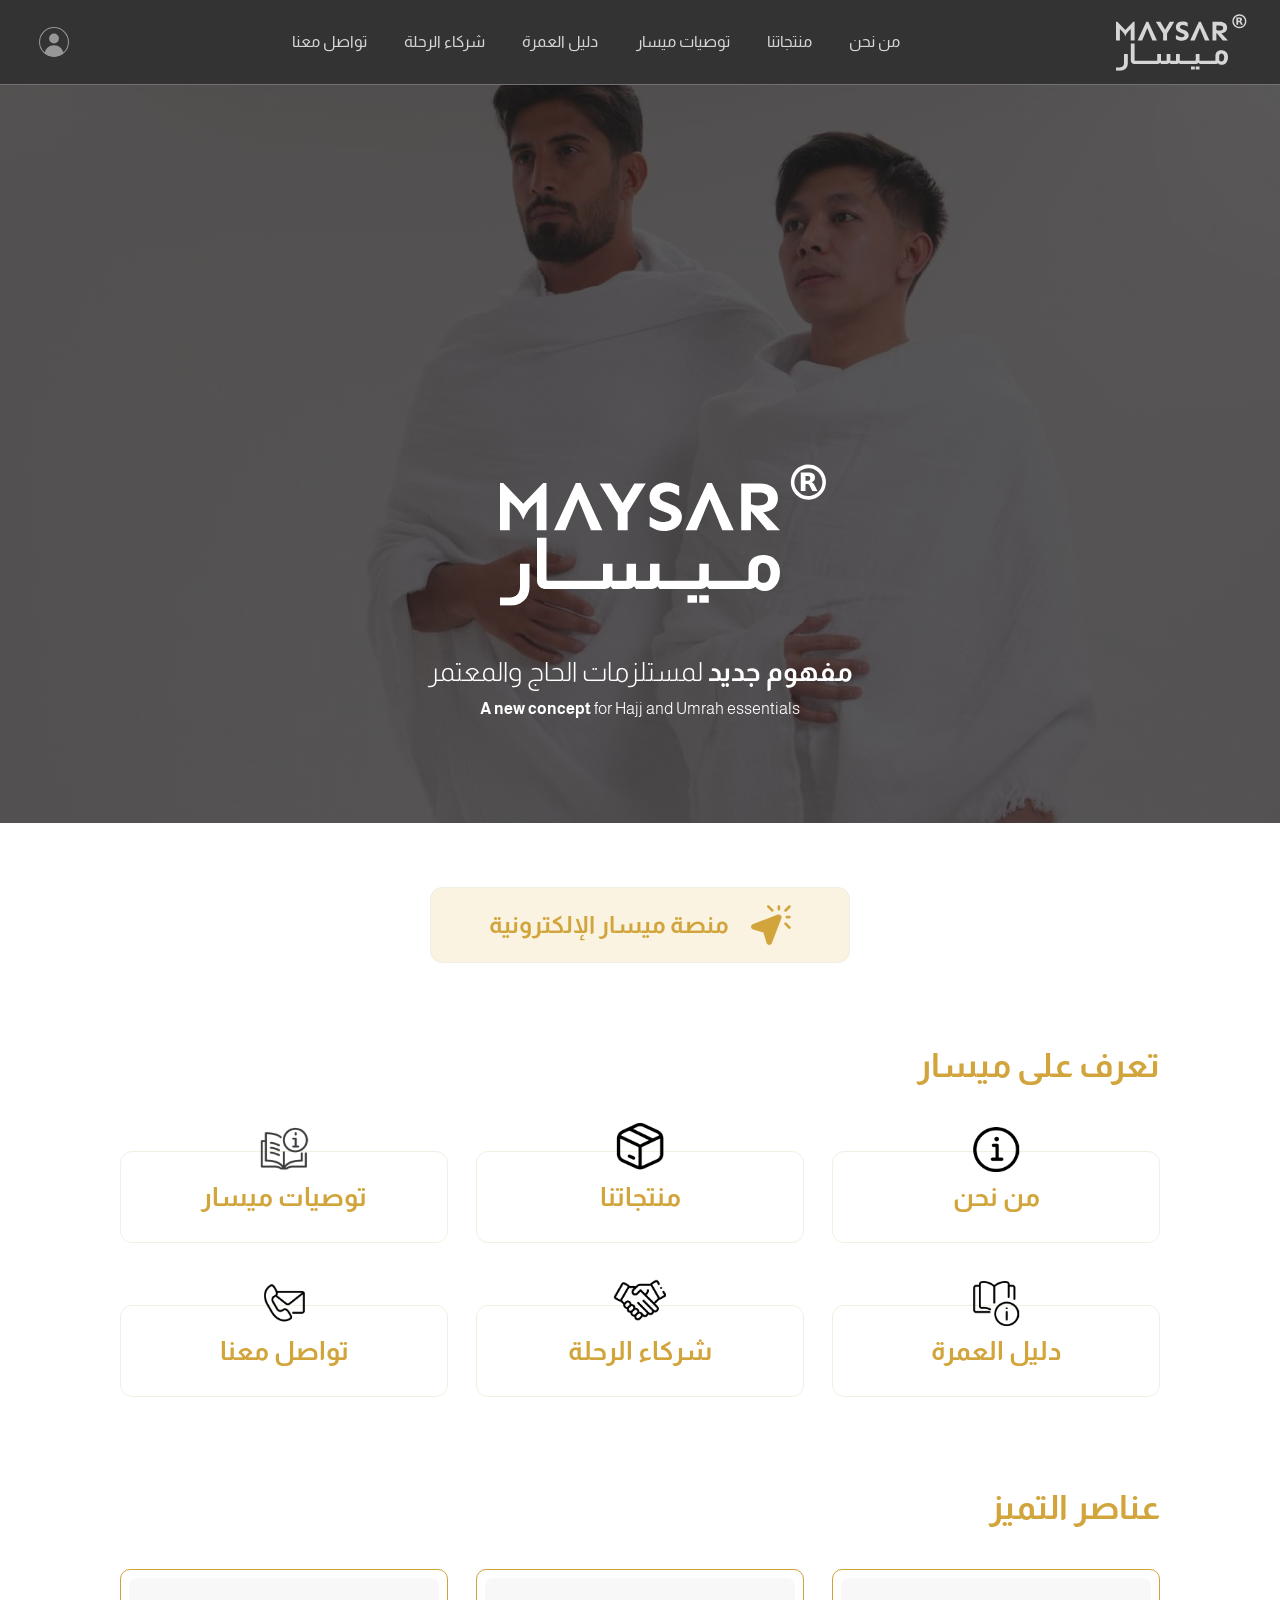
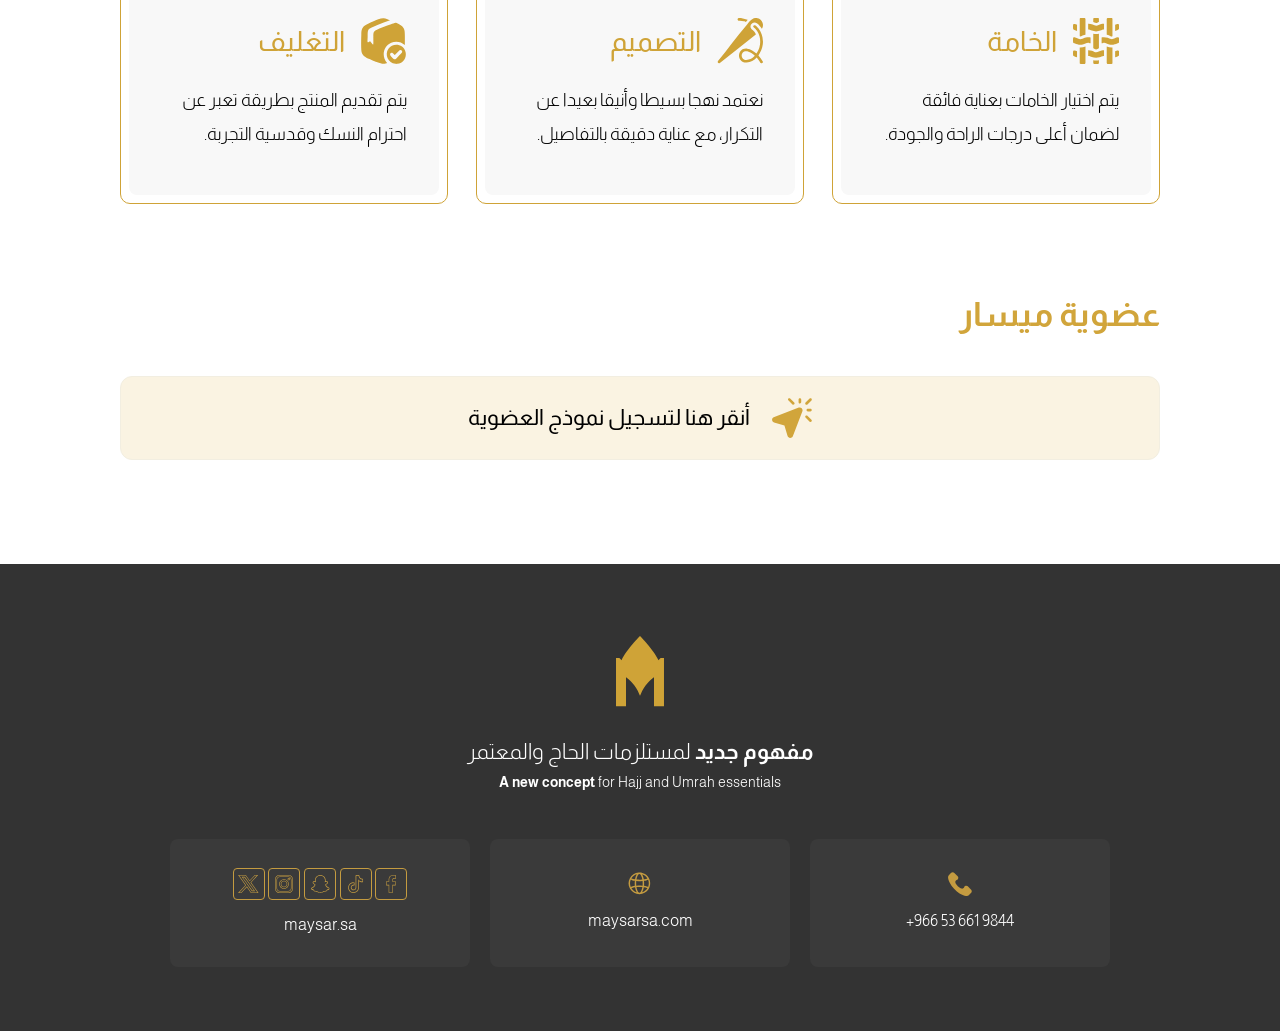
<file: index.html>
<!doctype html>
<html lang="ar" dir="rtl">
	<head>
		<meta charset="utf-8" />
		<meta name="viewport" content="width=device-width, initial-scale=1, viewport-fit=cover" />
		<meta name="color-scheme" content="light" />
		<title>ميسار | مفهوم جديد لمستلزمات الحاج والمعتمر</title>
		<meta
			name="description"
			content="ميسار — مفهوم جديد لمستلزمات الحاج والمعتمر. A new concept for Hajj and Umrah essentials."
		/>
		<link rel="icon" type="image/svg+xml" href="./images/favicon.svg" />
		<link rel="stylesheet" href="./style/index.css" />
		<link rel="preconnect" href="https://fonts.googleapis.com" />
		<link rel="preconnect" href="https://fonts.gstatic.com" crossorigin />
		<link href="https://fonts.googleapis.com/css2?family=Almarai:wght@300;400;700&display=swap" rel="stylesheet" />
	</head>
	<body>
		<svg width="0" height="0" style="position: absolute" aria-hidden="true" focusable="false">
			<defs>
				<symbol id="logo" viewBox="361.63 796.7 424.7 182.29">
					<path
						fill="currentColor"
						d="M 450.37 870.65 L 454.79 860.04 L 462.33 841.63 L 469.87 860.04 L 474.18 870.65 L 478.76 881.86 L 493.42 881.86 L 465.38 821.25 L 459.19 821.25 L 431.15 881.86 L 445.81 881.86 Z M 450.37 870.65 "
					/>
					<path
						fill="currentColor"
						d="M 513.17 881.88 L 525.93 881.88 L 525.93 859.15 L 549.19 821.69 L 534.55 821.69 L 519.46 847.02 L 504.46 821.69 L 489.82 821.69 L 513.17 859.78 Z M 513.17 881.88 "
					/>
					<path
						fill="currentColor"
						d="M 565 822.81 C 561.77 824.34 559.14 826.46 557.14 829.19 C 555.13 831.92 554.13 835.11 554.13 838.76 C 554.13 842.29 554.95 845.51 556.6 848.41 C 558.25 851.32 561.41 853.67 566.07 855.46 L 575.33 859.06 C 577.06 859.72 578.66 860.54 580.13 861.53 C 581.6 862.52 582.33 863.79 582.33 865.35 C 582.33 867.32 581.44 868.8 579.64 869.79 C 577.84 870.78 575.69 871.27 573.17 871.27 C 569.58 871.27 566.2 870.62 563.02 869.3 C 559.85 867.98 556.95 866.36 554.31 864.45 L 554.31 876.75 C 556.7 878.49 559.52 879.96 562.75 881.16 C 565.98 882.36 569.37 882.95 572.9 882.95 C 577.09 882.95 580.91 882.17 584.36 880.62 C 587.8 879.06 590.55 876.92 592.62 874.2 C 594.68 871.47 595.72 868.31 595.72 864.71 C 595.72 861.43 594.73 858.49 592.75 855.91 C 590.78 853.34 587.69 851.15 583.5 849.36 L 576.14 846.3 C 573.62 845.29 571.5 844.27 569.76 843.25 C 568.02 842.23 567.15 840.73 567.15 838.76 C 567.15 837.26 567.65 836.03 568.64 835.07 C 569.62 834.12 570.88 833.4 572.41 832.92 C 573.93 832.44 575.48 832.2 577.04 832.2 C 580.15 832.2 582.93 832.77 585.39 833.91 C 587.84 835.04 590.15 836.27 592.3 837.59 L 592.3 825.29 C 590.33 824.02 587.9 822.92 585.03 821.96 C 582.16 821 578.98 820.52 575.51 820.52 C 571.73 820.52 568.23 821.29 565 822.81 "
					/>
					<path
						fill="currentColor"
						d="M 619.42 870.65 L 619.47 870.65 L 623.89 860.04 L 623.84 860.04 L 631.38 841.63 L 638.92 860.04 L 638.97 860.04 L 643.27 870.65 L 643.23 870.65 L 647.81 881.86 L 662.45 881.86 L 634.43 821.25 L 628.24 821.25 L 600.2 881.86 L 614.86 881.86 Z M 619.42 870.65 "
					/>
					<path
						fill="currentColor"
						d="M 684.6 833.37 L 694.93 833.37 C 698.16 833.37 700.9 834.01 703.15 835.3 C 705.39 836.59 706.52 838.7 706.52 841.63 C 706.52 844.33 705.45 846.41 703.32 847.87 C 701.2 849.34 698.34 850.07 694.75 850.07 C 692.95 850.07 691.17 849.94 689.41 849.67 C 687.64 849.4 686.04 849.03 684.6 848.55 Z M 684.6 857.26 L 705.53 881.87 L 721.96 881.87 L 700.32 858.7 C 703.67 858.46 706.79 857.64 709.66 856.23 C 712.54 854.82 714.86 852.85 716.62 850.3 C 718.39 847.75 719.27 844.72 719.27 841.18 C 719.27 837.83 718.63 834.94 717.34 832.52 C 716.05 830.09 714.32 828.07 712.13 826.45 C 709.94 824.84 707.5 823.64 704.81 822.86 C 702.12 822.08 699.36 821.69 696.55 821.69 L 672.11 821.69 L 672.11 881.87 L 684.6 881.87 Z M 684.6 857.26 "
					/>
					<path
						fill="currentColor"
						d="M 421.48 881.87 L 421.48 821.25 L 417.25 821.25 L 391.56 848.01 L 365.87 821.25 L 361.63 821.25 L 361.63 881.87 L 374.13 881.87 L 374.13 845.21 C 374.15 845.24 374.15 845.24 374.18 845.26 C 375.25 846.12 376.29 847.01 377.34 847.92 C 380.79 850.94 383.97 854.34 386.48 858.32 C 386.62 858.55 386.79 858.78 386.91 859.02 C 388.42 861.5 389.55 863.81 390.39 865.72 C 390.65 866.3 390.98 866.9 391.16 867.41 C 391.3 867.77 391.42 868.11 391.56 868.42 C 391.7 868.11 391.81 867.77 391.95 867.41 C 392.14 866.9 392.46 866.3 392.72 865.72 C 393.56 863.81 394.7 861.5 396.21 859.02 C 396.33 858.78 396.49 858.55 396.63 858.32 C 399.14 854.34 402.33 850.94 405.78 847.92 C 406.82 847.01 407.87 846.12 408.94 845.26 C 408.96 845.24 408.96 845.24 408.98 845.21 L 408.98 881.87 Z M 421.48 881.87 "
					/>
					<path
						fill="currentColor"
						d="M 387.43 953.68 C 387.43 961.96 384.03 966.76 377.07 968.2 C 375.84 968.46 374.49 968.59 373.02 968.64 L 361.63 968.64 L 361.63 978.9 C 363.68 978.9 370.13 978.89 372.17 978.93 C 374.94 978.99 377.73 978.93 380.46 978.39 C 382.81 977.92 385.11 977.14 387.26 976.08 C 389.19 975.13 390.99 973.93 392.57 972.48 C 397.27 968.29 399.64 962.29 399.64 954.68 L 399.64 925.06 L 387.43 925.06 Z M 387.43 953.68 "
					/>
					<path
						fill="currentColor"
						d="M 707.23 946.16 C 705.54 948.51 703.42 949.68 700.74 949.68 C 698.11 949.68 695.71 948.56 693.64 946.39 L 693.64 930.9 C 693.64 928.76 694.3 927.13 695.67 925.87 C 696.84 924.59 698.37 923.99 700.39 923.99 C 703.12 923.99 705.28 924.94 706.98 926.92 C 708.89 929.29 709.84 932.6 709.84 936.79 C 709.84 940.62 708.96 943.77 707.23 946.16 M 714.8 918.52 L 714.78 918.52 C 711 915.31 706.35 913.68 700.93 913.68 C 695.39 913.68 690.95 914.93 687.74 917.4 C 683.62 920.47 681.52 925.01 681.52 930.9 L 681.52 945.37 C 681.52 945.81 681.38 946.19 681.08 946.49 C 680.71 946.86 680.27 947.05 679.78 947.05 L 630.36 947.05 L 630.36 925.06 L 618.23 925.06 L 618.23 945.09 C 618.23 945.65 618.02 946.09 617.53 946.56 C 617.28 946.88 616.86 947.05 616.18 947.05 L 566.95 947.05 L 566.95 925.06 L 554.75 925.06 L 554.75 945.37 C 554.75 946.56 554.26 947.05 553.07 947.05 L 536.65 947.05 L 536.65 946.23 C 536.72 945.49 536.74 944.93 536.74 944.55 L 536.74 925.06 L 524.55 925.06 L 524.55 945.37 C 524.55 946.56 524.06 947.05 522.87 947.05 L 506.4 947.05 C 506.45 946.46 506.45 945.72 506.45 944.84 L 506.45 925.06 L 494.25 925.06 L 494.25 945.37 C 494.25 946.56 493.76 947.05 492.57 947.05 L 428.07 947.05 L 428.07 947.04 L 423.16 947.04 C 422.39 947.04 422.09 946.71 421.86 946.39 C 421.62 946.15 421.49 945.8 421.49 945.36 L 421.49 891.52 L 409.29 891.52 L 409.29 946.9 C 409.29 949.95 410.46 952.55 412.74 954.64 C 414.69 956.48 417.02 957.44 419.65 957.44 L 425.28 957.44 L 425.28 957.45 L 496.09 957.45 C 499.18 957.45 501.77 956.26 503.81 953.91 L 506.68 957.45 L 526.39 957.45 C 529.48 957.45 532.06 956.26 534.11 953.91 L 536.97 957.45 L 556.59 957.45 C 559.66 957.45 562.27 956.26 564.36 953.96 L 567.18 957.45 L 620 957.45 C 623.07 957.45 625.68 956.26 627.77 953.93 L 630.94 957.45 L 683.11 957.45 C 685.8 957.45 688.16 956.56 690.11 954.82 C 693.07 958.36 697.07 960.15 702.02 960.15 C 707.84 960.15 712.66 957.87 716.31 953.33 C 720.06 948.72 721.96 942.86 721.96 935.88 C 721.96 928.43 719.55 922.59 714.8 918.52 "
					/>
					<path
						fill="currentColor"
						d="M 618.14 975.12 L 630.36 975.12 L 630.36 965.57 L 618.14 965.57 Z M 618.14 975.12 "
					/>
					<path
						fill="currentColor"
						d="M 602.98 975.12 L 615.2 975.12 L 615.2 965.57 L 602.98 965.57 Z M 602.98 975.12 "
					/>
					<path
						fill="currentColor"
						d="M 743.93 830.37 C 735.69 818.66 743.85 802.57 758.07 802.04 L 760.01 802.08 C 773.46 803.14 781.12 818.13 773.85 829.63 C 767.04 840.47 751.29 840.85 743.93 830.37 M 779.12 829.57 C 786.34 814.02 774.41 796.7 757.41 797.48 C 739.48 798.33 729.8 819.25 740.62 833.64 C 750.83 847.18 771.99 844.95 779.12 829.57 "
					/>
					<path
						fill="currentColor"
						d="M 754.86 818.2 L 754.86 812.18 C 754.9 812.1 754.96 812.1 755.03 812.1 C 756.06 811.98 758.79 812.08 759.69 812.52 C 761.09 813.18 761.25 815.37 760.73 816.66 C 759.84 818.75 756.65 818.07 754.86 818.2 M 760.41 824.89 C 761.55 826.91 762.45 829.17 763.53 831.23 L 763.64 831.34 L 770.05 831.34 C 770.05 831.23 770 831.13 769.96 831.05 C 768.85 828.66 767.56 825.98 766.29 823.7 C 765.49 822.27 764.33 820.73 762.64 820.33 C 762.62 820.22 762.64 820.27 762.71 820.22 C 762.9 820.12 763.26 820.03 763.49 819.93 C 766.44 818.62 767.41 816.03 766.97 812.91 C 766.38 808.81 762.71 807.91 759.14 807.7 L 748.72 807.71 L 748.72 831.26 L 748.81 831.34 L 754.78 831.34 L 754.86 831.26 L 754.86 822.38 C 756.19 822.42 757.56 822.21 758.74 822.92 C 759.46 823.34 760.01 824.17 760.41 824.89 "
					/>
				</symbol>
				<symbol id="mark" viewBox="492.62 5750.63 96.3 141.64">
					<path
						fill="#cfa337"
						d="M 512.73 5844.8 L 512.73 5833.3 C 512.77 5833.34 512.77 5833.34 512.8 5833.38 C 514.53 5834.76 516.21 5836.19 517.9 5837.64 C 520.86 5840.23 523.66 5842.96 526.25 5845.96 C 528.57 5848.58 530.7 5851.39 532.61 5854.38 C 532.76 5854.61 532.91 5854.83 533.02 5855.05 C 533.14 5855.21 533.21 5855.36 533.29 5855.51 C 535.72 5859.51 537.55 5863.22 538.9 5866.29 C 539.31 5867.22 539.84 5868.2 540.14 5869.02 C 540.36 5869.58 540.55 5870.14 540.77 5870.63 C 541 5870.14 541.19 5869.58 541.41 5869.02 C 541.71 5868.2 542.23 5867.22 542.64 5866.29 C 543.99 5863.22 545.83 5859.51 548.26 5855.51 C 548.34 5855.36 548.41 5855.21 548.52 5855.05 C 548.64 5854.83 548.79 5854.61 548.93 5854.38 C 550.84 5851.39 552.98 5848.58 555.3 5845.96 C 557.88 5842.96 560.69 5840.23 563.65 5837.64 C 565.34 5836.19 567.02 5834.76 568.74 5833.38 C 568.78 5833.34 568.78 5833.34 568.82 5833.3 L 568.82 5892.27 L 588.93 5892.27 L 588.93 5794.74 L 582.11 5794.74 L 580.2 5796.72 L 577.88 5799.15 C 567.32 5776.95 540.77 5750.63 540.77 5750.63 C 540.77 5750.63 514.23 5776.95 503.67 5799.15 L 501.35 5796.72 L 499.44 5794.74 L 492.62 5794.74 L 492.62 5892.27 L 512.73 5892.27 Z M 512.73 5844.8 "
					/>
				</symbol>
				<symbol id="plane" viewBox="767.18 1655.32 91.75 91.63">
					<path
						fill="#d1a53b"
						d="M 795.7 1718.53 L 771.89 1711.37 C 769.27 1710.58 767.56 1708.22 767.37 1705.66 C 767.18 1703.19 768.48 1700.23 771.05 1699.25 L 828.63 1677.29 C 831.02 1676.38 833.6 1677.17 835.29 1678.82 C 837 1680.5 837.85 1683.14 836.92 1685.57 L 814.96 1743.15 C 814 1745.67 811.12 1746.95 808.71 1746.84 C 806.24 1746.73 803.72 1745.18 802.94 1742.59 Z M 795.7 1718.53 "
					/>
					<path
						fill="#d1a53b"
						d="M 818.16 1665.71 C 819.35 1666.91 819.18 1668.69 818.23 1669.79 C 817.31 1670.86 815.3 1671.37 814.15 1670.21 L 804.57 1660.64 C 803.45 1659.52 803.76 1657.62 804.69 1656.65 C 805.8 1655.49 807.49 1655.39 808.83 1656.37 Z M 818.16 1665.71 "
					/>
					<path
						fill="#d1a53b"
						d="M 848.49 1670 C 847.27 1671.21 845.42 1671.02 844.32 1669.98 C 843.21 1668.92 842.97 1666.96 844.16 1665.77 L 853.47 1656.46 C 854.61 1655.32 856.5 1655.52 857.57 1656.54 C 858.67 1657.58 858.93 1659.55 857.73 1660.74 Z M 848.49 1670 "
					/>
					<path
						fill="#d1a53b"
						d="M 857.68 1705.25 C 858.91 1706.47 858.7 1708.33 857.66 1709.41 C 856.66 1710.47 854.72 1710.81 853.57 1709.66 L 844.09 1700.16 C 842.97 1699.04 843.27 1697.16 844.23 1696.16 C 845.21 1695.12 847.17 1694.76 848.33 1695.92 Z M 857.68 1705.25 "
					/>
					<path
						fill="#d1a53b"
						d="M 834.23 1664.71 C 834.23 1666.5 832.86 1667.77 831.27 1667.81 C 829.63 1667.86 828.14 1666.55 828.14 1664.79 L 828.17 1658.69 C 828.18 1657 829.79 1655.83 831.27 1655.88 C 832.99 1655.94 834.24 1657.31 834.24 1659.07 Z M 834.23 1664.71 "
					/>
					<path
						fill="#d1a53b"
						d="M 855.25 1686.06 L 849.42 1686.05 C 847.65 1686.05 846.34 1684.56 846.39 1682.93 C 846.45 1681.2 847.84 1679.96 849.61 1679.97 L 855.14 1679.97 C 856.9 1679.97 858.27 1681.22 858.32 1682.94 C 858.38 1684.55 857.09 1686.06 855.25 1686.06 "
					/>
				</symbol>
				<symbol id="f-weave" viewBox="757.5 3360.23 87.02 87.05">
					<path
						fill="#cfa337"
						d="M 844.52 3398.05 L 844.52 3406.7 C 843.89 3407.89 842.85 3407.75 841.86 3408.19 C 836.21 3410.71 832.15 3411.91 825.82 3410.38 C 821.42 3409.31 819.48 3406.63 814.43 3407.4 C 813.44 3407.55 812.55 3407.89 811.61 3408.22 L 811.61 3397.11 C 812.28 3396.7 813.44 3396.57 814.24 3396.51 C 817.21 3396.31 820.49 3396.66 823.31 3397.63 C 825.34 3398.33 827.04 3399.71 829.19 3400.07 C 834.69 3400.96 837.5 3397.33 842.42 3396.88 C 843.48 3396.78 844.01 3397.15 844.52 3398.05 "
					/>
					<path
						fill="#cfa337"
						d="M 779.73 3360.23 C 780.6 3360.61 780.98 3361.23 781.09 3362.18 L 781.06 3391.66 L 780.8 3391.91 C 779.49 3392.17 778.22 3392.54 776.97 3393 C 774.75 3393.82 772.65 3395.6 770.23 3394.99 L 770.23 3361.5 C 770.23 3361.2 771.16 3360.45 771.42 3360.23 Z M 779.73 3360.23 "
					/>
					<path
						fill="#cfa337"
						d="M 830.95 3360.23 C 831.21 3360.45 832.14 3361.2 832.14 3361.5 L 832.14 3394.99 C 829.86 3395.64 828.01 3394.02 826.03 3393.21 C 824.59 3392.64 823.08 3392.24 821.57 3391.91 L 821.3 3391.66 L 821.28 3362.18 C 821.39 3361.23 821.77 3360.61 822.64 3360.23 Z M 830.95 3360.23 "
					/>
					<path
						fill="#cfa337"
						d="M 805.34 3360.23 C 805.87 3360.65 806.39 3360.72 806.52 3361.51 C 806.79 3363.29 806.36 3365.72 806.5 3367.57 L 806.26 3367.84 C 803.91 3368.84 802.16 3370.22 799.43 3369.44 L 795.86 3367.58 C 796.04 3365.78 795.54 3363.21 795.85 3361.5 C 795.97 3360.84 796.55 3360.58 797.03 3360.23 Z M 805.34 3360.23 "
					/>
					<path
						fill="#cfa337"
						d="M 844.52 3372.61 L 844.52 3381.26 C 843.89 3382.42 842.96 3382.27 841.98 3382.7 C 840.42 3383.38 838.95 3384.39 837.22 3384.65 L 837.22 3372.95 C 838.13 3372.66 839.02 3372.27 839.94 3372.01 C 841.51 3371.58 843.66 3370.69 844.52 3372.61 "
					/>
					<path
						fill="#cfa337"
						d="M 844.52 3422.64 L 844.52 3431.29 C 843.86 3432.48 842.71 3432.42 841.64 3432.9 C 840.21 3433.54 838.81 3434.53 837.22 3434.68 L 837.22 3422.98 C 839.3 3422.56 843.18 3420.11 844.52 3422.64 "
					/>
					<path
						fill="#cfa337"
						d="M 790.75 3408.22 C 789.82 3407.89 788.93 3407.54 787.93 3407.39 C 782.79 3406.65 780.58 3409.56 776 3410.52 C 769.61 3411.86 766.03 3410.58 760.39 3408.14 C 759.18 3407.62 757.84 3407.89 757.67 3406.11 C 757.5 3404.27 757.5 3400.46 757.67 3398.63 C 757.91 3396.2 760.05 3396.88 761.75 3397.28 C 766.88 3398.48 769.52 3401.87 775.38 3399.38 C 778.67 3397.98 780.55 3396.76 784.39 3396.51 C 786.36 3396.39 788.94 3396.38 790.75 3397.11 Z M 790.75 3408.22 "
					/>
					<path
						fill="#cfa337"
						d="M 832.14 3416.02 L 832.14 3445.79 C 832.14 3446.16 831.12 3446.98 830.69 3447.05 C 829.24 3447.28 824.78 3447.21 823.23 3447.07 C 822.79 3447.03 822.41 3446.99 822.04 3446.73 C 821.79 3446.55 821.28 3445.68 821.28 3445.45 L 821.28 3414.33 C 824.8 3415.48 828.4 3416.26 832.14 3416.02 "
					/>
					<path
						fill="#cfa337"
						d="M 781.09 3414.33 L 781.09 3445.45 C 781.09 3445.68 780.57 3446.55 780.32 3446.73 C 779.96 3446.99 779.57 3447.03 779.14 3447.07 C 777.59 3447.21 773.12 3447.28 771.68 3447.05 C 771.24 3446.98 770.23 3446.16 770.23 3445.79 L 770.23 3416.02 C 773.98 3416.27 777.56 3415.48 781.09 3414.33 "
					/>
					<path
						fill="#cfa337"
						d="M 816.2 3371.08 L 816.2 3381.77 C 815.05 3381.88 813.86 3381.95 812.76 3382.32 C 811.64 3382.7 810.48 3383.54 809.36 3384 C 804.41 3386.02 798.09 3386.05 793.13 3384.05 C 791.83 3383.53 790.68 3382.67 789.32 3382.27 C 788.25 3381.96 787.27 3381.89 786.17 3381.77 L 786.17 3371.08 C 789.07 3370.98 791.99 3371.55 794.65 3372.7 C 796.32 3373.41 797.41 3374.33 799.34 3374.62 C 804.41 3375.4 806.47 3372.71 810.9 3371.64 C 812.64 3371.22 814.41 3370.98 816.2 3371.08 "
					/>
					<path
						fill="#cfa337"
						d="M 816.2 3421.11 L 816.2 3431.97 C 812.91 3431.57 810.6 3433.78 807.63 3434.68 C 803.09 3436.07 797.54 3435.88 793.13 3434.08 C 790.83 3433.14 788.89 3431.57 786.17 3431.97 L 786.17 3421.11 C 788.55 3421.07 791.04 3421.46 793.29 3422.22 C 794.98 3422.8 796.45 3423.92 798.09 3424.38 C 804.1 3426.06 806.37 3422.61 811.61 3421.53 C 813.1 3421.23 814.68 3421.08 816.2 3421.11 "
					/>
					<path
						fill="#cfa337"
						d="M 806.53 3390.07 L 806.53 3417.64 C 804.87 3418.48 803.11 3419.77 801.18 3419.77 C 799.22 3419.77 797.55 3418.43 795.84 3417.64 L 795.84 3390.07 C 799.32 3390.82 803.05 3390.82 806.53 3390.07 "
					/>
					<path
						fill="#cfa337"
						d="M 765.14 3384.65 C 763.42 3384.39 761.95 3383.38 760.39 3382.7 C 758.99 3382.09 757.86 3382.53 757.67 3380.5 C 757.51 3378.71 757.5 3374.97 757.67 3373.19 C 758.01 3369.69 763.21 3372.37 765.14 3373.03 Z M 765.14 3384.65 "
					/>
					<path
						fill="#cfa337"
						d="M 765.14 3422.98 L 765.14 3434.68 C 763.53 3434.48 762.18 3433.54 760.73 3432.91 C 759.44 3432.34 757.84 3432.52 757.67 3430.7 C 757.5 3428.86 757.5 3425.06 757.67 3423.22 C 758.01 3419.73 763.22 3422.54 765.14 3422.98 "
					/>
					<path
						fill="#cfa337"
						d="M 806.53 3440.28 L 806.53 3445.96 C 806.53 3446.39 805.5 3446.98 805.07 3447.05 C 803.62 3447.28 799.16 3447.22 797.61 3447.07 C 797.08 3447.02 795.84 3446.5 795.84 3445.96 L 795.84 3440.28 C 799.39 3440.77 802.98 3440.77 806.53 3440.28 "
					/>
				</symbol>
				<symbol id="f-pen" viewBox="744.66 3862.62 88.17 88.16">
					<path
						fill="#cfa337"
						d="M 820.88 3862.68 C 821.48 3862.96 822.21 3862.96 822.88 3863.14 C 826.84 3864.25 830.23 3867.23 831.76 3871.05 C 832.24 3872.25 832.45 3873.48 832.75 3874.72 C 832.68 3875.6 832.83 3876.57 832.75 3877.44 C 832.63 3878.65 831.74 3881.79 831.03 3882.75 C 830.92 3882.89 830.86 3883.09 830.63 3883.03 C 828.14 3879.6 825.2 3875.77 821.81 3873.2 C 813.41 3866.83 804.88 3877.41 810.96 3884.05 C 811.71 3884.88 812.76 3885.42 813.59 3886.17 C 815.35 3887.75 817.62 3890.65 818.7 3892.75 C 818.92 3893.17 819.38 3893.73 819.03 3894.15 C 796.29 3912.67 773.23 3930.78 750.16 3948.9 C 747.59 3950.78 744.66 3947.85 746.54 3945.27 C 764.82 3922.41 782.44 3898.97 801.21 3876.51 C 805.43 3871.46 810.85 3863.36 817.83 3862.68 Z M 820.88 3862.68 "
					/>
					<path
						fill="#cfa337"
						d="M 794.32 3940.62 C 797.29 3943.6 801.42 3943.36 805.21 3942.4 C 809.81 3941.23 813.96 3938.25 817.14 3934.83 C 812.2 3929.48 799.76 3922.09 793.75 3929.41 C 791.07 3932.68 791.33 3937.64 794.32 3940.62 M 832.75 3906.43 L 832.75 3909.82 L 832.39 3913.62 C 831.38 3921.18 828.36 3928.24 824.1 3934.5 C 827.25 3938.21 830.3 3942.05 832.75 3946.28 L 832.75 3947.64 C 831.93 3949.39 830.05 3950.2 828.45 3948.8 C 827.7 3948.14 826.19 3945.4 825.43 3944.36 C 824.5 3943.1 823.56 3941.81 822.57 3940.61 C 822.02 3939.93 821.23 3939.25 820.88 3938.48 C 815.71 3943.64 809.14 3947.73 801.63 3948.14 C 781.57 3949.24 782.27 3919.12 802.48 3921.36 C 809.31 3922.11 815.31 3926.24 820.3 3930.67 C 820.57 3930.73 821.12 3929.74 821.29 3929.48 C 829.29 3917.37 829.88 3899.64 821.53 3887.56 C 819.48 3884.6 816.9 3882.45 814.3 3880.02 C 813.43 3877.78 815.28 3875.6 817.61 3876.56 C 819.57 3877.36 822.97 3881.14 824.34 3882.88 C 829.39 3889.36 832.35 3897.8 832.57 3906.02 Z M 832.75 3906.43 "
					/>
					<path
						fill="#cfa337"
						d="M 789.17 3862.68 C 790.12 3862.74 791.29 3862.91 792.29 3863.05 C 796.06 3863.57 799.7 3864.72 803.25 3866.08 C 803.31 3866.33 803.18 3866.36 803.08 3866.5 C 802.57 3867.22 800.9 3869.23 800.29 3869.81 C 800.12 3869.97 800.03 3870.12 799.77 3870.14 C 799.39 3870.18 796.84 3869.18 796.16 3869.01 C 793.68 3868.36 791.13 3868 788.58 3867.77 C 787.32 3867.66 786.17 3868.07 785.04 3867.23 C 783.31 3865.96 784.04 3863.34 785.95 3862.68 C 787.02 3862.73 788.11 3862.62 789.17 3862.68 "
					/>
				</symbol>
				<symbol id="f-pack" viewBox="748.51 4405.0 87.39 87.22">
					<path
						fill="#cfa337"
						d="M 788.75 4492.14 C 780.61 4490.11 772.39 4486.71 764.78 4483.13 C 756.46 4479.21 749.71 4476.03 749.07 4465.61 C 748.51 4456.49 748.83 4446.48 749.07 4437.32 C 749.24 4431.11 748.74 4426.71 753.05 4421.63 C 756.6 4417.45 767.04 4413.24 772.31 4411.04 C 777.51 4408.87 786.04 4405 791.55 4405.36 C 795.63 4405.63 799.85 4407.88 803.68 4409.17 C 795.68 4412.09 787.62 4414.87 779.77 4418.16 C 776.16 4419.68 772.37 4421.3 768.85 4423.01 C 766.46 4424.17 763.81 4425.2 762.44 4427.62 C 760.77 4430.56 761.2 4437.82 761.12 4441.38 C 761.05 4444.27 760.61 4447.48 760.94 4450.36 C 761.24 4453.04 764.72 4449.09 765.87 4449.32 L 770.45 4455.09 C 771 4455.54 771.5 4455.41 771.88 4454.85 C 772.14 4449.85 771.83 4444.84 771.96 4439.84 C 772.09 4434.68 771.61 4430.73 776.82 4428.09 C 785.41 4423.76 796.46 4419.88 805.63 4416.71 C 807.77 4415.97 812.17 4414.16 814.15 4413.87 C 814.52 4413.82 814.83 4413.78 815.17 4413.96 C 820.77 4416.88 826.39 4418.55 829.59 4424.46 C 832.13 4429.12 831.49 4433.58 831.84 4438.66 L 831.83 4456.38 C 824.7 4450 814.65 4448.25 805.82 4452.16 C 790.8 4458.82 786.92 4478.36 798.08 4490.36 C 798.08 4490.54 795.23 4491.45 794.86 4491.54 C 794.02 4491.76 792.81 4492.07 791.98 4492.14 Z M 788.75 4492.14 "
					/>
					<path
						fill="#cfa337"
						d="M 825.84 4466.61 C 824.86 4465.6 823.03 4465.35 821.84 4466.13 L 812.73 4475.52 C 812.3 4475.59 809.36 4471.99 808.59 4471.56 C 805.36 4469.75 802.1 4473.39 804.61 4476.55 C 805.5 4477.67 809.59 4481.97 810.65 4482.72 C 813.29 4484.59 814.83 4482.65 816.57 4480.87 C 819.2 4477.42 823.44 4474.34 825.97 4470.94 C 826.96 4469.6 827.05 4467.85 825.84 4466.61 M 817.25 4492.14 C 816.33 4492.21 814.78 4492.22 813.86 4492.14 C 800.12 4490.94 792.79 4474.98 800.66 4463.61 C 809.42 4450.95 829.3 4454.5 833.14 4469.39 C 835.9 4480.07 828.34 4491.2 817.25 4492.14 "
					/>
				</symbol>
				<symbol id="i-phone" viewBox="517.64 6176.63 41.95 41.92">
					<path
						fill="#c49b40"
						d="M 550.69 6218.55 L 548.98 6218.55 C 547.32 6218.36 545.76 6217.94 544.18 6217.31 C 536.54 6214.25 529.01 6207.41 524.07 6200.87 C 521.24 6197.11 518.27 6191.97 517.81 6187.29 C 517.64 6185.6 517.89 6183.43 519.06 6182.25 L 523.15 6178.15 C 524.66 6176.63 527.35 6176.84 528.69 6178.18 L 534.53 6183.99 C 535.95 6185.41 536.02 6187.66 534.78 6189.2 C 534.29 6189.81 533.7 6190.13 532.97 6190.41 C 531.38 6191.01 530.2 6192.6 530.46 6194.34 C 530.66 6195.72 531.26 6196.95 532.01 6198.12 C 533.61 6200.62 535.73 6202.7 538.23 6204.28 C 539.21 6204.9 540.2 6205.39 541.32 6205.65 C 543 6206.05 544.77 6205.27 545.6 6203.77 L 546.18 6202.48 C 546.76 6201.44 547.82 6200.79 548.89 6200.64 C 550.12 6200.46 551.33 6200.8 552.21 6201.68 L 558.07 6207.54 C 559.59 6209.06 559.39 6211.78 558.08 6213.09 L 553.95 6217.22 C 553.08 6218.09 551.86 6218.41 550.69 6218.55 "
					/>
				</symbol>
				<symbol id="i-globe" viewBox="518.07 6350.29 48.42 42.61">
					<path
						fill="#c49b40"
						d="M 546.71 6386.36 C 550.24 6385.33 553.71 6382.85 555.71 6379.76 C 555.8 6379.63 556.16 6379.19 556.07 6379.06 C 554.02 6378.3 551.86 6377.72 549.69 6377.46 C 549.17 6380.56 548.34 6383.66 546.71 6386.36 M 534.11 6377.46 C 533.96 6377.34 530.86 6378.08 530.41 6378.2 C 529.79 6378.37 528.34 6378.72 527.84 6379 C 527.77 6379.04 527.69 6379.06 527.71 6379.17 C 529.84 6382.59 533.21 6385.23 537.09 6386.36 C 535.46 6383.66 534.64 6380.56 534.11 6377.46 M 547.12 6377.05 C 544.83 6376.89 542.55 6376.77 540.25 6376.81 L 536.69 6377.05 C 537.13 6379.86 537.94 6383.36 539.7 6385.63 C 541.59 6388.06 543.18 6387.14 544.58 6384.91 C 546.01 6382.65 546.73 6379.68 547.12 6377.05 M 536.41 6366.25 C 536.32 6366.26 536.3 6366.36 536.29 6366.43 C 536.18 6367.15 536.15 6368.17 536.12 6368.91 C 536.07 6370.64 536.12 6372.57 536.29 6374.29 C 536.29 6374.38 536.28 6374.48 536.37 6374.54 L 540.25 6374.25 L 543.63 6374.25 L 547.48 6374.5 C 547.64 6372.64 547.74 6370.77 547.68 6368.91 C 547.67 6368.68 547.61 6368.49 547.59 6368.28 C 547.58 6367.99 547.59 6366.38 547.44 6366.26 L 543.63 6366.55 L 540.25 6366.55 Z M 557.38 6364.07 C 557.29 6364 555.57 6364.64 555.28 6364.73 C 553.55 6365.24 551.79 6365.65 550 6365.91 C 550.26 6367.89 550.25 6369.89 550.25 6371.89 L 550 6374.89 C 551.79 6375.14 553.55 6375.55 555.28 6376.07 C 555.57 6376.16 557.29 6376.8 557.38 6376.73 C 558.97 6372.64 558.97 6368.16 557.38 6364.07 M 533.8 6365.91 C 532.02 6365.64 530.25 6365.24 528.53 6364.73 C 528.24 6364.64 526.51 6364 526.43 6364.07 C 524.83 6368.16 524.83 6372.64 526.43 6376.73 C 526.51 6376.8 528.24 6376.16 528.53 6376.07 C 530.25 6375.55 532.02 6375.15 533.8 6374.89 C 533.55 6372.91 533.55 6370.91 533.56 6368.91 Z M 549.69 6363.33 C 549.85 6363.47 553.23 6362.65 553.71 6362.52 C 554.25 6362.37 555.53 6362.04 555.96 6361.8 C 556.04 6361.76 556.12 6361.73 556.09 6361.63 C 553.96 6358.21 550.61 6355.56 546.71 6354.44 C 548.34 6357.14 549.17 6360.24 549.69 6363.33 M 537.09 6354.44 C 533.56 6355.47 530.1 6357.95 528.09 6361.04 C 528 6361.17 527.64 6361.61 527.74 6361.74 C 529.8 6362.49 531.94 6363.07 534.11 6363.33 C 534.64 6360.24 535.46 6357.14 537.09 6354.44 M 547.12 6363.74 C 546.73 6361.11 546.01 6358.16 544.58 6355.89 C 542.07 6351.9 539.91 6354.12 538.44 6357.35 C 537.54 6359.32 536.98 6361.6 536.69 6363.74 C 538.97 6363.91 541.25 6364.03 543.55 6363.98 Z M 540.76 6351.17 C 556.24 6350.29 566.49 6367.24 558.3 6380.5 C 550.64 6392.89 532.47 6392.62 525.21 6380 C 518.07 6367.61 526.58 6351.99 540.76 6351.17 "
					/>
				</symbol>
				<symbol id="s-x" viewBox="406.43 6531.27 36.55 31.84">
					<path
						fill="#c49b40"
						d="M 431.6 6558.83 L 434.68 6558.83 L 418 6535.54 L 414.93 6535.54 Z M 436.62 6559.83 L 431.09 6559.83 L 412.98 6534.54 L 418.52 6534.54 Z M 429.92 6562.1 L 441.04 6562.1 L 428.39 6544.44 L 439.78 6532.27 L 436.64 6532.27 L 427.04 6542.54 L 419.68 6532.27 L 408.56 6532.27 L 420.73 6549.27 L 408.74 6562.1 L 411.88 6562.1 L 422.1 6551.18 Z M 442.99 6563.11 L 429.41 6563.11 L 422 6552.75 L 412.32 6563.11 L 406.43 6563.11 L 419.44 6549.19 L 406.61 6531.27 L 420.2 6531.27 L 427.14 6540.96 L 436.2 6531.27 L 442.09 6531.27 L 429.69 6544.53 Z M 442.99 6563.11 "
					/>
				</symbol>
				<symbol id="s-ig" viewBox="467.34 6531.27 31.84 31.84">
					<path
						fill="#c49b40"
						d="M 475.81 6534.93 C 473.16 6534.93 471 6537.09 471 6539.74 L 471 6554.63 C 471 6557.29 473.16 6559.45 475.81 6559.45 L 490.7 6559.45 C 493.36 6559.45 495.52 6557.29 495.52 6554.63 L 495.52 6539.74 C 495.52 6537.09 493.36 6534.93 490.7 6534.93 Z M 490.7 6560.45 L 475.81 6560.45 C 472.61 6560.45 470 6557.84 470 6554.63 L 470 6539.74 C 470 6536.54 472.61 6533.93 475.81 6533.93 L 490.7 6533.93 C 493.91 6533.93 496.52 6536.54 496.52 6539.74 L 496.52 6554.63 C 496.52 6557.84 493.91 6560.45 490.7 6560.45 M 475.28 6532.27 C 471.45 6532.27 468.34 6535.38 468.34 6539.21 L 468.34 6555.16 C 468.34 6558.99 471.45 6562.1 475.28 6562.1 L 491.23 6562.1 C 495.06 6562.1 498.18 6558.99 498.18 6555.16 L 498.18 6539.21 C 498.18 6535.38 495.06 6532.27 491.23 6532.27 Z M 491.23 6563.11 L 475.28 6563.11 C 470.9 6563.11 467.34 6559.54 467.34 6555.16 L 467.34 6539.21 C 467.34 6534.83 470.9 6531.27 475.28 6531.27 L 491.23 6531.27 C 495.61 6531.27 499.18 6534.83 499.18 6539.21 L 499.18 6555.16 C 499.18 6559.54 495.61 6563.11 491.23 6563.11 "
					/>
					<path
						fill="#c49b40"
						d="M 483.27 6542.37 C 480.62 6542.37 478.46 6544.53 478.46 6547.18 C 478.46 6549.84 480.62 6552 483.27 6552 C 485.93 6552 488.09 6549.84 488.09 6547.18 C 488.09 6544.53 485.93 6542.37 483.27 6542.37 M 483.27 6553 C 480.07 6553 477.46 6550.39 477.46 6547.18 C 477.46 6543.98 480.07 6541.37 483.27 6541.37 C 486.48 6541.37 489.09 6543.98 489.09 6547.18 C 489.09 6550.39 486.48 6553 483.27 6553 M 483.27 6539.71 C 479.15 6539.71 475.8 6543.06 475.8 6547.18 C 475.8 6551.31 479.15 6554.66 483.27 6554.66 C 487.39 6554.66 490.75 6551.31 490.75 6547.18 C 490.75 6543.06 487.39 6539.71 483.27 6539.71 M 483.27 6555.66 C 478.6 6555.66 474.8 6551.86 474.8 6547.18 C 474.8 6542.51 478.6 6538.71 483.27 6538.71 C 487.95 6538.71 491.75 6542.51 491.75 6547.18 C 491.75 6551.86 487.95 6555.66 483.27 6555.66 "
					/>
					<path
						fill="#c49b40"
						d="M 491.78 6537.58 C 491.18 6537.58 490.69 6538.07 490.69 6538.68 C 490.69 6539.28 491.18 6539.77 491.78 6539.77 C 492.38 6539.77 492.88 6539.28 492.88 6538.68 C 492.88 6538.07 492.38 6537.58 491.78 6537.58 M 491.78 6540.77 C 490.62 6540.77 489.68 6539.83 489.68 6538.68 C 489.68 6537.52 490.62 6536.58 491.78 6536.58 C 492.94 6536.58 493.88 6537.52 493.88 6538.68 C 493.88 6539.83 492.94 6540.77 491.78 6540.77 "
					/>
				</symbol>
				<symbol id="s-snap" viewBox="522.32 6528.83 38.07 36.71">
					<path
						fill="#c49b40"
						d="M 528.84 6542.53 C 528.23 6542.53 527.67 6542.85 527.36 6543.37 C 526.91 6544.11 527.09 6545.06 527.79 6545.58 L 531.29 6548.2 L 531.29 6548.54 C 531.3 6548.71 531.3 6552.61 524.11 6556.11 C 523.91 6556.21 523.78 6556.39 523.77 6556.61 C 523.76 6556.73 523.78 6556.95 524.01 6557.11 C 524.65 6557.55 525.78 6558.18 527.48 6558.59 C 528.02 6558.71 528.46 6559.12 528.61 6559.66 L 528.79 6560.3 C 528.91 6560.72 529.3 6561.03 529.76 6561.05 C 533.71 6561.26 535.35 6562.15 536.79 6562.93 C 538.02 6563.61 539 6564.14 541.35 6564.14 C 543.7 6564.14 544.67 6563.61 545.91 6562.93 C 547.35 6562.15 548.98 6561.26 552.94 6561.05 C 553.39 6561.03 553.79 6560.71 553.91 6560.29 L 554.08 6559.67 C 554.24 6559.12 554.68 6558.71 555.23 6558.59 C 556.92 6558.18 558.04 6557.55 558.69 6557.11 L 558.69 6557.11 C 558.92 6556.95 558.94 6556.73 558.93 6556.61 C 558.91 6556.39 558.79 6556.21 558.59 6556.11 C 551.4 6552.61 551.4 6548.71 551.41 6548.54 L 551.41 6548.2 L 554.91 6545.58 C 555.34 6545.25 555.59 6544.77 555.59 6544.24 C 555.59 6543.93 555.5 6543.64 555.34 6543.36 C 554.96 6542.72 554.17 6542.39 553.43 6542.59 L 550.22 6543.39 L 550.56 6542.22 C 550.8 6541.41 550.92 6540.55 550.92 6539.67 C 550.92 6534.46 546.62 6530.23 541.35 6530.23 C 536.07 6530.23 531.78 6534.46 531.78 6539.67 C 531.78 6540.55 531.9 6541.41 532.13 6542.22 L 532.48 6543.39 L 529.27 6542.59 C 529.11 6542.55 528.98 6542.53 528.84 6542.53 M 541.35 6565.54 C 538.64 6565.54 537.42 6564.87 536.12 6564.16 C 534.75 6563.42 533.32 6562.64 529.69 6562.45 C 528.63 6562.4 527.73 6561.68 527.43 6560.67 L 527.27 6560.03 C 525.64 6559.58 524.27 6559 523.21 6558.26 C 522.63 6557.86 522.32 6557.2 522.37 6556.5 C 522.42 6555.79 522.84 6555.17 523.5 6554.85 C 528.64 6552.34 529.65 6549.75 529.84 6548.87 L 526.95 6546.7 C 525.68 6545.75 525.33 6544 526.16 6542.64 C 526.85 6541.5 528.18 6540.89 529.6 6541.22 L 530.52 6541.46 C 530.43 6540.88 530.38 6540.28 530.38 6539.67 C 530.38 6533.69 535.3 6528.83 541.35 6528.83 C 547.4 6528.83 552.32 6533.69 552.32 6539.67 C 552.32 6540.28 552.27 6540.88 552.17 6541.46 L 553.09 6541.23 C 554.42 6540.89 555.84 6541.47 556.54 6542.64 C 556.84 6543.12 556.99 6543.68 556.99 6544.24 C 556.99 6545.21 556.54 6546.1 555.75 6546.7 L 552.85 6548.87 C 553.05 6549.74 554.05 6552.34 559.2 6554.85 C 559.86 6555.17 560.28 6555.79 560.33 6556.51 C 560.38 6557.2 560.07 6557.86 559.49 6558.26 C 558.42 6559 557.06 6559.58 555.55 6559.95 L 555.27 6560.66 C 554.97 6561.68 554.07 6562.4 553.01 6562.45 C 549.38 6562.64 547.95 6563.42 546.58 6564.16 C 545.28 6564.87 544.05 6565.54 541.35 6565.54 "
					/>
				</symbol>
				<symbol id="s-tt" viewBox="583.51 6529.59 29.64 35.19">
					<path
						fill="#c49b40"
						d="M 599.62 6530.99 L 599.62 6530.99 Z M 594.99 6544.99 L 595 6544.99 Z M 594.38 6544.97 C 594.03 6544.97 593.67 6544.99 593.31 6545.03 C 589.1 6545.51 585.71 6548.91 585.24 6553.12 C 584.95 6555.79 585.76 6558.34 587.53 6560.31 C 589.27 6562.26 591.77 6563.38 594.39 6563.38 C 599.46 6563.38 603.59 6559.25 603.59 6554.18 L 603.59 6537.66 L 604.89 6539.83 C 604.91 6539.85 606.45 6542.2 611.75 6542.39 L 611.75 6538.41 C 606.89 6538.27 604.43 6534.48 604.2 6530.86 L 599.75 6530.98 L 599.75 6554.01 C 599.75 6556.97 597.51 6559.4 594.65 6559.53 C 593.07 6559.6 591.54 6558.98 590.46 6557.82 C 589.38 6556.66 588.88 6555.09 589.07 6553.51 C 589.36 6551.14 591.27 6549.2 593.62 6548.87 C 594.03 6548.81 594.45 6548.8 594.85 6548.84 L 594.85 6544.98 C 594.7 6544.98 594.54 6544.97 594.38 6544.97 M 594.39 6564.78 C 591.38 6564.78 588.5 6563.5 586.48 6561.25 C 584.45 6558.97 583.51 6556.03 583.85 6552.97 C 584.39 6548.11 588.3 6544.19 593.15 6543.64 C 593.8 6543.57 594.45 6543.56 595.08 6543.59 C 595.74 6543.63 596.25 6544.19 596.25 6544.86 L 596.25 6548.98 C 596.25 6549.34 596.1 6549.68 595.84 6549.92 C 595.57 6550.16 595.2 6550.29 594.84 6550.24 C 594.5 6550.2 594.16 6550.21 593.82 6550.26 C 592.08 6550.5 590.67 6551.93 590.46 6553.68 C 590.32 6554.85 590.69 6556.01 591.48 6556.87 C 592.28 6557.73 593.43 6558.19 594.58 6558.13 C 596.66 6558.04 598.35 6556.18 598.35 6554.01 L 598.35 6530.86 C 598.35 6530.16 598.92 6529.59 599.62 6529.59 L 604.31 6529.59 C 604.98 6529.59 605.55 6530.11 605.59 6530.77 C 605.79 6533.78 607.83 6536.91 611.94 6537.15 C 612.62 6537.19 613.15 6537.74 613.15 6538.41 L 613.15 6542.53 C 613.15 6542.87 613.01 6543.2 612.77 6543.44 C 612.52 6543.68 612.2 6543.76 611.86 6543.8 C 608.31 6543.7 606.18 6542.71 604.99 6541.85 L 604.98 6554.76 C 604.67 6560.34 600.04 6564.78 594.39 6564.78 "
					/>
				</symbol>
				<symbol id="s-fb" viewBox="644.03 6528.26 20.98 37.62">
					<path
						fill="#c49b40"
						d="M 663.56 6548.75 C 663.56 6548.76 663.56 6548.77 663.56 6548.79 C 663.56 6548.78 663.56 6548.76 663.56 6548.75 M 645.26 6548.82 L 645.27 6548.82 C 645.27 6548.82 645.27 6548.81 645.27 6548.8 C 645.27 6548.81 645.27 6548.82 645.26 6548.82 M 645.26 6548.82 C 645.26 6548.82 645.26 6548.83 645.26 6548.83 C 645.26 6548.83 645.26 6548.82 645.27 6548.82 Z M 652.05 6564.65 C 652.66 6564.65 653.28 6564.68 653.89 6564.7 C 654.94 6564.74 656.02 6564.79 656.99 6564.7 C 657.12 6564.68 657.27 6564.59 657.3 6564.54 L 657.29 6548.82 L 663.47 6548.82 C 663.5 6548.79 663.54 6548.74 663.55 6548.71 C 663.49 6547.73 663.53 6546.74 663.57 6545.78 C 663.61 6544.75 663.65 6543.68 663.56 6542.71 C 663.55 6542.66 663.5 6542.54 663.45 6542.49 L 657.29 6542.49 L 657.29 6537.69 C 657.29 6537.27 657.61 6536.47 657.91 6536.14 C 658.75 6535.2 660.48 6535.26 662.02 6535.32 C 662.65 6535.34 663.25 6535.37 663.64 6535.31 C 663.7 6535.3 663.76 6535.29 663.78 6535.14 C 663.87 6534.25 663.82 6533.23 663.78 6532.25 C 663.74 6531.33 663.7 6530.38 663.77 6529.49 C 663.74 6529.46 663.68 6529.44 663.64 6529.41 C 663.63 6529.41 663.62 6529.4 663.62 6529.4 L 658.06 6529.4 L 656.12 6529.78 C 653.62 6530.49 651.71 6532.5 651.05 6535.16 C 650.68 6536.61 650.71 6538.11 650.75 6539.71 C 650.76 6540.44 650.77 6541.2 650.75 6541.94 L 650.72 6542.49 L 645.3 6542.49 C 645.33 6542.5 645.27 6542.59 645.26 6542.64 C 645.17 6543.62 645.21 6544.71 645.25 6545.77 C 645.29 6546.75 645.34 6547.77 645.27 6548.73 C 645.29 6548.77 645.32 6548.8 645.36 6548.82 L 650.75 6548.82 L 650.75 6564.57 C 650.79 6564.61 650.86 6564.66 650.91 6564.69 C 651.28 6564.66 651.66 6564.65 652.05 6564.65 M 655.67 6565.89 C 655.06 6565.89 654.45 6565.86 653.84 6565.84 C 652.88 6565.8 651.89 6565.75 651 6565.82 C 650.66 6565.87 650.33 6565.69 650.11 6565.51 C 649.78 6565.26 649.61 6564.99 649.61 6564.72 L 649.61 6549.96 L 645.23 6549.96 C 644.86 6549.96 644.54 6549.63 644.42 6549.49 C 644.19 6549.23 644.1 6548.96 644.14 6548.71 C 644.2 6547.82 644.16 6546.8 644.12 6545.81 C 644.07 6544.72 644.03 6543.59 644.13 6542.54 C 644.18 6541.98 644.68 6541.35 645.3 6541.35 L 649.62 6541.35 C 649.63 6540.81 649.62 6540.27 649.61 6539.73 C 649.58 6538.13 649.55 6536.48 649.95 6534.88 C 650.71 6531.83 652.91 6529.51 655.86 6528.68 L 658 6528.26 L 663.93 6528.26 L 664.06 6528.35 C 664.11 6528.37 664.15 6528.39 664.19 6528.42 C 664.43 6528.55 664.83 6528.77 664.9 6529.36 L 664.91 6529.42 L 664.91 6529.48 C 664.84 6530.33 664.88 6531.28 664.92 6532.2 C 664.96 6533.22 665.01 6534.29 664.91 6535.26 C 664.84 6535.89 664.42 6536.34 663.81 6536.43 C 663.31 6536.51 662.66 6536.48 661.97 6536.46 C 660.82 6536.41 659.24 6536.35 658.75 6536.9 C 658.64 6537.02 658.43 6537.52 658.43 6537.69 L 658.43 6541.35 L 663.52 6541.35 C 664.2 6541.35 664.64 6542.1 664.69 6542.61 C 664.79 6543.65 664.74 6544.75 664.7 6545.82 C 664.66 6546.78 664.62 6547.77 664.69 6548.68 C 664.74 6549.05 664.46 6549.41 664.34 6549.55 C 664.18 6549.74 663.92 6549.96 663.59 6549.96 L 658.43 6549.96 L 658.43 6564.58 C 658.43 6565.28 657.75 6565.76 657.1 6565.82 C 656.64 6565.87 656.16 6565.89 655.67 6565.89 "
					/>
				</symbol>
				<clipPath id="user-clip">
					<circle cx="35.25" cy="35.25" r="34" />
				</clipPath>
			</defs>
		</svg>

		<header class="site-header">
			<div class="header__inner">
				<button
					class="icon-btn menu-btn"
					id="menuBtn"
					type="button"
					aria-expanded="false"
					aria-controls="nav"
					aria-label="فتح القائمة"
				>
					<svg viewBox="0 0 89.5 46" aria-hidden="true" focusable="false" id="menuIcon">
						<g fill="currentColor">
							<rect x="0" y="0" width="89.5" height="5.5" rx="2.75" />
							<rect x="0" y="20.5" width="89.5" height="5.5" rx="2.75" />
							<rect x="0" y="41" width="89.5" height="5.5" rx="2.75" />
						</g>
					</svg>
				</button>

				<a class="logo-h" href="#top" aria-label="ميسار — الصفحة الرئيسية"
					><svg class="logo-h__svg" viewBox="0 0 424.7 182.29" aria-hidden="true" focusable="false">
						<use href="#logo" /></svg
				></a>

				<a class="icon-btn account" href="https://maysarsa.com/" aria-label="حسابي">
					<svg viewBox="0 0 70.5 70.5" aria-hidden="true" focusable="false">
						<circle cx="35.25" cy="35.25" r="34" fill="none" stroke="currentColor" stroke-width="2.4" />
						<g clip-path="url(#user-clip)" fill="currentColor">
							<circle cx="35.25" cy="27" r="11.5" />
							<ellipse cx="35.25" cy="62" rx="22" ry="19" />
						</g>
					</svg>
				</a>

				<nav class="nav" id="nav" aria-label="القائمة الرئيسية">
					<ul>
						<li><a href="./about.html">من نحن</a></li>
						<li><a href="./products.html">منتجاتنا</a></li>
						<li><a href="./recommendations.html">توصيات ميسار</a></li>
						<li><a href="./guide.html">دليل العمرة</a></li>
						<li><a href="./membership.html">شركاء الرحلة</a></li>
						<li><a href="./contact.html">تواصل معنا</a></li>
					</ul>
				</nav>
			</div>
		</header>

		<main id="top">
			<section class="hero" aria-labelledby="hero-title">
				<div class="hero__content">
					<h1 class="logo-hero" id="hero-title">
						<svg class="logo-hero__svg" viewBox="0 0 424.7 182.29" role="img" aria-label="ميسار MAYSAR">
							<use href="#logo" />
						</svg>
					</h1>
					<div class="tagline">
						<p class="tag-ar"><b>مفهوم جديد</b> لمستلزمات الحاج والمعتمر</p>
						<p class="tag-en" lang="en"><b>A new concept</b> for Hajj and Umrah essentials</p>
					</div>
				</div>
			</section>

			<div class="col">
				<div class="platform pad-a">
					<a class="btn" href="https://maysarsa.com/"
						><svg class="btn__icon" viewBox="0 0 91.75 91.63" aria-hidden="true" focusable="false">
							<use href="#plane" /></svg
						><span class="btn__label">منصة ميسار الإلكترونية</span></a
					>
				</div>

				<section class="about pad-a" aria-labelledby="about-t">
					<h2 class="h2" id="about-t">تعرف على ميسار</h2>
					<ul class="quick">
						<li>
							<a class="qcard" href="./about.html"
								><img
									class="qcard__icon"
									style="--w: 91.3"
									src="[data-uri]"
									alt=""
									width="128"
									height="128"
								/>من نحن</a
							>
						</li>
						<li>
							<a class="qcard" href="./products.html"
								><img
									class="qcard__icon"
									style="--w: 103.7"
									src="[data-uri]"
									alt=""
									width="144"
									height="144"
								/>منتجاتنا</a
							>
						</li>
						<li>
							<a class="qcard" href="./recommendations.html"
								><img
									class="qcard__icon"
									style="--w: 95"
									src="[data-uri]"
									alt=""
									width="132"
									height="132"
								/>توصيات ميسار</a
							>
						</li>
						<li>
							<a class="qcard" href="./guide.html"
								><img
									class="qcard__icon"
									style="--w: 91.3"
									src="[data-uri]"
									alt=""
									width="128"
									height="128"
								/>دليل العمرة</a
							>
						</li>
						<li>
							<a class="qcard" href="./membership.html"
								><img
									class="qcard__icon"
									style="--w: 104.4"
									src="[data-uri]"
									alt=""
									width="145"
									height="145"
								/>شركاء الرحلة</a
							>
						</li>
						<li>
							<a class="qcard" href="./contact.html"
								><img
									class="qcard__icon"
									style="--w: 92.2"
									src="[data-uri]"
									alt=""
									width="128"
									height="128"
								/>تواصل معنا</a
							>
						</li>
					</ul>
				</section>

				<section class="features-sec pad-b" aria-labelledby="feat-t">
					<h2 class="h2" id="feat-t">عناصر التميز</h2>
					<div class="ab-cards">
						<article class="ab-card ab-card1">
							<div class="ab-card__in">
								<div class="ab-card__head">
									<svg class="ab-card__icon" viewBox="0 0 87.02 87.05" aria-hidden="true" focusable="false"><use href="#f-weave" /></svg>
									<h3 class="ab-card__title">الخامة</h3>
								</div>
								<p class="ab-card__text"><span class="ln">يتم اختيار الخامات بعناية فائقة لضمان</span> <span class="ln">أعلى درجات الراحة والجودة.</span></p>
							</div>
						</article>
						<article class="ab-card ab-card2">
							<div class="ab-card__in">
								<div class="ab-card__head">
									<svg class="ab-card__icon" viewBox="0 0 88.17 88.16" aria-hidden="true" focusable="false"><use href="#f-pen" /></svg>
									<h3 class="ab-card__title">التصميم</h3>
								</div>
								<p class="ab-card__text"><span class="ln">نعتمد نهجا بسيطا وأنيقا بعيدا عن</span> <span class="ln">التكرار، مع عناية دقيقة بالتفاصيل.</span></p>
							</div>
						</article>
						<article class="ab-card ab-card3">
							<div class="ab-card__in">
								<div class="ab-card__head">
									<svg class="ab-card__icon" viewBox="0 0 87.39 87.22" aria-hidden="true" focusable="false"><use href="#f-pack" /></svg>
									<h3 class="ab-card__title">التغليف</h3>
								</div>
								<p class="ab-card__text"><span class="ln">يتم تقديم المنتج بطريقة تعبر عن</span> <span class="ln">احترام النسك وقدسية التجربة.</span></p>
							</div>
						</article>
					</div>
				</section>

				<section class="member pad-c" aria-labelledby="mem-t">
					<h2 class="h2" id="mem-t">عضوية ميسار</h2>
					<a class="btn btn--dark" href="./contact.html#register"
						><svg class="btn__icon" viewBox="0 0 91.75 91.63" aria-hidden="true" focusable="false">
							<use href="#plane" /></svg
						><span class="btn__label"><span>أنقر هنا لتسجيل</span> <span>نموذج العضوية</span></span></a
					>
				</section>
			</div>
		</main>

		<footer class="site-footer" id="contact">
			<div class="col">
				<div class="foot__brand">
					<svg class="foot__mark" viewBox="0 0 96.3 141.64" role="img" aria-label="شعار ميسار">
						<use href="#mark" />
					</svg>
					<div class="tagline">
						<p class="tag-ar"><b>مفهوم جديد</b> لمستلزمات الحاج والمعتمر</p>
						<p class="tag-en" lang="en"><b>A new concept</b> for Hajj and Umrah essentials</p>
					</div>
				</div>
				<div class="contacts">
					<a class="contact" href="tel:+966536619844"
						><svg class="contact__icon" viewBox="0 0 41.95 41.92" aria-hidden="true" focusable="false">
							<use href="#i-phone" /></svg
						><span class="ltr">+966 53 661 9844</span></a
					>
					<a class="contact" href="https://maysarsa.com/" rel="noopener"
						><svg class="contact__icon" viewBox="0 0 48.42 42.61" aria-hidden="true" focusable="false">
							<use href="#i-globe" /></svg
						><span class="ltr">maysarsa.com</span></a
					>
					<div class="contact">
						<div class="socials">
							<a class="soc" href="https://x.com/maysar_sa" target="_blank" rel="noopener" aria-label="X"
								><svg class="soc__svg" viewBox="0 0 36.55 31.84" aria-hidden="true" focusable="false">
									<use href="#s-x" /></svg
							></a>
							<a
								class="soc"
								href="https://www.instagram.com/maysar.sa"
								target="_blank"
								rel="noopener"
								aria-label="Instagram"
								><svg class="soc__svg" viewBox="0 0 31.84 31.84" aria-hidden="true" focusable="false">
									<use href="#s-ig" /></svg
							></a>
							<a
								class="soc"
								href="https://www.snapchat.com/@maysar.sa"
								target="_blank"
								rel="noopener"
								aria-label="Snapchat"
								><svg class="soc__svg" viewBox="0 0 38.07 36.71" aria-hidden="true" focusable="false">
									<use href="#s-snap" /></svg
							></a>
							<a class="soc" href="https://www.tiktok.com/@maysar.sa" target="_blank" rel="noopener" aria-label="TikTok"
								><svg class="soc__svg" viewBox="0 0 29.64 35.19" aria-hidden="true" focusable="false">
									<use href="#s-tt" /></svg
							></a>
							<a class="soc" href="#" aria-label="Facebook"
								><svg class="soc__svg" viewBox="0 0 20.98 37.62" aria-hidden="true" focusable="false">
									<use href="#s-fb" /></svg
							></a>
						</div>
						<span class="ltr">maysar.sa</span>
					</div>
				</div>
			</div>
		</footer>

		<script src="js/index.js"></script>
	</body>
</html>
</file>
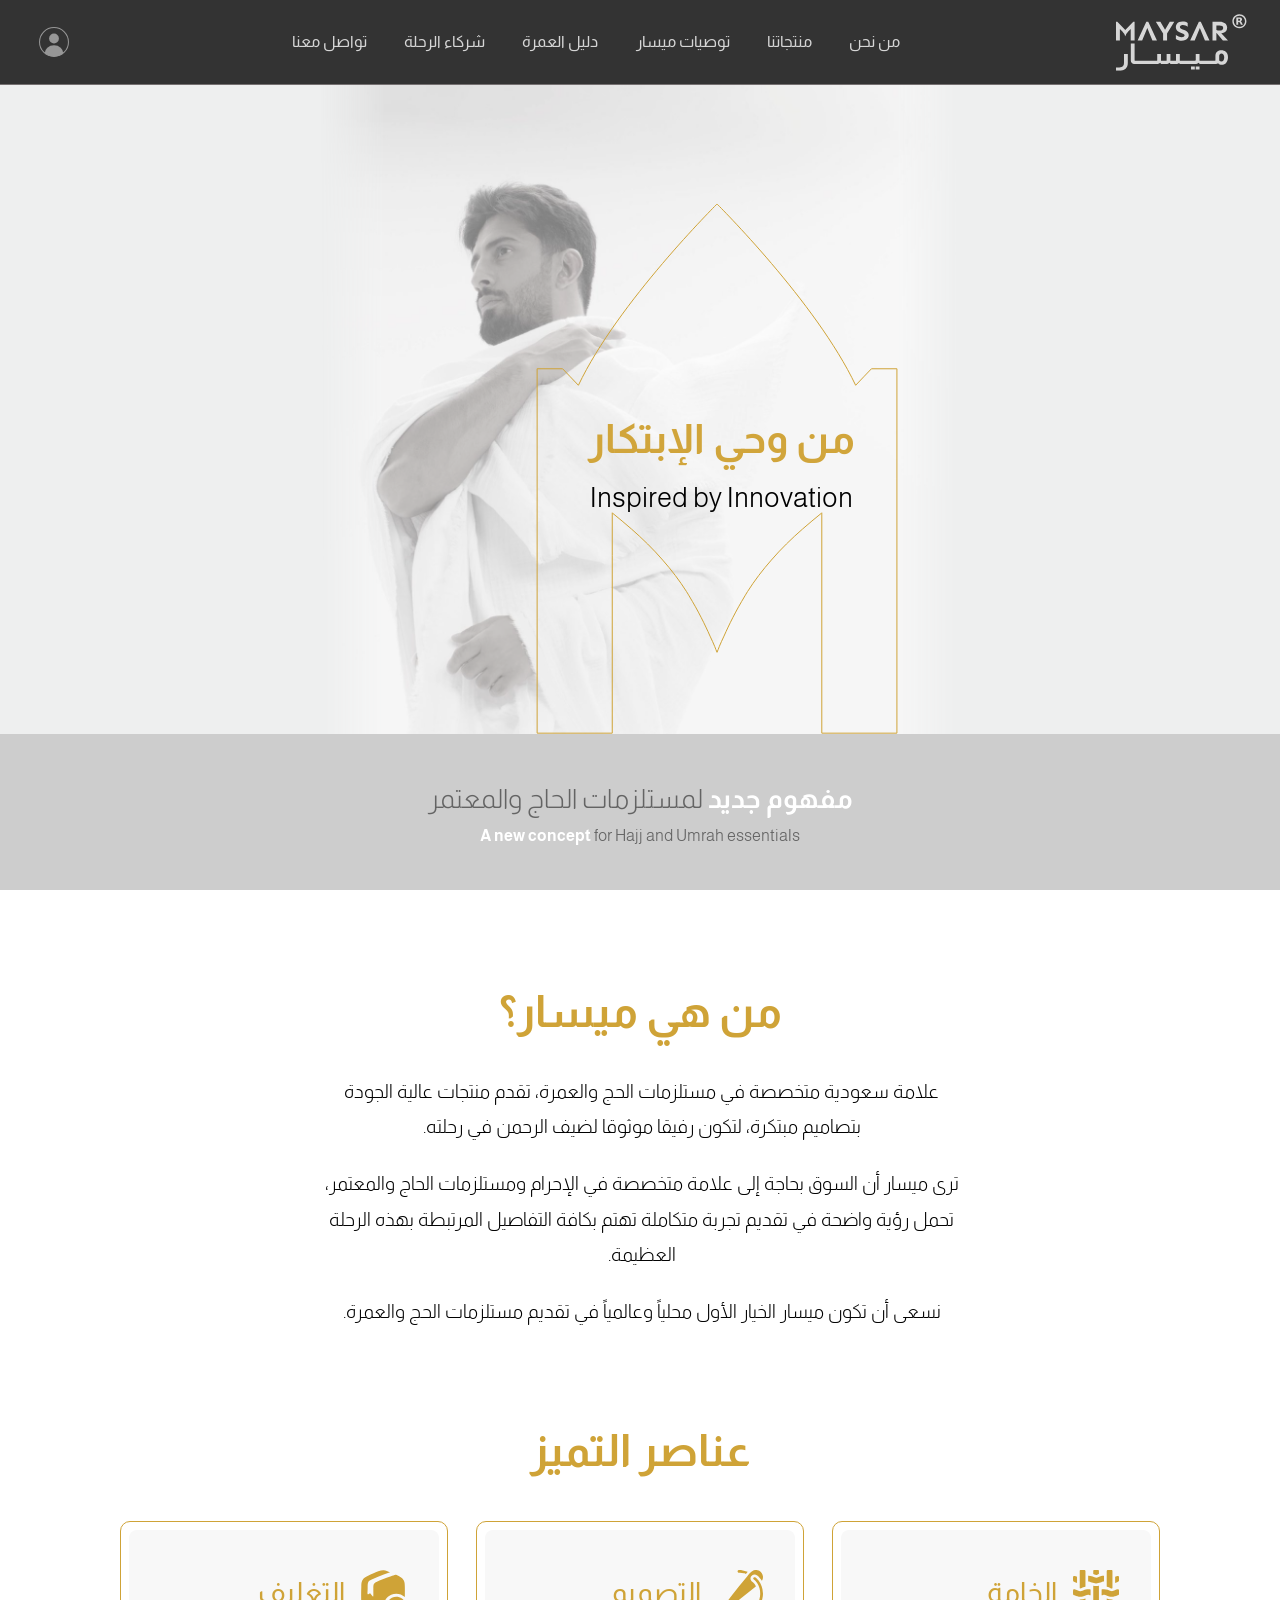
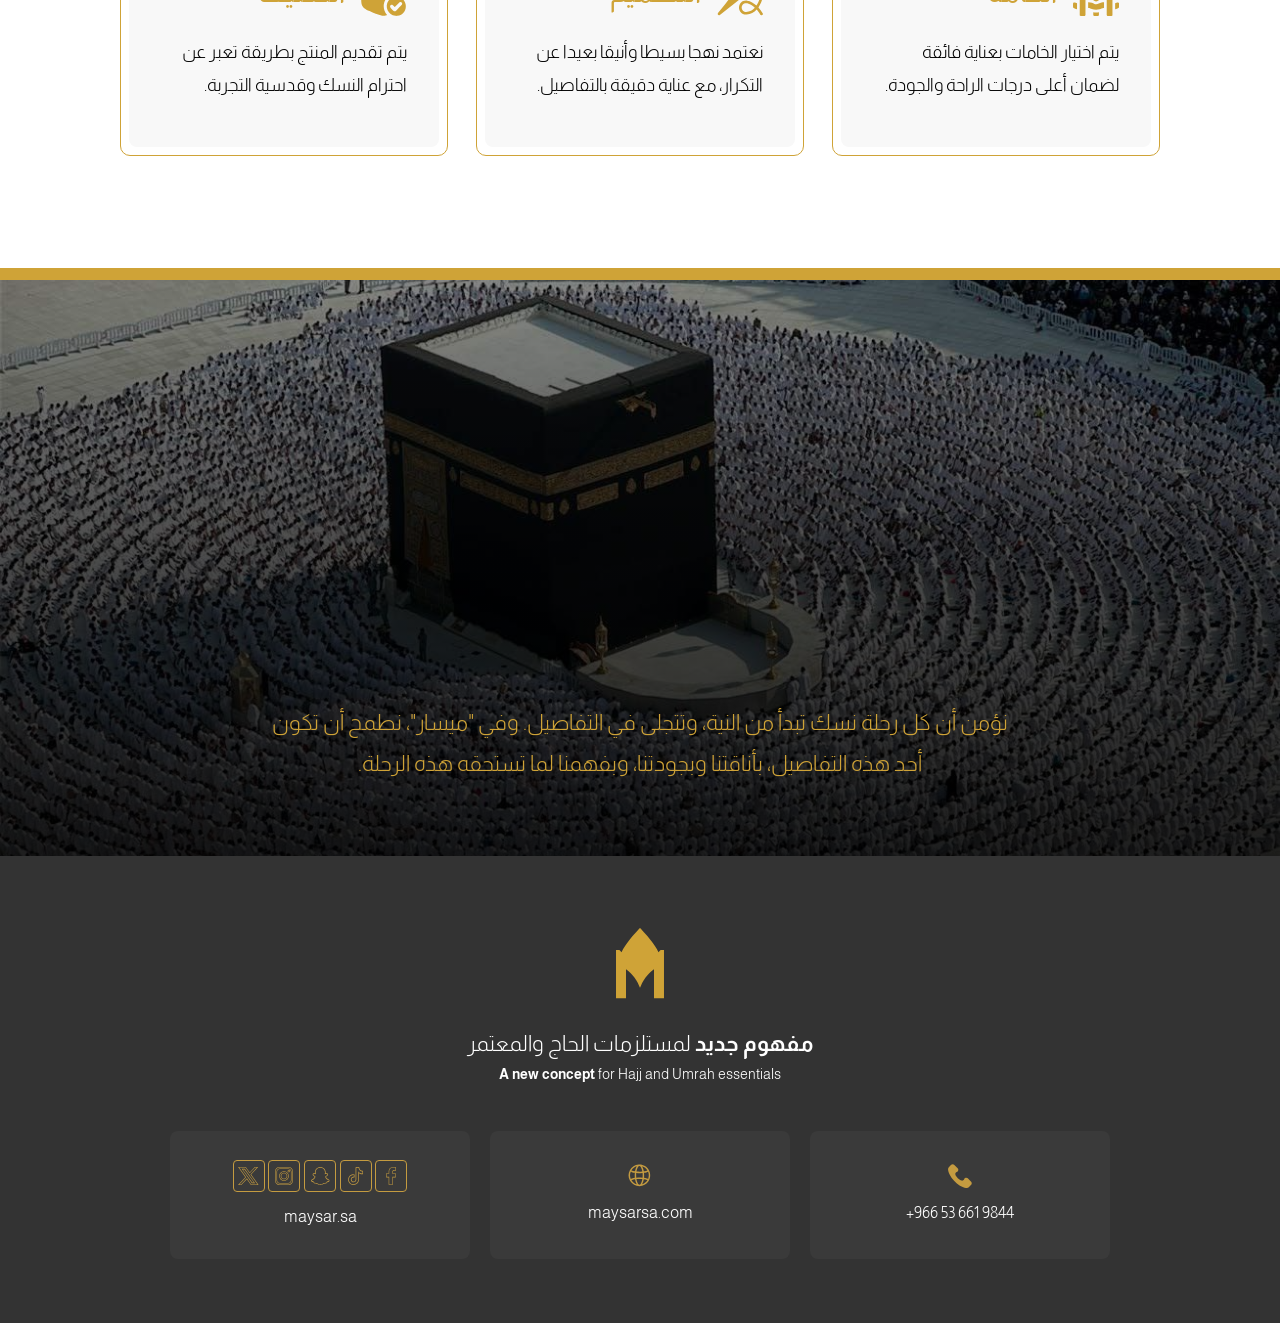
<file: about.html>
<!doctype html>
<html lang="ar" dir="rtl">
	<head>
		<meta charset="utf-8" />
		<meta name="viewport" content="width=device-width, initial-scale=1, viewport-fit=cover" />
		<meta name="color-scheme" content="light" />
		<title>من نحن | ميسار</title>
		<meta name="description" content="من هي ميسار — علامة سعودية متخصصة في مستلزمات الحج والعمرة." />
		<link rel="preconnect" href="https://fonts.googleapis.com" />
		<link rel="preconnect" href="https://fonts.gstatic.com" crossorigin />
		<link href="https://fonts.googleapis.com/css2?family=Almarai:wght@300;400;700&display=swap" rel="stylesheet" />
		<link rel="icon" type="image/svg+xml" href="./images/favicon.svg" />
		<link rel="stylesheet" href="./style/about.css" />
	</head>
	<body>
		<svg width="0" height="0" style="position: absolute" aria-hidden="true" focusable="false">
			<defs>
				<symbol id="logo" viewBox="361.63 796.7 424.7 182.29">
					<path
						fill="currentColor"
						d="M 450.37 870.65 L 454.79 860.04 L 462.33 841.63 L 469.87 860.04 L 474.18 870.65 L 478.76 881.86 L 493.42 881.86 L 465.38 821.25 L 459.19 821.25 L 431.15 881.86 L 445.81 881.86 Z M 450.37 870.65 "
					/>
					<path
						fill="currentColor"
						d="M 513.17 881.88 L 525.93 881.88 L 525.93 859.15 L 549.19 821.69 L 534.55 821.69 L 519.46 847.02 L 504.46 821.69 L 489.82 821.69 L 513.17 859.78 Z M 513.17 881.88 "
					/>
					<path
						fill="currentColor"
						d="M 565 822.81 C 561.77 824.34 559.14 826.46 557.14 829.19 C 555.13 831.92 554.13 835.11 554.13 838.76 C 554.13 842.29 554.95 845.51 556.6 848.41 C 558.25 851.32 561.41 853.67 566.07 855.46 L 575.33 859.06 C 577.06 859.72 578.66 860.54 580.13 861.53 C 581.6 862.52 582.33 863.79 582.33 865.35 C 582.33 867.32 581.44 868.8 579.64 869.79 C 577.84 870.78 575.69 871.27 573.17 871.27 C 569.58 871.27 566.2 870.62 563.02 869.3 C 559.85 867.98 556.95 866.36 554.31 864.45 L 554.31 876.75 C 556.7 878.49 559.52 879.96 562.75 881.16 C 565.98 882.36 569.37 882.95 572.9 882.95 C 577.09 882.95 580.91 882.17 584.36 880.62 C 587.8 879.06 590.55 876.92 592.62 874.2 C 594.68 871.47 595.72 868.31 595.72 864.71 C 595.72 861.43 594.73 858.49 592.75 855.91 C 590.78 853.34 587.69 851.15 583.5 849.36 L 576.14 846.3 C 573.62 845.29 571.5 844.27 569.76 843.25 C 568.02 842.23 567.15 840.73 567.15 838.76 C 567.15 837.26 567.65 836.03 568.64 835.07 C 569.62 834.12 570.88 833.4 572.41 832.92 C 573.93 832.44 575.48 832.2 577.04 832.2 C 580.15 832.2 582.93 832.77 585.39 833.91 C 587.84 835.04 590.15 836.27 592.3 837.59 L 592.3 825.29 C 590.33 824.02 587.9 822.92 585.03 821.96 C 582.16 821 578.98 820.52 575.51 820.52 C 571.73 820.52 568.23 821.29 565 822.81 "
					/>
					<path
						fill="currentColor"
						d="M 619.42 870.65 L 619.47 870.65 L 623.89 860.04 L 623.84 860.04 L 631.38 841.63 L 638.92 860.04 L 638.97 860.04 L 643.27 870.65 L 643.23 870.65 L 647.81 881.86 L 662.45 881.86 L 634.43 821.25 L 628.24 821.25 L 600.2 881.86 L 614.86 881.86 Z M 619.42 870.65 "
					/>
					<path
						fill="currentColor"
						d="M 684.6 833.37 L 694.93 833.37 C 698.16 833.37 700.9 834.01 703.15 835.3 C 705.39 836.59 706.52 838.7 706.52 841.63 C 706.52 844.33 705.45 846.41 703.32 847.87 C 701.2 849.34 698.34 850.07 694.75 850.07 C 692.95 850.07 691.17 849.94 689.41 849.67 C 687.64 849.4 686.04 849.03 684.6 848.55 Z M 684.6 857.26 L 705.53 881.87 L 721.96 881.87 L 700.32 858.7 C 703.67 858.46 706.79 857.64 709.66 856.23 C 712.54 854.82 714.86 852.85 716.62 850.3 C 718.39 847.75 719.27 844.72 719.27 841.18 C 719.27 837.83 718.63 834.94 717.34 832.52 C 716.05 830.09 714.32 828.07 712.13 826.45 C 709.94 824.84 707.5 823.64 704.81 822.86 C 702.12 822.08 699.36 821.69 696.55 821.69 L 672.11 821.69 L 672.11 881.87 L 684.6 881.87 Z M 684.6 857.26 "
					/>
					<path
						fill="currentColor"
						d="M 421.48 881.87 L 421.48 821.25 L 417.25 821.25 L 391.56 848.01 L 365.87 821.25 L 361.63 821.25 L 361.63 881.87 L 374.13 881.87 L 374.13 845.21 C 374.15 845.24 374.15 845.24 374.18 845.26 C 375.25 846.12 376.29 847.01 377.34 847.92 C 380.79 850.94 383.97 854.34 386.48 858.32 C 386.62 858.55 386.79 858.78 386.91 859.02 C 388.42 861.5 389.55 863.81 390.39 865.72 C 390.65 866.3 390.98 866.9 391.16 867.41 C 391.3 867.77 391.42 868.11 391.56 868.42 C 391.7 868.11 391.81 867.77 391.95 867.41 C 392.14 866.9 392.46 866.3 392.72 865.72 C 393.56 863.81 394.7 861.5 396.21 859.02 C 396.33 858.78 396.49 858.55 396.63 858.32 C 399.14 854.34 402.33 850.94 405.78 847.92 C 406.82 847.01 407.87 846.12 408.94 845.26 C 408.96 845.24 408.96 845.24 408.98 845.21 L 408.98 881.87 Z M 421.48 881.87 "
					/>
					<path
						fill="currentColor"
						d="M 387.43 953.68 C 387.43 961.96 384.03 966.76 377.07 968.2 C 375.84 968.46 374.49 968.59 373.02 968.64 L 361.63 968.64 L 361.63 978.9 C 363.68 978.9 370.13 978.89 372.17 978.93 C 374.94 978.99 377.73 978.93 380.46 978.39 C 382.81 977.92 385.11 977.14 387.26 976.08 C 389.19 975.13 390.99 973.93 392.57 972.48 C 397.27 968.29 399.64 962.29 399.64 954.68 L 399.64 925.06 L 387.43 925.06 Z M 387.43 953.68 "
					/>
					<path
						fill="currentColor"
						d="M 707.23 946.16 C 705.54 948.51 703.42 949.68 700.74 949.68 C 698.11 949.68 695.71 948.56 693.64 946.39 L 693.64 930.9 C 693.64 928.76 694.3 927.13 695.67 925.87 C 696.84 924.59 698.37 923.99 700.39 923.99 C 703.12 923.99 705.28 924.94 706.98 926.92 C 708.89 929.29 709.84 932.6 709.84 936.79 C 709.84 940.62 708.96 943.77 707.23 946.16 M 714.8 918.52 L 714.78 918.52 C 711 915.31 706.35 913.68 700.93 913.68 C 695.39 913.68 690.95 914.93 687.74 917.4 C 683.62 920.47 681.52 925.01 681.52 930.9 L 681.52 945.37 C 681.52 945.81 681.38 946.19 681.08 946.49 C 680.71 946.86 680.27 947.05 679.78 947.05 L 630.36 947.05 L 630.36 925.06 L 618.23 925.06 L 618.23 945.09 C 618.23 945.65 618.02 946.09 617.53 946.56 C 617.28 946.88 616.86 947.05 616.18 947.05 L 566.95 947.05 L 566.95 925.06 L 554.75 925.06 L 554.75 945.37 C 554.75 946.56 554.26 947.05 553.07 947.05 L 536.65 947.05 L 536.65 946.23 C 536.72 945.49 536.74 944.93 536.74 944.55 L 536.74 925.06 L 524.55 925.06 L 524.55 945.37 C 524.55 946.56 524.06 947.05 522.87 947.05 L 506.4 947.05 C 506.45 946.46 506.45 945.72 506.45 944.84 L 506.45 925.06 L 494.25 925.06 L 494.25 945.37 C 494.25 946.56 493.76 947.05 492.57 947.05 L 428.07 947.05 L 428.07 947.04 L 423.16 947.04 C 422.39 947.04 422.09 946.71 421.86 946.39 C 421.62 946.15 421.49 945.8 421.49 945.36 L 421.49 891.52 L 409.29 891.52 L 409.29 946.9 C 409.29 949.95 410.46 952.55 412.74 954.64 C 414.69 956.48 417.02 957.44 419.65 957.44 L 425.28 957.44 L 425.28 957.45 L 496.09 957.45 C 499.18 957.45 501.77 956.26 503.81 953.91 L 506.68 957.45 L 526.39 957.45 C 529.48 957.45 532.06 956.26 534.11 953.91 L 536.97 957.45 L 556.59 957.45 C 559.66 957.45 562.27 956.26 564.36 953.96 L 567.18 957.45 L 620 957.45 C 623.07 957.45 625.68 956.26 627.77 953.93 L 630.94 957.45 L 683.11 957.45 C 685.8 957.45 688.16 956.56 690.11 954.82 C 693.07 958.36 697.07 960.15 702.02 960.15 C 707.84 960.15 712.66 957.87 716.31 953.33 C 720.06 948.72 721.96 942.86 721.96 935.88 C 721.96 928.43 719.55 922.59 714.8 918.52 "
					/>
					<path
						fill="currentColor"
						d="M 618.14 975.12 L 630.36 975.12 L 630.36 965.57 L 618.14 965.57 Z M 618.14 975.12 "
					/>
					<path
						fill="currentColor"
						d="M 602.98 975.12 L 615.2 975.12 L 615.2 965.57 L 602.98 965.57 Z M 602.98 975.12 "
					/>
					<path
						fill="currentColor"
						d="M 743.93 830.37 C 735.69 818.66 743.85 802.57 758.07 802.04 L 760.01 802.08 C 773.46 803.14 781.12 818.13 773.85 829.63 C 767.04 840.47 751.29 840.85 743.93 830.37 M 779.12 829.57 C 786.34 814.02 774.41 796.7 757.41 797.48 C 739.48 798.33 729.8 819.25 740.62 833.64 C 750.83 847.18 771.99 844.95 779.12 829.57 "
					/>
					<path
						fill="currentColor"
						d="M 754.86 818.2 L 754.86 812.18 C 754.9 812.1 754.96 812.1 755.03 812.1 C 756.06 811.98 758.79 812.08 759.69 812.52 C 761.09 813.18 761.25 815.37 760.73 816.66 C 759.84 818.75 756.65 818.07 754.86 818.2 M 760.41 824.89 C 761.55 826.91 762.45 829.17 763.53 831.23 L 763.64 831.34 L 770.05 831.34 C 770.05 831.23 770 831.13 769.96 831.05 C 768.85 828.66 767.56 825.98 766.29 823.7 C 765.49 822.27 764.33 820.73 762.64 820.33 C 762.62 820.22 762.64 820.27 762.71 820.22 C 762.9 820.12 763.26 820.03 763.49 819.93 C 766.44 818.62 767.41 816.03 766.97 812.91 C 766.38 808.81 762.71 807.91 759.14 807.7 L 748.72 807.71 L 748.72 831.26 L 748.81 831.34 L 754.78 831.34 L 754.86 831.26 L 754.86 822.38 C 756.19 822.42 757.56 822.21 758.74 822.92 C 759.46 823.34 760.01 824.17 760.41 824.89 "
					/>
				</symbol>
				<symbol id="mark" viewBox="492.62 5750.63 96.3 141.64">
					<path
						fill="#cfa337"
						d="M 512.73 5844.8 L 512.73 5833.3 C 512.77 5833.34 512.77 5833.34 512.8 5833.38 C 514.53 5834.76 516.21 5836.19 517.9 5837.64 C 520.86 5840.23 523.66 5842.96 526.25 5845.96 C 528.57 5848.58 530.7 5851.39 532.61 5854.38 C 532.76 5854.61 532.91 5854.83 533.02 5855.05 C 533.14 5855.21 533.21 5855.36 533.29 5855.51 C 535.72 5859.51 537.55 5863.22 538.9 5866.29 C 539.31 5867.22 539.84 5868.2 540.14 5869.02 C 540.36 5869.58 540.55 5870.14 540.77 5870.63 C 541 5870.14 541.19 5869.58 541.41 5869.02 C 541.71 5868.2 542.23 5867.22 542.64 5866.29 C 543.99 5863.22 545.83 5859.51 548.26 5855.51 C 548.34 5855.36 548.41 5855.21 548.52 5855.05 C 548.64 5854.83 548.79 5854.61 548.93 5854.38 C 550.84 5851.39 552.98 5848.58 555.3 5845.96 C 557.88 5842.96 560.69 5840.23 563.65 5837.64 C 565.34 5836.19 567.02 5834.76 568.74 5833.38 C 568.78 5833.34 568.78 5833.34 568.82 5833.3 L 568.82 5892.27 L 588.93 5892.27 L 588.93 5794.74 L 582.11 5794.74 L 580.2 5796.72 L 577.88 5799.15 C 567.32 5776.95 540.77 5750.63 540.77 5750.63 C 540.77 5750.63 514.23 5776.95 503.67 5799.15 L 501.35 5796.72 L 499.44 5794.74 L 492.62 5794.74 L 492.62 5892.27 L 512.73 5892.27 Z M 512.73 5844.8 "
					/>
				</symbol>
				<symbol id="plane" viewBox="767.18 1655.32 91.75 91.63">
					<path
						fill="#d1a53b"
						d="M 795.7 1718.53 L 771.89 1711.37 C 769.27 1710.58 767.56 1708.22 767.37 1705.66 C 767.18 1703.19 768.48 1700.23 771.05 1699.25 L 828.63 1677.29 C 831.02 1676.38 833.6 1677.17 835.29 1678.82 C 837 1680.5 837.85 1683.14 836.92 1685.57 L 814.96 1743.15 C 814 1745.67 811.12 1746.95 808.71 1746.84 C 806.24 1746.73 803.72 1745.18 802.94 1742.59 Z M 795.7 1718.53 "
					/>
					<path
						fill="#d1a53b"
						d="M 818.16 1665.71 C 819.35 1666.91 819.18 1668.69 818.23 1669.79 C 817.31 1670.86 815.3 1671.37 814.15 1670.21 L 804.57 1660.64 C 803.45 1659.52 803.76 1657.62 804.69 1656.65 C 805.8 1655.49 807.49 1655.39 808.83 1656.37 Z M 818.16 1665.71 "
					/>
					<path
						fill="#d1a53b"
						d="M 848.49 1670 C 847.27 1671.21 845.42 1671.02 844.32 1669.98 C 843.21 1668.92 842.97 1666.96 844.16 1665.77 L 853.47 1656.46 C 854.61 1655.32 856.5 1655.52 857.57 1656.54 C 858.67 1657.58 858.93 1659.55 857.73 1660.74 Z M 848.49 1670 "
					/>
					<path
						fill="#d1a53b"
						d="M 857.68 1705.25 C 858.91 1706.47 858.7 1708.33 857.66 1709.41 C 856.66 1710.47 854.72 1710.81 853.57 1709.66 L 844.09 1700.16 C 842.97 1699.04 843.27 1697.16 844.23 1696.16 C 845.21 1695.12 847.17 1694.76 848.33 1695.92 Z M 857.68 1705.25 "
					/>
					<path
						fill="#d1a53b"
						d="M 834.23 1664.71 C 834.23 1666.5 832.86 1667.77 831.27 1667.81 C 829.63 1667.86 828.14 1666.55 828.14 1664.79 L 828.17 1658.69 C 828.18 1657 829.79 1655.83 831.27 1655.88 C 832.99 1655.94 834.24 1657.31 834.24 1659.07 Z M 834.23 1664.71 "
					/>
					<path
						fill="#d1a53b"
						d="M 855.25 1686.06 L 849.42 1686.05 C 847.65 1686.05 846.34 1684.56 846.39 1682.93 C 846.45 1681.2 847.84 1679.96 849.61 1679.97 L 855.14 1679.97 C 856.9 1679.97 858.27 1681.22 858.32 1682.94 C 858.38 1684.55 857.09 1686.06 855.25 1686.06 "
					/>
				</symbol>
				<symbol id="f-weave" viewBox="757.5 3360.23 87.02 87.05">
					<path
						fill="#cfa337"
						d="M 844.52 3398.05 L 844.52 3406.7 C 843.89 3407.89 842.85 3407.75 841.86 3408.19 C 836.21 3410.71 832.15 3411.91 825.82 3410.38 C 821.42 3409.31 819.48 3406.63 814.43 3407.4 C 813.44 3407.55 812.55 3407.89 811.61 3408.22 L 811.61 3397.11 C 812.28 3396.7 813.44 3396.57 814.24 3396.51 C 817.21 3396.31 820.49 3396.66 823.31 3397.63 C 825.34 3398.33 827.04 3399.71 829.19 3400.07 C 834.69 3400.96 837.5 3397.33 842.42 3396.88 C 843.48 3396.78 844.01 3397.15 844.52 3398.05 "
					/>
					<path
						fill="#cfa337"
						d="M 779.73 3360.23 C 780.6 3360.61 780.98 3361.23 781.09 3362.18 L 781.06 3391.66 L 780.8 3391.91 C 779.49 3392.17 778.22 3392.54 776.97 3393 C 774.75 3393.82 772.65 3395.6 770.23 3394.99 L 770.23 3361.5 C 770.23 3361.2 771.16 3360.45 771.42 3360.23 Z M 779.73 3360.23 "
					/>
					<path
						fill="#cfa337"
						d="M 830.95 3360.23 C 831.21 3360.45 832.14 3361.2 832.14 3361.5 L 832.14 3394.99 C 829.86 3395.64 828.01 3394.02 826.03 3393.21 C 824.59 3392.64 823.08 3392.24 821.57 3391.91 L 821.3 3391.66 L 821.28 3362.18 C 821.39 3361.23 821.77 3360.61 822.64 3360.23 Z M 830.95 3360.23 "
					/>
					<path
						fill="#cfa337"
						d="M 805.34 3360.23 C 805.87 3360.65 806.39 3360.72 806.52 3361.51 C 806.79 3363.29 806.36 3365.72 806.5 3367.57 L 806.26 3367.84 C 803.91 3368.84 802.16 3370.22 799.43 3369.44 L 795.86 3367.58 C 796.04 3365.78 795.54 3363.21 795.85 3361.5 C 795.97 3360.84 796.55 3360.58 797.03 3360.23 Z M 805.34 3360.23 "
					/>
					<path
						fill="#cfa337"
						d="M 844.52 3372.61 L 844.52 3381.26 C 843.89 3382.42 842.96 3382.27 841.98 3382.7 C 840.42 3383.38 838.95 3384.39 837.22 3384.65 L 837.22 3372.95 C 838.13 3372.66 839.02 3372.27 839.94 3372.01 C 841.51 3371.58 843.66 3370.69 844.52 3372.61 "
					/>
					<path
						fill="#cfa337"
						d="M 844.52 3422.64 L 844.52 3431.29 C 843.86 3432.48 842.71 3432.42 841.64 3432.9 C 840.21 3433.54 838.81 3434.53 837.22 3434.68 L 837.22 3422.98 C 839.3 3422.56 843.18 3420.11 844.52 3422.64 "
					/>
					<path
						fill="#cfa337"
						d="M 790.75 3408.22 C 789.82 3407.89 788.93 3407.54 787.93 3407.39 C 782.79 3406.65 780.58 3409.56 776 3410.52 C 769.61 3411.86 766.03 3410.58 760.39 3408.14 C 759.18 3407.62 757.84 3407.89 757.67 3406.11 C 757.5 3404.27 757.5 3400.46 757.67 3398.63 C 757.91 3396.2 760.05 3396.88 761.75 3397.28 C 766.88 3398.48 769.52 3401.87 775.38 3399.38 C 778.67 3397.98 780.55 3396.76 784.39 3396.51 C 786.36 3396.39 788.94 3396.38 790.75 3397.11 Z M 790.75 3408.22 "
					/>
					<path
						fill="#cfa337"
						d="M 832.14 3416.02 L 832.14 3445.79 C 832.14 3446.16 831.12 3446.98 830.69 3447.05 C 829.24 3447.28 824.78 3447.21 823.23 3447.07 C 822.79 3447.03 822.41 3446.99 822.04 3446.73 C 821.79 3446.55 821.28 3445.68 821.28 3445.45 L 821.28 3414.33 C 824.8 3415.48 828.4 3416.26 832.14 3416.02 "
					/>
					<path
						fill="#cfa337"
						d="M 781.09 3414.33 L 781.09 3445.45 C 781.09 3445.68 780.57 3446.55 780.32 3446.73 C 779.96 3446.99 779.57 3447.03 779.14 3447.07 C 777.59 3447.21 773.12 3447.28 771.68 3447.05 C 771.24 3446.98 770.23 3446.16 770.23 3445.79 L 770.23 3416.02 C 773.98 3416.27 777.56 3415.48 781.09 3414.33 "
					/>
					<path
						fill="#cfa337"
						d="M 816.2 3371.08 L 816.2 3381.77 C 815.05 3381.88 813.86 3381.95 812.76 3382.32 C 811.64 3382.7 810.48 3383.54 809.36 3384 C 804.41 3386.02 798.09 3386.05 793.13 3384.05 C 791.83 3383.53 790.68 3382.67 789.32 3382.27 C 788.25 3381.96 787.27 3381.89 786.17 3381.77 L 786.17 3371.08 C 789.07 3370.98 791.99 3371.55 794.65 3372.7 C 796.32 3373.41 797.41 3374.33 799.34 3374.62 C 804.41 3375.4 806.47 3372.71 810.9 3371.64 C 812.64 3371.22 814.41 3370.98 816.2 3371.08 "
					/>
					<path
						fill="#cfa337"
						d="M 816.2 3421.11 L 816.2 3431.97 C 812.91 3431.57 810.6 3433.78 807.63 3434.68 C 803.09 3436.07 797.54 3435.88 793.13 3434.08 C 790.83 3433.14 788.89 3431.57 786.17 3431.97 L 786.17 3421.11 C 788.55 3421.07 791.04 3421.46 793.29 3422.22 C 794.98 3422.8 796.45 3423.92 798.09 3424.38 C 804.1 3426.06 806.37 3422.61 811.61 3421.53 C 813.1 3421.23 814.68 3421.08 816.2 3421.11 "
					/>
					<path
						fill="#cfa337"
						d="M 806.53 3390.07 L 806.53 3417.64 C 804.87 3418.48 803.11 3419.77 801.18 3419.77 C 799.22 3419.77 797.55 3418.43 795.84 3417.64 L 795.84 3390.07 C 799.32 3390.82 803.05 3390.82 806.53 3390.07 "
					/>
					<path
						fill="#cfa337"
						d="M 765.14 3384.65 C 763.42 3384.39 761.95 3383.38 760.39 3382.7 C 758.99 3382.09 757.86 3382.53 757.67 3380.5 C 757.51 3378.71 757.5 3374.97 757.67 3373.19 C 758.01 3369.69 763.21 3372.37 765.14 3373.03 Z M 765.14 3384.65 "
					/>
					<path
						fill="#cfa337"
						d="M 765.14 3422.98 L 765.14 3434.68 C 763.53 3434.48 762.18 3433.54 760.73 3432.91 C 759.44 3432.34 757.84 3432.52 757.67 3430.7 C 757.5 3428.86 757.5 3425.06 757.67 3423.22 C 758.01 3419.73 763.22 3422.54 765.14 3422.98 "
					/>
					<path
						fill="#cfa337"
						d="M 806.53 3440.28 L 806.53 3445.96 C 806.53 3446.39 805.5 3446.98 805.07 3447.05 C 803.62 3447.28 799.16 3447.22 797.61 3447.07 C 797.08 3447.02 795.84 3446.5 795.84 3445.96 L 795.84 3440.28 C 799.39 3440.77 802.98 3440.77 806.53 3440.28 "
					/>
				</symbol>
				<symbol id="f-pen" viewBox="744.66 3862.62 88.17 88.16">
					<path
						fill="#cfa337"
						d="M 820.88 3862.68 C 821.48 3862.96 822.21 3862.96 822.88 3863.14 C 826.84 3864.25 830.23 3867.23 831.76 3871.05 C 832.24 3872.25 832.45 3873.48 832.75 3874.72 C 832.68 3875.6 832.83 3876.57 832.75 3877.44 C 832.63 3878.65 831.74 3881.79 831.03 3882.75 C 830.92 3882.89 830.86 3883.09 830.63 3883.03 C 828.14 3879.6 825.2 3875.77 821.81 3873.2 C 813.41 3866.83 804.88 3877.41 810.96 3884.05 C 811.71 3884.88 812.76 3885.42 813.59 3886.17 C 815.35 3887.75 817.62 3890.65 818.7 3892.75 C 818.92 3893.17 819.38 3893.73 819.03 3894.15 C 796.29 3912.67 773.23 3930.78 750.16 3948.9 C 747.59 3950.78 744.66 3947.85 746.54 3945.27 C 764.82 3922.41 782.44 3898.97 801.21 3876.51 C 805.43 3871.46 810.85 3863.36 817.83 3862.68 Z M 820.88 3862.68 "
					/>
					<path
						fill="#cfa337"
						d="M 794.32 3940.62 C 797.29 3943.6 801.42 3943.36 805.21 3942.4 C 809.81 3941.23 813.96 3938.25 817.14 3934.83 C 812.2 3929.48 799.76 3922.09 793.75 3929.41 C 791.07 3932.68 791.33 3937.64 794.32 3940.62 M 832.75 3906.43 L 832.75 3909.82 L 832.39 3913.62 C 831.38 3921.18 828.36 3928.24 824.1 3934.5 C 827.25 3938.21 830.3 3942.05 832.75 3946.28 L 832.75 3947.64 C 831.93 3949.39 830.05 3950.2 828.45 3948.8 C 827.7 3948.14 826.19 3945.4 825.43 3944.36 C 824.5 3943.1 823.56 3941.81 822.57 3940.61 C 822.02 3939.93 821.23 3939.25 820.88 3938.48 C 815.71 3943.64 809.14 3947.73 801.63 3948.14 C 781.57 3949.24 782.27 3919.12 802.48 3921.36 C 809.31 3922.11 815.31 3926.24 820.3 3930.67 C 820.57 3930.73 821.12 3929.74 821.29 3929.48 C 829.29 3917.37 829.88 3899.64 821.53 3887.56 C 819.48 3884.6 816.9 3882.45 814.3 3880.02 C 813.43 3877.78 815.28 3875.6 817.61 3876.56 C 819.57 3877.36 822.97 3881.14 824.34 3882.88 C 829.39 3889.36 832.35 3897.8 832.57 3906.02 Z M 832.75 3906.43 "
					/>
					<path
						fill="#cfa337"
						d="M 789.17 3862.68 C 790.12 3862.74 791.29 3862.91 792.29 3863.05 C 796.06 3863.57 799.7 3864.72 803.25 3866.08 C 803.31 3866.33 803.18 3866.36 803.08 3866.5 C 802.57 3867.22 800.9 3869.23 800.29 3869.81 C 800.12 3869.97 800.03 3870.12 799.77 3870.14 C 799.39 3870.18 796.84 3869.18 796.16 3869.01 C 793.68 3868.36 791.13 3868 788.58 3867.77 C 787.32 3867.66 786.17 3868.07 785.04 3867.23 C 783.31 3865.96 784.04 3863.34 785.95 3862.68 C 787.02 3862.73 788.11 3862.62 789.17 3862.68 "
					/>
				</symbol>
				<symbol id="f-pack" viewBox="748.51 4405.0 87.39 87.22">
					<path
						fill="#cfa337"
						d="M 788.75 4492.14 C 780.61 4490.11 772.39 4486.71 764.78 4483.13 C 756.46 4479.21 749.71 4476.03 749.07 4465.61 C 748.51 4456.49 748.83 4446.48 749.07 4437.32 C 749.24 4431.11 748.74 4426.71 753.05 4421.63 C 756.6 4417.45 767.04 4413.24 772.31 4411.04 C 777.51 4408.87 786.04 4405 791.55 4405.36 C 795.63 4405.63 799.85 4407.88 803.68 4409.17 C 795.68 4412.09 787.62 4414.87 779.77 4418.16 C 776.16 4419.68 772.37 4421.3 768.85 4423.01 C 766.46 4424.17 763.81 4425.2 762.44 4427.62 C 760.77 4430.56 761.2 4437.82 761.12 4441.38 C 761.05 4444.27 760.61 4447.48 760.94 4450.36 C 761.24 4453.04 764.72 4449.09 765.87 4449.32 L 770.45 4455.09 C 771 4455.54 771.5 4455.41 771.88 4454.85 C 772.14 4449.85 771.83 4444.84 771.96 4439.84 C 772.09 4434.68 771.61 4430.73 776.82 4428.09 C 785.41 4423.76 796.46 4419.88 805.63 4416.71 C 807.77 4415.97 812.17 4414.16 814.15 4413.87 C 814.52 4413.82 814.83 4413.78 815.17 4413.96 C 820.77 4416.88 826.39 4418.55 829.59 4424.46 C 832.13 4429.12 831.49 4433.58 831.84 4438.66 L 831.83 4456.38 C 824.7 4450 814.65 4448.25 805.82 4452.16 C 790.8 4458.82 786.92 4478.36 798.08 4490.36 C 798.08 4490.54 795.23 4491.45 794.86 4491.54 C 794.02 4491.76 792.81 4492.07 791.98 4492.14 Z M 788.75 4492.14 "
					/>
					<path
						fill="#cfa337"
						d="M 825.84 4466.61 C 824.86 4465.6 823.03 4465.35 821.84 4466.13 L 812.73 4475.52 C 812.3 4475.59 809.36 4471.99 808.59 4471.56 C 805.36 4469.75 802.1 4473.39 804.61 4476.55 C 805.5 4477.67 809.59 4481.97 810.65 4482.72 C 813.29 4484.59 814.83 4482.65 816.57 4480.87 C 819.2 4477.42 823.44 4474.34 825.97 4470.94 C 826.96 4469.6 827.05 4467.85 825.84 4466.61 M 817.25 4492.14 C 816.33 4492.21 814.78 4492.22 813.86 4492.14 C 800.12 4490.94 792.79 4474.98 800.66 4463.61 C 809.42 4450.95 829.3 4454.5 833.14 4469.39 C 835.9 4480.07 828.34 4491.2 817.25 4492.14 "
					/>
				</symbol>
				<symbol id="i-phone" viewBox="517.64 6176.63 41.95 41.92">
					<path
						fill="#c49b40"
						d="M 550.69 6218.55 L 548.98 6218.55 C 547.32 6218.36 545.76 6217.94 544.18 6217.31 C 536.54 6214.25 529.01 6207.41 524.07 6200.87 C 521.24 6197.11 518.27 6191.97 517.81 6187.29 C 517.64 6185.6 517.89 6183.43 519.06 6182.25 L 523.15 6178.15 C 524.66 6176.63 527.35 6176.84 528.69 6178.18 L 534.53 6183.99 C 535.95 6185.41 536.02 6187.66 534.78 6189.2 C 534.29 6189.81 533.7 6190.13 532.97 6190.41 C 531.38 6191.01 530.2 6192.6 530.46 6194.34 C 530.66 6195.72 531.26 6196.95 532.01 6198.12 C 533.61 6200.62 535.73 6202.7 538.23 6204.28 C 539.21 6204.9 540.2 6205.39 541.32 6205.65 C 543 6206.05 544.77 6205.27 545.6 6203.77 L 546.18 6202.48 C 546.76 6201.44 547.82 6200.79 548.89 6200.64 C 550.12 6200.46 551.33 6200.8 552.21 6201.68 L 558.07 6207.54 C 559.59 6209.06 559.39 6211.78 558.08 6213.09 L 553.95 6217.22 C 553.08 6218.09 551.86 6218.41 550.69 6218.55 "
					/>
				</symbol>
				<symbol id="i-globe" viewBox="518.07 6350.29 48.42 42.61">
					<path
						fill="#c49b40"
						d="M 546.71 6386.36 C 550.24 6385.33 553.71 6382.85 555.71 6379.76 C 555.8 6379.63 556.16 6379.19 556.07 6379.06 C 554.02 6378.3 551.86 6377.72 549.69 6377.46 C 549.17 6380.56 548.34 6383.66 546.71 6386.36 M 534.11 6377.46 C 533.96 6377.34 530.86 6378.08 530.41 6378.2 C 529.79 6378.37 528.34 6378.72 527.84 6379 C 527.77 6379.04 527.69 6379.06 527.71 6379.17 C 529.84 6382.59 533.21 6385.23 537.09 6386.36 C 535.46 6383.66 534.64 6380.56 534.11 6377.46 M 547.12 6377.05 C 544.83 6376.89 542.55 6376.77 540.25 6376.81 L 536.69 6377.05 C 537.13 6379.86 537.94 6383.36 539.7 6385.63 C 541.59 6388.06 543.18 6387.14 544.58 6384.91 C 546.01 6382.65 546.73 6379.68 547.12 6377.05 M 536.41 6366.25 C 536.32 6366.26 536.3 6366.36 536.29 6366.43 C 536.18 6367.15 536.15 6368.17 536.12 6368.91 C 536.07 6370.64 536.12 6372.57 536.29 6374.29 C 536.29 6374.38 536.28 6374.48 536.37 6374.54 L 540.25 6374.25 L 543.63 6374.25 L 547.48 6374.5 C 547.64 6372.64 547.74 6370.77 547.68 6368.91 C 547.67 6368.68 547.61 6368.49 547.59 6368.28 C 547.58 6367.99 547.59 6366.38 547.44 6366.26 L 543.63 6366.55 L 540.25 6366.55 Z M 557.38 6364.07 C 557.29 6364 555.57 6364.64 555.28 6364.73 C 553.55 6365.24 551.79 6365.65 550 6365.91 C 550.26 6367.89 550.25 6369.89 550.25 6371.89 L 550 6374.89 C 551.79 6375.14 553.55 6375.55 555.28 6376.07 C 555.57 6376.16 557.29 6376.8 557.38 6376.73 C 558.97 6372.64 558.97 6368.16 557.38 6364.07 M 533.8 6365.91 C 532.02 6365.64 530.25 6365.24 528.53 6364.73 C 528.24 6364.64 526.51 6364 526.43 6364.07 C 524.83 6368.16 524.83 6372.64 526.43 6376.73 C 526.51 6376.8 528.24 6376.16 528.53 6376.07 C 530.25 6375.55 532.02 6375.15 533.8 6374.89 C 533.55 6372.91 533.55 6370.91 533.56 6368.91 Z M 549.69 6363.33 C 549.85 6363.47 553.23 6362.65 553.71 6362.52 C 554.25 6362.37 555.53 6362.04 555.96 6361.8 C 556.04 6361.76 556.12 6361.73 556.09 6361.63 C 553.96 6358.21 550.61 6355.56 546.71 6354.44 C 548.34 6357.14 549.17 6360.24 549.69 6363.33 M 537.09 6354.44 C 533.56 6355.47 530.1 6357.95 528.09 6361.04 C 528 6361.17 527.64 6361.61 527.74 6361.74 C 529.8 6362.49 531.94 6363.07 534.11 6363.33 C 534.64 6360.24 535.46 6357.14 537.09 6354.44 M 547.12 6363.74 C 546.73 6361.11 546.01 6358.16 544.58 6355.89 C 542.07 6351.9 539.91 6354.12 538.44 6357.35 C 537.54 6359.32 536.98 6361.6 536.69 6363.74 C 538.97 6363.91 541.25 6364.03 543.55 6363.98 Z M 540.76 6351.17 C 556.24 6350.29 566.49 6367.24 558.3 6380.5 C 550.64 6392.89 532.47 6392.62 525.21 6380 C 518.07 6367.61 526.58 6351.99 540.76 6351.17 "
					/>
				</symbol>
				<symbol id="s-x" viewBox="406.43 6531.27 36.55 31.84">
					<path
						fill="#c49b40"
						d="M 431.6 6558.83 L 434.68 6558.83 L 418 6535.54 L 414.93 6535.54 Z M 436.62 6559.83 L 431.09 6559.83 L 412.98 6534.54 L 418.52 6534.54 Z M 429.92 6562.1 L 441.04 6562.1 L 428.39 6544.44 L 439.78 6532.27 L 436.64 6532.27 L 427.04 6542.54 L 419.68 6532.27 L 408.56 6532.27 L 420.73 6549.27 L 408.74 6562.1 L 411.88 6562.1 L 422.1 6551.18 Z M 442.99 6563.11 L 429.41 6563.11 L 422 6552.75 L 412.32 6563.11 L 406.43 6563.11 L 419.44 6549.19 L 406.61 6531.27 L 420.2 6531.27 L 427.14 6540.96 L 436.2 6531.27 L 442.09 6531.27 L 429.69 6544.53 Z M 442.99 6563.11 "
					/>
				</symbol>
				<symbol id="s-ig" viewBox="467.34 6531.27 31.84 31.84">
					<path
						fill="#c49b40"
						d="M 475.81 6534.93 C 473.16 6534.93 471 6537.09 471 6539.74 L 471 6554.63 C 471 6557.29 473.16 6559.45 475.81 6559.45 L 490.7 6559.45 C 493.36 6559.45 495.52 6557.29 495.52 6554.63 L 495.52 6539.74 C 495.52 6537.09 493.36 6534.93 490.7 6534.93 Z M 490.7 6560.45 L 475.81 6560.45 C 472.61 6560.45 470 6557.84 470 6554.63 L 470 6539.74 C 470 6536.54 472.61 6533.93 475.81 6533.93 L 490.7 6533.93 C 493.91 6533.93 496.52 6536.54 496.52 6539.74 L 496.52 6554.63 C 496.52 6557.84 493.91 6560.45 490.7 6560.45 M 475.28 6532.27 C 471.45 6532.27 468.34 6535.38 468.34 6539.21 L 468.34 6555.16 C 468.34 6558.99 471.45 6562.1 475.28 6562.1 L 491.23 6562.1 C 495.06 6562.1 498.18 6558.99 498.18 6555.16 L 498.18 6539.21 C 498.18 6535.38 495.06 6532.27 491.23 6532.27 Z M 491.23 6563.11 L 475.28 6563.11 C 470.9 6563.11 467.34 6559.54 467.34 6555.16 L 467.34 6539.21 C 467.34 6534.83 470.9 6531.27 475.28 6531.27 L 491.23 6531.27 C 495.61 6531.27 499.18 6534.83 499.18 6539.21 L 499.18 6555.16 C 499.18 6559.54 495.61 6563.11 491.23 6563.11 "
					/>
					<path
						fill="#c49b40"
						d="M 483.27 6542.37 C 480.62 6542.37 478.46 6544.53 478.46 6547.18 C 478.46 6549.84 480.62 6552 483.27 6552 C 485.93 6552 488.09 6549.84 488.09 6547.18 C 488.09 6544.53 485.93 6542.37 483.27 6542.37 M 483.27 6553 C 480.07 6553 477.46 6550.39 477.46 6547.18 C 477.46 6543.98 480.07 6541.37 483.27 6541.37 C 486.48 6541.37 489.09 6543.98 489.09 6547.18 C 489.09 6550.39 486.48 6553 483.27 6553 M 483.27 6539.71 C 479.15 6539.71 475.8 6543.06 475.8 6547.18 C 475.8 6551.31 479.15 6554.66 483.27 6554.66 C 487.39 6554.66 490.75 6551.31 490.75 6547.18 C 490.75 6543.06 487.39 6539.71 483.27 6539.71 M 483.27 6555.66 C 478.6 6555.66 474.8 6551.86 474.8 6547.18 C 474.8 6542.51 478.6 6538.71 483.27 6538.71 C 487.95 6538.71 491.75 6542.51 491.75 6547.18 C 491.75 6551.86 487.95 6555.66 483.27 6555.66 "
					/>
					<path
						fill="#c49b40"
						d="M 491.78 6537.58 C 491.18 6537.58 490.69 6538.07 490.69 6538.68 C 490.69 6539.28 491.18 6539.77 491.78 6539.77 C 492.38 6539.77 492.88 6539.28 492.88 6538.68 C 492.88 6538.07 492.38 6537.58 491.78 6537.58 M 491.78 6540.77 C 490.62 6540.77 489.68 6539.83 489.68 6538.68 C 489.68 6537.52 490.62 6536.58 491.78 6536.58 C 492.94 6536.58 493.88 6537.52 493.88 6538.68 C 493.88 6539.83 492.94 6540.77 491.78 6540.77 "
					/>
				</symbol>
				<symbol id="s-snap" viewBox="522.32 6528.83 38.07 36.71">
					<path
						fill="#c49b40"
						d="M 528.84 6542.53 C 528.23 6542.53 527.67 6542.85 527.36 6543.37 C 526.91 6544.11 527.09 6545.06 527.79 6545.58 L 531.29 6548.2 L 531.29 6548.54 C 531.3 6548.71 531.3 6552.61 524.11 6556.11 C 523.91 6556.21 523.78 6556.39 523.77 6556.61 C 523.76 6556.73 523.78 6556.95 524.01 6557.11 C 524.65 6557.55 525.78 6558.18 527.48 6558.59 C 528.02 6558.71 528.46 6559.12 528.61 6559.66 L 528.79 6560.3 C 528.91 6560.72 529.3 6561.03 529.76 6561.05 C 533.71 6561.26 535.35 6562.15 536.79 6562.93 C 538.02 6563.61 539 6564.14 541.35 6564.14 C 543.7 6564.14 544.67 6563.61 545.91 6562.93 C 547.35 6562.15 548.98 6561.26 552.94 6561.05 C 553.39 6561.03 553.79 6560.71 553.91 6560.29 L 554.08 6559.67 C 554.24 6559.12 554.68 6558.71 555.23 6558.59 C 556.92 6558.18 558.04 6557.55 558.69 6557.11 L 558.69 6557.11 C 558.92 6556.95 558.94 6556.73 558.93 6556.61 C 558.91 6556.39 558.79 6556.21 558.59 6556.11 C 551.4 6552.61 551.4 6548.71 551.41 6548.54 L 551.41 6548.2 L 554.91 6545.58 C 555.34 6545.25 555.59 6544.77 555.59 6544.24 C 555.59 6543.93 555.5 6543.64 555.34 6543.36 C 554.96 6542.72 554.17 6542.39 553.43 6542.59 L 550.22 6543.39 L 550.56 6542.22 C 550.8 6541.41 550.92 6540.55 550.92 6539.67 C 550.92 6534.46 546.62 6530.23 541.35 6530.23 C 536.07 6530.23 531.78 6534.46 531.78 6539.67 C 531.78 6540.55 531.9 6541.41 532.13 6542.22 L 532.48 6543.39 L 529.27 6542.59 C 529.11 6542.55 528.98 6542.53 528.84 6542.53 M 541.35 6565.54 C 538.64 6565.54 537.42 6564.87 536.12 6564.16 C 534.75 6563.42 533.32 6562.64 529.69 6562.45 C 528.63 6562.4 527.73 6561.68 527.43 6560.67 L 527.27 6560.03 C 525.64 6559.58 524.27 6559 523.21 6558.26 C 522.63 6557.86 522.32 6557.2 522.37 6556.5 C 522.42 6555.79 522.84 6555.17 523.5 6554.85 C 528.64 6552.34 529.65 6549.75 529.84 6548.87 L 526.95 6546.7 C 525.68 6545.75 525.33 6544 526.16 6542.64 C 526.85 6541.5 528.18 6540.89 529.6 6541.22 L 530.52 6541.46 C 530.43 6540.88 530.38 6540.28 530.38 6539.67 C 530.38 6533.69 535.3 6528.83 541.35 6528.83 C 547.4 6528.83 552.32 6533.69 552.32 6539.67 C 552.32 6540.28 552.27 6540.88 552.17 6541.46 L 553.09 6541.23 C 554.42 6540.89 555.84 6541.47 556.54 6542.64 C 556.84 6543.12 556.99 6543.68 556.99 6544.24 C 556.99 6545.21 556.54 6546.1 555.75 6546.7 L 552.85 6548.87 C 553.05 6549.74 554.05 6552.34 559.2 6554.85 C 559.86 6555.17 560.28 6555.79 560.33 6556.51 C 560.38 6557.2 560.07 6557.86 559.49 6558.26 C 558.42 6559 557.06 6559.58 555.55 6559.95 L 555.27 6560.66 C 554.97 6561.68 554.07 6562.4 553.01 6562.45 C 549.38 6562.64 547.95 6563.42 546.58 6564.16 C 545.28 6564.87 544.05 6565.54 541.35 6565.54 "
					/>
				</symbol>
				<symbol id="s-tt" viewBox="583.51 6529.59 29.64 35.19">
					<path
						fill="#c49b40"
						d="M 599.62 6530.99 L 599.62 6530.99 Z M 594.99 6544.99 L 595 6544.99 Z M 594.38 6544.97 C 594.03 6544.97 593.67 6544.99 593.31 6545.03 C 589.1 6545.51 585.71 6548.91 585.24 6553.12 C 584.95 6555.79 585.76 6558.34 587.53 6560.31 C 589.27 6562.26 591.77 6563.38 594.39 6563.38 C 599.46 6563.38 603.59 6559.25 603.59 6554.18 L 603.59 6537.66 L 604.89 6539.83 C 604.91 6539.85 606.45 6542.2 611.75 6542.39 L 611.75 6538.41 C 606.89 6538.27 604.43 6534.48 604.2 6530.86 L 599.75 6530.98 L 599.75 6554.01 C 599.75 6556.97 597.51 6559.4 594.65 6559.53 C 593.07 6559.6 591.54 6558.98 590.46 6557.82 C 589.38 6556.66 588.88 6555.09 589.07 6553.51 C 589.36 6551.14 591.27 6549.2 593.62 6548.87 C 594.03 6548.81 594.45 6548.8 594.85 6548.84 L 594.85 6544.98 C 594.7 6544.98 594.54 6544.97 594.38 6544.97 M 594.39 6564.78 C 591.38 6564.78 588.5 6563.5 586.48 6561.25 C 584.45 6558.97 583.51 6556.03 583.85 6552.97 C 584.39 6548.11 588.3 6544.19 593.15 6543.64 C 593.8 6543.57 594.45 6543.56 595.08 6543.59 C 595.74 6543.63 596.25 6544.19 596.25 6544.86 L 596.25 6548.98 C 596.25 6549.34 596.1 6549.68 595.84 6549.92 C 595.57 6550.16 595.2 6550.29 594.84 6550.24 C 594.5 6550.2 594.16 6550.21 593.82 6550.26 C 592.08 6550.5 590.67 6551.93 590.46 6553.68 C 590.32 6554.85 590.69 6556.01 591.48 6556.87 C 592.28 6557.73 593.43 6558.19 594.58 6558.13 C 596.66 6558.04 598.35 6556.18 598.35 6554.01 L 598.35 6530.86 C 598.35 6530.16 598.92 6529.59 599.62 6529.59 L 604.31 6529.59 C 604.98 6529.59 605.55 6530.11 605.59 6530.77 C 605.79 6533.78 607.83 6536.91 611.94 6537.15 C 612.62 6537.19 613.15 6537.74 613.15 6538.41 L 613.15 6542.53 C 613.15 6542.87 613.01 6543.2 612.77 6543.44 C 612.52 6543.68 612.2 6543.76 611.86 6543.8 C 608.31 6543.7 606.18 6542.71 604.99 6541.85 L 604.98 6554.76 C 604.67 6560.34 600.04 6564.78 594.39 6564.78 "
					/>
				</symbol>
				<symbol id="s-fb" viewBox="644.03 6528.26 20.98 37.62">
					<path
						fill="#c49b40"
						d="M 663.56 6548.75 C 663.56 6548.76 663.56 6548.77 663.56 6548.79 C 663.56 6548.78 663.56 6548.76 663.56 6548.75 M 645.26 6548.82 L 645.27 6548.82 C 645.27 6548.82 645.27 6548.81 645.27 6548.8 C 645.27 6548.81 645.27 6548.82 645.26 6548.82 M 645.26 6548.82 C 645.26 6548.82 645.26 6548.83 645.26 6548.83 C 645.26 6548.83 645.26 6548.82 645.27 6548.82 Z M 652.05 6564.65 C 652.66 6564.65 653.28 6564.68 653.89 6564.7 C 654.94 6564.74 656.02 6564.79 656.99 6564.7 C 657.12 6564.68 657.27 6564.59 657.3 6564.54 L 657.29 6548.82 L 663.47 6548.82 C 663.5 6548.79 663.54 6548.74 663.55 6548.71 C 663.49 6547.73 663.53 6546.74 663.57 6545.78 C 663.61 6544.75 663.65 6543.68 663.56 6542.71 C 663.55 6542.66 663.5 6542.54 663.45 6542.49 L 657.29 6542.49 L 657.29 6537.69 C 657.29 6537.27 657.61 6536.47 657.91 6536.14 C 658.75 6535.2 660.48 6535.26 662.02 6535.32 C 662.65 6535.34 663.25 6535.37 663.64 6535.31 C 663.7 6535.3 663.76 6535.29 663.78 6535.14 C 663.87 6534.25 663.82 6533.23 663.78 6532.25 C 663.74 6531.33 663.7 6530.38 663.77 6529.49 C 663.74 6529.46 663.68 6529.44 663.64 6529.41 C 663.63 6529.41 663.62 6529.4 663.62 6529.4 L 658.06 6529.4 L 656.12 6529.78 C 653.62 6530.49 651.71 6532.5 651.05 6535.16 C 650.68 6536.61 650.71 6538.11 650.75 6539.71 C 650.76 6540.44 650.77 6541.2 650.75 6541.94 L 650.72 6542.49 L 645.3 6542.49 C 645.33 6542.5 645.27 6542.59 645.26 6542.64 C 645.17 6543.62 645.21 6544.71 645.25 6545.77 C 645.29 6546.75 645.34 6547.77 645.27 6548.73 C 645.29 6548.77 645.32 6548.8 645.36 6548.82 L 650.75 6548.82 L 650.75 6564.57 C 650.79 6564.61 650.86 6564.66 650.91 6564.69 C 651.28 6564.66 651.66 6564.65 652.05 6564.65 M 655.67 6565.89 C 655.06 6565.89 654.45 6565.86 653.84 6565.84 C 652.88 6565.8 651.89 6565.75 651 6565.82 C 650.66 6565.87 650.33 6565.69 650.11 6565.51 C 649.78 6565.26 649.61 6564.99 649.61 6564.72 L 649.61 6549.96 L 645.23 6549.96 C 644.86 6549.96 644.54 6549.63 644.42 6549.49 C 644.19 6549.23 644.1 6548.96 644.14 6548.71 C 644.2 6547.82 644.16 6546.8 644.12 6545.81 C 644.07 6544.72 644.03 6543.59 644.13 6542.54 C 644.18 6541.98 644.68 6541.35 645.3 6541.35 L 649.62 6541.35 C 649.63 6540.81 649.62 6540.27 649.61 6539.73 C 649.58 6538.13 649.55 6536.48 649.95 6534.88 C 650.71 6531.83 652.91 6529.51 655.86 6528.68 L 658 6528.26 L 663.93 6528.26 L 664.06 6528.35 C 664.11 6528.37 664.15 6528.39 664.19 6528.42 C 664.43 6528.55 664.83 6528.77 664.9 6529.36 L 664.91 6529.42 L 664.91 6529.48 C 664.84 6530.33 664.88 6531.28 664.92 6532.2 C 664.96 6533.22 665.01 6534.29 664.91 6535.26 C 664.84 6535.89 664.42 6536.34 663.81 6536.43 C 663.31 6536.51 662.66 6536.48 661.97 6536.46 C 660.82 6536.41 659.24 6536.35 658.75 6536.9 C 658.64 6537.02 658.43 6537.52 658.43 6537.69 L 658.43 6541.35 L 663.52 6541.35 C 664.2 6541.35 664.64 6542.1 664.69 6542.61 C 664.79 6543.65 664.74 6544.75 664.7 6545.82 C 664.66 6546.78 664.62 6547.77 664.69 6548.68 C 664.74 6549.05 664.46 6549.41 664.34 6549.55 C 664.18 6549.74 663.92 6549.96 663.59 6549.96 L 658.43 6549.96 L 658.43 6564.58 C 658.43 6565.28 657.75 6565.76 657.1 6565.82 C 656.64 6565.87 656.16 6565.89 655.67 6565.89 "
					/>
				</symbol>
				<clipPath id="user-clip"><circle cx="35.25" cy="35.25" r="34" /></clipPath>
			</defs>
		</svg>

		<header class="site-header">
			<div class="header__inner">
				<button
					class="icon-btn menu-btn"
					id="menuBtn"
					type="button"
					aria-expanded="false"
					aria-controls="nav"
					aria-label="فتح القائمة"
				>
					<svg viewBox="0 0 89.5 46" aria-hidden="true" focusable="false" id="menuIcon">
						<g fill="currentColor">
							<rect x="0" y="0" width="89.5" height="5.5" rx="2.75" />
							<rect x="0" y="20.5" width="89.5" height="5.5" rx="2.75" />
							<rect x="0" y="41" width="89.5" height="5.5" rx="2.75" />
						</g>
					</svg>
				</button>

				<a class="logo-h" href="./index.html" aria-label="ميسار — الصفحة الرئيسية"
					><svg class="logo-h__svg" viewBox="0 0 424.7 182.29" aria-hidden="true" focusable="false">
						<use href="#logo" /></svg
				></a>

				<a class="icon-btn account" href="https://maysarsa.com/" aria-label="حسابي">
					<svg viewBox="0 0 70.5 70.5" aria-hidden="true" focusable="false">
						<circle cx="35.25" cy="35.25" r="34" fill="none" stroke="currentColor" stroke-width="2.4" />
						<g clip-path="url(#user-clip)" fill="currentColor">
							<circle cx="35.25" cy="27" r="11.5" />
							<ellipse cx="35.25" cy="62" rx="22" ry="19" />
						</g>
					</svg>
				</a>

				<nav class="nav" id="nav" aria-label="القائمة الرئيسية">
					<ul>
						<li><a href="#top" aria-current="page">من نحن</a></li>
						<li><a href="./products.html">منتجاتنا</a></li>
						<li><a href="./recommendations.html">توصيات ميسار</a></li>
						<li><a href="./guide.html">دليل العمرة</a></li>
						<li><a href="./membership.html">شركاء الرحلة</a></li>
						<li><a href="./contact.html">تواصل معنا</a></li>
					</ul>
				</nav>
			</div>
		</header>

		<main id="top">
			<section class="innov-hero" aria-labelledby="innov-title">
				<div class="innov-hero__frame">
					<div class="innov-hero__bg">
						<div class="innov-hero__photo" role="img" aria-label="صورة رجل بلباس الإحرام"></div>
						<div class="innov-hero__veil" aria-hidden="true"></div>
					</div>
					<svg class="innov-hero__mark" aria-hidden="true" viewBox="-127.56 -597.39 610.95 898.58">
						<path
							transform="scale(1 -1)"
							d="M 0.00123188 0.0014827 L 0.00123188 72.919511 C 0.243433 72.68903 0.243433 72.68903 0.473914 72.442923 C 11.396383 63.665102 22.088371 54.629454 32.780359 45.375044 C 51.547004 28.983528 69.36438 11.642741 85.755896 -7.366106 C 100.475447 -23.988103 114.019152 -41.805479 126.133092 -60.802606 C 127.082363 -62.240184 128.03554 -63.662136 128.742609 -65.087995 C 129.457492 -66.037266 129.93408 -66.986536 130.410669 -67.939713 C 145.849009 -93.351251 157.478547 -116.868155 166.041513 -136.337964 C 168.647124 -142.2836 171.971523 -148.455811 173.870064 -153.678751 C 175.295923 -157.249258 176.487394 -160.804139 177.913253 -163.898057 C 179.339111 -160.804139 180.530583 -157.249258 181.956441 -153.678751 C 183.854982 -148.455811 187.179382 -142.2836 189.784992 -136.337964 C 198.336239 -116.868155 209.977497 -93.351251 225.419743 -67.939713 C 225.892425 -66.986536 226.369013 -66.037266 227.087802 -65.087995 C 227.790966 -63.662136 228.740236 -62.240184 229.693413 -60.802606 C 241.807353 -41.805479 255.351058 -23.988103 270.074516 -7.366106 C 286.462126 11.642741 304.279501 28.983528 323.046147 45.375044 C 333.738135 54.629454 344.430122 63.665102 355.352591 72.442923 C 355.583073 72.68903 355.583073 72.68903 355.825273 72.919511 L 355.825273 -301.186775 L 483.386899 -301.186775 L 483.386899 317.57735 L 440.14236 317.57735 L 428.040139 304.998541 L 413.304962 289.556295 C 346.328663 430.415519 177.913253 597.393351 177.913253 597.393351 C 177.913253 597.393351 9.497842 430.415519 -57.478457 289.556295 L -72.213634 304.998541 L -84.327574 317.57735 L -127.560394 317.57735 L -127.560394 -301.186775 L 0.00123188 -301.186775 Z M 0.00123188 0.0014827"
						/>
					</svg>
					<div class="innov-hero__text">
						<h1 class="innov-hero__ar" id="innov-title">من وحي الإبتكار</h1>
						<p class="innov-hero__en" lang="en">Inspired by Innovation</p>
					</div>
				</div>
			</section>

			<div class="tagline-bar">
				<div class="col">
					<p class="tag-ar"><b>مفهوم جديد</b> لمستلزمات الحاج والمعتمر</p>
					<p class="tag-en" lang="en"><b>A new concept</b> for Hajj and Umrah essentials</p>
				</div>
			</div>

			<div class="col">
				<section class="ab-who" aria-labelledby="whois-t">
					<h2 class="ab-h" id="whois-t">من هي ميسار؟</h2>
					<p class="ab-p ab-p1"><span class="ln">علامة سعودية متخصصة في مستلزمات الحج</span> <span class="ln">والعمرة، تقدم منتجات عالية الجودة بتصاميم</span> <span class="ln">مبتكرة، لتكون رفيقا موثوقا لضيف الرحمن في</span> <span class="ln">رحلته.</span></p>
					<p class="ab-p ab-p2"><span class="ln">ترى ميسار أن السوق بحاجة إلى علامة متخصصة</span> <span class="ln">في الإحرام ومستلزمات الحاج والمعتمر، تحمل</span> <span class="ln">رؤية واضحة في تقديم تجربة متكاملة تهتم بكافة</span> <span class="ln">التفاصيل المرتبطة بهذه الرحلة العظيمة.</span></p>
					<p class="ab-p ab-p3"><span class="ln">نسعى أن تكون ميسار الخيار الأول محلياً وعالمياً</span> <span class="ln">في تقديم مستلزمات الحج والعمرة.</span></p>
				</section>

				<section class="ab-feat" aria-labelledby="feat-t">
					<h2 class="ab-h" id="feat-t">عناصر التميز</h2>
					<div class="ab-cards">
						<article class="ab-card ab-card1">
							<div class="ab-card__in">
								<div class="ab-card__head">
									<svg class="ab-card__icon" viewBox="0 0 87.02 87.05" aria-hidden="true" focusable="false"><use href="#f-weave" /></svg>
									<h3 class="ab-card__title">الخامة</h3>
								</div>
								<p class="ab-card__text"><span class="ln">يتم اختيار الخامات بعناية فائقة لضمان</span> <span class="ln">أعلى درجات الراحة والجودة.</span></p>
							</div>
						</article>
						<article class="ab-card ab-card2">
							<div class="ab-card__in">
								<div class="ab-card__head">
									<svg class="ab-card__icon" viewBox="0 0 88.17 88.16" aria-hidden="true" focusable="false"><use href="#f-pen" /></svg>
									<h3 class="ab-card__title">التصميم</h3>
								</div>
								<p class="ab-card__text"><span class="ln">نعتمد نهجا بسيطا وأنيقا بعيدا عن</span> <span class="ln">التكرار، مع عناية دقيقة بالتفاصيل.</span></p>
							</div>
						</article>
						<article class="ab-card ab-card3">
							<div class="ab-card__in">
								<div class="ab-card__head">
									<svg class="ab-card__icon" viewBox="0 0 87.39 87.22" aria-hidden="true" focusable="false"><use href="#f-pack" /></svg>
									<h3 class="ab-card__title">التغليف</h3>
								</div>
								<p class="ab-card__text"><span class="ln">يتم تقديم المنتج بطريقة تعبر عن</span> <span class="ln">احترام النسك وقدسية التجربة.</span></p>
							</div>
						</article>
					</div>
				</section>
			</div>

			<section class="kaaba-sec" aria-labelledby="kaaba-q">
				<div class="col">
					<p class="kaaba-sec__quote" id="kaaba-q"><span class="ln">نؤمن أن كل رحلة نسك تبدأ من النية، وتتجلى</span> <span class="ln">في التفاصيل. وفي &quot;ميسار&quot;، نطمح أن</span> <span class="ln">تكون أحد هذه التفاصيل، بأناقتنا وبجودتنا،</span> <span class="ln">وبفهمنا لما تستحقه هذه الرحلة.</span></p>
				</div>
			</section>
		</main>

		<footer class="site-footer" id="contact">
			<div class="col">
				<div class="foot__brand">
					<svg class="foot__mark" viewBox="0 0 96.3 141.64" role="img" aria-label="شعار ميسار">
						<use href="#mark" />
					</svg>
					<div class="tagline">
						<p class="tag-ar"><b>مفهوم جديد</b> لمستلزمات الحاج والمعتمر</p>
						<p class="tag-en" lang="en"><b>A new concept</b> for Hajj and Umrah essentials</p>
					</div>
				</div>
				<div class="contacts">
					<a class="contact" href="tel:+966536619844"
						><svg class="contact__icon" viewBox="0 0 41.95 41.92" aria-hidden="true" focusable="false">
							<use href="#i-phone" /></svg
						><span class="ltr">+966 53 661 9844</span></a
					>
					<a class="contact" href="https://maysarsa.com/" rel="noopener"
						><svg class="contact__icon" viewBox="0 0 48.42 42.61" aria-hidden="true" focusable="false">
							<use href="#i-globe" /></svg
						><span class="ltr">maysarsa.com</span></a
					>
					<div class="contact">
						<div class="socials">
							<a class="soc" href="https://x.com/maysar_sa" target="_blank" rel="noopener" aria-label="X"
								><svg class="soc__svg" viewBox="0 0 36.55 31.84" aria-hidden="true" focusable="false">
									<use href="#s-x" /></svg
							></a>
							<a
								class="soc"
								href="https://www.instagram.com/maysar.sa"
								target="_blank"
								rel="noopener"
								aria-label="Instagram"
								><svg class="soc__svg" viewBox="0 0 31.84 31.84" aria-hidden="true" focusable="false">
									<use href="#s-ig" /></svg
							></a>
							<a
								class="soc"
								href="https://www.snapchat.com/@maysar.sa"
								target="_blank"
								rel="noopener"
								aria-label="Snapchat"
								><svg class="soc__svg" viewBox="0 0 38.07 36.71" aria-hidden="true" focusable="false">
									<use href="#s-snap" /></svg
							></a>
							<a class="soc" href="https://www.tiktok.com/@maysar.sa" target="_blank" rel="noopener" aria-label="TikTok"
								><svg class="soc__svg" viewBox="0 0 29.64 35.19" aria-hidden="true" focusable="false">
									<use href="#s-tt" /></svg
							></a>
							<a class="soc" href="#" aria-label="Facebook"
								><svg class="soc__svg" viewBox="0 0 20.98 37.62" aria-hidden="true" focusable="false">
									<use href="#s-fb" /></svg
							></a>
						</div>
						<span class="ltr">maysar.sa</span>
					</div>
				</div>
			</div>
		</footer>

		<script src="./js/about.js"></script>
	</body>
</html>
</file>
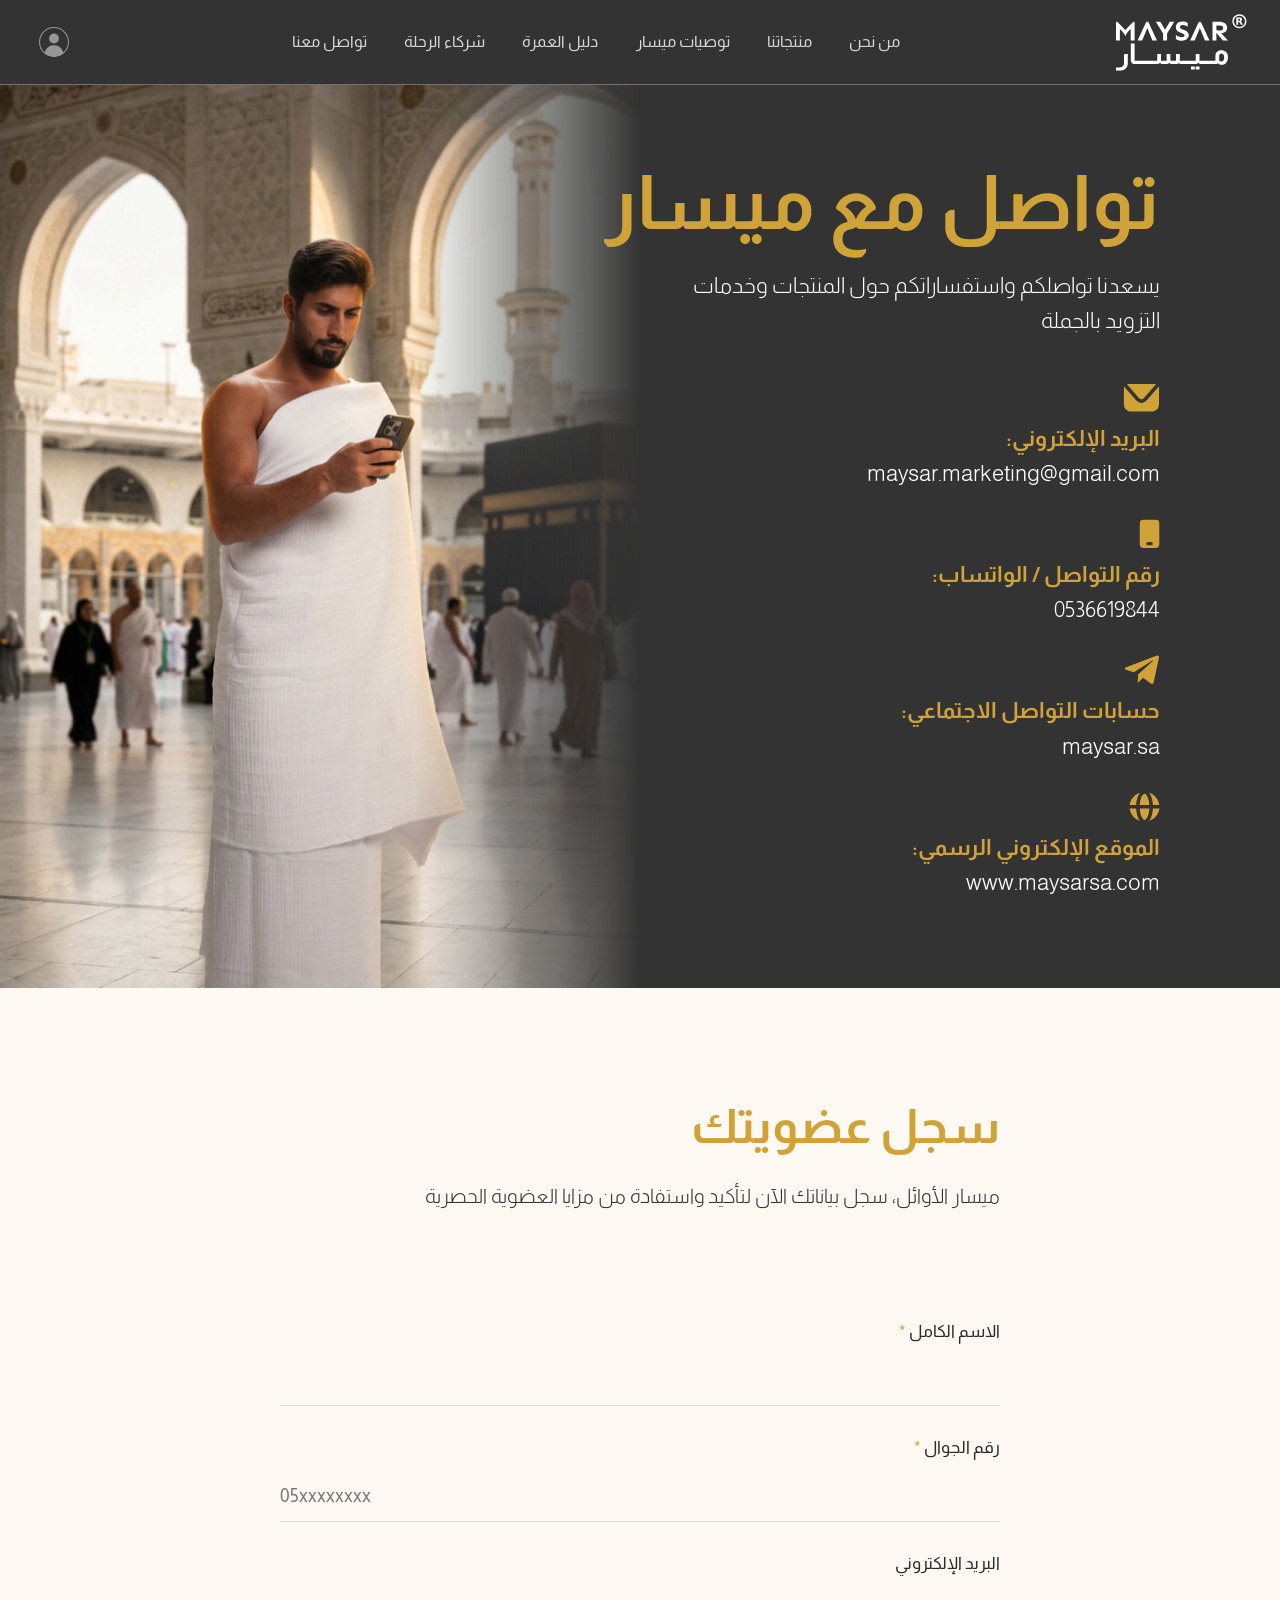
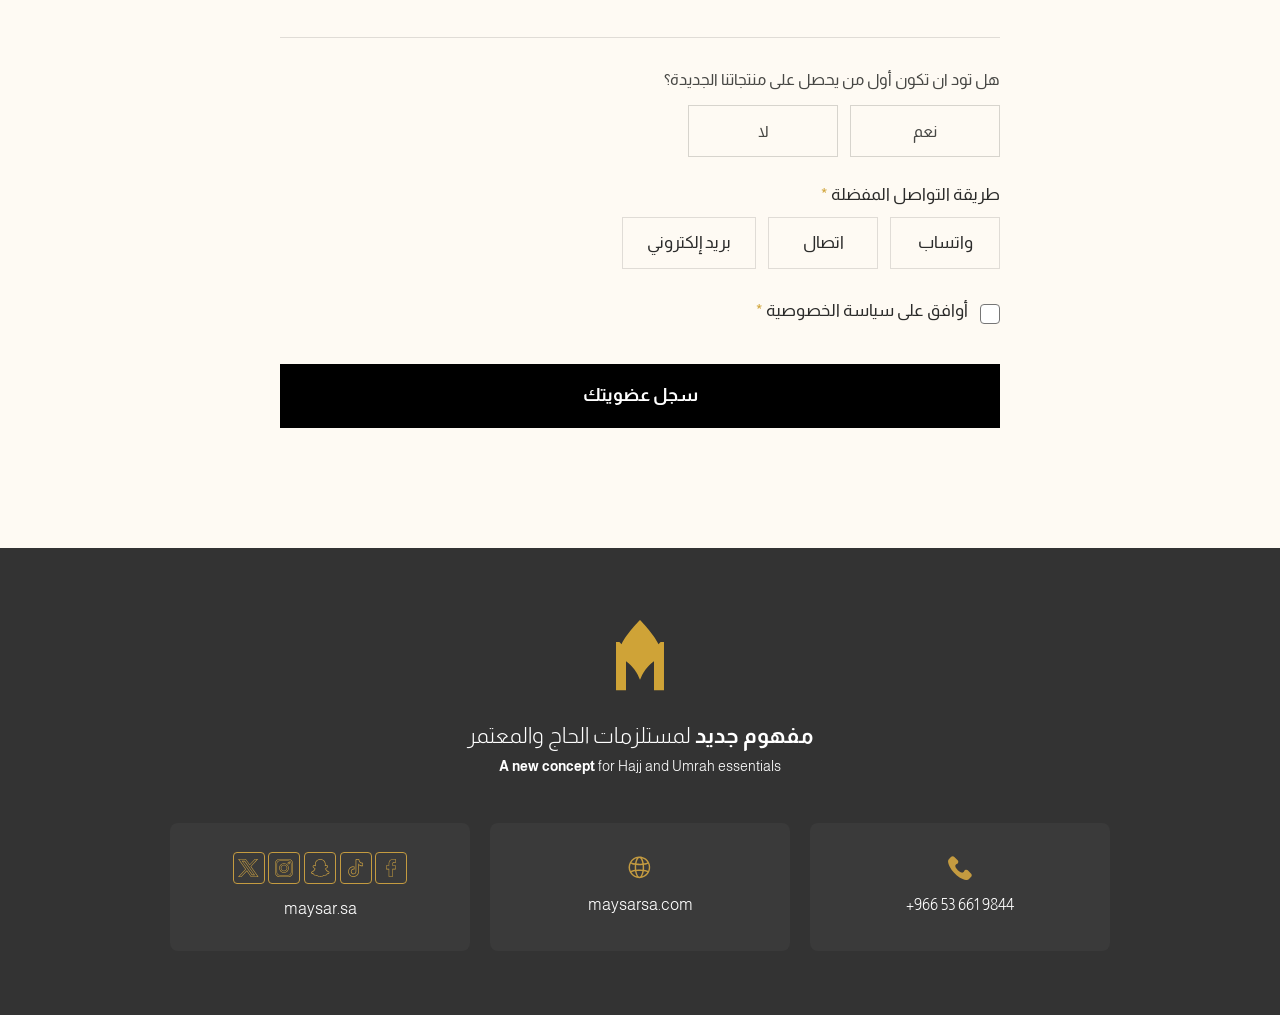
<file: contact.html>
<!doctype html>
<html lang="ar" dir="rtl">
	<head>
		<meta charset="utf-8" />
		<meta name="viewport" content="width=device-width, initial-scale=1, viewport-fit=cover" />
		<meta name="color-scheme" content="light" />
		<title>تواصل مع ميسار | ميسار</title>
		<meta
			name="description"
			content="تواصل مع ميسار: البريد الإلكتروني، رقم التواصل والواتساب، حسابات التواصل الاجتماعي والموقع الرسمي."
		/>
		<link rel="preconnect" href="https://fonts.googleapis.com" />
		<link rel="preconnect" href="https://fonts.gstatic.com" crossorigin />
		<link href="https://fonts.googleapis.com/css2?family=Almarai:wght@300;400;700&display=swap" rel="stylesheet" />
		<link rel="icon" type="image/svg+xml" href="./images/favicon.svg" />
		<link rel="stylesheet" href="./style/contact.css" />
		<link rel="stylesheet" href="./style/form.css" />
	</head>
	<body>
		<svg width="0" height="0" style="position: absolute" aria-hidden="true" focusable="false">
			<defs>
				<symbol id="logo" viewBox="361.63 796.7 424.7 182.29">
					<path
						fill="#ffffff"
						d="M 450.37 870.65 L 454.79 860.04 L 462.33 841.63 L 469.87 860.04 L 474.18 870.65 L 478.76 881.86 L 493.42 881.86 L 465.38 821.25 L 459.19 821.25 L 431.15 881.86 L 445.81 881.86 Z M 450.37 870.65 "
					/>
					<path
						fill="#ffffff"
						d="M 513.17 881.88 L 525.93 881.88 L 525.93 859.15 L 549.19 821.69 L 534.55 821.69 L 519.46 847.02 L 504.46 821.69 L 489.82 821.69 L 513.17 859.78 Z M 513.17 881.88 "
					/>
					<path
						fill="#ffffff"
						d="M 565 822.81 C 561.77 824.34 559.14 826.46 557.14 829.19 C 555.13 831.92 554.13 835.11 554.13 838.76 C 554.13 842.29 554.95 845.51 556.6 848.41 C 558.25 851.32 561.41 853.67 566.07 855.46 L 575.33 859.06 C 577.06 859.72 578.66 860.54 580.13 861.53 C 581.6 862.52 582.33 863.79 582.33 865.35 C 582.33 867.32 581.44 868.8 579.64 869.79 C 577.84 870.78 575.69 871.27 573.17 871.27 C 569.58 871.27 566.2 870.62 563.02 869.3 C 559.85 867.98 556.95 866.36 554.31 864.45 L 554.31 876.75 C 556.7 878.49 559.52 879.96 562.75 881.16 C 565.98 882.36 569.37 882.95 572.9 882.95 C 577.09 882.95 580.91 882.17 584.36 880.62 C 587.8 879.06 590.55 876.92 592.62 874.2 C 594.68 871.47 595.72 868.31 595.72 864.71 C 595.72 861.43 594.73 858.49 592.75 855.91 C 590.78 853.34 587.69 851.15 583.5 849.36 L 576.14 846.3 C 573.62 845.29 571.5 844.27 569.76 843.25 C 568.02 842.23 567.15 840.73 567.15 838.76 C 567.15 837.26 567.65 836.03 568.64 835.07 C 569.62 834.12 570.88 833.4 572.41 832.92 C 573.93 832.44 575.48 832.2 577.04 832.2 C 580.15 832.2 582.93 832.77 585.39 833.91 C 587.84 835.04 590.15 836.27 592.3 837.59 L 592.3 825.29 C 590.33 824.02 587.9 822.92 585.03 821.96 C 582.16 821 578.98 820.52 575.51 820.52 C 571.73 820.52 568.23 821.29 565 822.81 "
					/>
					<path
						fill="#ffffff"
						d="M 619.42 870.65 L 619.47 870.65 L 623.89 860.04 L 623.84 860.04 L 631.38 841.63 L 638.92 860.04 L 638.97 860.04 L 643.27 870.65 L 643.23 870.65 L 647.81 881.86 L 662.45 881.86 L 634.43 821.25 L 628.24 821.25 L 600.2 881.86 L 614.86 881.86 Z M 619.42 870.65 "
					/>
					<path
						fill="#ffffff"
						d="M 684.6 833.37 L 694.93 833.37 C 698.16 833.37 700.9 834.01 703.15 835.3 C 705.39 836.59 706.52 838.7 706.52 841.63 C 706.52 844.33 705.45 846.41 703.32 847.87 C 701.2 849.34 698.34 850.07 694.75 850.07 C 692.95 850.07 691.17 849.94 689.41 849.67 C 687.64 849.4 686.04 849.03 684.6 848.55 Z M 684.6 857.26 L 705.53 881.87 L 721.96 881.87 L 700.32 858.7 C 703.67 858.46 706.79 857.64 709.66 856.23 C 712.54 854.82 714.86 852.85 716.62 850.3 C 718.39 847.75 719.27 844.72 719.27 841.18 C 719.27 837.83 718.63 834.94 717.34 832.52 C 716.05 830.09 714.32 828.07 712.13 826.45 C 709.94 824.84 707.5 823.64 704.81 822.86 C 702.12 822.08 699.36 821.69 696.55 821.69 L 672.11 821.69 L 672.11 881.87 L 684.6 881.87 Z M 684.6 857.26 "
					/>
					<path
						fill="#ffffff"
						d="M 421.48 881.87 L 421.48 821.25 L 417.25 821.25 L 391.56 848.01 L 365.87 821.25 L 361.63 821.25 L 361.63 881.87 L 374.13 881.87 L 374.13 845.21 C 374.15 845.24 374.15 845.24 374.18 845.26 C 375.25 846.12 376.29 847.01 377.34 847.92 C 380.79 850.94 383.97 854.34 386.48 858.32 C 386.62 858.55 386.79 858.78 386.91 859.02 C 388.42 861.5 389.55 863.81 390.39 865.72 C 390.65 866.3 390.98 866.9 391.16 867.41 C 391.3 867.77 391.42 868.11 391.56 868.42 C 391.7 868.11 391.81 867.77 391.95 867.41 C 392.14 866.9 392.46 866.3 392.72 865.72 C 393.56 863.81 394.7 861.5 396.21 859.02 C 396.33 858.78 396.49 858.55 396.63 858.32 C 399.14 854.34 402.33 850.94 405.78 847.92 C 406.82 847.01 407.87 846.12 408.94 845.26 C 408.96 845.24 408.96 845.24 408.98 845.21 L 408.98 881.87 Z M 421.48 881.87 "
					/>
					<path
						fill="#ffffff"
						d="M 387.43 953.68 C 387.43 961.96 384.03 966.76 377.07 968.2 C 375.84 968.46 374.49 968.59 373.02 968.64 L 361.63 968.64 L 361.63 978.9 C 363.68 978.9 370.13 978.89 372.17 978.93 C 374.94 978.99 377.73 978.93 380.46 978.39 C 382.81 977.92 385.11 977.14 387.26 976.08 C 389.19 975.13 390.99 973.93 392.57 972.48 C 397.27 968.29 399.64 962.29 399.64 954.68 L 399.64 925.06 L 387.43 925.06 Z M 387.43 953.68 "
					/>
					<path
						fill="#ffffff"
						d="M 707.23 946.16 C 705.54 948.51 703.42 949.68 700.74 949.68 C 698.11 949.68 695.71 948.56 693.64 946.39 L 693.64 930.9 C 693.64 928.76 694.3 927.13 695.67 925.87 C 696.84 924.59 698.37 923.99 700.39 923.99 C 703.12 923.99 705.28 924.94 706.98 926.92 C 708.89 929.29 709.84 932.6 709.84 936.79 C 709.84 940.62 708.96 943.77 707.23 946.16 M 714.8 918.52 L 714.78 918.52 C 711 915.31 706.35 913.68 700.93 913.68 C 695.39 913.68 690.95 914.93 687.74 917.4 C 683.62 920.47 681.52 925.01 681.52 930.9 L 681.52 945.37 C 681.52 945.81 681.38 946.19 681.08 946.49 C 680.71 946.86 680.27 947.05 679.78 947.05 L 630.36 947.05 L 630.36 925.06 L 618.23 925.06 L 618.23 945.09 C 618.23 945.65 618.02 946.09 617.53 946.56 C 617.28 946.88 616.86 947.05 616.18 947.05 L 566.95 947.05 L 566.95 925.06 L 554.75 925.06 L 554.75 945.37 C 554.75 946.56 554.26 947.05 553.07 947.05 L 536.65 947.05 L 536.65 946.23 C 536.72 945.49 536.74 944.93 536.74 944.55 L 536.74 925.06 L 524.55 925.06 L 524.55 945.37 C 524.55 946.56 524.06 947.05 522.87 947.05 L 506.4 947.05 C 506.45 946.46 506.45 945.72 506.45 944.84 L 506.45 925.06 L 494.25 925.06 L 494.25 945.37 C 494.25 946.56 493.76 947.05 492.57 947.05 L 428.07 947.05 L 428.07 947.04 L 423.16 947.04 C 422.39 947.04 422.09 946.71 421.86 946.39 C 421.62 946.15 421.49 945.8 421.49 945.36 L 421.49 891.52 L 409.29 891.52 L 409.29 946.9 C 409.29 949.95 410.46 952.55 412.74 954.64 C 414.69 956.48 417.02 957.44 419.65 957.44 L 425.28 957.44 L 425.28 957.45 L 496.09 957.45 C 499.18 957.45 501.77 956.26 503.81 953.91 L 506.68 957.45 L 526.39 957.45 C 529.48 957.45 532.06 956.26 534.11 953.91 L 536.97 957.45 L 556.59 957.45 C 559.66 957.45 562.27 956.26 564.36 953.96 L 567.18 957.45 L 620 957.45 C 623.07 957.45 625.68 956.26 627.77 953.93 L 630.94 957.45 L 683.11 957.45 C 685.8 957.45 688.16 956.56 690.11 954.82 C 693.07 958.36 697.07 960.15 702.02 960.15 C 707.84 960.15 712.66 957.87 716.31 953.33 C 720.06 948.72 721.96 942.86 721.96 935.88 C 721.96 928.43 719.55 922.59 714.8 918.52 "
					/>
					<path fill="#ffffff" d="M 618.14 975.12 L 630.36 975.12 L 630.36 965.57 L 618.14 965.57 Z M 618.14 975.12 " />
					<path fill="#ffffff" d="M 602.98 975.12 L 615.2 975.12 L 615.2 965.57 L 602.98 965.57 Z M 602.98 975.12 " />
					<path
						fill="#ffffff"
						d="M 743.93 830.37 C 735.69 818.66 743.85 802.57 758.07 802.04 L 760.01 802.08 C 773.46 803.14 781.12 818.13 773.85 829.63 C 767.04 840.47 751.29 840.85 743.93 830.37 M 779.12 829.57 C 786.34 814.02 774.41 796.7 757.41 797.48 C 739.48 798.33 729.8 819.25 740.62 833.64 C 750.83 847.18 771.99 844.95 779.12 829.57 "
					/>
					<path
						fill="#ffffff"
						d="M 754.86 818.2 L 754.86 812.18 C 754.9 812.1 754.96 812.1 755.03 812.1 C 756.06 811.98 758.79 812.08 759.69 812.52 C 761.09 813.18 761.25 815.37 760.73 816.66 C 759.84 818.75 756.65 818.07 754.86 818.2 M 760.41 824.89 C 761.55 826.91 762.45 829.17 763.53 831.23 L 763.64 831.34 L 770.05 831.34 C 770.05 831.23 770 831.13 769.96 831.05 C 768.85 828.66 767.56 825.98 766.29 823.7 C 765.49 822.27 764.33 820.73 762.64 820.33 C 762.62 820.22 762.64 820.27 762.71 820.22 C 762.9 820.12 763.26 820.03 763.49 819.93 C 766.44 818.62 767.41 816.03 766.97 812.91 C 766.38 808.81 762.71 807.91 759.14 807.7 L 748.72 807.71 L 748.72 831.26 L 748.81 831.34 L 754.78 831.34 L 754.86 831.26 L 754.86 822.38 C 756.19 822.42 757.56 822.21 758.74 822.92 C 759.46 823.34 760.01 824.17 760.41 824.89 "
					/>
				</symbol>
				<symbol id="mark" viewBox="492.62 5750.63 96.3 141.64">
					<path
						fill="#cfa337"
						d="M 512.73 5844.8 L 512.73 5833.3 C 512.77 5833.34 512.77 5833.34 512.8 5833.38 C 514.53 5834.76 516.21 5836.19 517.9 5837.64 C 520.86 5840.23 523.66 5842.96 526.25 5845.96 C 528.57 5848.58 530.7 5851.39 532.61 5854.38 C 532.76 5854.61 532.91 5854.83 533.02 5855.05 C 533.14 5855.21 533.21 5855.36 533.29 5855.51 C 535.72 5859.51 537.55 5863.22 538.9 5866.29 C 539.31 5867.22 539.84 5868.2 540.14 5869.02 C 540.36 5869.58 540.55 5870.14 540.77 5870.63 C 541 5870.14 541.19 5869.58 541.41 5869.02 C 541.71 5868.2 542.23 5867.22 542.64 5866.29 C 543.99 5863.22 545.83 5859.51 548.26 5855.51 C 548.34 5855.36 548.41 5855.21 548.52 5855.05 C 548.64 5854.83 548.79 5854.61 548.93 5854.38 C 550.84 5851.39 552.98 5848.58 555.3 5845.96 C 557.88 5842.96 560.69 5840.23 563.65 5837.64 C 565.34 5836.19 567.02 5834.76 568.74 5833.38 C 568.78 5833.34 568.78 5833.34 568.82 5833.3 L 568.82 5892.27 L 588.93 5892.27 L 588.93 5794.74 L 582.11 5794.74 L 580.2 5796.72 L 577.88 5799.15 C 567.32 5776.95 540.77 5750.63 540.77 5750.63 C 540.77 5750.63 514.23 5776.95 503.67 5799.15 L 501.35 5796.72 L 499.44 5794.74 L 492.62 5794.74 L 492.62 5892.27 L 512.73 5892.27 Z M 512.73 5844.8 "
					/>
				</symbol>
				<symbol id="i-phone" viewBox="517.64 6176.63 41.95 41.92">
					<path
						fill="#c49b40"
						d="M 550.69 6218.55 L 548.98 6218.55 C 547.32 6218.36 545.76 6217.94 544.18 6217.31 C 536.54 6214.25 529.01 6207.41 524.07 6200.87 C 521.24 6197.11 518.27 6191.97 517.81 6187.29 C 517.64 6185.6 517.89 6183.43 519.06 6182.25 L 523.15 6178.15 C 524.66 6176.63 527.35 6176.84 528.69 6178.18 L 534.53 6183.99 C 535.95 6185.41 536.02 6187.66 534.78 6189.2 C 534.29 6189.81 533.7 6190.13 532.97 6190.41 C 531.38 6191.01 530.2 6192.6 530.46 6194.34 C 530.66 6195.72 531.26 6196.95 532.01 6198.12 C 533.61 6200.62 535.73 6202.7 538.23 6204.28 C 539.21 6204.9 540.2 6205.39 541.32 6205.65 C 543 6206.05 544.77 6205.27 545.6 6203.77 L 546.18 6202.48 C 546.76 6201.44 547.82 6200.79 548.89 6200.64 C 550.12 6200.46 551.33 6200.8 552.21 6201.68 L 558.07 6207.54 C 559.59 6209.06 559.39 6211.78 558.08 6213.09 L 553.95 6217.22 C 553.08 6218.09 551.86 6218.41 550.69 6218.55 "
					/>
				</symbol>
				<symbol id="i-globe" viewBox="518.07 6350.29 48.42 42.61">
					<path
						fill="#c49b40"
						d="M 546.71 6386.36 C 550.24 6385.33 553.71 6382.85 555.71 6379.76 C 555.8 6379.63 556.16 6379.19 556.07 6379.06 C 554.02 6378.3 551.86 6377.72 549.69 6377.46 C 549.17 6380.56 548.34 6383.66 546.71 6386.36 M 534.11 6377.46 C 533.96 6377.34 530.86 6378.08 530.41 6378.2 C 529.79 6378.37 528.34 6378.72 527.84 6379 C 527.77 6379.04 527.69 6379.06 527.71 6379.17 C 529.84 6382.59 533.21 6385.23 537.09 6386.36 C 535.46 6383.66 534.64 6380.56 534.11 6377.46 M 547.12 6377.05 C 544.83 6376.89 542.55 6376.77 540.25 6376.81 L 536.69 6377.05 C 537.13 6379.86 537.94 6383.36 539.7 6385.63 C 541.59 6388.06 543.18 6387.14 544.58 6384.91 C 546.01 6382.65 546.73 6379.68 547.12 6377.05 M 536.41 6366.25 C 536.32 6366.26 536.3 6366.36 536.29 6366.43 C 536.18 6367.15 536.15 6368.17 536.12 6368.91 C 536.07 6370.64 536.12 6372.57 536.29 6374.29 C 536.29 6374.38 536.28 6374.48 536.37 6374.54 L 540.25 6374.25 L 543.63 6374.25 L 547.48 6374.5 C 547.64 6372.64 547.74 6370.77 547.68 6368.91 C 547.67 6368.68 547.61 6368.49 547.59 6368.28 C 547.58 6367.99 547.59 6366.38 547.44 6366.26 L 543.63 6366.55 L 540.25 6366.55 Z M 557.38 6364.07 C 557.29 6364 555.57 6364.64 555.28 6364.73 C 553.55 6365.24 551.79 6365.65 550 6365.91 C 550.26 6367.89 550.25 6369.89 550.25 6371.89 L 550 6374.89 C 551.79 6375.14 553.55 6375.55 555.28 6376.07 C 555.57 6376.16 557.29 6376.8 557.38 6376.73 C 558.97 6372.64 558.97 6368.16 557.38 6364.07 M 533.8 6365.91 C 532.02 6365.64 530.25 6365.24 528.53 6364.73 C 528.24 6364.64 526.51 6364 526.43 6364.07 C 524.83 6368.16 524.83 6372.64 526.43 6376.73 C 526.51 6376.8 528.24 6376.16 528.53 6376.07 C 530.25 6375.55 532.02 6375.15 533.8 6374.89 C 533.55 6372.91 533.55 6370.91 533.56 6368.91 Z M 549.69 6363.33 C 549.85 6363.47 553.23 6362.65 553.71 6362.52 C 554.25 6362.37 555.53 6362.04 555.96 6361.8 C 556.04 6361.76 556.12 6361.73 556.09 6361.63 C 553.96 6358.21 550.61 6355.56 546.71 6354.44 C 548.34 6357.14 549.17 6360.24 549.69 6363.33 M 537.09 6354.44 C 533.56 6355.47 530.1 6357.95 528.09 6361.04 C 528 6361.17 527.64 6361.61 527.74 6361.74 C 529.8 6362.49 531.94 6363.07 534.11 6363.33 C 534.64 6360.24 535.46 6357.14 537.09 6354.44 M 547.12 6363.74 C 546.73 6361.11 546.01 6358.16 544.58 6355.89 C 542.07 6351.9 539.91 6354.12 538.44 6357.35 C 537.54 6359.32 536.98 6361.6 536.69 6363.74 C 538.97 6363.91 541.25 6364.03 543.55 6363.98 Z M 540.76 6351.17 C 556.24 6350.29 566.49 6367.24 558.3 6380.5 C 550.64 6392.89 532.47 6392.62 525.21 6380 C 518.07 6367.61 526.58 6351.99 540.76 6351.17 "
					/>
				</symbol>
				<symbol id="s-x" viewBox="406.43 6531.27 36.55 31.84">
					<path
						fill="#c49b40"
						d="M 431.6 6558.83 L 434.68 6558.83 L 418 6535.54 L 414.93 6535.54 Z M 436.62 6559.83 L 431.09 6559.83 L 412.98 6534.54 L 418.52 6534.54 Z M 429.92 6562.1 L 441.04 6562.1 L 428.39 6544.44 L 439.78 6532.27 L 436.64 6532.27 L 427.04 6542.54 L 419.68 6532.27 L 408.56 6532.27 L 420.73 6549.27 L 408.74 6562.1 L 411.88 6562.1 L 422.1 6551.18 Z M 442.99 6563.11 L 429.41 6563.11 L 422 6552.75 L 412.32 6563.11 L 406.43 6563.11 L 419.44 6549.19 L 406.61 6531.27 L 420.2 6531.27 L 427.14 6540.96 L 436.2 6531.27 L 442.09 6531.27 L 429.69 6544.53 Z M 442.99 6563.11 "
					/>
				</symbol>
				<symbol id="s-ig" viewBox="467.34 6531.27 31.84 31.84">
					<path
						fill="#c49b40"
						d="M 475.81 6534.93 C 473.16 6534.93 471 6537.09 471 6539.74 L 471 6554.63 C 471 6557.29 473.16 6559.45 475.81 6559.45 L 490.7 6559.45 C 493.36 6559.45 495.52 6557.29 495.52 6554.63 L 495.52 6539.74 C 495.52 6537.09 493.36 6534.93 490.7 6534.93 Z M 490.7 6560.45 L 475.81 6560.45 C 472.61 6560.45 470 6557.84 470 6554.63 L 470 6539.74 C 470 6536.54 472.61 6533.93 475.81 6533.93 L 490.7 6533.93 C 493.91 6533.93 496.52 6536.54 496.52 6539.74 L 496.52 6554.63 C 496.52 6557.84 493.91 6560.45 490.7 6560.45 M 475.28 6532.27 C 471.45 6532.27 468.34 6535.38 468.34 6539.21 L 468.34 6555.16 C 468.34 6558.99 471.45 6562.1 475.28 6562.1 L 491.23 6562.1 C 495.06 6562.1 498.18 6558.99 498.18 6555.16 L 498.18 6539.21 C 498.18 6535.38 495.06 6532.27 491.23 6532.27 Z M 491.23 6563.11 L 475.28 6563.11 C 470.9 6563.11 467.34 6559.54 467.34 6555.16 L 467.34 6539.21 C 467.34 6534.83 470.9 6531.27 475.28 6531.27 L 491.23 6531.27 C 495.61 6531.27 499.18 6534.83 499.18 6539.21 L 499.18 6555.16 C 499.18 6559.54 495.61 6563.11 491.23 6563.11 "
					/>
					<path
						fill="#c49b40"
						d="M 483.27 6542.37 C 480.62 6542.37 478.46 6544.53 478.46 6547.18 C 478.46 6549.84 480.62 6552 483.27 6552 C 485.93 6552 488.09 6549.84 488.09 6547.18 C 488.09 6544.53 485.93 6542.37 483.27 6542.37 M 483.27 6553 C 480.07 6553 477.46 6550.39 477.46 6547.18 C 477.46 6543.98 480.07 6541.37 483.27 6541.37 C 486.48 6541.37 489.09 6543.98 489.09 6547.18 C 489.09 6550.39 486.48 6553 483.27 6553 M 483.27 6539.71 C 479.15 6539.71 475.8 6543.06 475.8 6547.18 C 475.8 6551.31 479.15 6554.66 483.27 6554.66 C 487.39 6554.66 490.75 6551.31 490.75 6547.18 C 490.75 6543.06 487.39 6539.71 483.27 6539.71 M 483.27 6555.66 C 478.6 6555.66 474.8 6551.86 474.8 6547.18 C 474.8 6542.51 478.6 6538.71 483.27 6538.71 C 487.95 6538.71 491.75 6542.51 491.75 6547.18 C 491.75 6551.86 487.95 6555.66 483.27 6555.66 "
					/>
					<path
						fill="#c49b40"
						d="M 491.78 6537.58 C 491.18 6537.58 490.69 6538.07 490.69 6538.68 C 490.69 6539.28 491.18 6539.77 491.78 6539.77 C 492.38 6539.77 492.88 6539.28 492.88 6538.68 C 492.88 6538.07 492.38 6537.58 491.78 6537.58 M 491.78 6540.77 C 490.62 6540.77 489.68 6539.83 489.68 6538.68 C 489.68 6537.52 490.62 6536.58 491.78 6536.58 C 492.94 6536.58 493.88 6537.52 493.88 6538.68 C 493.88 6539.83 492.94 6540.77 491.78 6540.77 "
					/>
				</symbol>
				<symbol id="s-snap" viewBox="522.32 6528.83 38.07 36.71">
					<path
						fill="#c49b40"
						d="M 528.84 6542.53 C 528.23 6542.53 527.67 6542.85 527.36 6543.37 C 526.91 6544.11 527.09 6545.06 527.79 6545.58 L 531.29 6548.2 L 531.29 6548.54 C 531.3 6548.71 531.3 6552.61 524.11 6556.11 C 523.91 6556.21 523.78 6556.39 523.77 6556.61 C 523.76 6556.73 523.78 6556.95 524.01 6557.11 C 524.65 6557.55 525.78 6558.18 527.48 6558.59 C 528.02 6558.71 528.46 6559.12 528.61 6559.66 L 528.79 6560.3 C 528.91 6560.72 529.3 6561.03 529.76 6561.05 C 533.71 6561.26 535.35 6562.15 536.79 6562.93 C 538.02 6563.61 539 6564.14 541.35 6564.14 C 543.7 6564.14 544.67 6563.61 545.91 6562.93 C 547.35 6562.15 548.98 6561.26 552.94 6561.05 C 553.39 6561.03 553.79 6560.71 553.91 6560.29 L 554.08 6559.67 C 554.24 6559.12 554.68 6558.71 555.23 6558.59 C 556.92 6558.18 558.04 6557.55 558.69 6557.11 L 558.69 6557.11 C 558.92 6556.95 558.94 6556.73 558.93 6556.61 C 558.91 6556.39 558.79 6556.21 558.59 6556.11 C 551.4 6552.61 551.4 6548.71 551.41 6548.54 L 551.41 6548.2 L 554.91 6545.58 C 555.34 6545.25 555.59 6544.77 555.59 6544.24 C 555.59 6543.93 555.5 6543.64 555.34 6543.36 C 554.96 6542.72 554.17 6542.39 553.43 6542.59 L 550.22 6543.39 L 550.56 6542.22 C 550.8 6541.41 550.92 6540.55 550.92 6539.67 C 550.92 6534.46 546.62 6530.23 541.35 6530.23 C 536.07 6530.23 531.78 6534.46 531.78 6539.67 C 531.78 6540.55 531.9 6541.41 532.13 6542.22 L 532.48 6543.39 L 529.27 6542.59 C 529.11 6542.55 528.98 6542.53 528.84 6542.53 M 541.35 6565.54 C 538.64 6565.54 537.42 6564.87 536.12 6564.16 C 534.75 6563.42 533.32 6562.64 529.69 6562.45 C 528.63 6562.4 527.73 6561.68 527.43 6560.67 L 527.27 6560.03 C 525.64 6559.58 524.27 6559 523.21 6558.26 C 522.63 6557.86 522.32 6557.2 522.37 6556.5 C 522.42 6555.79 522.84 6555.17 523.5 6554.85 C 528.64 6552.34 529.65 6549.75 529.84 6548.87 L 526.95 6546.7 C 525.68 6545.75 525.33 6544 526.16 6542.64 C 526.85 6541.5 528.18 6540.89 529.6 6541.22 L 530.52 6541.46 C 530.43 6540.88 530.38 6540.28 530.38 6539.67 C 530.38 6533.69 535.3 6528.83 541.35 6528.83 C 547.4 6528.83 552.32 6533.69 552.32 6539.67 C 552.32 6540.28 552.27 6540.88 552.17 6541.46 L 553.09 6541.23 C 554.42 6540.89 555.84 6541.47 556.54 6542.64 C 556.84 6543.12 556.99 6543.68 556.99 6544.24 C 556.99 6545.21 556.54 6546.1 555.75 6546.7 L 552.85 6548.87 C 553.05 6549.74 554.05 6552.34 559.2 6554.85 C 559.86 6555.17 560.28 6555.79 560.33 6556.51 C 560.38 6557.2 560.07 6557.86 559.49 6558.26 C 558.42 6559 557.06 6559.58 555.55 6559.95 L 555.27 6560.66 C 554.97 6561.68 554.07 6562.4 553.01 6562.45 C 549.38 6562.64 547.95 6563.42 546.58 6564.16 C 545.28 6564.87 544.05 6565.54 541.35 6565.54 "
					/>
				</symbol>
				<symbol id="s-tt" viewBox="583.51 6529.59 29.64 35.19">
					<path
						fill="#c49b40"
						d="M 599.62 6530.99 L 599.62 6530.99 Z M 594.99 6544.99 L 595 6544.99 Z M 594.38 6544.97 C 594.03 6544.97 593.67 6544.99 593.31 6545.03 C 589.1 6545.51 585.71 6548.91 585.24 6553.12 C 584.95 6555.79 585.76 6558.34 587.53 6560.31 C 589.27 6562.26 591.77 6563.38 594.39 6563.38 C 599.46 6563.38 603.59 6559.25 603.59 6554.18 L 603.59 6537.66 L 604.89 6539.83 C 604.91 6539.85 606.45 6542.2 611.75 6542.39 L 611.75 6538.41 C 606.89 6538.27 604.43 6534.48 604.2 6530.86 L 599.75 6530.98 L 599.75 6554.01 C 599.75 6556.97 597.51 6559.4 594.65 6559.53 C 593.07 6559.6 591.54 6558.98 590.46 6557.82 C 589.38 6556.66 588.88 6555.09 589.07 6553.51 C 589.36 6551.14 591.27 6549.2 593.62 6548.87 C 594.03 6548.81 594.45 6548.8 594.85 6548.84 L 594.85 6544.98 C 594.7 6544.98 594.54 6544.97 594.38 6544.97 M 594.39 6564.78 C 591.38 6564.78 588.5 6563.5 586.48 6561.25 C 584.45 6558.97 583.51 6556.03 583.85 6552.97 C 584.39 6548.11 588.3 6544.19 593.15 6543.64 C 593.8 6543.57 594.45 6543.56 595.08 6543.59 C 595.74 6543.63 596.25 6544.19 596.25 6544.86 L 596.25 6548.98 C 596.25 6549.34 596.1 6549.68 595.84 6549.92 C 595.57 6550.16 595.2 6550.29 594.84 6550.24 C 594.5 6550.2 594.16 6550.21 593.82 6550.26 C 592.08 6550.5 590.67 6551.93 590.46 6553.68 C 590.32 6554.85 590.69 6556.01 591.48 6556.87 C 592.28 6557.73 593.43 6558.19 594.58 6558.13 C 596.66 6558.04 598.35 6556.18 598.35 6554.01 L 598.35 6530.86 C 598.35 6530.16 598.92 6529.59 599.62 6529.59 L 604.31 6529.59 C 604.98 6529.59 605.55 6530.11 605.59 6530.77 C 605.79 6533.78 607.83 6536.91 611.94 6537.15 C 612.62 6537.19 613.15 6537.74 613.15 6538.41 L 613.15 6542.53 C 613.15 6542.87 613.01 6543.2 612.77 6543.44 C 612.52 6543.68 612.2 6543.76 611.86 6543.8 C 608.31 6543.7 606.18 6542.71 604.99 6541.85 L 604.98 6554.76 C 604.67 6560.34 600.04 6564.78 594.39 6564.78 "
					/>
				</symbol>
				<symbol id="s-fb" viewBox="644.03 6528.26 20.98 37.62">
					<path
						fill="#c49b40"
						d="M 663.56 6548.75 C 663.56 6548.76 663.56 6548.77 663.56 6548.79 C 663.56 6548.78 663.56 6548.76 663.56 6548.75 M 645.26 6548.82 L 645.27 6548.82 C 645.27 6548.82 645.27 6548.81 645.27 6548.8 C 645.27 6548.81 645.27 6548.82 645.26 6548.82 M 645.26 6548.82 C 645.26 6548.82 645.26 6548.83 645.26 6548.83 C 645.26 6548.83 645.26 6548.82 645.27 6548.82 Z M 652.05 6564.65 C 652.66 6564.65 653.28 6564.68 653.89 6564.7 C 654.94 6564.74 656.02 6564.79 656.99 6564.7 C 657.12 6564.68 657.27 6564.59 657.3 6564.54 L 657.29 6548.82 L 663.47 6548.82 C 663.5 6548.79 663.54 6548.74 663.55 6548.71 C 663.49 6547.73 663.53 6546.74 663.57 6545.78 C 663.61 6544.75 663.65 6543.68 663.56 6542.71 C 663.55 6542.66 663.5 6542.54 663.45 6542.49 L 657.29 6542.49 L 657.29 6537.69 C 657.29 6537.27 657.61 6536.47 657.91 6536.14 C 658.75 6535.2 660.48 6535.26 662.02 6535.32 C 662.65 6535.34 663.25 6535.37 663.64 6535.31 C 663.7 6535.3 663.76 6535.29 663.78 6535.14 C 663.87 6534.25 663.82 6533.23 663.78 6532.25 C 663.74 6531.33 663.7 6530.38 663.77 6529.49 C 663.74 6529.46 663.68 6529.44 663.64 6529.41 C 663.63 6529.41 663.62 6529.4 663.62 6529.4 L 658.06 6529.4 L 656.12 6529.78 C 653.62 6530.49 651.71 6532.5 651.05 6535.16 C 650.68 6536.61 650.71 6538.11 650.75 6539.71 C 650.76 6540.44 650.77 6541.2 650.75 6541.94 L 650.72 6542.49 L 645.3 6542.49 C 645.33 6542.5 645.27 6542.59 645.26 6542.64 C 645.17 6543.62 645.21 6544.71 645.25 6545.77 C 645.29 6546.75 645.34 6547.77 645.27 6548.73 C 645.29 6548.77 645.32 6548.8 645.36 6548.82 L 650.75 6548.82 L 650.75 6564.57 C 650.79 6564.61 650.86 6564.66 650.91 6564.69 C 651.28 6564.66 651.66 6564.65 652.05 6564.65 M 655.67 6565.89 C 655.06 6565.89 654.45 6565.86 653.84 6565.84 C 652.88 6565.8 651.89 6565.75 651 6565.82 C 650.66 6565.87 650.33 6565.69 650.11 6565.51 C 649.78 6565.26 649.61 6564.99 649.61 6564.72 L 649.61 6549.96 L 645.23 6549.96 C 644.86 6549.96 644.54 6549.63 644.42 6549.49 C 644.19 6549.23 644.1 6548.96 644.14 6548.71 C 644.2 6547.82 644.16 6546.8 644.12 6545.81 C 644.07 6544.72 644.03 6543.59 644.13 6542.54 C 644.18 6541.98 644.68 6541.35 645.3 6541.35 L 649.62 6541.35 C 649.63 6540.81 649.62 6540.27 649.61 6539.73 C 649.58 6538.13 649.55 6536.48 649.95 6534.88 C 650.71 6531.83 652.91 6529.51 655.86 6528.68 L 658 6528.26 L 663.93 6528.26 L 664.06 6528.35 C 664.11 6528.37 664.15 6528.39 664.19 6528.42 C 664.43 6528.55 664.83 6528.77 664.9 6529.36 L 664.91 6529.42 L 664.91 6529.48 C 664.84 6530.33 664.88 6531.28 664.92 6532.2 C 664.96 6533.22 665.01 6534.29 664.91 6535.26 C 664.84 6535.89 664.42 6536.34 663.81 6536.43 C 663.31 6536.51 662.66 6536.48 661.97 6536.46 C 660.82 6536.41 659.24 6536.35 658.75 6536.9 C 658.64 6537.02 658.43 6537.52 658.43 6537.69 L 658.43 6541.35 L 663.52 6541.35 C 664.2 6541.35 664.64 6542.1 664.69 6542.61 C 664.79 6543.65 664.74 6544.75 664.7 6545.82 C 664.66 6546.78 664.62 6547.77 664.69 6548.68 C 664.74 6549.05 664.46 6549.41 664.34 6549.55 C 664.18 6549.74 663.92 6549.96 663.59 6549.96 L 658.43 6549.96 L 658.43 6564.58 C 658.43 6565.28 657.75 6565.76 657.1 6565.82 C 656.64 6565.87 656.16 6565.89 655.67 6565.89 "
					/>
				</symbol>

				<clipPath id="user-clip"><circle cx="35.25" cy="35.25" r="34" /></clipPath>
			</defs>
		</svg>

		<header class="site-header">
			<div class="header__inner">
				<button
					class="icon-btn menu-btn"
					id="menuBtn"
					type="button"
					aria-expanded="false"
					aria-controls="nav"
					aria-label="فتح القائمة"
				>
					<svg viewBox="0 0 89.5 46" aria-hidden="true" focusable="false" id="menuIcon">
						<g fill="currentColor">
							<rect x="0" y="0" width="89.5" height="5.5" rx="2.75" />
							<rect x="0" y="20.5" width="89.5" height="5.5" rx="2.75" />
							<rect x="0" y="41" width="89.5" height="5.5" rx="2.75" />
						</g>
					</svg>
				</button>
				<a class="logo-h" href="./index.html" aria-label="ميسار — الصفحة الرئيسية"
					><svg class="logo-h__svg" viewBox="0 0 424.7 182.29" aria-hidden="true" focusable="false">
						<use href="#logo" /></svg
				></a>
				<a class="icon-btn account" href="https://maysarsa.com/" aria-label="حسابي">
					<svg viewBox="0 0 70.5 70.5" aria-hidden="true" focusable="false">
						<circle cx="35.25" cy="35.25" r="34" fill="none" stroke="currentColor" stroke-width="2.4" />
						<g clip-path="url(#user-clip)" fill="currentColor">
							<circle cx="35.25" cy="27" r="11.5" />
							<ellipse cx="35.25" cy="62" rx="22" ry="19" />
						</g>
					</svg>
				</a>
				<nav class="nav" id="nav" aria-label="القائمة الرئيسية">
					<ul>
						<li><a href="./about.html">من نحن</a></li>
						<li><a href="./products.html">منتجاتنا</a></li>
						<li><a href="./recommendations.html">توصيات ميسار</a></li>
						<li><a href="./guide.html">دليل العمرة</a></li>
						<li><a href="./membership.html">شركاء الرحلة</a></li>
						<li><a href="#top" aria-current="page">تواصل معنا</a></li>
					</ul>
				</nav>
			</div>
		</header>

		<main id="top">
			<section class="c-hero" aria-labelledby="c-title">
				<div class="col c-col">
					<h1 id="c-title" class="c-title cb1"><span class="ln">تواصل</span> <span class="ln">مع ميسار</span></h1>
					<p class="c-intro cb2">
						<span class="ln">يسعدنا تواصلكم واستفساراتكم</span> <span class="ln">حول المنتجات وخدمات التزويد</span>
						<span class="ln">بالجملة</span>
					</p>
					<div class="c-icon c-icon--mail cb3">
						<img src="./images/contact/icons/mail.svg" alt="" width="70" height="56" />
					</div>
					<h2 class="c-label cb4">البريد الإلكتروني:</h2>
					<p class="c-value cb5">
						<a href="mailto:maysar.marketing@gmail.com" dir="ltr">maysar.marketing@gmail.com</a>
					</p>
					<div class="c-icon c-icon--mobile cb6">
						<img src="./images/contact/icons/mobile.svg" alt="" width="49" height="71" />
					</div>
					<h2 class="c-label cb7">رقم التواصل / الواتساب:</h2>
					<p class="c-value cb8"><a href="https://wa.me/966536619844" target="_blank" rel="noopener" dir="ltr">0536619844</a></p>
					<div class="c-icon c-icon--send cb9">
						<img src="./images/contact/icons/send.svg" alt="" width="77" height="64" />
					</div>
					<h2 class="c-label cb10">حسابات التواصل الاجتماعي:</h2>
					<p class="c-value cb11"><span dir="ltr">maysar.sa</span></p>
					<div class="c-icon c-icon--web cb12">
						<img src="./images/contact/icons/web.svg" alt="" width="69" height="67" />
					</div>
					<h2 class="c-label cb13">الموقع الإلكتروني الرسمي:</h2>
					<p class="c-value cb14"><a href="https://maysarsa.com/" rel="noopener" dir="ltr">www.maysarsa.com</a></p>
				</div>
			</section>
			<section class="m-form" id="register" aria-labelledby="m-form-title">
				<div class="col">
					<h2 class="m-form__title" id="m-form-title">سجل عضويتك</h2>
					<p class="m-form__sub">ميسار الأوائل، سجل بياناتك الآن لتأكيد واستفادة من مزايا العضوية الحصرية</p>

					<form class="f" name="membership" method="POST" data-netlify="true" netlify-honeypot="bot-field">
						<input type="hidden" name="form-name" value="membership" />
						<p class="f-hp" aria-hidden="true">
							<label>لا تملأ هذا الحقل: <input name="bot-field" tabindex="-1" autocomplete="off" /></label>
						</p>
						<div class="f-field">
							<label class="f-label" for="f-name">الاسم الكامل <span class="f-req">*</span></label>
							<input class="f-input" id="f-name" name="name" type="text" autocomplete="name" required />
						</div>
						<div class="f-field">
							<label class="f-label" for="f-phone">رقم الجوال <span class="f-req">*</span></label>
							<input
								class="f-input"
								id="f-phone"
								name="phone"
								type="tel"
								inputmode="tel"
								autocomplete="tel"
								placeholder="05xxxxxxxx"
								required
							/>
						</div>
						<div class="f-field">
							<label class="f-label" for="f-email">البريد الإلكتروني</label>
							<input class="f-input" id="f-email" name="email" type="email" autocomplete="email" />
						</div>

						<fieldset class="f-group f-group--q">
							<legend class="f-q">هل تود ان تكون أول من يحصل على منتجاتنا الجديدة؟</legend>
							<div class="f-opts">
								<label class="f-opt f-opt--wide"><input type="radio" name="early" value="yes" /><span>نعم</span></label>
								<label class="f-opt f-opt--wide"><input type="radio" name="early" value="no" /><span>لا</span></label>
							</div>
						</fieldset>

						<fieldset class="f-group">
							<legend class="f-label">طريقة التواصل المفضلة <span class="f-req">*</span></legend>
							<div class="f-opts">
								<label class="f-opt"
									><input type="radio" name="contact" value="whatsapp" required /><span>واتساب</span></label
								>
								<label class="f-opt"><input type="radio" name="contact" value="call" /><span>اتصال</span></label>
								<label class="f-opt"
									><input type="radio" name="contact" value="email" /><span>بريد إلكتروني</span></label
								>
							</div>
						</fieldset>

						<label class="f-check"
							><input type="checkbox" name="privacy" required /><span
								>أوافق على سياسة الخصوصية <span class="f-req">*</span></span
							></label
						>

						<button class="f-submit" type="submit">سجل عضويتك</button>
						<p class="f-status" role="status" aria-live="polite"></p>
					</form>
				</div>
			</section>
		</main>

		<footer class="site-footer" id="contact">
			<div class="col">
				<div class="foot__brand">
					<svg class="foot__mark" viewBox="0 0 96.3 141.64" aria-hidden="true" focusable="false">
						<use href="#mark" />
					</svg>
					<div class="tagline">
						<p class="tag-ar"><b>مفهوم جديد</b> لمستلزمات الحاج والمعتمر</p>
						<p class="tag-en" lang="en"><b>A new concept</b> for Hajj and Umrah essentials</p>
					</div>
				</div>
				<div class="contacts">
					<a class="contact" href="tel:+966536619844"
						><svg class="contact__icon" viewBox="0 0 41.95 41.92" aria-hidden="true" focusable="false">
							<use href="#i-phone" /></svg
						><span class="ltr">+966 53 661 9844</span></a
					>
					<a class="contact" href="https://maysarsa.com/" rel="noopener"
						><svg class="contact__icon" viewBox="0 0 48.42 42.61" aria-hidden="true" focusable="false">
							<use href="#i-globe" /></svg
						><span class="ltr">maysarsa.com</span></a
					>
					<div class="contact">
						<div class="socials">
							<a class="soc" href="https://x.com/maysar_sa" target="_blank" rel="noopener" aria-label="X"
								><svg class="soc__svg" viewBox="0 0 36.55 31.84" aria-hidden="true" focusable="false">
									<use href="#s-x" /></svg
							></a>
							<a
								class="soc"
								href="https://www.instagram.com/maysar.sa"
								target="_blank"
								rel="noopener"
								aria-label="Instagram"
								><svg class="soc__svg" viewBox="0 0 31.84 31.84" aria-hidden="true" focusable="false">
									<use href="#s-ig" /></svg
							></a>
							<a
								class="soc"
								href="https://www.snapchat.com/@maysar.sa"
								target="_blank"
								rel="noopener"
								aria-label="Snapchat"
								><svg class="soc__svg" viewBox="0 0 38.07 36.71" aria-hidden="true" focusable="false">
									<use href="#s-snap" /></svg
							></a>
							<a class="soc" href="https://www.tiktok.com/@maysar.sa" target="_blank" rel="noopener" aria-label="TikTok"
								><svg class="soc__svg" viewBox="0 0 29.64 35.19" aria-hidden="true" focusable="false">
									<use href="#s-tt" /></svg
							></a>
							<a class="soc" href="#" aria-label="Facebook"
								><svg class="soc__svg" viewBox="0 0 20.98 37.62" aria-hidden="true" focusable="false">
									<use href="#s-fb" /></svg
							></a>
						</div>
						<span class="ltr">maysar.sa</span>
					</div>
				</div>
			</div>
		</footer>

		<script>
			;(function () {
				var btn = document.getElementById('menuBtn'),
					nav = document.getElementById('nav')
				if (!btn || !nav) return
				function setOpen(open) {
					nav.classList.toggle('is-open', open)
					btn.setAttribute('aria-expanded', String(open))
					btn.setAttribute('aria-label', open ? 'إغلاق القائمة' : 'فتح القائمة')
				}
				btn.addEventListener('click', function () {
					setOpen(btn.getAttribute('aria-expanded') !== 'true')
				})
				nav.addEventListener('click', function (e) {
					if (e.target.closest('a')) setOpen(false)
				})
				document.addEventListener('keydown', function (e) {
					if (e.key === 'Escape') {
						setOpen(false)
						btn.focus()
					}
				})
				window.matchMedia('(min-width: 900px)').addEventListener('change', function (e) {
					if (e.matches) setOpen(false)
				})
			})()
		</script>
		<script>
			// registration form: sent to Netlify Forms, answered in place
			;(function () {
				var form = document.querySelector('form[name="membership"]')
				if (!form || !window.fetch) return
				var status = form.querySelector('.f-status'),
					btn = form.querySelector('.f-submit')
				form.addEventListener('submit', function (e) {
					e.preventDefault()
					btn.disabled = true
					status.className = 'f-status'
					status.textContent = 'جارٍ الإرسال…'
					fetch('/', {
						method: 'POST',
						headers: { 'Content-Type': 'application/x-www-form-urlencoded' },
						body: new URLSearchParams(new FormData(form)).toString()
					})
						.then(function (r) {
							if (!r.ok) throw new Error(r.status)
							form.reset()
							status.className = 'f-status is-ok'
							status.textContent = 'شكرًا لك! تم استلام طلب عضويتك وسنتواصل معك قريبًا.'
						})
						.catch(function () {
							status.className = 'f-status is-err'
							status.textContent = 'تعذّر الإرسال، يرجى المحاولة مرة أخرى أو التواصل معنا عبر الواتساب.'
						})
						.then(function () {
							btn.disabled = false
						})
				})
			})()
		</script>
	</body>
</html>
</file>
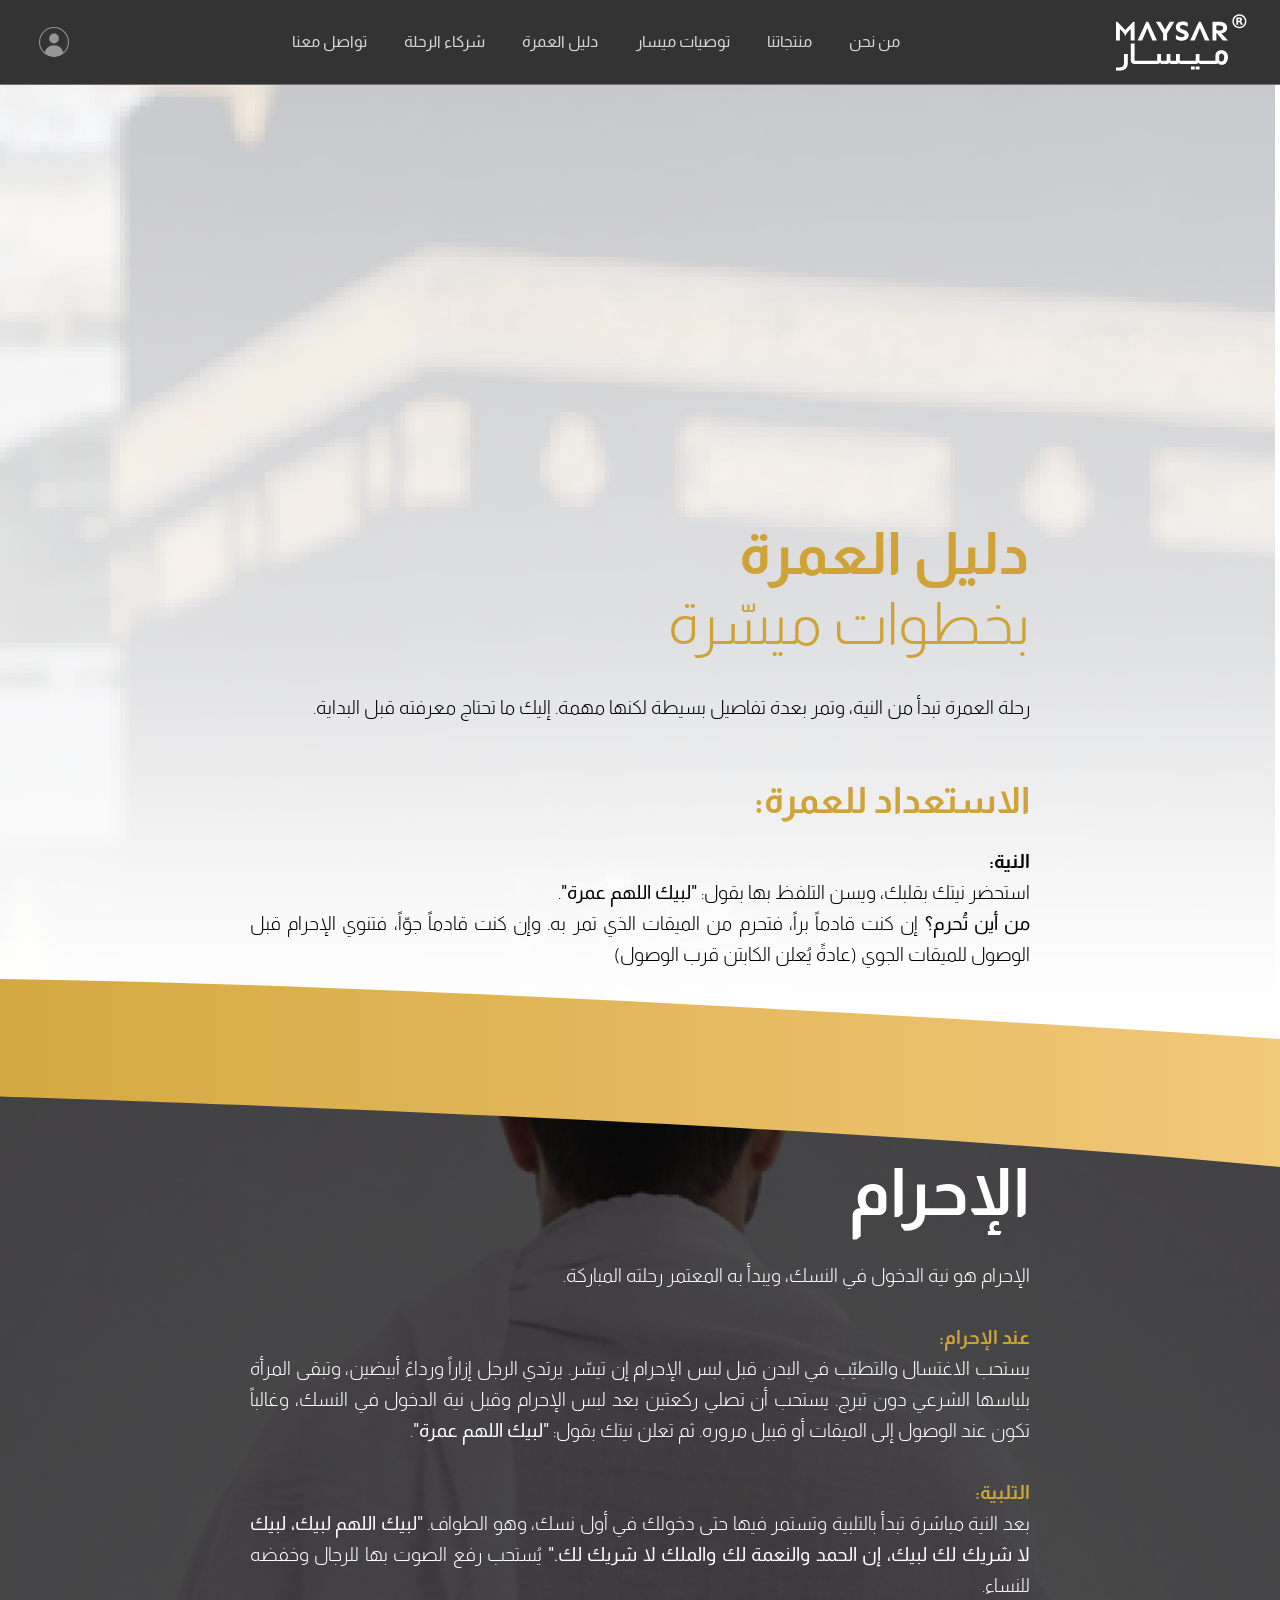
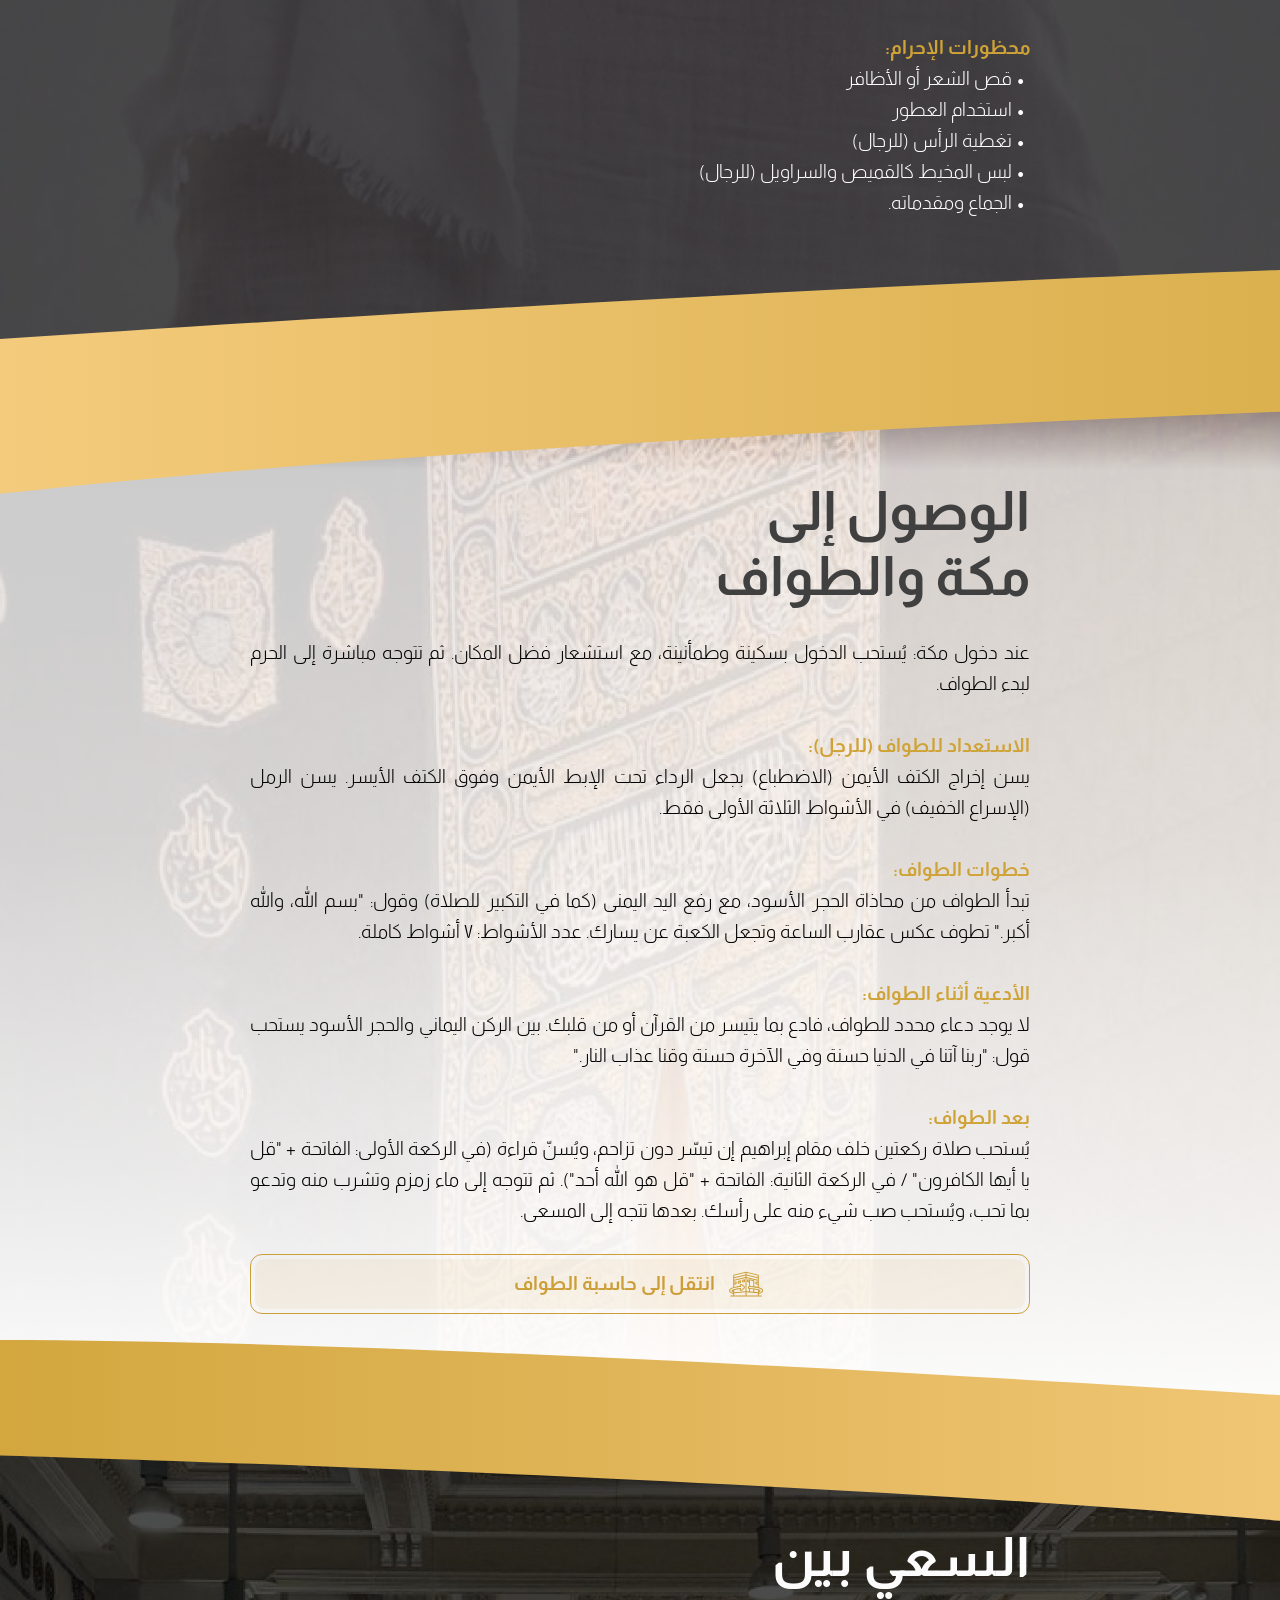
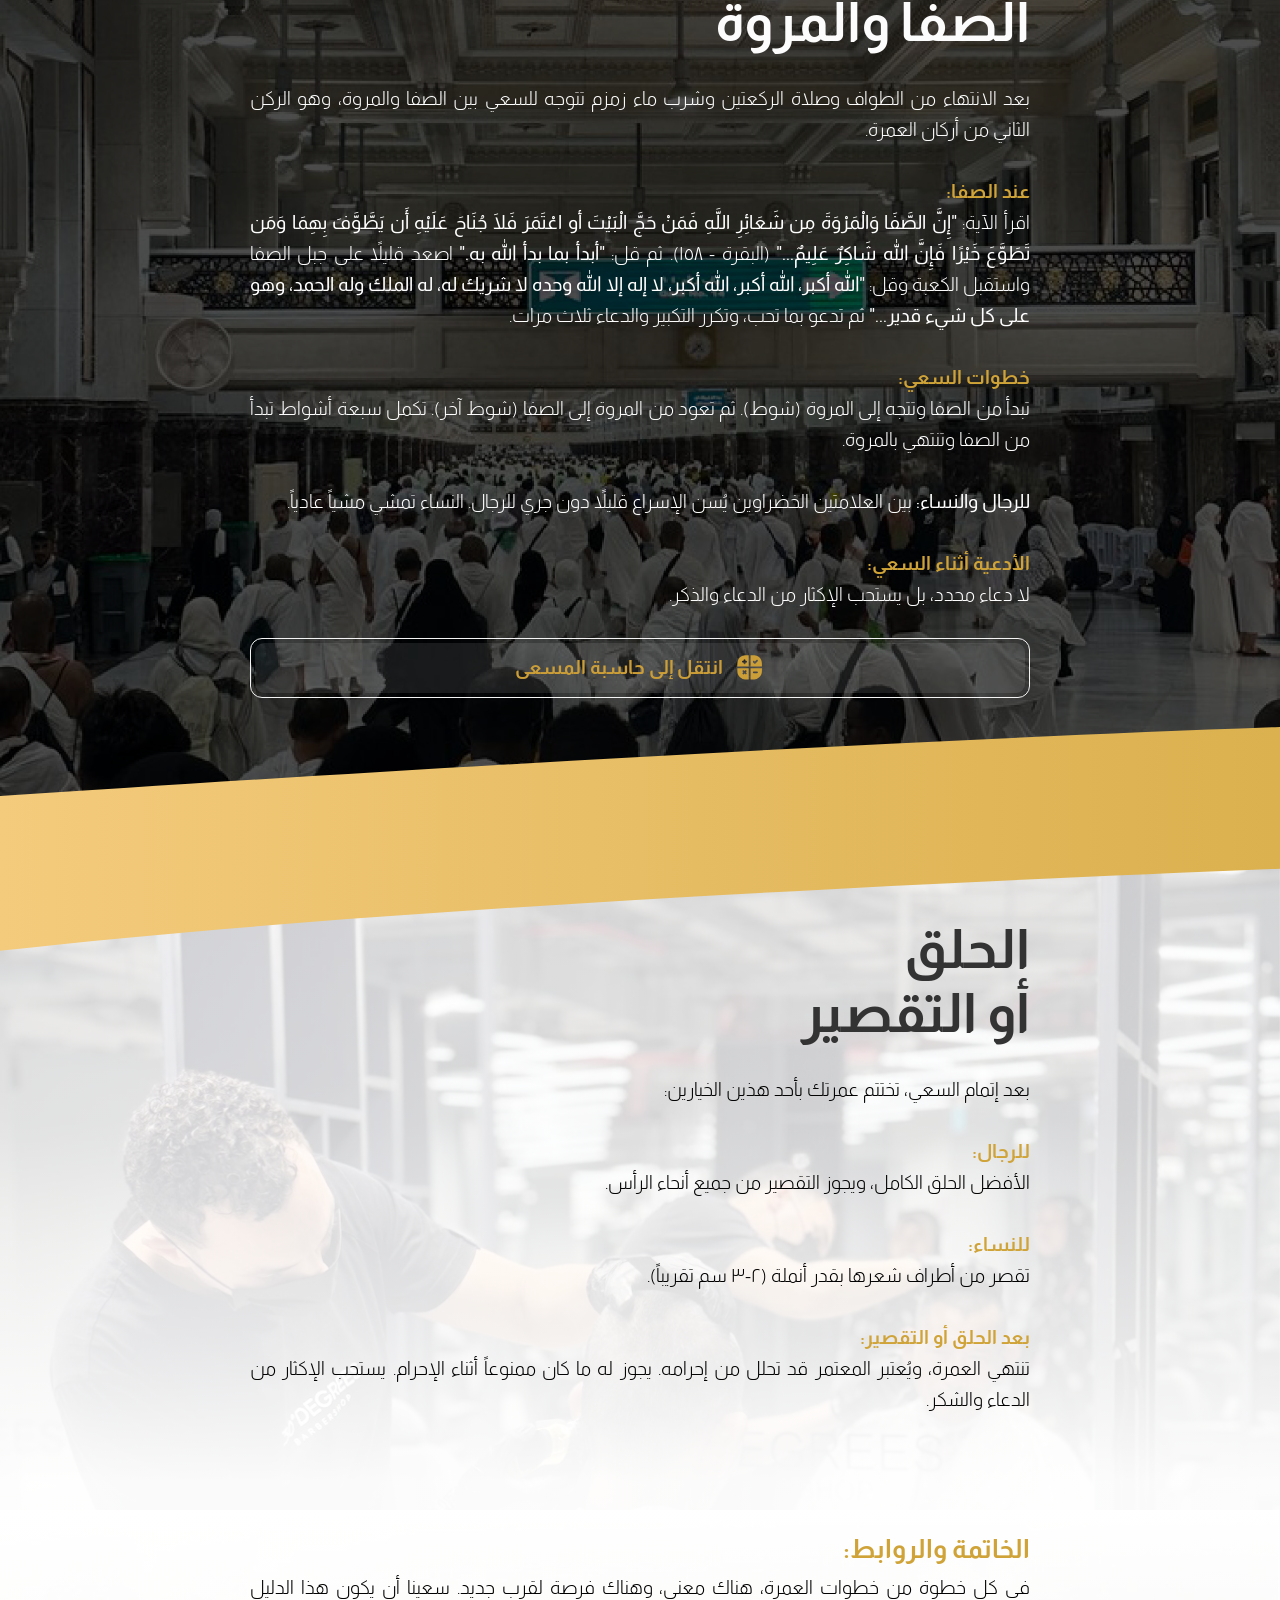
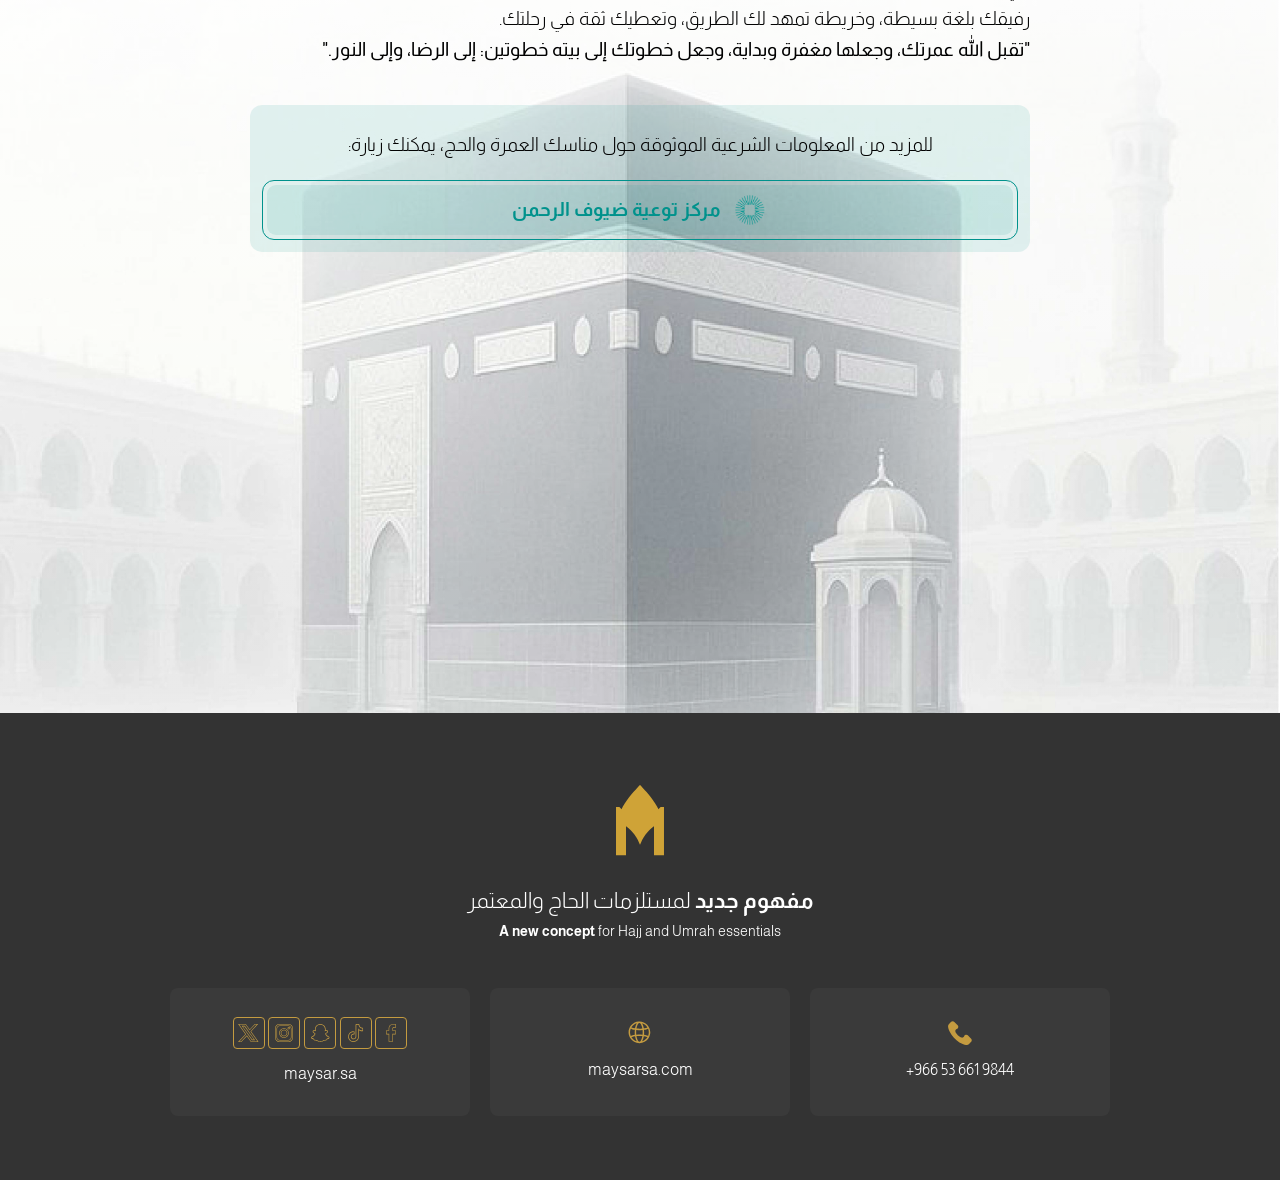
<file: guide.html>
<!doctype html>
<html lang="ar" dir="rtl">
	<head>
		<meta charset="utf-8" />
		<meta name="viewport" content="width=device-width, initial-scale=1, viewport-fit=cover" />
		<meta name="color-scheme" content="light" />
		<title>دليل العمرة | ميسار</title>
		<meta
			name="description"
			content="دليل العمرة بخطوات ميسّرة من ميسار: النية، الإحرام، الطواف، السعي، والحلق أو التقصير."
		/>
		<link rel="preconnect" href="https://fonts.googleapis.com" />
		<link rel="preconnect" href="https://fonts.gstatic.com" crossorigin />
		<link href="https://fonts.googleapis.com/css2?family=Almarai:wght@300;400;700&display=swap" rel="stylesheet" />
		<link rel="icon" type="image/svg+xml" href="./images/favicon.svg" />
		<link rel="stylesheet" href="./style/guide.css" />
	</head>
	<body>
		<svg width="0" height="0" style="position: absolute" aria-hidden="true" focusable="false">
			<defs>
				<symbol id="logo" viewBox="361.63 796.7 424.7 182.29">
					<path
						fill="#ffffff"
						d="M 450.37 870.65 L 454.79 860.04 L 462.33 841.63 L 469.87 860.04 L 474.18 870.65 L 478.76 881.86 L 493.42 881.86 L 465.38 821.25 L 459.19 821.25 L 431.15 881.86 L 445.81 881.86 Z M 450.37 870.65 "
					/>
					<path
						fill="#ffffff"
						d="M 513.17 881.88 L 525.93 881.88 L 525.93 859.15 L 549.19 821.69 L 534.55 821.69 L 519.46 847.02 L 504.46 821.69 L 489.82 821.69 L 513.17 859.78 Z M 513.17 881.88 "
					/>
					<path
						fill="#ffffff"
						d="M 565 822.81 C 561.77 824.34 559.14 826.46 557.14 829.19 C 555.13 831.92 554.13 835.11 554.13 838.76 C 554.13 842.29 554.95 845.51 556.6 848.41 C 558.25 851.32 561.41 853.67 566.07 855.46 L 575.33 859.06 C 577.06 859.72 578.66 860.54 580.13 861.53 C 581.6 862.52 582.33 863.79 582.33 865.35 C 582.33 867.32 581.44 868.8 579.64 869.79 C 577.84 870.78 575.69 871.27 573.17 871.27 C 569.58 871.27 566.2 870.62 563.02 869.3 C 559.85 867.98 556.95 866.36 554.31 864.45 L 554.31 876.75 C 556.7 878.49 559.52 879.96 562.75 881.16 C 565.98 882.36 569.37 882.95 572.9 882.95 C 577.09 882.95 580.91 882.17 584.36 880.62 C 587.8 879.06 590.55 876.92 592.62 874.2 C 594.68 871.47 595.72 868.31 595.72 864.71 C 595.72 861.43 594.73 858.49 592.75 855.91 C 590.78 853.34 587.69 851.15 583.5 849.36 L 576.14 846.3 C 573.62 845.29 571.5 844.27 569.76 843.25 C 568.02 842.23 567.15 840.73 567.15 838.76 C 567.15 837.26 567.65 836.03 568.64 835.07 C 569.62 834.12 570.88 833.4 572.41 832.92 C 573.93 832.44 575.48 832.2 577.04 832.2 C 580.15 832.2 582.93 832.77 585.39 833.91 C 587.84 835.04 590.15 836.27 592.3 837.59 L 592.3 825.29 C 590.33 824.02 587.9 822.92 585.03 821.96 C 582.16 821 578.98 820.52 575.51 820.52 C 571.73 820.52 568.23 821.29 565 822.81 "
					/>
					<path
						fill="#ffffff"
						d="M 619.42 870.65 L 619.47 870.65 L 623.89 860.04 L 623.84 860.04 L 631.38 841.63 L 638.92 860.04 L 638.97 860.04 L 643.27 870.65 L 643.23 870.65 L 647.81 881.86 L 662.45 881.86 L 634.43 821.25 L 628.24 821.25 L 600.2 881.86 L 614.86 881.86 Z M 619.42 870.65 "
					/>
					<path
						fill="#ffffff"
						d="M 684.6 833.37 L 694.93 833.37 C 698.16 833.37 700.9 834.01 703.15 835.3 C 705.39 836.59 706.52 838.7 706.52 841.63 C 706.52 844.33 705.45 846.41 703.32 847.87 C 701.2 849.34 698.34 850.07 694.75 850.07 C 692.95 850.07 691.17 849.94 689.41 849.67 C 687.64 849.4 686.04 849.03 684.6 848.55 Z M 684.6 857.26 L 705.53 881.87 L 721.96 881.87 L 700.32 858.7 C 703.67 858.46 706.79 857.64 709.66 856.23 C 712.54 854.82 714.86 852.85 716.62 850.3 C 718.39 847.75 719.27 844.72 719.27 841.18 C 719.27 837.83 718.63 834.94 717.34 832.52 C 716.05 830.09 714.32 828.07 712.13 826.45 C 709.94 824.84 707.5 823.64 704.81 822.86 C 702.12 822.08 699.36 821.69 696.55 821.69 L 672.11 821.69 L 672.11 881.87 L 684.6 881.87 Z M 684.6 857.26 "
					/>
					<path
						fill="#ffffff"
						d="M 421.48 881.87 L 421.48 821.25 L 417.25 821.25 L 391.56 848.01 L 365.87 821.25 L 361.63 821.25 L 361.63 881.87 L 374.13 881.87 L 374.13 845.21 C 374.15 845.24 374.15 845.24 374.18 845.26 C 375.25 846.12 376.29 847.01 377.34 847.92 C 380.79 850.94 383.97 854.34 386.48 858.32 C 386.62 858.55 386.79 858.78 386.91 859.02 C 388.42 861.5 389.55 863.81 390.39 865.72 C 390.65 866.3 390.98 866.9 391.16 867.41 C 391.3 867.77 391.42 868.11 391.56 868.42 C 391.7 868.11 391.81 867.77 391.95 867.41 C 392.14 866.9 392.46 866.3 392.72 865.72 C 393.56 863.81 394.7 861.5 396.21 859.02 C 396.33 858.78 396.49 858.55 396.63 858.32 C 399.14 854.34 402.33 850.94 405.78 847.92 C 406.82 847.01 407.87 846.12 408.94 845.26 C 408.96 845.24 408.96 845.24 408.98 845.21 L 408.98 881.87 Z M 421.48 881.87 "
					/>
					<path
						fill="#ffffff"
						d="M 387.43 953.68 C 387.43 961.96 384.03 966.76 377.07 968.2 C 375.84 968.46 374.49 968.59 373.02 968.64 L 361.63 968.64 L 361.63 978.9 C 363.68 978.9 370.13 978.89 372.17 978.93 C 374.94 978.99 377.73 978.93 380.46 978.39 C 382.81 977.92 385.11 977.14 387.26 976.08 C 389.19 975.13 390.99 973.93 392.57 972.48 C 397.27 968.29 399.64 962.29 399.64 954.68 L 399.64 925.06 L 387.43 925.06 Z M 387.43 953.68 "
					/>
					<path
						fill="#ffffff"
						d="M 707.23 946.16 C 705.54 948.51 703.42 949.68 700.74 949.68 C 698.11 949.68 695.71 948.56 693.64 946.39 L 693.64 930.9 C 693.64 928.76 694.3 927.13 695.67 925.87 C 696.84 924.59 698.37 923.99 700.39 923.99 C 703.12 923.99 705.28 924.94 706.98 926.92 C 708.89 929.29 709.84 932.6 709.84 936.79 C 709.84 940.62 708.96 943.77 707.23 946.16 M 714.8 918.52 L 714.78 918.52 C 711 915.31 706.35 913.68 700.93 913.68 C 695.39 913.68 690.95 914.93 687.74 917.4 C 683.62 920.47 681.52 925.01 681.52 930.9 L 681.52 945.37 C 681.52 945.81 681.38 946.19 681.08 946.49 C 680.71 946.86 680.27 947.05 679.78 947.05 L 630.36 947.05 L 630.36 925.06 L 618.23 925.06 L 618.23 945.09 C 618.23 945.65 618.02 946.09 617.53 946.56 C 617.28 946.88 616.86 947.05 616.18 947.05 L 566.95 947.05 L 566.95 925.06 L 554.75 925.06 L 554.75 945.37 C 554.75 946.56 554.26 947.05 553.07 947.05 L 536.65 947.05 L 536.65 946.23 C 536.72 945.49 536.74 944.93 536.74 944.55 L 536.74 925.06 L 524.55 925.06 L 524.55 945.37 C 524.55 946.56 524.06 947.05 522.87 947.05 L 506.4 947.05 C 506.45 946.46 506.45 945.72 506.45 944.84 L 506.45 925.06 L 494.25 925.06 L 494.25 945.37 C 494.25 946.56 493.76 947.05 492.57 947.05 L 428.07 947.05 L 428.07 947.04 L 423.16 947.04 C 422.39 947.04 422.09 946.71 421.86 946.39 C 421.62 946.15 421.49 945.8 421.49 945.36 L 421.49 891.52 L 409.29 891.52 L 409.29 946.9 C 409.29 949.95 410.46 952.55 412.74 954.64 C 414.69 956.48 417.02 957.44 419.65 957.44 L 425.28 957.44 L 425.28 957.45 L 496.09 957.45 C 499.18 957.45 501.77 956.26 503.81 953.91 L 506.68 957.45 L 526.39 957.45 C 529.48 957.45 532.06 956.26 534.11 953.91 L 536.97 957.45 L 556.59 957.45 C 559.66 957.45 562.27 956.26 564.36 953.96 L 567.18 957.45 L 620 957.45 C 623.07 957.45 625.68 956.26 627.77 953.93 L 630.94 957.45 L 683.11 957.45 C 685.8 957.45 688.16 956.56 690.11 954.82 C 693.07 958.36 697.07 960.15 702.02 960.15 C 707.84 960.15 712.66 957.87 716.31 953.33 C 720.06 948.72 721.96 942.86 721.96 935.88 C 721.96 928.43 719.55 922.59 714.8 918.52 "
					/>
					<path fill="#ffffff" d="M 618.14 975.12 L 630.36 975.12 L 630.36 965.57 L 618.14 965.57 Z M 618.14 975.12 " />
					<path fill="#ffffff" d="M 602.98 975.12 L 615.2 975.12 L 615.2 965.57 L 602.98 965.57 Z M 602.98 975.12 " />
					<path
						fill="#ffffff"
						d="M 743.93 830.37 C 735.69 818.66 743.85 802.57 758.07 802.04 L 760.01 802.08 C 773.46 803.14 781.12 818.13 773.85 829.63 C 767.04 840.47 751.29 840.85 743.93 830.37 M 779.12 829.57 C 786.34 814.02 774.41 796.7 757.41 797.48 C 739.48 798.33 729.8 819.25 740.62 833.64 C 750.83 847.18 771.99 844.95 779.12 829.57 "
					/>
					<path
						fill="#ffffff"
						d="M 754.86 818.2 L 754.86 812.18 C 754.9 812.1 754.96 812.1 755.03 812.1 C 756.06 811.98 758.79 812.08 759.69 812.52 C 761.09 813.18 761.25 815.37 760.73 816.66 C 759.84 818.75 756.65 818.07 754.86 818.2 M 760.41 824.89 C 761.55 826.91 762.45 829.17 763.53 831.23 L 763.64 831.34 L 770.05 831.34 C 770.05 831.23 770 831.13 769.96 831.05 C 768.85 828.66 767.56 825.98 766.29 823.7 C 765.49 822.27 764.33 820.73 762.64 820.33 C 762.62 820.22 762.64 820.27 762.71 820.22 C 762.9 820.12 763.26 820.03 763.49 819.93 C 766.44 818.62 767.41 816.03 766.97 812.91 C 766.38 808.81 762.71 807.91 759.14 807.7 L 748.72 807.71 L 748.72 831.26 L 748.81 831.34 L 754.78 831.34 L 754.86 831.26 L 754.86 822.38 C 756.19 822.42 757.56 822.21 758.74 822.92 C 759.46 823.34 760.01 824.17 760.41 824.89 "
					/>
				</symbol>
				<symbol id="mark" viewBox="492.62 5750.63 96.3 141.64">
					<path
						fill="#cfa337"
						d="M 512.73 5844.8 L 512.73 5833.3 C 512.77 5833.34 512.77 5833.34 512.8 5833.38 C 514.53 5834.76 516.21 5836.19 517.9 5837.64 C 520.86 5840.23 523.66 5842.96 526.25 5845.96 C 528.57 5848.58 530.7 5851.39 532.61 5854.38 C 532.76 5854.61 532.91 5854.83 533.02 5855.05 C 533.14 5855.21 533.21 5855.36 533.29 5855.51 C 535.72 5859.51 537.55 5863.22 538.9 5866.29 C 539.31 5867.22 539.84 5868.2 540.14 5869.02 C 540.36 5869.58 540.55 5870.14 540.77 5870.63 C 541 5870.14 541.19 5869.58 541.41 5869.02 C 541.71 5868.2 542.23 5867.22 542.64 5866.29 C 543.99 5863.22 545.83 5859.51 548.26 5855.51 C 548.34 5855.36 548.41 5855.21 548.52 5855.05 C 548.64 5854.83 548.79 5854.61 548.93 5854.38 C 550.84 5851.39 552.98 5848.58 555.3 5845.96 C 557.88 5842.96 560.69 5840.23 563.65 5837.64 C 565.34 5836.19 567.02 5834.76 568.74 5833.38 C 568.78 5833.34 568.78 5833.34 568.82 5833.3 L 568.82 5892.27 L 588.93 5892.27 L 588.93 5794.74 L 582.11 5794.74 L 580.2 5796.72 L 577.88 5799.15 C 567.32 5776.95 540.77 5750.63 540.77 5750.63 C 540.77 5750.63 514.23 5776.95 503.67 5799.15 L 501.35 5796.72 L 499.44 5794.74 L 492.62 5794.74 L 492.62 5892.27 L 512.73 5892.27 Z M 512.73 5844.8 "
					/>
				</symbol>
				<symbol id="i-phone" viewBox="517.64 6176.63 41.95 41.92">
					<path
						fill="#c49b40"
						d="M 550.69 6218.55 L 548.98 6218.55 C 547.32 6218.36 545.76 6217.94 544.18 6217.31 C 536.54 6214.25 529.01 6207.41 524.07 6200.87 C 521.24 6197.11 518.27 6191.97 517.81 6187.29 C 517.64 6185.6 517.89 6183.43 519.06 6182.25 L 523.15 6178.15 C 524.66 6176.63 527.35 6176.84 528.69 6178.18 L 534.53 6183.99 C 535.95 6185.41 536.02 6187.66 534.78 6189.2 C 534.29 6189.81 533.7 6190.13 532.97 6190.41 C 531.38 6191.01 530.2 6192.6 530.46 6194.34 C 530.66 6195.72 531.26 6196.95 532.01 6198.12 C 533.61 6200.62 535.73 6202.7 538.23 6204.28 C 539.21 6204.9 540.2 6205.39 541.32 6205.65 C 543 6206.05 544.77 6205.27 545.6 6203.77 L 546.18 6202.48 C 546.76 6201.44 547.82 6200.79 548.89 6200.64 C 550.12 6200.46 551.33 6200.8 552.21 6201.68 L 558.07 6207.54 C 559.59 6209.06 559.39 6211.78 558.08 6213.09 L 553.95 6217.22 C 553.08 6218.09 551.86 6218.41 550.69 6218.55 "
					/>
				</symbol>
				<symbol id="i-globe" viewBox="518.07 6350.29 48.42 42.61">
					<path
						fill="#c49b40"
						d="M 546.71 6386.36 C 550.24 6385.33 553.71 6382.85 555.71 6379.76 C 555.8 6379.63 556.16 6379.19 556.07 6379.06 C 554.02 6378.3 551.86 6377.72 549.69 6377.46 C 549.17 6380.56 548.34 6383.66 546.71 6386.36 M 534.11 6377.46 C 533.96 6377.34 530.86 6378.08 530.41 6378.2 C 529.79 6378.37 528.34 6378.72 527.84 6379 C 527.77 6379.04 527.69 6379.06 527.71 6379.17 C 529.84 6382.59 533.21 6385.23 537.09 6386.36 C 535.46 6383.66 534.64 6380.56 534.11 6377.46 M 547.12 6377.05 C 544.83 6376.89 542.55 6376.77 540.25 6376.81 L 536.69 6377.05 C 537.13 6379.86 537.94 6383.36 539.7 6385.63 C 541.59 6388.06 543.18 6387.14 544.58 6384.91 C 546.01 6382.65 546.73 6379.68 547.12 6377.05 M 536.41 6366.25 C 536.32 6366.26 536.3 6366.36 536.29 6366.43 C 536.18 6367.15 536.15 6368.17 536.12 6368.91 C 536.07 6370.64 536.12 6372.57 536.29 6374.29 C 536.29 6374.38 536.28 6374.48 536.37 6374.54 L 540.25 6374.25 L 543.63 6374.25 L 547.48 6374.5 C 547.64 6372.64 547.74 6370.77 547.68 6368.91 C 547.67 6368.68 547.61 6368.49 547.59 6368.28 C 547.58 6367.99 547.59 6366.38 547.44 6366.26 L 543.63 6366.55 L 540.25 6366.55 Z M 557.38 6364.07 C 557.29 6364 555.57 6364.64 555.28 6364.73 C 553.55 6365.24 551.79 6365.65 550 6365.91 C 550.26 6367.89 550.25 6369.89 550.25 6371.89 L 550 6374.89 C 551.79 6375.14 553.55 6375.55 555.28 6376.07 C 555.57 6376.16 557.29 6376.8 557.38 6376.73 C 558.97 6372.64 558.97 6368.16 557.38 6364.07 M 533.8 6365.91 C 532.02 6365.64 530.25 6365.24 528.53 6364.73 C 528.24 6364.64 526.51 6364 526.43 6364.07 C 524.83 6368.16 524.83 6372.64 526.43 6376.73 C 526.51 6376.8 528.24 6376.16 528.53 6376.07 C 530.25 6375.55 532.02 6375.15 533.8 6374.89 C 533.55 6372.91 533.55 6370.91 533.56 6368.91 Z M 549.69 6363.33 C 549.85 6363.47 553.23 6362.65 553.71 6362.52 C 554.25 6362.37 555.53 6362.04 555.96 6361.8 C 556.04 6361.76 556.12 6361.73 556.09 6361.63 C 553.96 6358.21 550.61 6355.56 546.71 6354.44 C 548.34 6357.14 549.17 6360.24 549.69 6363.33 M 537.09 6354.44 C 533.56 6355.47 530.1 6357.95 528.09 6361.04 C 528 6361.17 527.64 6361.61 527.74 6361.74 C 529.8 6362.49 531.94 6363.07 534.11 6363.33 C 534.64 6360.24 535.46 6357.14 537.09 6354.44 M 547.12 6363.74 C 546.73 6361.11 546.01 6358.16 544.58 6355.89 C 542.07 6351.9 539.91 6354.12 538.44 6357.35 C 537.54 6359.32 536.98 6361.6 536.69 6363.74 C 538.97 6363.91 541.25 6364.03 543.55 6363.98 Z M 540.76 6351.17 C 556.24 6350.29 566.49 6367.24 558.3 6380.5 C 550.64 6392.89 532.47 6392.62 525.21 6380 C 518.07 6367.61 526.58 6351.99 540.76 6351.17 "
					/>
				</symbol>
				<symbol id="s-x" viewBox="406.43 6531.27 36.55 31.84">
					<path
						fill="#c49b40"
						d="M 431.6 6558.83 L 434.68 6558.83 L 418 6535.54 L 414.93 6535.54 Z M 436.62 6559.83 L 431.09 6559.83 L 412.98 6534.54 L 418.52 6534.54 Z M 429.92 6562.1 L 441.04 6562.1 L 428.39 6544.44 L 439.78 6532.27 L 436.64 6532.27 L 427.04 6542.54 L 419.68 6532.27 L 408.56 6532.27 L 420.73 6549.27 L 408.74 6562.1 L 411.88 6562.1 L 422.1 6551.18 Z M 442.99 6563.11 L 429.41 6563.11 L 422 6552.75 L 412.32 6563.11 L 406.43 6563.11 L 419.44 6549.19 L 406.61 6531.27 L 420.2 6531.27 L 427.14 6540.96 L 436.2 6531.27 L 442.09 6531.27 L 429.69 6544.53 Z M 442.99 6563.11 "
					/>
				</symbol>
				<symbol id="s-ig" viewBox="467.34 6531.27 31.84 31.84">
					<path
						fill="#c49b40"
						d="M 475.81 6534.93 C 473.16 6534.93 471 6537.09 471 6539.74 L 471 6554.63 C 471 6557.29 473.16 6559.45 475.81 6559.45 L 490.7 6559.45 C 493.36 6559.45 495.52 6557.29 495.52 6554.63 L 495.52 6539.74 C 495.52 6537.09 493.36 6534.93 490.7 6534.93 Z M 490.7 6560.45 L 475.81 6560.45 C 472.61 6560.45 470 6557.84 470 6554.63 L 470 6539.74 C 470 6536.54 472.61 6533.93 475.81 6533.93 L 490.7 6533.93 C 493.91 6533.93 496.52 6536.54 496.52 6539.74 L 496.52 6554.63 C 496.52 6557.84 493.91 6560.45 490.7 6560.45 M 475.28 6532.27 C 471.45 6532.27 468.34 6535.38 468.34 6539.21 L 468.34 6555.16 C 468.34 6558.99 471.45 6562.1 475.28 6562.1 L 491.23 6562.1 C 495.06 6562.1 498.18 6558.99 498.18 6555.16 L 498.18 6539.21 C 498.18 6535.38 495.06 6532.27 491.23 6532.27 Z M 491.23 6563.11 L 475.28 6563.11 C 470.9 6563.11 467.34 6559.54 467.34 6555.16 L 467.34 6539.21 C 467.34 6534.83 470.9 6531.27 475.28 6531.27 L 491.23 6531.27 C 495.61 6531.27 499.18 6534.83 499.18 6539.21 L 499.18 6555.16 C 499.18 6559.54 495.61 6563.11 491.23 6563.11 "
					/>
					<path
						fill="#c49b40"
						d="M 483.27 6542.37 C 480.62 6542.37 478.46 6544.53 478.46 6547.18 C 478.46 6549.84 480.62 6552 483.27 6552 C 485.93 6552 488.09 6549.84 488.09 6547.18 C 488.09 6544.53 485.93 6542.37 483.27 6542.37 M 483.27 6553 C 480.07 6553 477.46 6550.39 477.46 6547.18 C 477.46 6543.98 480.07 6541.37 483.27 6541.37 C 486.48 6541.37 489.09 6543.98 489.09 6547.18 C 489.09 6550.39 486.48 6553 483.27 6553 M 483.27 6539.71 C 479.15 6539.71 475.8 6543.06 475.8 6547.18 C 475.8 6551.31 479.15 6554.66 483.27 6554.66 C 487.39 6554.66 490.75 6551.31 490.75 6547.18 C 490.75 6543.06 487.39 6539.71 483.27 6539.71 M 483.27 6555.66 C 478.6 6555.66 474.8 6551.86 474.8 6547.18 C 474.8 6542.51 478.6 6538.71 483.27 6538.71 C 487.95 6538.71 491.75 6542.51 491.75 6547.18 C 491.75 6551.86 487.95 6555.66 483.27 6555.66 "
					/>
					<path
						fill="#c49b40"
						d="M 491.78 6537.58 C 491.18 6537.58 490.69 6538.07 490.69 6538.68 C 490.69 6539.28 491.18 6539.77 491.78 6539.77 C 492.38 6539.77 492.88 6539.28 492.88 6538.68 C 492.88 6538.07 492.38 6537.58 491.78 6537.58 M 491.78 6540.77 C 490.62 6540.77 489.68 6539.83 489.68 6538.68 C 489.68 6537.52 490.62 6536.58 491.78 6536.58 C 492.94 6536.58 493.88 6537.52 493.88 6538.68 C 493.88 6539.83 492.94 6540.77 491.78 6540.77 "
					/>
				</symbol>
				<symbol id="s-snap" viewBox="522.32 6528.83 38.07 36.71">
					<path
						fill="#c49b40"
						d="M 528.84 6542.53 C 528.23 6542.53 527.67 6542.85 527.36 6543.37 C 526.91 6544.11 527.09 6545.06 527.79 6545.58 L 531.29 6548.2 L 531.29 6548.54 C 531.3 6548.71 531.3 6552.61 524.11 6556.11 C 523.91 6556.21 523.78 6556.39 523.77 6556.61 C 523.76 6556.73 523.78 6556.95 524.01 6557.11 C 524.65 6557.55 525.78 6558.18 527.48 6558.59 C 528.02 6558.71 528.46 6559.12 528.61 6559.66 L 528.79 6560.3 C 528.91 6560.72 529.3 6561.03 529.76 6561.05 C 533.71 6561.26 535.35 6562.15 536.79 6562.93 C 538.02 6563.61 539 6564.14 541.35 6564.14 C 543.7 6564.14 544.67 6563.61 545.91 6562.93 C 547.35 6562.15 548.98 6561.26 552.94 6561.05 C 553.39 6561.03 553.79 6560.71 553.91 6560.29 L 554.08 6559.67 C 554.24 6559.12 554.68 6558.71 555.23 6558.59 C 556.92 6558.18 558.04 6557.55 558.69 6557.11 L 558.69 6557.11 C 558.92 6556.95 558.94 6556.73 558.93 6556.61 C 558.91 6556.39 558.79 6556.21 558.59 6556.11 C 551.4 6552.61 551.4 6548.71 551.41 6548.54 L 551.41 6548.2 L 554.91 6545.58 C 555.34 6545.25 555.59 6544.77 555.59 6544.24 C 555.59 6543.93 555.5 6543.64 555.34 6543.36 C 554.96 6542.72 554.17 6542.39 553.43 6542.59 L 550.22 6543.39 L 550.56 6542.22 C 550.8 6541.41 550.92 6540.55 550.92 6539.67 C 550.92 6534.46 546.62 6530.23 541.35 6530.23 C 536.07 6530.23 531.78 6534.46 531.78 6539.67 C 531.78 6540.55 531.9 6541.41 532.13 6542.22 L 532.48 6543.39 L 529.27 6542.59 C 529.11 6542.55 528.98 6542.53 528.84 6542.53 M 541.35 6565.54 C 538.64 6565.54 537.42 6564.87 536.12 6564.16 C 534.75 6563.42 533.32 6562.64 529.69 6562.45 C 528.63 6562.4 527.73 6561.68 527.43 6560.67 L 527.27 6560.03 C 525.64 6559.58 524.27 6559 523.21 6558.26 C 522.63 6557.86 522.32 6557.2 522.37 6556.5 C 522.42 6555.79 522.84 6555.17 523.5 6554.85 C 528.64 6552.34 529.65 6549.75 529.84 6548.87 L 526.95 6546.7 C 525.68 6545.75 525.33 6544 526.16 6542.64 C 526.85 6541.5 528.18 6540.89 529.6 6541.22 L 530.52 6541.46 C 530.43 6540.88 530.38 6540.28 530.38 6539.67 C 530.38 6533.69 535.3 6528.83 541.35 6528.83 C 547.4 6528.83 552.32 6533.69 552.32 6539.67 C 552.32 6540.28 552.27 6540.88 552.17 6541.46 L 553.09 6541.23 C 554.42 6540.89 555.84 6541.47 556.54 6542.64 C 556.84 6543.12 556.99 6543.68 556.99 6544.24 C 556.99 6545.21 556.54 6546.1 555.75 6546.7 L 552.85 6548.87 C 553.05 6549.74 554.05 6552.34 559.2 6554.85 C 559.86 6555.17 560.28 6555.79 560.33 6556.51 C 560.38 6557.2 560.07 6557.86 559.49 6558.26 C 558.42 6559 557.06 6559.58 555.55 6559.95 L 555.27 6560.66 C 554.97 6561.68 554.07 6562.4 553.01 6562.45 C 549.38 6562.64 547.95 6563.42 546.58 6564.16 C 545.28 6564.87 544.05 6565.54 541.35 6565.54 "
					/>
				</symbol>
				<symbol id="s-tt" viewBox="583.51 6529.59 29.64 35.19">
					<path
						fill="#c49b40"
						d="M 599.62 6530.99 L 599.62 6530.99 Z M 594.99 6544.99 L 595 6544.99 Z M 594.38 6544.97 C 594.03 6544.97 593.67 6544.99 593.31 6545.03 C 589.1 6545.51 585.71 6548.91 585.24 6553.12 C 584.95 6555.79 585.76 6558.34 587.53 6560.31 C 589.27 6562.26 591.77 6563.38 594.39 6563.38 C 599.46 6563.38 603.59 6559.25 603.59 6554.18 L 603.59 6537.66 L 604.89 6539.83 C 604.91 6539.85 606.45 6542.2 611.75 6542.39 L 611.75 6538.41 C 606.89 6538.27 604.43 6534.48 604.2 6530.86 L 599.75 6530.98 L 599.75 6554.01 C 599.75 6556.97 597.51 6559.4 594.65 6559.53 C 593.07 6559.6 591.54 6558.98 590.46 6557.82 C 589.38 6556.66 588.88 6555.09 589.07 6553.51 C 589.36 6551.14 591.27 6549.2 593.62 6548.87 C 594.03 6548.81 594.45 6548.8 594.85 6548.84 L 594.85 6544.98 C 594.7 6544.98 594.54 6544.97 594.38 6544.97 M 594.39 6564.78 C 591.38 6564.78 588.5 6563.5 586.48 6561.25 C 584.45 6558.97 583.51 6556.03 583.85 6552.97 C 584.39 6548.11 588.3 6544.19 593.15 6543.64 C 593.8 6543.57 594.45 6543.56 595.08 6543.59 C 595.74 6543.63 596.25 6544.19 596.25 6544.86 L 596.25 6548.98 C 596.25 6549.34 596.1 6549.68 595.84 6549.92 C 595.57 6550.16 595.2 6550.29 594.84 6550.24 C 594.5 6550.2 594.16 6550.21 593.82 6550.26 C 592.08 6550.5 590.67 6551.93 590.46 6553.68 C 590.32 6554.85 590.69 6556.01 591.48 6556.87 C 592.28 6557.73 593.43 6558.19 594.58 6558.13 C 596.66 6558.04 598.35 6556.18 598.35 6554.01 L 598.35 6530.86 C 598.35 6530.16 598.92 6529.59 599.62 6529.59 L 604.31 6529.59 C 604.98 6529.59 605.55 6530.11 605.59 6530.77 C 605.79 6533.78 607.83 6536.91 611.94 6537.15 C 612.62 6537.19 613.15 6537.74 613.15 6538.41 L 613.15 6542.53 C 613.15 6542.87 613.01 6543.2 612.77 6543.44 C 612.52 6543.68 612.2 6543.76 611.86 6543.8 C 608.31 6543.7 606.18 6542.71 604.99 6541.85 L 604.98 6554.76 C 604.67 6560.34 600.04 6564.78 594.39 6564.78 "
					/>
				</symbol>
				<symbol id="s-fb" viewBox="644.03 6528.26 20.98 37.62">
					<path
						fill="#c49b40"
						d="M 663.56 6548.75 C 663.56 6548.76 663.56 6548.77 663.56 6548.79 C 663.56 6548.78 663.56 6548.76 663.56 6548.75 M 645.26 6548.82 L 645.27 6548.82 C 645.27 6548.82 645.27 6548.81 645.27 6548.8 C 645.27 6548.81 645.27 6548.82 645.26 6548.82 M 645.26 6548.82 C 645.26 6548.82 645.26 6548.83 645.26 6548.83 C 645.26 6548.83 645.26 6548.82 645.27 6548.82 Z M 652.05 6564.65 C 652.66 6564.65 653.28 6564.68 653.89 6564.7 C 654.94 6564.74 656.02 6564.79 656.99 6564.7 C 657.12 6564.68 657.27 6564.59 657.3 6564.54 L 657.29 6548.82 L 663.47 6548.82 C 663.5 6548.79 663.54 6548.74 663.55 6548.71 C 663.49 6547.73 663.53 6546.74 663.57 6545.78 C 663.61 6544.75 663.65 6543.68 663.56 6542.71 C 663.55 6542.66 663.5 6542.54 663.45 6542.49 L 657.29 6542.49 L 657.29 6537.69 C 657.29 6537.27 657.61 6536.47 657.91 6536.14 C 658.75 6535.2 660.48 6535.26 662.02 6535.32 C 662.65 6535.34 663.25 6535.37 663.64 6535.31 C 663.7 6535.3 663.76 6535.29 663.78 6535.14 C 663.87 6534.25 663.82 6533.23 663.78 6532.25 C 663.74 6531.33 663.7 6530.38 663.77 6529.49 C 663.74 6529.46 663.68 6529.44 663.64 6529.41 C 663.63 6529.41 663.62 6529.4 663.62 6529.4 L 658.06 6529.4 L 656.12 6529.78 C 653.62 6530.49 651.71 6532.5 651.05 6535.16 C 650.68 6536.61 650.71 6538.11 650.75 6539.71 C 650.76 6540.44 650.77 6541.2 650.75 6541.94 L 650.72 6542.49 L 645.3 6542.49 C 645.33 6542.5 645.27 6542.59 645.26 6542.64 C 645.17 6543.62 645.21 6544.71 645.25 6545.77 C 645.29 6546.75 645.34 6547.77 645.27 6548.73 C 645.29 6548.77 645.32 6548.8 645.36 6548.82 L 650.75 6548.82 L 650.75 6564.57 C 650.79 6564.61 650.86 6564.66 650.91 6564.69 C 651.28 6564.66 651.66 6564.65 652.05 6564.65 M 655.67 6565.89 C 655.06 6565.89 654.45 6565.86 653.84 6565.84 C 652.88 6565.8 651.89 6565.75 651 6565.82 C 650.66 6565.87 650.33 6565.69 650.11 6565.51 C 649.78 6565.26 649.61 6564.99 649.61 6564.72 L 649.61 6549.96 L 645.23 6549.96 C 644.86 6549.96 644.54 6549.63 644.42 6549.49 C 644.19 6549.23 644.1 6548.96 644.14 6548.71 C 644.2 6547.82 644.16 6546.8 644.12 6545.81 C 644.07 6544.72 644.03 6543.59 644.13 6542.54 C 644.18 6541.98 644.68 6541.35 645.3 6541.35 L 649.62 6541.35 C 649.63 6540.81 649.62 6540.27 649.61 6539.73 C 649.58 6538.13 649.55 6536.48 649.95 6534.88 C 650.71 6531.83 652.91 6529.51 655.86 6528.68 L 658 6528.26 L 663.93 6528.26 L 664.06 6528.35 C 664.11 6528.37 664.15 6528.39 664.19 6528.42 C 664.43 6528.55 664.83 6528.77 664.9 6529.36 L 664.91 6529.42 L 664.91 6529.48 C 664.84 6530.33 664.88 6531.28 664.92 6532.2 C 664.96 6533.22 665.01 6534.29 664.91 6535.26 C 664.84 6535.89 664.42 6536.34 663.81 6536.43 C 663.31 6536.51 662.66 6536.48 661.97 6536.46 C 660.82 6536.41 659.24 6536.35 658.75 6536.9 C 658.64 6537.02 658.43 6537.52 658.43 6537.69 L 658.43 6541.35 L 663.52 6541.35 C 664.2 6541.35 664.64 6542.1 664.69 6542.61 C 664.79 6543.65 664.74 6544.75 664.7 6545.82 C 664.66 6546.78 664.62 6547.77 664.69 6548.68 C 664.74 6549.05 664.46 6549.41 664.34 6549.55 C 664.18 6549.74 663.92 6549.96 663.59 6549.96 L 658.43 6549.96 L 658.43 6564.58 C 658.43 6565.28 657.75 6565.76 657.1 6565.82 C 656.64 6565.87 656.16 6565.89 655.67 6565.89 "
					/>
				</symbol>

				<clipPath id="user-clip"><circle cx="35.25" cy="35.25" r="34" /></clipPath>
			</defs>
		</svg>

		<header class="site-header">
			<div class="header__inner">
				<button
					class="icon-btn menu-btn"
					id="menuBtn"
					type="button"
					aria-expanded="false"
					aria-controls="nav"
					aria-label="فتح القائمة"
				>
					<svg viewBox="0 0 89.5 46" aria-hidden="true" focusable="false" id="menuIcon">
						<g fill="currentColor">
							<rect x="0" y="0" width="89.5" height="5.5" rx="2.75" />
							<rect x="0" y="20.5" width="89.5" height="5.5" rx="2.75" />
							<rect x="0" y="41" width="89.5" height="5.5" rx="2.75" />
						</g>
					</svg>
				</button>
				<a class="logo-h" href="./index.html" aria-label="ميسار — الصفحة الرئيسية"
					><svg class="logo-h__svg" viewBox="0 0 424.7 182.29" aria-hidden="true" focusable="false">
						<use href="#logo" /></svg
				></a>
				<a class="icon-btn account" href="https://maysarsa.com/" aria-label="حسابي">
					<svg viewBox="0 0 70.5 70.5" aria-hidden="true" focusable="false">
						<circle cx="35.25" cy="35.25" r="34" fill="none" stroke="currentColor" stroke-width="2.4" />
						<g clip-path="url(#user-clip)" fill="currentColor">
							<circle cx="35.25" cy="27" r="11.5" />
							<ellipse cx="35.25" cy="62" rx="22" ry="19" />
						</g>
					</svg>
				</a>
				<nav class="nav" id="nav" aria-label="القائمة الرئيسية">
					<ul>
						<li><a href="./about.html">من نحن</a></li>
						<li><a href="./products.html">منتجاتنا</a></li>
						<li><a href="./recommendations.html">توصيات ميسار</a></li>
						<li><a href="#top" aria-current="page">دليل العمرة</a></li>
						<li><a href="./membership.html">شركاء الرحلة</a></li>
						<li><a href="./contact.html">تواصل معنا</a></li>
					</ul>
				</nav>
			</div>
		</header>

		<main id="top">
			<section class="g-hero" aria-labelledby="g-hero-title">
				<div class="col g-text">
					<h1 class="g-hero__title" id="g-hero-title">
						<b>دليل العمرة</b>
						<span>بخطوات ميسّرة</span>
					</h1>
					<p class="g-hero__intro">
						<span class="ln">رحلة العمرة تبدأ من النية، وتمر بعدة تفاصيل</span>
						<span class="ln">بسيطة لكنها مهمة. إليك ما تحتاج معرفته قبل</span> <span class="ln">البداية.</span>
					</p>
					<h2 class="g-prep__title">الاستعداد للعمرة:</h2>
					<div class="g-body">
						<h3 class="g-label g-label--ink">النية:</h3>
						<p>
							<span class="ln">استحضر نيتك بقلبك، ويسن التلفظ بها بقول:</span>
							<span class="ln"><strong>"لبيك اللهم عمرة"</strong>.</span>
						</p>
						<p>
							<span class="ln"><strong>من أين تُحرم؟</strong> إن كنت قادماً براً، فتحرم من</span>
							<span class="ln">الميقات الذي تمر به. وإن كنت قادماً جوّاً،</span>
							<span class="ln">فتنوي الإحرام قبل الوصول للميقات الجوي</span>
							<span class="ln">(عادةً يُعلن الكابتن قرب الوصول)</span>
						</p>
					</div>
				</div>
			</section>

			<div class="g-wave g-wave--1" aria-hidden="true">
				<svg viewBox="0 2318.11 1080 408.77" preserveAspectRatio="none" focusable="false">
					<defs>
						<linearGradient id="g-wave-a" x1="0" x2="1" y1="0" y2="0">
							<stop offset="0" stop-color="#d4a941" />
							<stop offset="0.5" stop-color="#e3b85d" />
							<stop offset="1" stop-color="#f2c879" />
						</linearGradient>
					</defs>
					<path
						fill="url(#g-wave-a)"
						d="M0 2573.31C221.66 2591.56 737.38 2640.77 1080 2726.88V2448.67C750 2393.55 305.53 2328.26 0 2318.11Z"
					/>
				</svg>
			</div>

			<section class="g-sec g-sec--dark g-ihram" aria-labelledby="g-ihram-title">
				<div class="col g-text">
					<h2 class="g-title g-ihram__title" id="g-ihram-title">الإحرام</h2>
					<div class="g-body">
						<p>
							<span class="ln">الإحرام هو نية الدخول في النسك، ويبدأ به</span>
							<span class="ln">المعتمر رحلته المباركة.</span>
						</p>
						<h3 class="g-label">عند الإحرام:</h3>
						<p>
							<span class="ln">يستحب الاغتسال والتطيّب في البدن قبل</span>
							<span class="ln">لبس الإحرام إن تيسّر. يرتدي الرجل إزاراً ورداءً</span>
							<span class="ln">أبيضين، وتبقى المرأة بلباسها الشرعي دون</span>
							<span class="ln">تبرج. يستحب أن تصلي ركعتين بعد لبس</span>
							<span class="ln">الإحرام وقبل نية الدخول في النسك، وغالباً</span>
							<span class="ln">تكون عند الوصول إلى الميقات أو قبيل مروره.</span>
							<span class="ln">ثم تعلن نيتك بقول: <strong>"لبيك اللهم عمرة"</strong>.</span>
						</p>
						<h3 class="g-label">التلبية:</h3>
						<p>
							<span class="ln">بعد النية مباشرة تبدأ بالتلبية وتستمر فيها حتى</span>
							<span class="ln">دخولك في أول نسك، وهو الطواف. <strong>"لبيك</strong></span>
							<span class="ln"><strong>اللهم لبيك، لبيك لا شريك لك لبيك، إن الحمد</strong></span>
							<span class="ln"><strong>والنعمة لك والملك لا شريك لك."</strong> يُستحب</span>
							<span class="ln">رفع الصوت بها للرجال وخفضه للنساء.</span>
						</p>
						<h3 class="g-label">محظورات الإحرام:</h3>
						<ul class="g-list">
							<li>قص الشعر أو الأظافر</li>
							<li>استخدام العطور</li>
							<li>تغطية الرأس (للرجال)</li>
							<li>لبس المخيط كالقميص والسراويل (للرجال)</li>
							<li>الجماع ومقدماته.</li>
						</ul>
					</div>
				</div>
			</section>

			<div class="g-wave g-wave--2" aria-hidden="true">
				<svg viewBox="0 4440.45 1080 486.68" preserveAspectRatio="none" focusable="false">
					<defs>
						<linearGradient id="g-wave-b" x1="0" x2="1" y1="0" y2="0">
							<stop offset="0" stop-color="#f4cb7c" />
							<stop offset="0.5" stop-color="#e7bd65" />
							<stop offset="1" stop-color="#dbb04e" />
						</linearGradient>
					</defs>
					<path
						fill="url(#g-wave-b)"
						d="M0 4590.61V4927.13C296.7 4840.41 751.64 4782.03 1080 4748.39V4440.45C726.57 4472.75 307.47 4538.02 0 4590.61Z"
					/>
				</svg>
			</div>

			<section class="g-sec g-tawaf" aria-labelledby="g-tawaf-title">
				<div class="col g-text">
					<h2 class="g-title g-tawaf__title" id="g-tawaf-title">الوصول إلى<br />مكة والطواف</h2>
					<div class="g-body">
						<p>
							<span class="ln">عند دخول مكة: يُستحب الدخول بسكينة</span>
							<span class="ln">وطمأنينة، مع استشعار فضل المكان. ثم تتوجه</span>
							<span class="ln">مباشرة إلى الحرم لبدء الطواف.</span>
						</p>
						<h3 class="g-label">الاستعداد للطواف (للرجل):</h3>
						<p>
							<span class="ln">يسن إخراج الكتف الأيمن (الاضطباع) بجعل</span>
							<span class="ln">الرداء تحت الإبط الأيمن وفوق الكتف الأيسر.</span>
							<span class="ln">يسن الرمل (الإسراع الخفيف) في الأشواط</span> <span class="ln">الثلاثة الأولى فقط.</span>
						</p>
						<h3 class="g-label">خطوات الطواف:</h3>
						<p>
							<span class="ln">تبدأ الطواف من محاذاة الحجر الأسود، مع رفع</span>
							<span class="ln">اليد اليمنى (كما في التكبير للصلاة) وقول:</span>
							<span class="ln">"بسم الله، والله أكبر." تطوف عكس عقارب</span>
							<span class="ln">الساعة وتجعل الكعبة عن يسارك. عدد</span> <span class="ln">الأشواط: ٧ أشواط كاملة.</span>
						</p>
						<h3 class="g-label">الأدعية أثناء الطواف:</h3>
						<p>
							<span class="ln">لا يوجد دعاء محدد للطواف، فادع بما يتيسر من</span>
							<span class="ln">القرآن أو من قلبك. بين الركن اليماني والحجر</span>
							<span class="ln">الأسود يستحب قول: "ربنا آتنا في الدنيا حسنة</span>
							<span class="ln">وفي الآخرة حسنة وقنا عذاب النار."</span>
						</p>
						<h3 class="g-label">بعد الطواف:</h3>
						<p>
							<span class="ln">يُستحب صلاة ركعتين خلف مقام إبراهيم إن</span>
							<span class="ln">تيسّر دون تزاحم، ويُسنّ قراءة (في الركعة</span>
							<span class="ln">الأولى: الفاتحة + "قل يا أيها الكافرون" / في</span>
							<span class="ln">الركعة الثانية: الفاتحة + "قل هو الله أحد"). ثم</span>
							<span class="ln">تتوجه إلى ماء زمزم وتشرب منه وتدعو بما</span>
							<span class="ln">تحب، ويُستحب صب شيء منه على رأسك.</span> <span class="ln">بعدها تتجه إلى المسعى.</span>
						</p>
					</div>
					<a class="g-btn g-btn--gold" href="https://maysar-daleel.netlify.app/" target="_blank" rel="noopener"
						><img
							class="g-btn__icon g-btn__icon--tawaf"
							src="./images/guide/icons/tawaf.svg"
							alt=""
							width="78"
							height="60"
						/><span>انتقل إلى حاسبة الطواف</span></a
					>
				</div>
			</section>

			<div class="g-wave g-wave--3" aria-hidden="true">
				<svg viewBox="0 7176.29 1080 393.09" preserveAspectRatio="none" focusable="false">
					<defs>
						<linearGradient id="g-wave-c" x1="0" x2="1" y1="0" y2="0">
							<stop offset="0" stop-color="#d3a73e" />
							<stop offset="0.5" stop-color="#e0b559" />
							<stop offset="1" stop-color="#f0c675" />
						</linearGradient>
					</defs>
					<path
						fill="url(#g-wave-c)"
						d="M0 7427.15C143.58 7437.9 692.09 7482.92 1080 7569.38V7296.31C731.34 7239.48 284.15 7176.99 0 7176.29Z"
					/>
				</svg>
			</div>

			<section class="g-sec g-sec--dark g-sai" aria-labelledby="g-sai-title">
				<div class="col g-text">
					<h2 class="g-title g-sai__title" id="g-sai-title">السعي بين<br />الصفا والمروة</h2>
					<div class="g-body">
						<p>
							<span class="ln">بعد الانتهاء من الطواف وصلاة الركعتين</span>
							<span class="ln">وشرب ماء زمزم تتوجه للسعي بين الصفا</span>
							<span class="ln">والمروة، وهو الركن الثاني من أركان العمرة.</span>
						</p>
						<h3 class="g-label">عند الصفا:</h3>
						<p>
							<span class="ln">اقرأ الآية: <strong>"إِنَّ الصَّفَا وَالْمَرْوَةَ مِن شَعَائِرِ اللَّهِ</strong></span>
							<span class="ln"
								><strong>فَمَنْ حَجَّ الْبَيْتَ أو اعْتَمَرَ فَلَا جُنَاحَ عَلَيْهِ أَن يَطَّوَّفَ</strong></span
							>
							<span class="ln"><strong>بِهِمَا وَمَن تَطَوَّعَ خَيْرًا فَإِنَّ الله شَاكِرٌ عَلِيمٌ..."</strong></span>
							<span class="ln">(البقرة - ١٥٨). ثم قل: <strong>"أبدأ بما بدأ الله به."</strong></span>
							<span class="ln">اصعد قليلاً على جبل الصفا واستقبل الكعبة</span>
							<span class="ln">وقل: <strong>"الله أكبر، الله أكبر، الله أكبر، لا إله إلا الله</strong></span>
							<span class="ln"><strong>وحده لا شريك له، له الملك وله الحمد، وهو</strong></span>
							<span class="ln"><strong>على كل شيء قدير..."</strong> ثم تدعو بما تحب، وتكرر</span>
							<span class="ln">التكبير والدعاء ثلاث مرات.</span>
						</p>
						<h3 class="g-label">خطوات السعي:</h3>
						<p>
							<span class="ln">تبدأ من الصفا وتتجه إلى المروة (شوط). ثم</span>
							<span class="ln">تعود من المروة إلى الصفا (شوط آخر). تكمل</span>
							<span class="ln">سبعة أشواط تبدأ من الصفا وتنتهي بالمروة.</span>
						</p>
						<p class="g-gap">
							<span class="ln"><strong>للرجال والنساء:</strong> بين العلامتين الخضراوين يُسن</span>
							<span class="ln">الإسراع قليلاً دون جري للرجال. النساء تمشي</span> <span class="ln">مشياً عادياً.</span>
						</p>
						<h3 class="g-label">الأدعية أثناء السعي:</h3>
						<p><span class="ln">لا دعاء محدد، بل يستحب الإكثار من الدعاء</span> <span class="ln">والذكر.</span></p>
					</div>
					<a class="g-btn g-btn--light" href="https://maysar-daleel.netlify.app/" target="_blank" rel="noopener"
						><img
							class="g-btn__icon g-btn__icon--sai"
							src="./images/guide/icons/sai.svg"
							alt=""
							width="60"
							height="65"
						/><span>انتقل إلى حاسبة المسعى</span></a
					>
				</div>
			</section>

			<div class="g-wave g-wave--4" aria-hidden="true">
				<svg viewBox="0 9664.08 1080 486.67" preserveAspectRatio="none" focusable="false">
					<path
						fill="url(#g-wave-b)"
						d="M0 9814.23V10150.75C296.7 10064.03 751.64 10005.65 1080 9972.02V9664.08C726.57 9696.37 307.47 9761.65 0 9814.23Z"
					/>
				</svg>
			</div>

			<section class="g-sec g-halq" aria-labelledby="g-halq-title">
				<div class="col g-text">
					<h2 class="g-title g-halq__title" id="g-halq-title">الحلق<br />أو التقصير</h2>
					<div class="g-body">
						<p><span class="ln">بعد إتمام السعي، تختتم عمرتك بأحد هذين</span> <span class="ln">الخيارين:</span></p>
						<h3 class="g-label">للرجال:</h3>
						<p>
							<span class="ln">الأفضل الحلق الكامل، ويجوز التقصير من جميع</span> <span class="ln">أنحاء الرأس.</span>
						</p>
						<h3 class="g-label">للنساء:</h3>
						<p><span class="ln">تقصر من أطراف شعرها بقدر أنملة (٢-٣ سم</span> <span class="ln">تقريباً).</span></p>
						<h3 class="g-label">بعد الحلق أو التقصير:</h3>
						<p>
							<span class="ln">تنتهي العمرة، ويُعتبر المعتمر قد تحلل من</span>
							<span class="ln">إحرامه. يجوز له ما كان ممنوعاً أثناء الإحرام.</span>
							<span class="ln">يستحب الإكثار من الدعاء والشكر.</span>
						</p>
					</div>
				</div>
			</section>

			<section class="g-sec g-end" aria-labelledby="g-end-title">
				<div class="col g-text">
					<h2 class="g-end__title" id="g-end-title">الخاتمة والروابط:</h2>
					<div class="g-body">
						<p>
							<span class="ln">في كل خطوة من خطوات العمرة، هناك</span>
							<span class="ln">معنى، وهناك فرصة لقرب جديد. سعينا أن</span>
							<span class="ln">يكون هذا الدليل رفيقك بلغة بسيطة، وخريطة</span>
							<span class="ln">تمهد لك الطريق، وتعطيك ثقة في رحلتك.</span>
						</p>
						<p>
							<span class="ln"><strong>"تقبل الله عمرتك، وجعلها مغفرة وبداية،</strong></span>
							<span class="ln"><strong>وجعل خطوتك إلى بيته خطوتين: إلى الرضا،</strong></span>
							<span class="ln"><strong>وإلى النور."</strong></span>
						</p>
					</div>
					<div class="g-more">
						<p>
							<span class="ln">للمزيد من المعلومات الشرعية الموثوقة</span>
							<span class="ln">حول مناسك العمرة والحج، يمكنك زيارة:</span>
						</p>
						<a class="g-btn g-btn--teal" href="https://learn.haj.gov.sa/landing/index-en.html" target="_blank" rel="noopener"
							><img
								class="g-btn__icon g-btn__icon--teal"
								src="./images/guide/icons/awareness.png"
								alt=""
								width="73"
								height="84"
							/><span>مركز توعية ضيوف الرحمن</span></a
						>
					</div>
				</div>
			</section>
		</main>

		<footer class="site-footer" id="contact">
			<div class="col">
				<div class="foot__brand">
					<svg class="foot__mark" viewBox="0 0 96.3 141.64" aria-hidden="true" focusable="false">
						<use href="#mark" />
					</svg>
					<div class="tagline">
						<p class="tag-ar"><b>مفهوم جديد</b> لمستلزمات الحاج والمعتمر</p>
						<p class="tag-en" lang="en"><b>A new concept</b> for Hajj and Umrah essentials</p>
					</div>
				</div>
				<div class="contacts">
					<a class="contact" href="tel:+966536619844"
						><svg class="contact__icon" viewBox="0 0 41.95 41.92" aria-hidden="true" focusable="false">
							<use href="#i-phone" /></svg
						><span class="ltr">+966 53 661 9844</span></a
					>
					<a class="contact" href="https://maysarsa.com/" rel="noopener"
						><svg class="contact__icon" viewBox="0 0 48.42 42.61" aria-hidden="true" focusable="false">
							<use href="#i-globe" /></svg
						><span class="ltr">maysarsa.com</span></a
					>
					<div class="contact">
						<div class="socials">
							<a class="soc" href="https://x.com/maysar_sa" target="_blank" rel="noopener" aria-label="X"
								><svg class="soc__svg" viewBox="0 0 36.55 31.84" aria-hidden="true" focusable="false">
									<use href="#s-x" /></svg
							></a>
							<a
								class="soc"
								href="https://www.instagram.com/maysar.sa"
								target="_blank"
								rel="noopener"
								aria-label="Instagram"
								><svg class="soc__svg" viewBox="0 0 31.84 31.84" aria-hidden="true" focusable="false">
									<use href="#s-ig" /></svg
							></a>
							<a
								class="soc"
								href="https://www.snapchat.com/@maysar.sa"
								target="_blank"
								rel="noopener"
								aria-label="Snapchat"
								><svg class="soc__svg" viewBox="0 0 38.07 36.71" aria-hidden="true" focusable="false">
									<use href="#s-snap" /></svg
							></a>
							<a class="soc" href="https://www.tiktok.com/@maysar.sa" target="_blank" rel="noopener" aria-label="TikTok"
								><svg class="soc__svg" viewBox="0 0 29.64 35.19" aria-hidden="true" focusable="false">
									<use href="#s-tt" /></svg
							></a>
							<a class="soc" href="#" aria-label="Facebook"
								><svg class="soc__svg" viewBox="0 0 20.98 37.62" aria-hidden="true" focusable="false">
									<use href="#s-fb" /></svg
							></a>
						</div>
						<span class="ltr">maysar.sa</span>
					</div>
				</div>
			</div>
		</footer>

		<script>
			;(function () {
				var btn = document.getElementById('menuBtn'),
					nav = document.getElementById('nav')
				if (!btn || !nav) return
				function setOpen(open) {
					nav.classList.toggle('is-open', open)
					btn.setAttribute('aria-expanded', String(open))
					btn.setAttribute('aria-label', open ? 'إغلاق القائمة' : 'فتح القائمة')
				}
				btn.addEventListener('click', function () {
					setOpen(btn.getAttribute('aria-expanded') !== 'true')
				})
				nav.addEventListener('click', function (e) {
					if (e.target.closest('a')) setOpen(false)
				})
				document.addEventListener('keydown', function (e) {
					if (e.key === 'Escape') {
						setOpen(false)
						btn.focus()
					}
				})
				window.matchMedia('(min-width: 900px)').addEventListener('change', function (e) {
					if (e.matches) setOpen(false)
				})
			})()
		</script>
	</body>
</html>
</file>
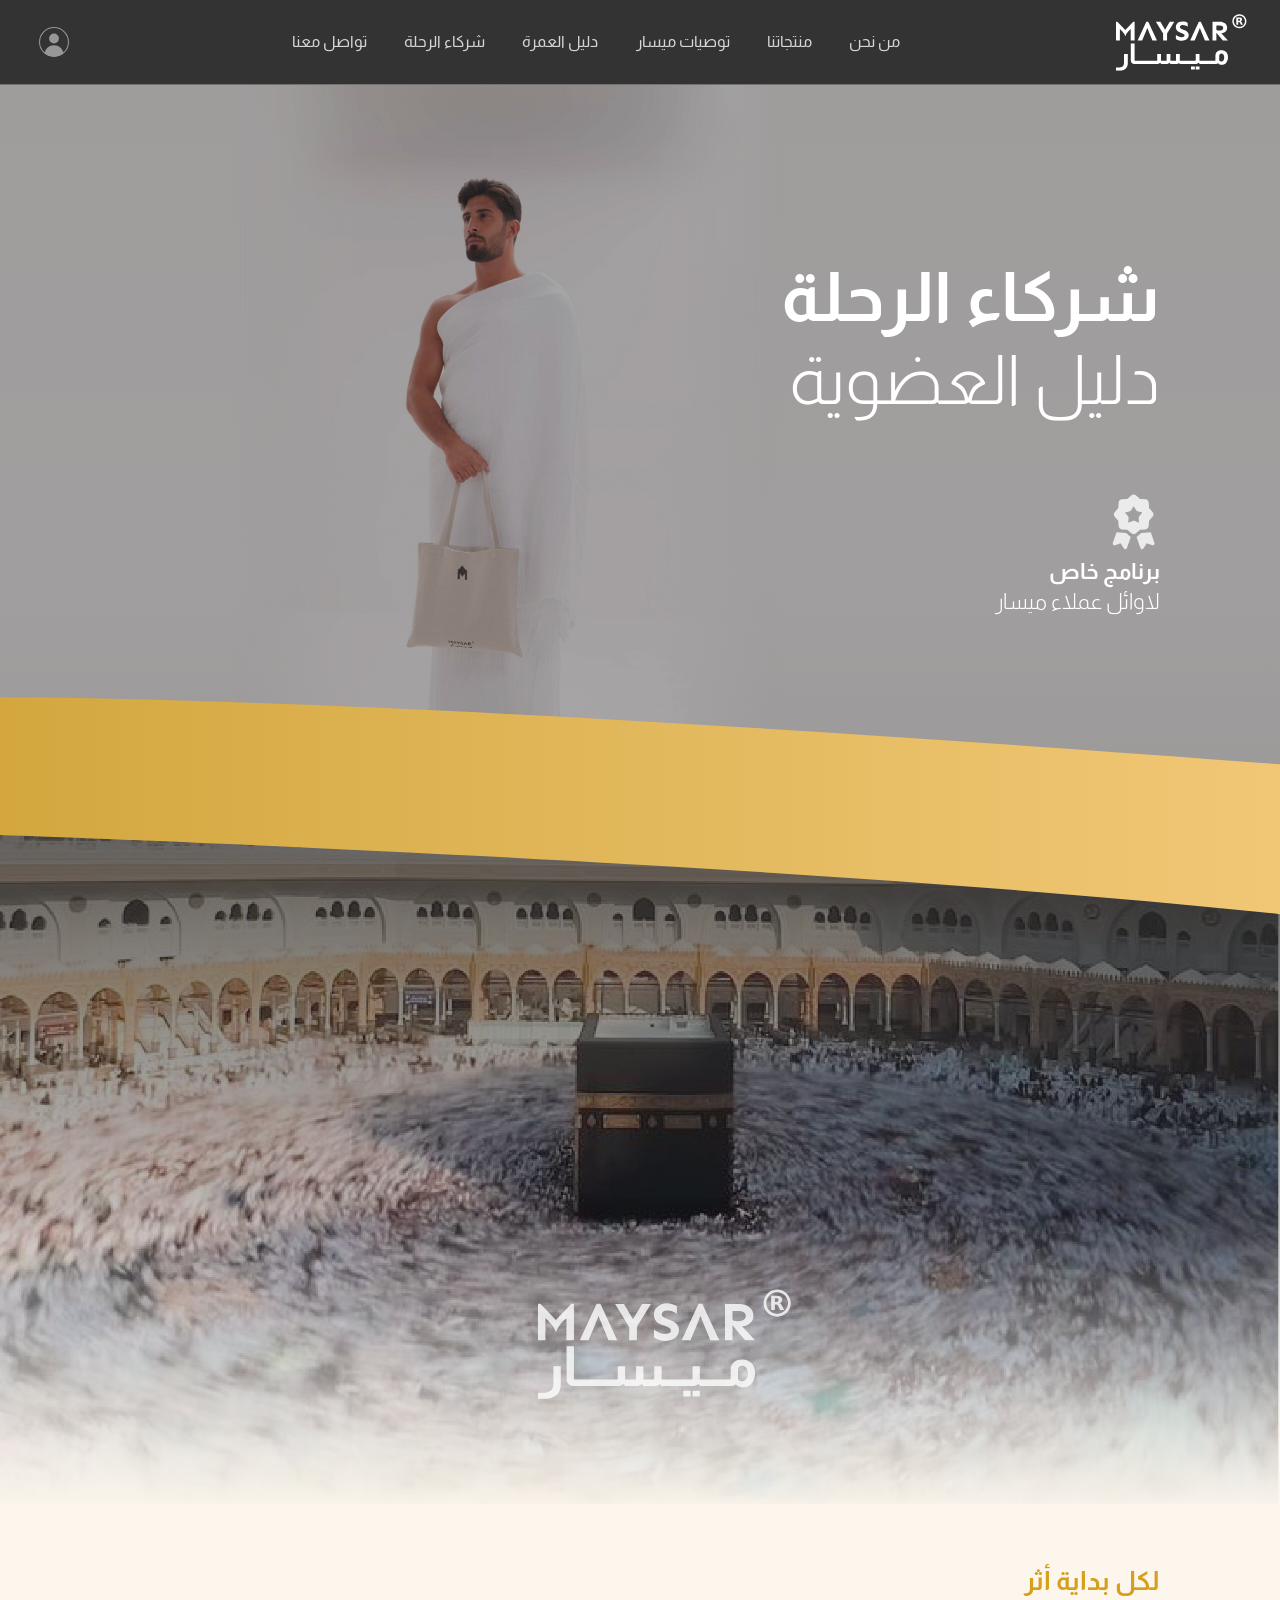
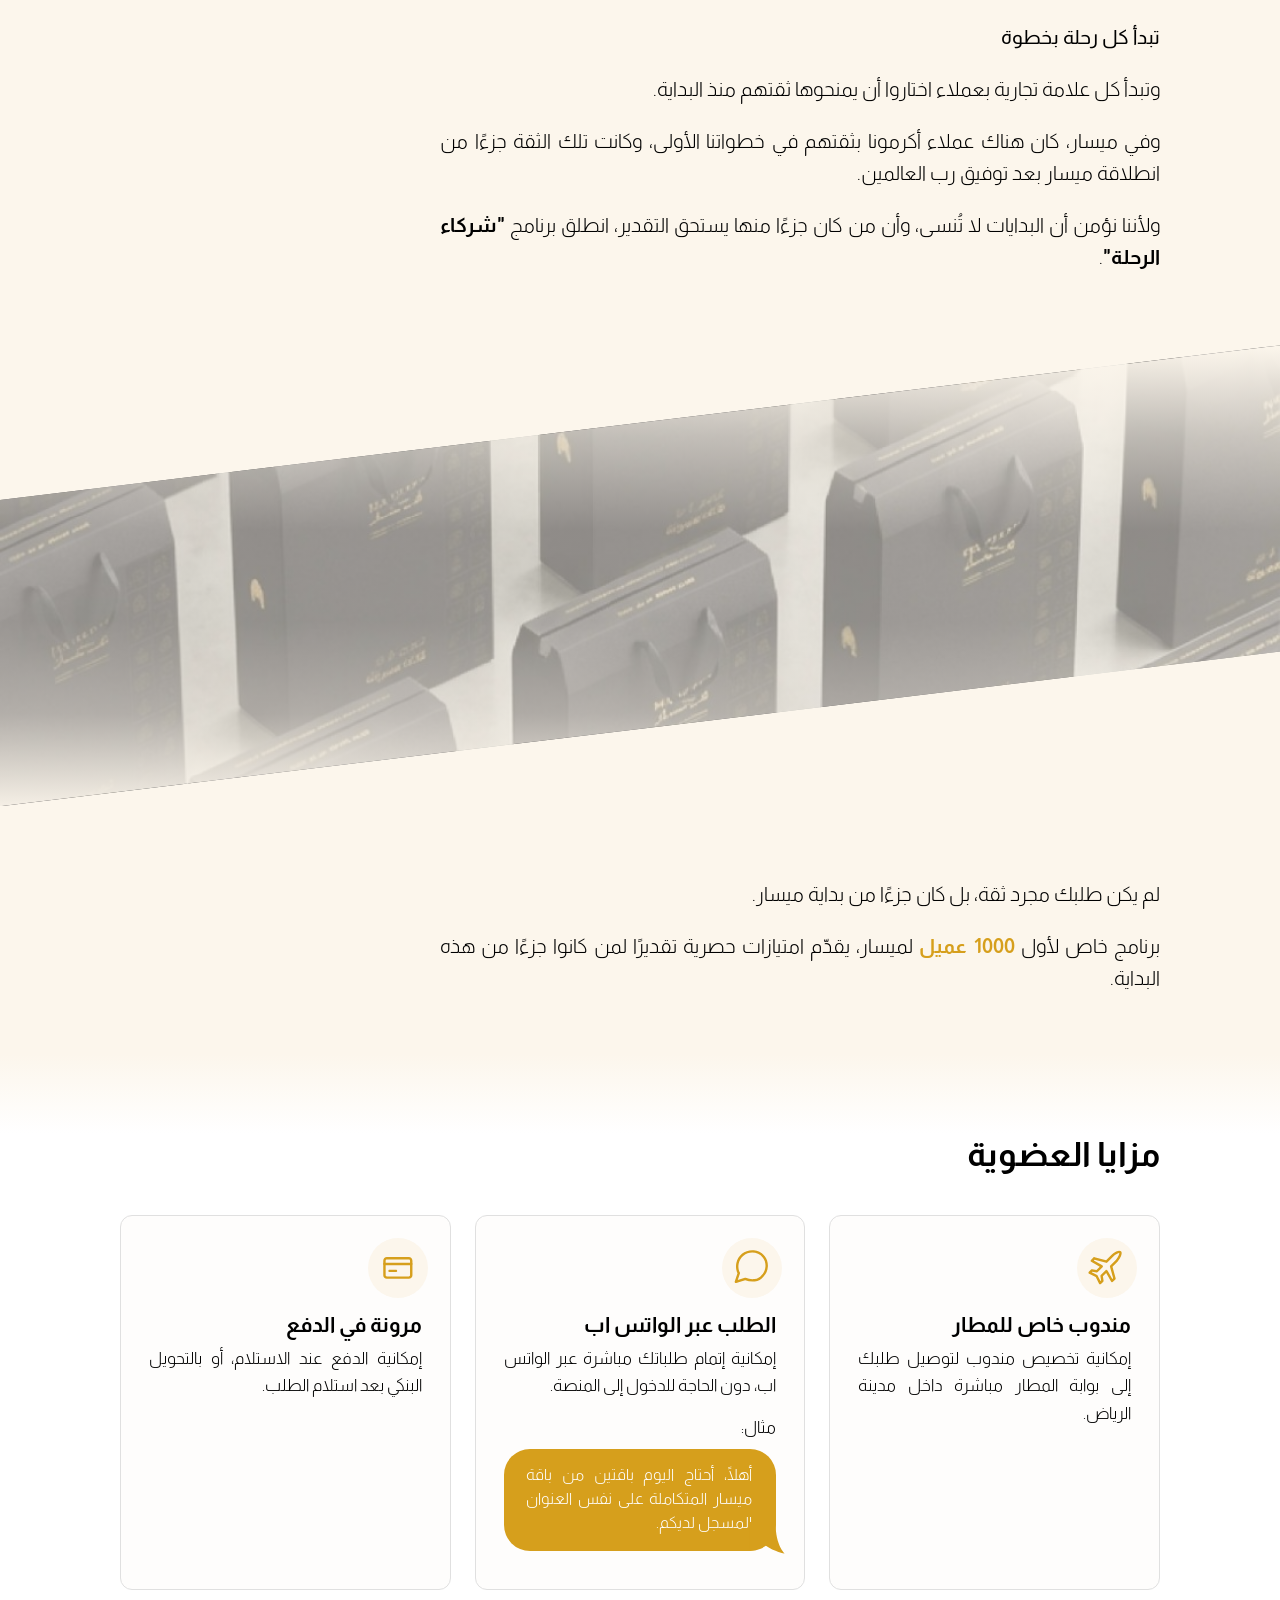
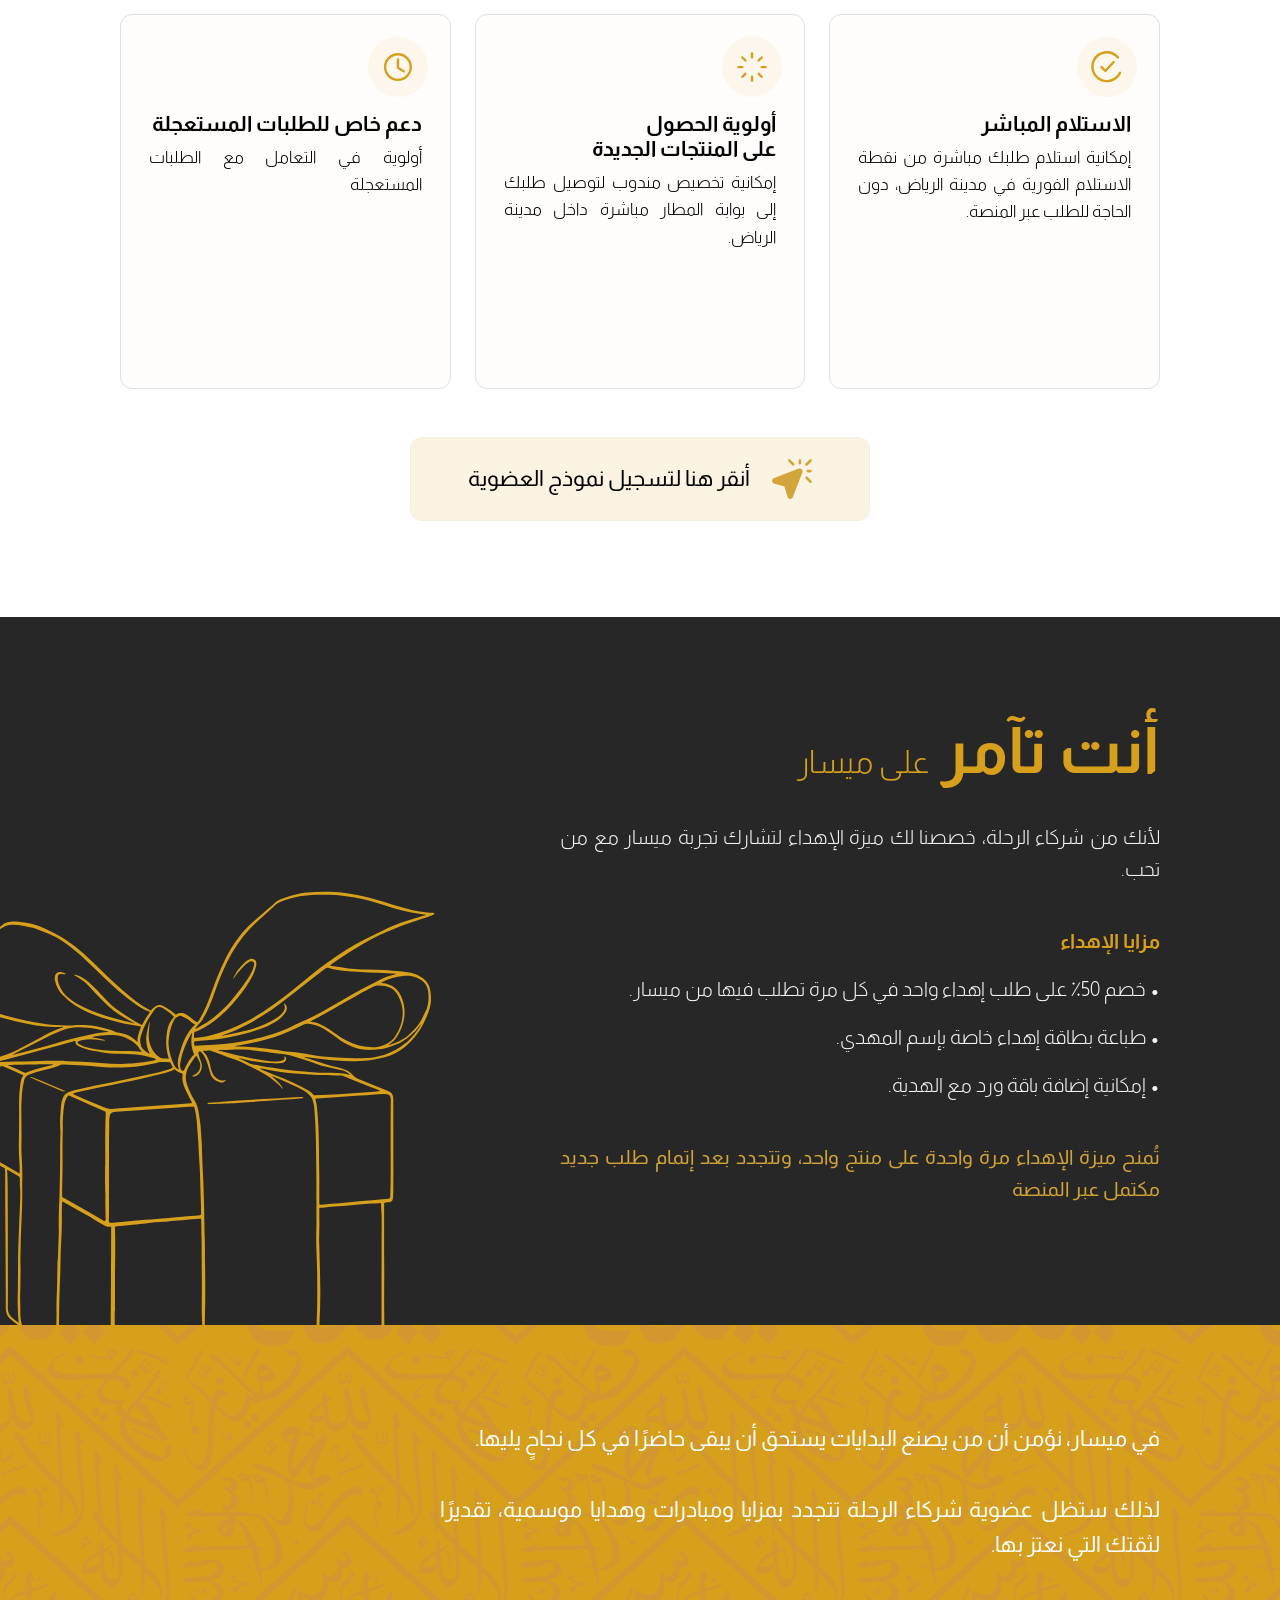
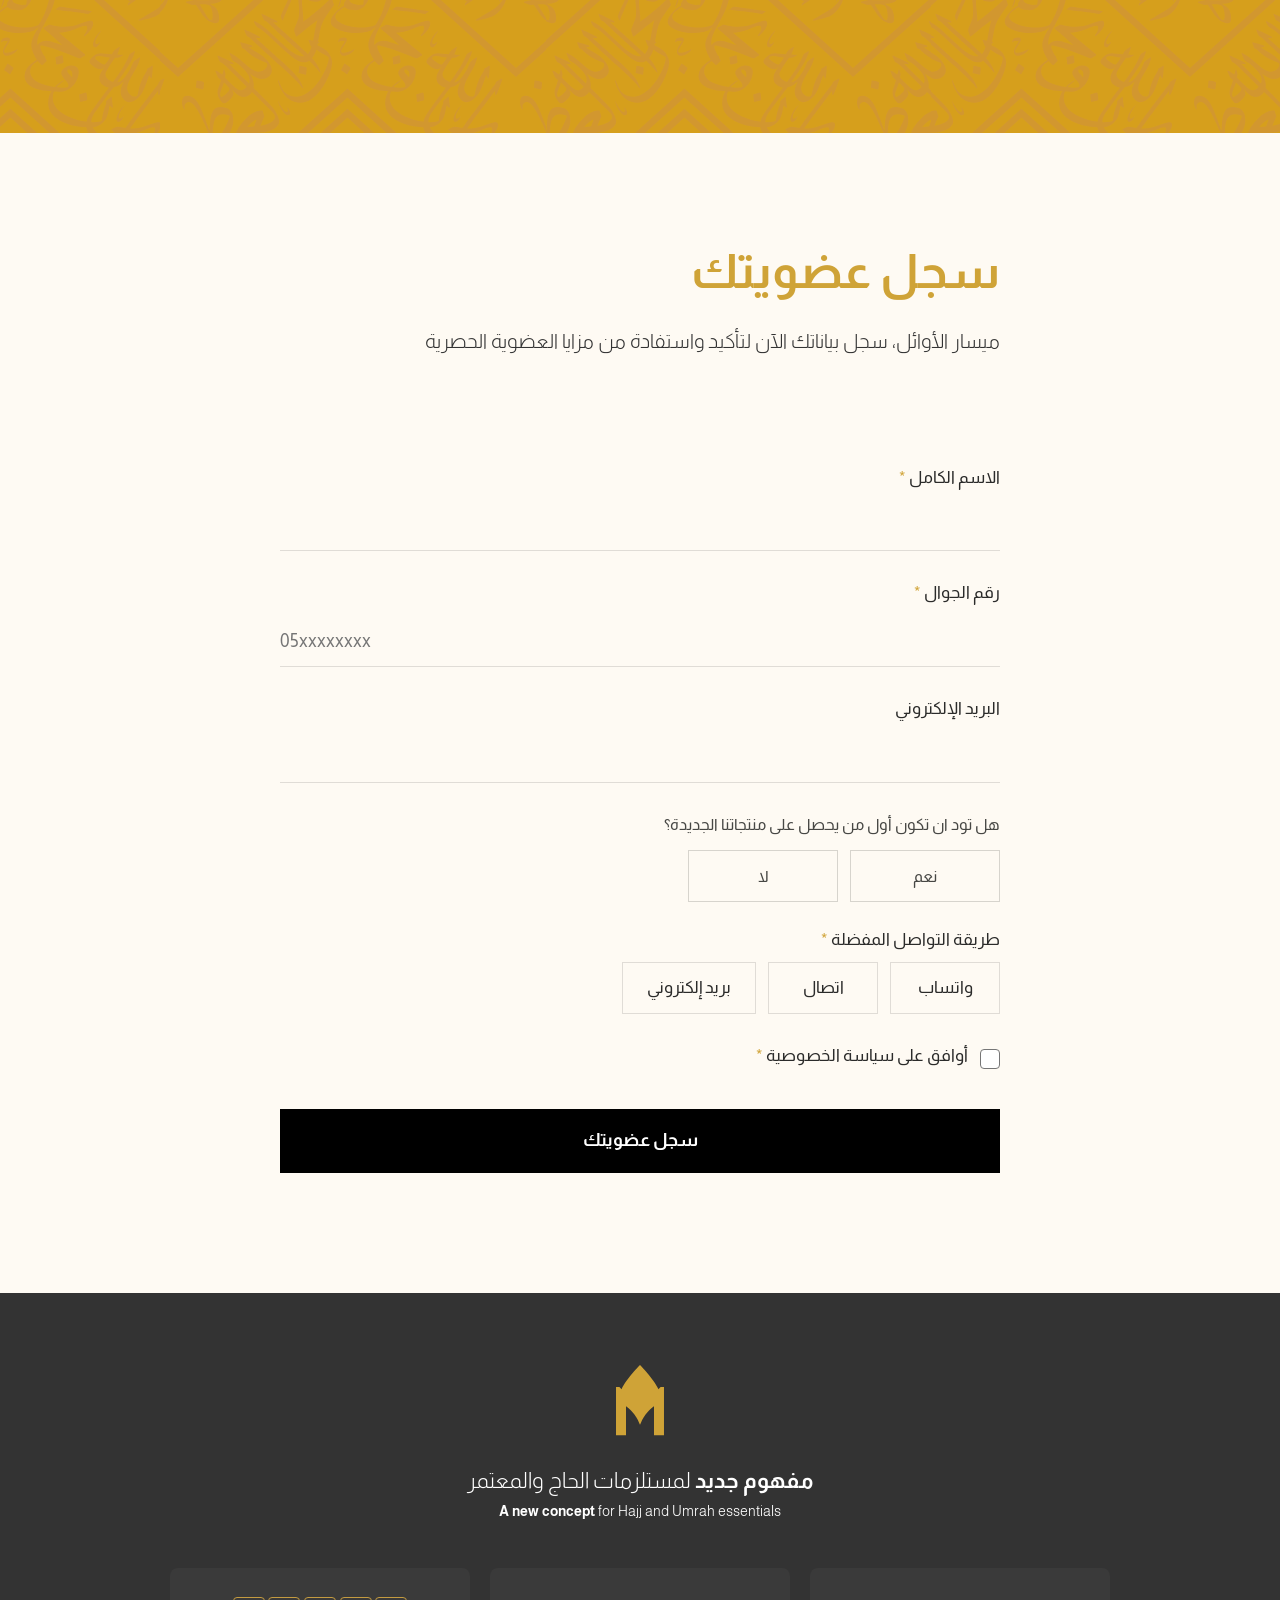
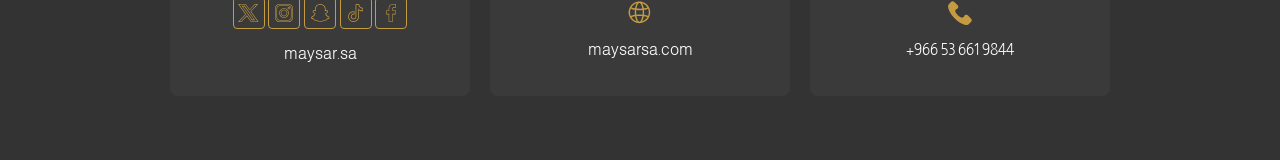
<file: membership.html>
<!doctype html>
<html lang="ar" dir="rtl">
	<head>
		<meta charset="utf-8" />
		<meta name="viewport" content="width=device-width, initial-scale=1, viewport-fit=cover" />
		<meta name="color-scheme" content="light" />
		<title>شركاء الرحلة | ميسار</title>
		<meta
			name="description"
			content="شركاء الرحلة: برنامج عضوية ميسار الخاص بأوائل العملاء — مزايا حصرية ونموذج تسجيل."
		/>
		<link rel="preconnect" href="https://fonts.googleapis.com" />
		<link rel="preconnect" href="https://fonts.gstatic.com" crossorigin />
		<link href="https://fonts.googleapis.com/css2?family=Almarai:wght@300;400;700&display=swap" rel="stylesheet" />
		<link rel="icon" type="image/svg+xml" href="./images/favicon.svg" />
		<link rel="stylesheet" href="./style/membership.css" />
		<link rel="stylesheet" href="./style/form.css" />
	</head>
	<body>
		<svg width="0" height="0" style="position: absolute" aria-hidden="true" focusable="false">
			<defs>
				<symbol id="logo" viewBox="361.63 796.7 424.7 182.29">
					<path
						fill="#ffffff"
						d="M 450.37 870.65 L 454.79 860.04 L 462.33 841.63 L 469.87 860.04 L 474.18 870.65 L 478.76 881.86 L 493.42 881.86 L 465.38 821.25 L 459.19 821.25 L 431.15 881.86 L 445.81 881.86 Z M 450.37 870.65 "
					/>
					<path
						fill="#ffffff"
						d="M 513.17 881.88 L 525.93 881.88 L 525.93 859.15 L 549.19 821.69 L 534.55 821.69 L 519.46 847.02 L 504.46 821.69 L 489.82 821.69 L 513.17 859.78 Z M 513.17 881.88 "
					/>
					<path
						fill="#ffffff"
						d="M 565 822.81 C 561.77 824.34 559.14 826.46 557.14 829.19 C 555.13 831.92 554.13 835.11 554.13 838.76 C 554.13 842.29 554.95 845.51 556.6 848.41 C 558.25 851.32 561.41 853.67 566.07 855.46 L 575.33 859.06 C 577.06 859.72 578.66 860.54 580.13 861.53 C 581.6 862.52 582.33 863.79 582.33 865.35 C 582.33 867.32 581.44 868.8 579.64 869.79 C 577.84 870.78 575.69 871.27 573.17 871.27 C 569.58 871.27 566.2 870.62 563.02 869.3 C 559.85 867.98 556.95 866.36 554.31 864.45 L 554.31 876.75 C 556.7 878.49 559.52 879.96 562.75 881.16 C 565.98 882.36 569.37 882.95 572.9 882.95 C 577.09 882.95 580.91 882.17 584.36 880.62 C 587.8 879.06 590.55 876.92 592.62 874.2 C 594.68 871.47 595.72 868.31 595.72 864.71 C 595.72 861.43 594.73 858.49 592.75 855.91 C 590.78 853.34 587.69 851.15 583.5 849.36 L 576.14 846.3 C 573.62 845.29 571.5 844.27 569.76 843.25 C 568.02 842.23 567.15 840.73 567.15 838.76 C 567.15 837.26 567.65 836.03 568.64 835.07 C 569.62 834.12 570.88 833.4 572.41 832.92 C 573.93 832.44 575.48 832.2 577.04 832.2 C 580.15 832.2 582.93 832.77 585.39 833.91 C 587.84 835.04 590.15 836.27 592.3 837.59 L 592.3 825.29 C 590.33 824.02 587.9 822.92 585.03 821.96 C 582.16 821 578.98 820.52 575.51 820.52 C 571.73 820.52 568.23 821.29 565 822.81 "
					/>
					<path
						fill="#ffffff"
						d="M 619.42 870.65 L 619.47 870.65 L 623.89 860.04 L 623.84 860.04 L 631.38 841.63 L 638.92 860.04 L 638.97 860.04 L 643.27 870.65 L 643.23 870.65 L 647.81 881.86 L 662.45 881.86 L 634.43 821.25 L 628.24 821.25 L 600.2 881.86 L 614.86 881.86 Z M 619.42 870.65 "
					/>
					<path
						fill="#ffffff"
						d="M 684.6 833.37 L 694.93 833.37 C 698.16 833.37 700.9 834.01 703.15 835.3 C 705.39 836.59 706.52 838.7 706.52 841.63 C 706.52 844.33 705.45 846.41 703.32 847.87 C 701.2 849.34 698.34 850.07 694.75 850.07 C 692.95 850.07 691.17 849.94 689.41 849.67 C 687.64 849.4 686.04 849.03 684.6 848.55 Z M 684.6 857.26 L 705.53 881.87 L 721.96 881.87 L 700.32 858.7 C 703.67 858.46 706.79 857.64 709.66 856.23 C 712.54 854.82 714.86 852.85 716.62 850.3 C 718.39 847.75 719.27 844.72 719.27 841.18 C 719.27 837.83 718.63 834.94 717.34 832.52 C 716.05 830.09 714.32 828.07 712.13 826.45 C 709.94 824.84 707.5 823.64 704.81 822.86 C 702.12 822.08 699.36 821.69 696.55 821.69 L 672.11 821.69 L 672.11 881.87 L 684.6 881.87 Z M 684.6 857.26 "
					/>
					<path
						fill="#ffffff"
						d="M 421.48 881.87 L 421.48 821.25 L 417.25 821.25 L 391.56 848.01 L 365.87 821.25 L 361.63 821.25 L 361.63 881.87 L 374.13 881.87 L 374.13 845.21 C 374.15 845.24 374.15 845.24 374.18 845.26 C 375.25 846.12 376.29 847.01 377.34 847.92 C 380.79 850.94 383.97 854.34 386.48 858.32 C 386.62 858.55 386.79 858.78 386.91 859.02 C 388.42 861.5 389.55 863.81 390.39 865.72 C 390.65 866.3 390.98 866.9 391.16 867.41 C 391.3 867.77 391.42 868.11 391.56 868.42 C 391.7 868.11 391.81 867.77 391.95 867.41 C 392.14 866.9 392.46 866.3 392.72 865.72 C 393.56 863.81 394.7 861.5 396.21 859.02 C 396.33 858.78 396.49 858.55 396.63 858.32 C 399.14 854.34 402.33 850.94 405.78 847.92 C 406.82 847.01 407.87 846.12 408.94 845.26 C 408.96 845.24 408.96 845.24 408.98 845.21 L 408.98 881.87 Z M 421.48 881.87 "
					/>
					<path
						fill="#ffffff"
						d="M 387.43 953.68 C 387.43 961.96 384.03 966.76 377.07 968.2 C 375.84 968.46 374.49 968.59 373.02 968.64 L 361.63 968.64 L 361.63 978.9 C 363.68 978.9 370.13 978.89 372.17 978.93 C 374.94 978.99 377.73 978.93 380.46 978.39 C 382.81 977.92 385.11 977.14 387.26 976.08 C 389.19 975.13 390.99 973.93 392.57 972.48 C 397.27 968.29 399.64 962.29 399.64 954.68 L 399.64 925.06 L 387.43 925.06 Z M 387.43 953.68 "
					/>
					<path
						fill="#ffffff"
						d="M 707.23 946.16 C 705.54 948.51 703.42 949.68 700.74 949.68 C 698.11 949.68 695.71 948.56 693.64 946.39 L 693.64 930.9 C 693.64 928.76 694.3 927.13 695.67 925.87 C 696.84 924.59 698.37 923.99 700.39 923.99 C 703.12 923.99 705.28 924.94 706.98 926.92 C 708.89 929.29 709.84 932.6 709.84 936.79 C 709.84 940.62 708.96 943.77 707.23 946.16 M 714.8 918.52 L 714.78 918.52 C 711 915.31 706.35 913.68 700.93 913.68 C 695.39 913.68 690.95 914.93 687.74 917.4 C 683.62 920.47 681.52 925.01 681.52 930.9 L 681.52 945.37 C 681.52 945.81 681.38 946.19 681.08 946.49 C 680.71 946.86 680.27 947.05 679.78 947.05 L 630.36 947.05 L 630.36 925.06 L 618.23 925.06 L 618.23 945.09 C 618.23 945.65 618.02 946.09 617.53 946.56 C 617.28 946.88 616.86 947.05 616.18 947.05 L 566.95 947.05 L 566.95 925.06 L 554.75 925.06 L 554.75 945.37 C 554.75 946.56 554.26 947.05 553.07 947.05 L 536.65 947.05 L 536.65 946.23 C 536.72 945.49 536.74 944.93 536.74 944.55 L 536.74 925.06 L 524.55 925.06 L 524.55 945.37 C 524.55 946.56 524.06 947.05 522.87 947.05 L 506.4 947.05 C 506.45 946.46 506.45 945.72 506.45 944.84 L 506.45 925.06 L 494.25 925.06 L 494.25 945.37 C 494.25 946.56 493.76 947.05 492.57 947.05 L 428.07 947.05 L 428.07 947.04 L 423.16 947.04 C 422.39 947.04 422.09 946.71 421.86 946.39 C 421.62 946.15 421.49 945.8 421.49 945.36 L 421.49 891.52 L 409.29 891.52 L 409.29 946.9 C 409.29 949.95 410.46 952.55 412.74 954.64 C 414.69 956.48 417.02 957.44 419.65 957.44 L 425.28 957.44 L 425.28 957.45 L 496.09 957.45 C 499.18 957.45 501.77 956.26 503.81 953.91 L 506.68 957.45 L 526.39 957.45 C 529.48 957.45 532.06 956.26 534.11 953.91 L 536.97 957.45 L 556.59 957.45 C 559.66 957.45 562.27 956.26 564.36 953.96 L 567.18 957.45 L 620 957.45 C 623.07 957.45 625.68 956.26 627.77 953.93 L 630.94 957.45 L 683.11 957.45 C 685.8 957.45 688.16 956.56 690.11 954.82 C 693.07 958.36 697.07 960.15 702.02 960.15 C 707.84 960.15 712.66 957.87 716.31 953.33 C 720.06 948.72 721.96 942.86 721.96 935.88 C 721.96 928.43 719.55 922.59 714.8 918.52 "
					/>
					<path fill="#ffffff" d="M 618.14 975.12 L 630.36 975.12 L 630.36 965.57 L 618.14 965.57 Z M 618.14 975.12 " />
					<path fill="#ffffff" d="M 602.98 975.12 L 615.2 975.12 L 615.2 965.57 L 602.98 965.57 Z M 602.98 975.12 " />
					<path
						fill="#ffffff"
						d="M 743.93 830.37 C 735.69 818.66 743.85 802.57 758.07 802.04 L 760.01 802.08 C 773.46 803.14 781.12 818.13 773.85 829.63 C 767.04 840.47 751.29 840.85 743.93 830.37 M 779.12 829.57 C 786.34 814.02 774.41 796.7 757.41 797.48 C 739.48 798.33 729.8 819.25 740.62 833.64 C 750.83 847.18 771.99 844.95 779.12 829.57 "
					/>
					<path
						fill="#ffffff"
						d="M 754.86 818.2 L 754.86 812.18 C 754.9 812.1 754.96 812.1 755.03 812.1 C 756.06 811.98 758.79 812.08 759.69 812.52 C 761.09 813.18 761.25 815.37 760.73 816.66 C 759.84 818.75 756.65 818.07 754.86 818.2 M 760.41 824.89 C 761.55 826.91 762.45 829.17 763.53 831.23 L 763.64 831.34 L 770.05 831.34 C 770.05 831.23 770 831.13 769.96 831.05 C 768.85 828.66 767.56 825.98 766.29 823.7 C 765.49 822.27 764.33 820.73 762.64 820.33 C 762.62 820.22 762.64 820.27 762.71 820.22 C 762.9 820.12 763.26 820.03 763.49 819.93 C 766.44 818.62 767.41 816.03 766.97 812.91 C 766.38 808.81 762.71 807.91 759.14 807.7 L 748.72 807.71 L 748.72 831.26 L 748.81 831.34 L 754.78 831.34 L 754.86 831.26 L 754.86 822.38 C 756.19 822.42 757.56 822.21 758.74 822.92 C 759.46 823.34 760.01 824.17 760.41 824.89 "
					/>
				</symbol>
				<symbol id="mark" viewBox="492.62 5750.63 96.3 141.64">
					<path
						fill="#cfa337"
						d="M 512.73 5844.8 L 512.73 5833.3 C 512.77 5833.34 512.77 5833.34 512.8 5833.38 C 514.53 5834.76 516.21 5836.19 517.9 5837.64 C 520.86 5840.23 523.66 5842.96 526.25 5845.96 C 528.57 5848.58 530.7 5851.39 532.61 5854.38 C 532.76 5854.61 532.91 5854.83 533.02 5855.05 C 533.14 5855.21 533.21 5855.36 533.29 5855.51 C 535.72 5859.51 537.55 5863.22 538.9 5866.29 C 539.31 5867.22 539.84 5868.2 540.14 5869.02 C 540.36 5869.58 540.55 5870.14 540.77 5870.63 C 541 5870.14 541.19 5869.58 541.41 5869.02 C 541.71 5868.2 542.23 5867.22 542.64 5866.29 C 543.99 5863.22 545.83 5859.51 548.26 5855.51 C 548.34 5855.36 548.41 5855.21 548.52 5855.05 C 548.64 5854.83 548.79 5854.61 548.93 5854.38 C 550.84 5851.39 552.98 5848.58 555.3 5845.96 C 557.88 5842.96 560.69 5840.23 563.65 5837.64 C 565.34 5836.19 567.02 5834.76 568.74 5833.38 C 568.78 5833.34 568.78 5833.34 568.82 5833.3 L 568.82 5892.27 L 588.93 5892.27 L 588.93 5794.74 L 582.11 5794.74 L 580.2 5796.72 L 577.88 5799.15 C 567.32 5776.95 540.77 5750.63 540.77 5750.63 C 540.77 5750.63 514.23 5776.95 503.67 5799.15 L 501.35 5796.72 L 499.44 5794.74 L 492.62 5794.74 L 492.62 5892.27 L 512.73 5892.27 Z M 512.73 5844.8 "
					/>
				</symbol>
				<symbol id="plane" viewBox="767.18 1655.32 91.75 91.63">
					<path
						fill="#d1a53b"
						d="M 795.7 1718.53 L 771.89 1711.37 C 769.27 1710.58 767.56 1708.22 767.37 1705.66 C 767.18 1703.19 768.48 1700.23 771.05 1699.25 L 828.63 1677.29 C 831.02 1676.38 833.6 1677.17 835.29 1678.82 C 837 1680.5 837.85 1683.14 836.92 1685.57 L 814.96 1743.15 C 814 1745.67 811.12 1746.95 808.71 1746.84 C 806.24 1746.73 803.72 1745.18 802.94 1742.59 Z M 795.7 1718.53 "
					/>
					<path
						fill="#d1a53b"
						d="M 818.16 1665.71 C 819.35 1666.91 819.18 1668.69 818.23 1669.79 C 817.31 1670.86 815.3 1671.37 814.15 1670.21 L 804.57 1660.64 C 803.45 1659.52 803.76 1657.62 804.69 1656.65 C 805.8 1655.49 807.49 1655.39 808.83 1656.37 Z M 818.16 1665.71 "
					/>
					<path
						fill="#d1a53b"
						d="M 848.49 1670 C 847.27 1671.21 845.42 1671.02 844.32 1669.98 C 843.21 1668.92 842.97 1666.96 844.16 1665.77 L 853.47 1656.46 C 854.61 1655.32 856.5 1655.52 857.57 1656.54 C 858.67 1657.58 858.93 1659.55 857.73 1660.74 Z M 848.49 1670 "
					/>
					<path
						fill="#d1a53b"
						d="M 857.68 1705.25 C 858.91 1706.47 858.7 1708.33 857.66 1709.41 C 856.66 1710.47 854.72 1710.81 853.57 1709.66 L 844.09 1700.16 C 842.97 1699.04 843.27 1697.16 844.23 1696.16 C 845.21 1695.12 847.17 1694.76 848.33 1695.92 Z M 857.68 1705.25 "
					/>
					<path
						fill="#d1a53b"
						d="M 834.23 1664.71 C 834.23 1666.5 832.86 1667.77 831.27 1667.81 C 829.63 1667.86 828.14 1666.55 828.14 1664.79 L 828.17 1658.69 C 828.18 1657 829.79 1655.83 831.27 1655.88 C 832.99 1655.94 834.24 1657.31 834.24 1659.07 Z M 834.23 1664.71 "
					/>
					<path
						fill="#d1a53b"
						d="M 855.25 1686.06 L 849.42 1686.05 C 847.65 1686.05 846.34 1684.56 846.39 1682.93 C 846.45 1681.2 847.84 1679.96 849.61 1679.97 L 855.14 1679.97 C 856.9 1679.97 858.27 1681.22 858.32 1682.94 C 858.38 1684.55 857.09 1686.06 855.25 1686.06 "
					/>
				</symbol>
				<symbol id="i-phone" viewBox="517.64 6176.63 41.95 41.92">
					<path
						fill="#c49b40"
						d="M 550.69 6218.55 L 548.98 6218.55 C 547.32 6218.36 545.76 6217.94 544.18 6217.31 C 536.54 6214.25 529.01 6207.41 524.07 6200.87 C 521.24 6197.11 518.27 6191.97 517.81 6187.29 C 517.64 6185.6 517.89 6183.43 519.06 6182.25 L 523.15 6178.15 C 524.66 6176.63 527.35 6176.84 528.69 6178.18 L 534.53 6183.99 C 535.95 6185.41 536.02 6187.66 534.78 6189.2 C 534.29 6189.81 533.7 6190.13 532.97 6190.41 C 531.38 6191.01 530.2 6192.6 530.46 6194.34 C 530.66 6195.72 531.26 6196.95 532.01 6198.12 C 533.61 6200.62 535.73 6202.7 538.23 6204.28 C 539.21 6204.9 540.2 6205.39 541.32 6205.65 C 543 6206.05 544.77 6205.27 545.6 6203.77 L 546.18 6202.48 C 546.76 6201.44 547.82 6200.79 548.89 6200.64 C 550.12 6200.46 551.33 6200.8 552.21 6201.68 L 558.07 6207.54 C 559.59 6209.06 559.39 6211.78 558.08 6213.09 L 553.95 6217.22 C 553.08 6218.09 551.86 6218.41 550.69 6218.55 "
					/>
				</symbol>
				<symbol id="i-globe" viewBox="518.07 6350.29 48.42 42.61">
					<path
						fill="#c49b40"
						d="M 546.71 6386.36 C 550.24 6385.33 553.71 6382.85 555.71 6379.76 C 555.8 6379.63 556.16 6379.19 556.07 6379.06 C 554.02 6378.3 551.86 6377.72 549.69 6377.46 C 549.17 6380.56 548.34 6383.66 546.71 6386.36 M 534.11 6377.46 C 533.96 6377.34 530.86 6378.08 530.41 6378.2 C 529.79 6378.37 528.34 6378.72 527.84 6379 C 527.77 6379.04 527.69 6379.06 527.71 6379.17 C 529.84 6382.59 533.21 6385.23 537.09 6386.36 C 535.46 6383.66 534.64 6380.56 534.11 6377.46 M 547.12 6377.05 C 544.83 6376.89 542.55 6376.77 540.25 6376.81 L 536.69 6377.05 C 537.13 6379.86 537.94 6383.36 539.7 6385.63 C 541.59 6388.06 543.18 6387.14 544.58 6384.91 C 546.01 6382.65 546.73 6379.68 547.12 6377.05 M 536.41 6366.25 C 536.32 6366.26 536.3 6366.36 536.29 6366.43 C 536.18 6367.15 536.15 6368.17 536.12 6368.91 C 536.07 6370.64 536.12 6372.57 536.29 6374.29 C 536.29 6374.38 536.28 6374.48 536.37 6374.54 L 540.25 6374.25 L 543.63 6374.25 L 547.48 6374.5 C 547.64 6372.64 547.74 6370.77 547.68 6368.91 C 547.67 6368.68 547.61 6368.49 547.59 6368.28 C 547.58 6367.99 547.59 6366.38 547.44 6366.26 L 543.63 6366.55 L 540.25 6366.55 Z M 557.38 6364.07 C 557.29 6364 555.57 6364.64 555.28 6364.73 C 553.55 6365.24 551.79 6365.65 550 6365.91 C 550.26 6367.89 550.25 6369.89 550.25 6371.89 L 550 6374.89 C 551.79 6375.14 553.55 6375.55 555.28 6376.07 C 555.57 6376.16 557.29 6376.8 557.38 6376.73 C 558.97 6372.64 558.97 6368.16 557.38 6364.07 M 533.8 6365.91 C 532.02 6365.64 530.25 6365.24 528.53 6364.73 C 528.24 6364.64 526.51 6364 526.43 6364.07 C 524.83 6368.16 524.83 6372.64 526.43 6376.73 C 526.51 6376.8 528.24 6376.16 528.53 6376.07 C 530.25 6375.55 532.02 6375.15 533.8 6374.89 C 533.55 6372.91 533.55 6370.91 533.56 6368.91 Z M 549.69 6363.33 C 549.85 6363.47 553.23 6362.65 553.71 6362.52 C 554.25 6362.37 555.53 6362.04 555.96 6361.8 C 556.04 6361.76 556.12 6361.73 556.09 6361.63 C 553.96 6358.21 550.61 6355.56 546.71 6354.44 C 548.34 6357.14 549.17 6360.24 549.69 6363.33 M 537.09 6354.44 C 533.56 6355.47 530.1 6357.95 528.09 6361.04 C 528 6361.17 527.64 6361.61 527.74 6361.74 C 529.8 6362.49 531.94 6363.07 534.11 6363.33 C 534.64 6360.24 535.46 6357.14 537.09 6354.44 M 547.12 6363.74 C 546.73 6361.11 546.01 6358.16 544.58 6355.89 C 542.07 6351.9 539.91 6354.12 538.44 6357.35 C 537.54 6359.32 536.98 6361.6 536.69 6363.74 C 538.97 6363.91 541.25 6364.03 543.55 6363.98 Z M 540.76 6351.17 C 556.24 6350.29 566.49 6367.24 558.3 6380.5 C 550.64 6392.89 532.47 6392.62 525.21 6380 C 518.07 6367.61 526.58 6351.99 540.76 6351.17 "
					/>
				</symbol>
				<symbol id="s-x" viewBox="406.43 6531.27 36.55 31.84">
					<path
						fill="#c49b40"
						d="M 431.6 6558.83 L 434.68 6558.83 L 418 6535.54 L 414.93 6535.54 Z M 436.62 6559.83 L 431.09 6559.83 L 412.98 6534.54 L 418.52 6534.54 Z M 429.92 6562.1 L 441.04 6562.1 L 428.39 6544.44 L 439.78 6532.27 L 436.64 6532.27 L 427.04 6542.54 L 419.68 6532.27 L 408.56 6532.27 L 420.73 6549.27 L 408.74 6562.1 L 411.88 6562.1 L 422.1 6551.18 Z M 442.99 6563.11 L 429.41 6563.11 L 422 6552.75 L 412.32 6563.11 L 406.43 6563.11 L 419.44 6549.19 L 406.61 6531.27 L 420.2 6531.27 L 427.14 6540.96 L 436.2 6531.27 L 442.09 6531.27 L 429.69 6544.53 Z M 442.99 6563.11 "
					/>
				</symbol>
				<symbol id="s-ig" viewBox="467.34 6531.27 31.84 31.84">
					<path
						fill="#c49b40"
						d="M 475.81 6534.93 C 473.16 6534.93 471 6537.09 471 6539.74 L 471 6554.63 C 471 6557.29 473.16 6559.45 475.81 6559.45 L 490.7 6559.45 C 493.36 6559.45 495.52 6557.29 495.52 6554.63 L 495.52 6539.74 C 495.52 6537.09 493.36 6534.93 490.7 6534.93 Z M 490.7 6560.45 L 475.81 6560.45 C 472.61 6560.45 470 6557.84 470 6554.63 L 470 6539.74 C 470 6536.54 472.61 6533.93 475.81 6533.93 L 490.7 6533.93 C 493.91 6533.93 496.52 6536.54 496.52 6539.74 L 496.52 6554.63 C 496.52 6557.84 493.91 6560.45 490.7 6560.45 M 475.28 6532.27 C 471.45 6532.27 468.34 6535.38 468.34 6539.21 L 468.34 6555.16 C 468.34 6558.99 471.45 6562.1 475.28 6562.1 L 491.23 6562.1 C 495.06 6562.1 498.18 6558.99 498.18 6555.16 L 498.18 6539.21 C 498.18 6535.38 495.06 6532.27 491.23 6532.27 Z M 491.23 6563.11 L 475.28 6563.11 C 470.9 6563.11 467.34 6559.54 467.34 6555.16 L 467.34 6539.21 C 467.34 6534.83 470.9 6531.27 475.28 6531.27 L 491.23 6531.27 C 495.61 6531.27 499.18 6534.83 499.18 6539.21 L 499.18 6555.16 C 499.18 6559.54 495.61 6563.11 491.23 6563.11 "
					/>
					<path
						fill="#c49b40"
						d="M 483.27 6542.37 C 480.62 6542.37 478.46 6544.53 478.46 6547.18 C 478.46 6549.84 480.62 6552 483.27 6552 C 485.93 6552 488.09 6549.84 488.09 6547.18 C 488.09 6544.53 485.93 6542.37 483.27 6542.37 M 483.27 6553 C 480.07 6553 477.46 6550.39 477.46 6547.18 C 477.46 6543.98 480.07 6541.37 483.27 6541.37 C 486.48 6541.37 489.09 6543.98 489.09 6547.18 C 489.09 6550.39 486.48 6553 483.27 6553 M 483.27 6539.71 C 479.15 6539.71 475.8 6543.06 475.8 6547.18 C 475.8 6551.31 479.15 6554.66 483.27 6554.66 C 487.39 6554.66 490.75 6551.31 490.75 6547.18 C 490.75 6543.06 487.39 6539.71 483.27 6539.71 M 483.27 6555.66 C 478.6 6555.66 474.8 6551.86 474.8 6547.18 C 474.8 6542.51 478.6 6538.71 483.27 6538.71 C 487.95 6538.71 491.75 6542.51 491.75 6547.18 C 491.75 6551.86 487.95 6555.66 483.27 6555.66 "
					/>
					<path
						fill="#c49b40"
						d="M 491.78 6537.58 C 491.18 6537.58 490.69 6538.07 490.69 6538.68 C 490.69 6539.28 491.18 6539.77 491.78 6539.77 C 492.38 6539.77 492.88 6539.28 492.88 6538.68 C 492.88 6538.07 492.38 6537.58 491.78 6537.58 M 491.78 6540.77 C 490.62 6540.77 489.68 6539.83 489.68 6538.68 C 489.68 6537.52 490.62 6536.58 491.78 6536.58 C 492.94 6536.58 493.88 6537.52 493.88 6538.68 C 493.88 6539.83 492.94 6540.77 491.78 6540.77 "
					/>
				</symbol>
				<symbol id="s-snap" viewBox="522.32 6528.83 38.07 36.71">
					<path
						fill="#c49b40"
						d="M 528.84 6542.53 C 528.23 6542.53 527.67 6542.85 527.36 6543.37 C 526.91 6544.11 527.09 6545.06 527.79 6545.58 L 531.29 6548.2 L 531.29 6548.54 C 531.3 6548.71 531.3 6552.61 524.11 6556.11 C 523.91 6556.21 523.78 6556.39 523.77 6556.61 C 523.76 6556.73 523.78 6556.95 524.01 6557.11 C 524.65 6557.55 525.78 6558.18 527.48 6558.59 C 528.02 6558.71 528.46 6559.12 528.61 6559.66 L 528.79 6560.3 C 528.91 6560.72 529.3 6561.03 529.76 6561.05 C 533.71 6561.26 535.35 6562.15 536.79 6562.93 C 538.02 6563.61 539 6564.14 541.35 6564.14 C 543.7 6564.14 544.67 6563.61 545.91 6562.93 C 547.35 6562.15 548.98 6561.26 552.94 6561.05 C 553.39 6561.03 553.79 6560.71 553.91 6560.29 L 554.08 6559.67 C 554.24 6559.12 554.68 6558.71 555.23 6558.59 C 556.92 6558.18 558.04 6557.55 558.69 6557.11 L 558.69 6557.11 C 558.92 6556.95 558.94 6556.73 558.93 6556.61 C 558.91 6556.39 558.79 6556.21 558.59 6556.11 C 551.4 6552.61 551.4 6548.71 551.41 6548.54 L 551.41 6548.2 L 554.91 6545.58 C 555.34 6545.25 555.59 6544.77 555.59 6544.24 C 555.59 6543.93 555.5 6543.64 555.34 6543.36 C 554.96 6542.72 554.17 6542.39 553.43 6542.59 L 550.22 6543.39 L 550.56 6542.22 C 550.8 6541.41 550.92 6540.55 550.92 6539.67 C 550.92 6534.46 546.62 6530.23 541.35 6530.23 C 536.07 6530.23 531.78 6534.46 531.78 6539.67 C 531.78 6540.55 531.9 6541.41 532.13 6542.22 L 532.48 6543.39 L 529.27 6542.59 C 529.11 6542.55 528.98 6542.53 528.84 6542.53 M 541.35 6565.54 C 538.64 6565.54 537.42 6564.87 536.12 6564.16 C 534.75 6563.42 533.32 6562.64 529.69 6562.45 C 528.63 6562.4 527.73 6561.68 527.43 6560.67 L 527.27 6560.03 C 525.64 6559.58 524.27 6559 523.21 6558.26 C 522.63 6557.86 522.32 6557.2 522.37 6556.5 C 522.42 6555.79 522.84 6555.17 523.5 6554.85 C 528.64 6552.34 529.65 6549.75 529.84 6548.87 L 526.95 6546.7 C 525.68 6545.75 525.33 6544 526.16 6542.64 C 526.85 6541.5 528.18 6540.89 529.6 6541.22 L 530.52 6541.46 C 530.43 6540.88 530.38 6540.28 530.38 6539.67 C 530.38 6533.69 535.3 6528.83 541.35 6528.83 C 547.4 6528.83 552.32 6533.69 552.32 6539.67 C 552.32 6540.28 552.27 6540.88 552.17 6541.46 L 553.09 6541.23 C 554.42 6540.89 555.84 6541.47 556.54 6542.64 C 556.84 6543.12 556.99 6543.68 556.99 6544.24 C 556.99 6545.21 556.54 6546.1 555.75 6546.7 L 552.85 6548.87 C 553.05 6549.74 554.05 6552.34 559.2 6554.85 C 559.86 6555.17 560.28 6555.79 560.33 6556.51 C 560.38 6557.2 560.07 6557.86 559.49 6558.26 C 558.42 6559 557.06 6559.58 555.55 6559.95 L 555.27 6560.66 C 554.97 6561.68 554.07 6562.4 553.01 6562.45 C 549.38 6562.64 547.95 6563.42 546.58 6564.16 C 545.28 6564.87 544.05 6565.54 541.35 6565.54 "
					/>
				</symbol>
				<symbol id="s-tt" viewBox="583.51 6529.59 29.64 35.19">
					<path
						fill="#c49b40"
						d="M 599.62 6530.99 L 599.62 6530.99 Z M 594.99 6544.99 L 595 6544.99 Z M 594.38 6544.97 C 594.03 6544.97 593.67 6544.99 593.31 6545.03 C 589.1 6545.51 585.71 6548.91 585.24 6553.12 C 584.95 6555.79 585.76 6558.34 587.53 6560.31 C 589.27 6562.26 591.77 6563.38 594.39 6563.38 C 599.46 6563.38 603.59 6559.25 603.59 6554.18 L 603.59 6537.66 L 604.89 6539.83 C 604.91 6539.85 606.45 6542.2 611.75 6542.39 L 611.75 6538.41 C 606.89 6538.27 604.43 6534.48 604.2 6530.86 L 599.75 6530.98 L 599.75 6554.01 C 599.75 6556.97 597.51 6559.4 594.65 6559.53 C 593.07 6559.6 591.54 6558.98 590.46 6557.82 C 589.38 6556.66 588.88 6555.09 589.07 6553.51 C 589.36 6551.14 591.27 6549.2 593.62 6548.87 C 594.03 6548.81 594.45 6548.8 594.85 6548.84 L 594.85 6544.98 C 594.7 6544.98 594.54 6544.97 594.38 6544.97 M 594.39 6564.78 C 591.38 6564.78 588.5 6563.5 586.48 6561.25 C 584.45 6558.97 583.51 6556.03 583.85 6552.97 C 584.39 6548.11 588.3 6544.19 593.15 6543.64 C 593.8 6543.57 594.45 6543.56 595.08 6543.59 C 595.74 6543.63 596.25 6544.19 596.25 6544.86 L 596.25 6548.98 C 596.25 6549.34 596.1 6549.68 595.84 6549.92 C 595.57 6550.16 595.2 6550.29 594.84 6550.24 C 594.5 6550.2 594.16 6550.21 593.82 6550.26 C 592.08 6550.5 590.67 6551.93 590.46 6553.68 C 590.32 6554.85 590.69 6556.01 591.48 6556.87 C 592.28 6557.73 593.43 6558.19 594.58 6558.13 C 596.66 6558.04 598.35 6556.18 598.35 6554.01 L 598.35 6530.86 C 598.35 6530.16 598.92 6529.59 599.62 6529.59 L 604.31 6529.59 C 604.98 6529.59 605.55 6530.11 605.59 6530.77 C 605.79 6533.78 607.83 6536.91 611.94 6537.15 C 612.62 6537.19 613.15 6537.74 613.15 6538.41 L 613.15 6542.53 C 613.15 6542.87 613.01 6543.2 612.77 6543.44 C 612.52 6543.68 612.2 6543.76 611.86 6543.8 C 608.31 6543.7 606.18 6542.71 604.99 6541.85 L 604.98 6554.76 C 604.67 6560.34 600.04 6564.78 594.39 6564.78 "
					/>
				</symbol>
				<symbol id="s-fb" viewBox="644.03 6528.26 20.98 37.62">
					<path
						fill="#c49b40"
						d="M 663.56 6548.75 C 663.56 6548.76 663.56 6548.77 663.56 6548.79 C 663.56 6548.78 663.56 6548.76 663.56 6548.75 M 645.26 6548.82 L 645.27 6548.82 C 645.27 6548.82 645.27 6548.81 645.27 6548.8 C 645.27 6548.81 645.27 6548.82 645.26 6548.82 M 645.26 6548.82 C 645.26 6548.82 645.26 6548.83 645.26 6548.83 C 645.26 6548.83 645.26 6548.82 645.27 6548.82 Z M 652.05 6564.65 C 652.66 6564.65 653.28 6564.68 653.89 6564.7 C 654.94 6564.74 656.02 6564.79 656.99 6564.7 C 657.12 6564.68 657.27 6564.59 657.3 6564.54 L 657.29 6548.82 L 663.47 6548.82 C 663.5 6548.79 663.54 6548.74 663.55 6548.71 C 663.49 6547.73 663.53 6546.74 663.57 6545.78 C 663.61 6544.75 663.65 6543.68 663.56 6542.71 C 663.55 6542.66 663.5 6542.54 663.45 6542.49 L 657.29 6542.49 L 657.29 6537.69 C 657.29 6537.27 657.61 6536.47 657.91 6536.14 C 658.75 6535.2 660.48 6535.26 662.02 6535.32 C 662.65 6535.34 663.25 6535.37 663.64 6535.31 C 663.7 6535.3 663.76 6535.29 663.78 6535.14 C 663.87 6534.25 663.82 6533.23 663.78 6532.25 C 663.74 6531.33 663.7 6530.38 663.77 6529.49 C 663.74 6529.46 663.68 6529.44 663.64 6529.41 C 663.63 6529.41 663.62 6529.4 663.62 6529.4 L 658.06 6529.4 L 656.12 6529.78 C 653.62 6530.49 651.71 6532.5 651.05 6535.16 C 650.68 6536.61 650.71 6538.11 650.75 6539.71 C 650.76 6540.44 650.77 6541.2 650.75 6541.94 L 650.72 6542.49 L 645.3 6542.49 C 645.33 6542.5 645.27 6542.59 645.26 6542.64 C 645.17 6543.62 645.21 6544.71 645.25 6545.77 C 645.29 6546.75 645.34 6547.77 645.27 6548.73 C 645.29 6548.77 645.32 6548.8 645.36 6548.82 L 650.75 6548.82 L 650.75 6564.57 C 650.79 6564.61 650.86 6564.66 650.91 6564.69 C 651.28 6564.66 651.66 6564.65 652.05 6564.65 M 655.67 6565.89 C 655.06 6565.89 654.45 6565.86 653.84 6565.84 C 652.88 6565.8 651.89 6565.75 651 6565.82 C 650.66 6565.87 650.33 6565.69 650.11 6565.51 C 649.78 6565.26 649.61 6564.99 649.61 6564.72 L 649.61 6549.96 L 645.23 6549.96 C 644.86 6549.96 644.54 6549.63 644.42 6549.49 C 644.19 6549.23 644.1 6548.96 644.14 6548.71 C 644.2 6547.82 644.16 6546.8 644.12 6545.81 C 644.07 6544.72 644.03 6543.59 644.13 6542.54 C 644.18 6541.98 644.68 6541.35 645.3 6541.35 L 649.62 6541.35 C 649.63 6540.81 649.62 6540.27 649.61 6539.73 C 649.58 6538.13 649.55 6536.48 649.95 6534.88 C 650.71 6531.83 652.91 6529.51 655.86 6528.68 L 658 6528.26 L 663.93 6528.26 L 664.06 6528.35 C 664.11 6528.37 664.15 6528.39 664.19 6528.42 C 664.43 6528.55 664.83 6528.77 664.9 6529.36 L 664.91 6529.42 L 664.91 6529.48 C 664.84 6530.33 664.88 6531.28 664.92 6532.2 C 664.96 6533.22 665.01 6534.29 664.91 6535.26 C 664.84 6535.89 664.42 6536.34 663.81 6536.43 C 663.31 6536.51 662.66 6536.48 661.97 6536.46 C 660.82 6536.41 659.24 6536.35 658.75 6536.9 C 658.64 6537.02 658.43 6537.52 658.43 6537.69 L 658.43 6541.35 L 663.52 6541.35 C 664.2 6541.35 664.64 6542.1 664.69 6542.61 C 664.79 6543.65 664.74 6544.75 664.7 6545.82 C 664.66 6546.78 664.62 6547.77 664.69 6548.68 C 664.74 6549.05 664.46 6549.41 664.34 6549.55 C 664.18 6549.74 663.92 6549.96 663.59 6549.96 L 658.43 6549.96 L 658.43 6564.58 C 658.43 6565.28 657.75 6565.76 657.1 6565.82 C 656.64 6565.87 656.16 6565.89 655.67 6565.89 "
					/>
				</symbol>
				<symbol id="ic-badge" viewBox="0 0 100 127">
					<path
						fill="#ffffff"
						d="M 52.14 63.3 L 59.1 66.44 C 59.4 66.58 60.2 66.54 60.47 66.36 C 60.74 66.17 61.06 65.48 61.02 65.14 L 60.21 57.64 C 59.98 55.59 60.45 53.61 61.87 52.05 L 67.05 46.34 C 67.32 46.05 67.53 45.32 67.44 44.98 C 67.36 44.65 66.76 44.12 66.39 44.04 L 59.09 42.54 C 57.16 42.14 55.39 41.14 54.38 39.37 L 50.4 32.46 C 50.19 32.09 49.5 31.67 49.15 31.73 C 48.84 31.79 48.22 32.17 48.05 32.46 L 44.45 38.8 C 43.3 40.81 41.64 42.08 39.36 42.55 L 32.08 44.05 C 31.7 44.12 31.11 44.65 31.02 44.98 C 30.94 45.31 31.15 46.04 31.41 46.33 L 36.71 52.18 C 37.94 53.54 38.5 55.44 38.3 57.27 L 37.48 65.08 C 37.44 65.42 37.72 66.14 37.98 66.34 C 38.24 66.54 39.05 66.59 39.36 66.45 L 46.11 63.4 C 48.04 62.53 50.06 62.36 52.14 63.3 M 54.18 89.89 C 51.26 92.42 47.21 92.27 44.35 89.95 L 35.41 82.16 L 23.75 81.33 C 19.84 81.05 16.86 78.09 16.58 74.18 L 15.76 62.52 L 7.97 53.58 C 5.64 50.71 5.51 46.65 7.98 43.8 L 15.78 34.77 L 16.59 23 C 16.95 19.17 19.89 16.27 23.75 16.01 L 35.37 15.2 L 44.6 7.25 C 47.3 4.92 51.33 5.02 54 7.32 L 63.11 15.18 L 74.92 16.03 C 78.95 16.32 81.69 19.54 81.96 23.44 L 82.73 34.8 L 90.43 43.66 C 92.85 46.44 93.04 50.59 90.57 53.45 L 82.73 62.54 L 81.92 74.18 C 81.64 78.02 78.73 80.98 74.93 81.33 L 63.15 82.14 ZM 54.18 89.89"
					/>
					<path
						fill="#ffffff"
						d="M 31.79 124.23 L 30.23 124.23 C 28.98 123.81 28.17 123.08 27.43 121.92 L 20.84 111.65 L 8.73 115.69 C 7.24 116.19 5.7 115.77 4.68 114.68 C 3.78 113.71 3.34 112.26 3.86 110.8 L 12.06 87.54 L 32.55 88.96 L 42.96 98.02 L 34.63 121.64 C 34.14 123.01 33.03 123.73 31.79 124.23"
					/>
					<path
						fill="#ffffff"
						d="M 68.17 124.23 L 66.61 124.23 C 65.55 123.73 64.36 123.09 63.91 121.8 L 55.51 98.02 L 65.92 88.96 L 86.41 87.54 L 94.59 110.8 C 95.1 112.25 94.68 113.72 93.77 114.69 C 92.82 115.69 91.33 116.21 89.9 115.74 L 77.59 111.66 L 71.13 121.79 C 70.36 122.99 69.55 123.83 68.17 124.23"
					/>
				</symbol>
				<symbol id="ic-airport" viewBox="0 0 127 127">
					<path
						fill="currentColor"
						d="M 31.11 72.73 L 42.71 78.53 C 43.2 78.78 43.61 79.18 43.85 79.67 L 49.65 91.27 L 51.05 89.88 L 49.55 80.66 C 49.42 79.85 49.69 79.02 50.27 78.44 L 60.5 68.21 C 61.06 67.65 61.86 67.38 62.65 67.49 C 63.44 67.59 64.13 68.06 64.53 68.76 L 74.8 86.86 L 76.49 85.17 L 69.78 60.75 C 69.54 59.87 69.79 58.92 70.44 58.27 L 82.55 46.16 C 87.67 39.62 89.87 33.41 89.48 31.86 C 87.94 31.65 81.88 34.17 76.33 39.73 L 64.11 51.94 C 63.46 52.59 62.51 52.84 61.62 52.6 L 37.21 45.89 L 35.52 47.58 L 53.62 57.85 C 54.32 58.25 54.79 58.94 54.89 59.73 C 55 60.52 54.73 61.32 54.17 61.88 L 43.94 72.11 C 43.36 72.7 42.54 72.96 41.72 72.83 L 32.5 71.33 ZM 48.95 98.14 C 48.82 98.14 48.68 98.14 48.54 98.11 C 47.73 97.98 47.03 97.47 46.66 96.73 L 39.66 82.72 L 25.65 75.71 C 24.91 75.35 24.4 74.65 24.27 73.84 C 24.14 73.03 24.4 72.2 24.98 71.62 L 29.81 66.79 C 30.39 66.21 31.22 65.95 32.03 66.08 L 41.25 67.57 L 48.18 60.64 L 30.07 50.37 C 29.38 49.97 28.91 49.28 28.8 48.49 C 28.7 47.7 28.96 46.9 29.53 46.34 L 34.64 41.22 C 35.29 40.57 36.24 40.32 37.13 40.57 L 61.55 47.27 L 72.71 36.11 C 75.7 33.12 79.54 30.32 82.97 28.6 C 88.8 25.7 91.7 26.77 93.11 28.18 C 95.12 30.19 95.1 33.68 93.05 38.55 C 91.58 42.04 89.18 46 86.47 49.45 C 86.41 49.52 86.34 49.6 86.27 49.67 L 75.11 60.83 L 81.82 85.25 C 82.06 86.14 81.81 87.09 81.16 87.74 L 76.04 92.85 C 75.48 93.42 74.68 93.68 73.89 93.58 C 73.1 93.47 72.41 93 72.01 92.3 L 61.74 74.2 L 54.81 81.13 L 56.3 90.35 C 56.44 91.16 56.17 91.99 55.59 92.57 L 50.76 97.4 C 50.28 97.88 49.62 98.14 48.95 98.14"
					/>
				</symbol>
				<symbol id="ic-whatsapp" viewBox="0 0 127 127">
					<path
						fill="currentColor"
						d="M 63.9 30.89 C 57.39 30.89 50.83 33.04 45.39 37.46 C 40.34 41.63 36.77 47.52 35.37 54.04 C 33.96 60.59 34.83 67.36 37.83 73.11 C 38.15 73.72 38.21 74.45 37.98 75.11 L 33.36 88.76 L 48.4 84.04 C 48.98 83.85 49.6 83.88 50.16 84.12 C 56.27 86.7 62.89 87.68 68.79 86.88 C 75.09 86.02 80.24 83.19 83.68 78.69 C 83.76 78.58 83.85 78.48 83.95 78.39 C 88.73 73.85 91.59 67.35 92.01 60.09 C 92.41 53.09 90.42 46.36 86.56 41.62 C 80.81 34.55 72.4 30.89 63.9 30.89 M 29.34 95.25 C 28.66 95.25 28 94.98 27.51 94.48 C 26.84 93.79 26.61 92.79 26.92 91.88 L 32.81 74.48 C 29.67 67.9 28.8 60.31 30.38 52.97 C 32.03 45.33 36.21 38.43 42.16 33.52 C 49.28 27.73 58.23 25.05 67.37 25.97 C 76.52 26.89 84.74 31.31 90.51 38.41 C 95.17 44.12 97.57 52.12 97.1 60.38 C 96.61 68.87 93.24 76.52 87.6 81.95 C 83.33 87.45 77.07 90.9 69.47 91.93 C 62.97 92.82 55.75 91.84 49.05 89.18 L 30.1 95.13 C 29.85 95.21 29.59 95.25 29.34 95.25"
					/>
				</symbol>
				<symbol id="ic-payment" viewBox="0 0 127 127">
					<path
						fill="currentColor"
						d="M 39.93 45.52 C 38.52 45.52 37.38 46.66 37.38 48.07 L 37.38 78.68 C 37.38 80.09 38.52 81.23 39.93 81.23 L 86.42 81.23 C 87.83 81.23 88.97 80.09 88.97 78.68 L 88.97 48.07 C 88.97 46.66 87.83 45.52 86.42 45.52 ZM 86.42 86.34 L 39.93 86.34 C 35.71 86.34 32.27 82.91 32.27 78.68 L 32.27 48.07 C 32.27 43.85 35.71 40.41 39.93 40.41 L 86.42 40.41 C 90.64 40.41 94.07 43.85 94.07 48.07 L 94.07 78.68 C 94.07 82.91 90.64 86.34 86.42 86.34"
					/>
					<path
						fill="currentColor"
						d="M 91.52 57.42 L 34.82 57.42 C 33.42 57.42 32.27 56.28 32.27 54.87 C 32.27 53.46 33.42 52.32 34.82 52.32 L 91.52 52.32 C 92.93 52.32 94.07 53.46 94.07 54.87 C 94.07 56.28 92.93 57.42 91.52 57.42 M 59.2 72.16 L 45.6 72.16 C 44.19 72.16 43.05 71.02 43.05 69.61 C 43.05 68.2 44.19 67.06 45.6 67.06 L 59.2 67.06 C 60.61 67.06 61.76 68.2 61.76 69.61 C 61.76 71.02 60.61 72.16 59.2 72.16"
					/>
				</symbol>
				<symbol id="ic-pickup" viewBox="0 0 127 127">
					<path
						fill="currentColor"
						d="M 63.32 95.89 C 53.83 95.89 44.4 91.84 37.85 84.01 C 26.12 69.98 27.99 49.02 42.02 37.29 C 56.04 25.56 77 27.43 88.74 41.45 C 89.64 42.54 89.5 44.14 88.41 45.05 C 87.34 45.95 85.73 45.81 84.82 44.73 C 74.89 32.86 57.16 31.28 45.29 41.2 C 33.42 51.13 31.84 68.86 41.77 80.73 C 51.69 92.61 69.43 94.19 81.3 84.26 C 84.43 81.64 86.99 78.31 88.72 74.61 C 89.32 73.34 90.84 72.78 92.11 73.38 C 93.39 73.98 93.94 75.49 93.34 76.77 C 91.3 81.14 88.27 85.08 84.57 88.18 C 78.38 93.36 70.83 95.88 63.32 95.89"
					/>
					<path
						fill="currentColor"
						d="M 60.11 74.56 C 59.44 74.56 58.79 74.29 58.31 73.81 L 50.09 65.59 C 49.09 64.59 49.09 62.98 50.09 61.98 C 51.09 60.98 52.7 60.98 53.7 61.98 L 60.04 68.33 L 75.82 51.28 C 76.77 50.25 78.39 50.18 79.42 51.14 C 80.46 52.1 80.52 53.71 79.56 54.75 L 61.98 73.74 C 61.52 74.25 60.86 74.54 60.16 74.56 ZM 60.11 74.56"
					/>
				</symbol>
				<symbol id="ic-new" viewBox="0 0 127 127">
					<path
						fill="currentColor"
						d="M 63.57 45.9 C 62.16 45.9 61.02 44.76 61.02 43.35 L 61.02 34.84 C 61.02 33.44 62.16 32.3 63.57 32.3 C 64.98 32.3 66.12 33.44 66.12 34.84 L 66.12 43.35 C 66.12 44.76 64.98 45.9 63.57 45.9 M 49.39 52.14 C 48.74 52.14 48.09 51.89 47.59 51.39 L 41.35 45.16 C 40.36 44.16 40.36 42.54 41.35 41.55 C 42.35 40.55 43.96 40.55 44.96 41.55 L 51.2 47.79 C 52.2 48.78 52.2 50.39 51.2 51.39 C 50.7 51.89 50.05 52.14 49.39 52.14 M 77.74 52.14 C 77.09 52.14 76.43 51.89 75.94 51.39 C 74.94 50.39 74.94 48.78 75.94 47.79 L 82.17 41.55 C 83.17 40.55 84.79 40.55 85.78 41.55 C 86.78 42.54 86.78 44.16 85.78 45.16 L 79.55 51.39 C 79.05 51.89 78.39 52.14 77.74 52.14 M 43.16 66.31 L 34.65 66.31 C 33.24 66.31 32.1 65.17 32.1 63.76 C 32.1 62.35 33.24 61.21 34.65 61.21 L 43.16 61.21 C 44.57 61.21 45.71 62.35 45.71 63.76 C 45.71 65.17 44.57 66.31 43.16 66.31 M 92.48 66.31 L 83.98 66.31 C 82.57 66.31 81.43 65.17 81.43 63.76 C 81.43 62.35 82.57 61.21 83.98 61.21 L 92.48 61.21 C 93.89 61.21 95.04 62.35 95.04 63.76 C 95.04 65.17 93.89 66.31 92.48 66.31 M 43.16 86.72 C 42.5 86.72 41.85 86.47 41.35 85.98 C 40.36 84.98 40.36 83.36 41.35 82.37 L 47.59 76.13 C 48.59 75.13 50.2 75.13 51.2 76.13 C 52.2 77.13 52.2 78.74 51.2 79.74 L 44.96 85.98 C 44.46 86.47 43.81 86.72 43.16 86.72 M 83.98 86.72 C 83.32 86.72 82.67 86.47 82.17 85.98 L 75.94 79.74 C 74.94 78.74 74.94 77.13 75.94 76.13 C 76.93 75.13 78.55 75.13 79.55 76.13 L 85.78 82.37 C 86.78 83.36 86.78 84.98 85.78 85.98 C 85.29 86.47 84.63 86.72 83.98 86.72 M 63.57 95.23 C 62.16 95.23 61.02 94.09 61.02 92.68 L 61.02 84.17 C 61.02 82.76 62.16 81.62 63.57 81.62 C 64.98 81.62 66.12 82.76 66.12 84.17 L 66.12 92.68 C 66.12 94.09 64.98 95.23 63.57 95.23"
					/>
				</symbol>
				<symbol id="ic-urgent" viewBox="0 0 124 124">
					<path
						fill="currentColor"
						d="M 61.93 37.98 C 48.65 37.98 37.84 48.79 37.84 62.07 C 37.84 75.35 48.65 86.16 61.93 86.16 C 75.21 86.16 86.02 75.35 86.02 62.07 C 86.02 48.79 75.21 37.98 61.93 37.98 M 61.93 91.14 C 45.9 91.14 32.86 78.1 32.86 62.07 C 32.86 46.04 45.9 33 61.93 33 C 77.96 33 91 46.04 91 62.07 C 91 78.1 77.96 91.14 61.93 91.14"
					/>
					<path
						fill="currentColor"
						d="M 73.83 73.42 C 73.39 73.42 72.95 73.3 72.54 73.06 L 60.64 65.86 C 59.89 65.41 59.44 64.6 59.44 63.73 L 59.44 46.57 C 59.44 45.19 60.55 44.07 61.93 44.07 C 63.3 44.07 64.42 45.19 64.42 46.57 L 64.42 62.32 L 75.12 68.8 C 76.3 69.51 76.68 71.04 75.96 72.22 C 75.5 72.99 74.68 73.42 73.83 73.42"
					/>
				</symbol>

				<clipPath id="user-clip"><circle cx="35.25" cy="35.25" r="34" /></clipPath>
			</defs>
		</svg>

		<header class="site-header">
			<div class="header__inner">
				<button
					class="icon-btn menu-btn"
					id="menuBtn"
					type="button"
					aria-expanded="false"
					aria-controls="nav"
					aria-label="فتح القائمة"
				>
					<svg viewBox="0 0 89.5 46" aria-hidden="true" focusable="false" id="menuIcon">
						<g fill="currentColor">
							<rect x="0" y="0" width="89.5" height="5.5" rx="2.75" />
							<rect x="0" y="20.5" width="89.5" height="5.5" rx="2.75" />
							<rect x="0" y="41" width="89.5" height="5.5" rx="2.75" />
						</g>
					</svg>
				</button>
				<a class="logo-h" href="./index.html" aria-label="ميسار — الصفحة الرئيسية"
					><svg class="logo-h__svg" viewBox="0 0 424.7 182.29" aria-hidden="true" focusable="false">
						<use href="#logo" /></svg
				></a>
				<a class="icon-btn account" href="https://maysarsa.com/" aria-label="حسابي">
					<svg viewBox="0 0 70.5 70.5" aria-hidden="true" focusable="false">
						<circle cx="35.25" cy="35.25" r="34" fill="none" stroke="currentColor" stroke-width="2.4" />
						<g clip-path="url(#user-clip)" fill="currentColor">
							<circle cx="35.25" cy="27" r="11.5" />
							<ellipse cx="35.25" cy="62" rx="22" ry="19" />
						</g>
					</svg>
				</a>
				<nav class="nav" id="nav" aria-label="القائمة الرئيسية">
					<ul>
						<li><a href="./about.html">من نحن</a></li>
						<li><a href="./products.html">منتجاتنا</a></li>
						<li><a href="./recommendations.html">توصيات ميسار</a></li>
						<li><a href="./guide.html">دليل العمرة</a></li>
						<li><a href="#top" aria-current="page">شركاء الرحلة</a></li>
						<li><a href="./contact.html">تواصل معنا</a></li>
					</ul>
				</nav>
			</div>
		</header>

		<main id="top">
			<section class="m-hero" aria-labelledby="m-hero-title">
				<div class="m-hero__in">
					<h1 id="m-hero-title" class="m-hero__title">
						<b>شركاء الرحلة</b>
						<span>دليل العضوية</span>
					</h1>
					<div class="m-badge">
						<svg class="m-badge__icon" viewBox="0 0 100 127" aria-hidden="true" focusable="false">
							<use href="#ic-badge" />
						</svg>
						<p class="m-badge__title">برنامج خاص</p>
						<p class="m-badge__sub">لاوائل عملاء ميسار</p>
					</div>
				</div>
			</section>

			<div class="m-wave" aria-hidden="true">
				<svg viewBox="0 2225 1080 398" preserveAspectRatio="none" focusable="false">
					<defs>
						<linearGradient id="m-wave-grad" x1="0" y1="0" x2="1" y2="0">
							<stop offset="0" stop-color="#d3a73e" />
							<stop offset="0.5" stop-color="#e2b85c" />
							<stop offset="1" stop-color="#f1c776" />
						</linearGradient>
					</defs>
					<path
						fill="url(#m-wave-grad)"
						d="M0 2477.47C168.02 2490.38 704.88 2536.37 1080 2622.2V2348.1C735.75 2291.67 289.43 2228.54 0 2225.45Z"
					/>
				</svg>
			</div>

			<section class="m-kaaba" aria-label="المسجد الحرام">
				<svg class="m-kaaba__logo" viewBox="0 0 424.7 182.29" role="img" aria-label="ميسار" focusable="false">
					<use href="#logo" />
				</svg>
			</section>

			<section class="m-story" aria-labelledby="m-story-title">
				<div class="col">
					<div class="m-intro">
						<h2 class="m-intro__title" id="m-story-title">لكل بداية أثر</h2>
						<p class="m-intro__lead">تبدأ كل رحلة بخطوة</p>
						<p>وتبدأ كل علامة تجارية بعملاء اختاروا أن يمنحوها ثقتهم منذ البداية.</p>
						<p>
							وفي ميسار، كان هناك عملاء أكرمونا بثقتهم في خطواتنا الأولى، وكانت تلك الثقة جزءًا من انطلاقة ميسار بعد
							توفيق رب العالمين.
						</p>
						<p>
							ولأننا نؤمن أن البدايات لا تُنسى، وأن من كان جزءًا منها يستحق التقدير، انطلق برنامج
							<b>"شركاء الرحلة"</b>.
						</p>
					</div>
				</div>

				<div class="m-bags">
					<img
						class="m-bags__img"
						src="./images/membership_bags.jpg"
						alt="عبوات ميسار"
						width="1116"
						height="2000"
						loading="lazy"
						decoding="async"
					/>
				</div>

				<div class="col">
					<div class="m-first">
						<p>لم يكن طلبك مجرد ثقة، بل كان جزءًا من بداية ميسار.</p>
						<p>برنامج خاص لأول <b>1000 عميل</b> لميسار، يقدّم امتيازات حصرية تقديرًا لمن كانوا جزءًا من هذه البداية.</p>
					</div>
				</div>
			</section>

			<section class="m-perks" aria-labelledby="m-perks-title">
				<div class="col">
					<h2 class="m-perks__title" id="m-perks-title">مزايا العضوية</h2>
					<ul class="m-cards">
						<li class="m-card">
							<svg class="m-card__icon" viewBox="0 0 127 127" aria-hidden="true" focusable="false">
								<use href="#ic-airport" />
							</svg>
							<h3 class="m-card__title">مندوب خاص للمطار</h3>
							<p class="m-card__text">إمكانية تخصيص مندوب لتوصيل طلبك إلى بوابة المطار مباشرة داخل مدينة الرياض.</p>
						</li>
						<li class="m-card">
							<svg class="m-card__icon" viewBox="0 0 127 127" aria-hidden="true" focusable="false">
								<use href="#ic-whatsapp" />
							</svg>
							<h3 class="m-card__title">الطلب عبر الواتس اب</h3>
							<p class="m-card__text">إمكانية إتمام طلباتك مباشرة عبر الواتس اب، دون الحاجة للدخول إلى المنصة.</p>
							<p class="m-card__example">مثال:</p>
							<p class="m-bubble">
								أهلًا، أحتاج اليوم باقتين من باقة ميسار المتكاملة على نفس العنوان المسجل لديكم.
								<svg class="m-bubble__tail" viewBox="620 140 82 67" aria-hidden="true" focusable="false">
									<path
										d="M626.6 199.84c12.6 0 24.22-4.2 33.55-11.25 20.64 14.14 40.84 17.5 40.84 17.5s-18.77-17.38-18.77-61.88V140H626.6z"
									/>
								</svg>
							</p>
						</li>
						<li class="m-card">
							<svg class="m-card__icon" viewBox="0 0 127 127" aria-hidden="true" focusable="false">
								<use href="#ic-payment" />
							</svg>
							<h3 class="m-card__title">مرونة في الدفع</h3>
							<p class="m-card__text">إمكانية الدفع عند الاستلام، أو بالتحويل البنكي بعد استلام الطلب.</p>
						</li>
						<li class="m-card">
							<svg class="m-card__icon" viewBox="0 0 127 127" aria-hidden="true" focusable="false">
								<use href="#ic-pickup" />
							</svg>
							<h3 class="m-card__title">الاستلام المباشر</h3>
							<p class="m-card__text">
								إمكانية استلام طلبك مباشرة من نقطة الاستلام الفورية في مدينة الرياض، دون الحاجة للطلب عبر المنصة.
							</p>
						</li>
						<li class="m-card">
							<svg class="m-card__icon" viewBox="0 0 127 127" aria-hidden="true" focusable="false">
								<use href="#ic-new" />
							</svg>
							<h3 class="m-card__title">أولوية الحصول<br />على المنتجات الجديدة</h3>
							<p class="m-card__text">إمكانية تخصيص مندوب لتوصيل طلبك إلى بوابة المطار مباشرة داخل مدينة الرياض.</p>
						</li>
						<li class="m-card">
							<svg class="m-card__icon" viewBox="0 0 124 124" aria-hidden="true" focusable="false">
								<use href="#ic-urgent" />
							</svg>
							<h3 class="m-card__title">دعم خاص للطلبات المستعجلة</h3>
							<p class="m-card__text">أولوية في التعامل مع الطلبات المستعجلة</p>
						</li>
					</ul>

					<div class="m-cta">
						<a class="btn btn--dark" href="#register"
							><svg class="btn__icon" viewBox="0 0 91.75 91.63" aria-hidden="true" focusable="false">
								<use href="#plane" /></svg
							><span class="btn__label"><span>أنقر هنا لتسجيل</span> <span>نموذج العضوية</span></span></a
						>
					</div>
				</div>
			</section>

			<section class="m-gift" aria-labelledby="m-gift-title">
				<div class="col">
					<h2 class="m-gift__title" id="m-gift-title"><b>أنت تآمر</b> <span>على ميسار</span></h2>
					<p class="m-gift__p">لأنك من شركاء الرحلة، خصصنا لك ميزة الإهداء لتشارك تجربة ميسار مع من تحب.</p>
					<h3 class="m-gift__h3">مزايا الإهداء</h3>
					<ul class="m-gift__list">
						<li>خصم 50٪ على طلب إهداء واحد في كل مرة تطلب فيها من ميسار.</li>
						<li>طباعة بطاقة إهداء خاصة بإسم المهدي.</li>
						<li>إمكانية إضافة باقة ورد مع الهدية.</li>
					</ul>
					<p class="m-gift__note">
						تُمنح ميزة الإهداء مرة واحدة على منتج واحد، وتتجدد بعد إتمام طلب جديد مكتمل عبر المنصة
					</p>
				</div>
				<img
					class="m-gift__box"
					src="./images/membership_gift.svg"
					alt=""
					width="555"
					height="553.5"
					loading="lazy"
					decoding="async"
				/>
			</section>

			<section class="m-promise">
				<div class="col">
					<p>في ميسار، نؤمن أن من يصنع البدايات يستحق أن يبقى حاضرًا في كل نجاحٍ يليها.</p>
					<p>لذلك ستظل عضوية شركاء الرحلة تتجدد بمزايا ومبادرات وهدايا موسمية، تقديرًا لثقتك التي نعتز بها.</p>
				</div>
			</section>

			<section class="m-form" id="register" aria-labelledby="m-form-title">
				<div class="col">
					<h2 class="m-form__title" id="m-form-title">سجل عضويتك</h2>
					<p class="m-form__sub">ميسار الأوائل، سجل بياناتك الآن لتأكيد واستفادة من مزايا العضوية الحصرية</p>

					<form class="f" name="membership" method="POST" data-netlify="true" netlify-honeypot="bot-field">
						<input type="hidden" name="form-name" value="membership" />
						<p class="f-hp" aria-hidden="true">
							<label>لا تملأ هذا الحقل: <input name="bot-field" tabindex="-1" autocomplete="off" /></label>
						</p>
						<div class="f-field">
							<label class="f-label" for="f-name">الاسم الكامل <span class="f-req">*</span></label>
							<input class="f-input" id="f-name" name="name" type="text" autocomplete="name" required />
						</div>
						<div class="f-field">
							<label class="f-label" for="f-phone">رقم الجوال <span class="f-req">*</span></label>
							<input
								class="f-input"
								id="f-phone"
								name="phone"
								type="tel"
								inputmode="tel"
								autocomplete="tel"
								placeholder="05xxxxxxxx"
								required
							/>
						</div>
						<div class="f-field">
							<label class="f-label" for="f-email">البريد الإلكتروني</label>
							<input class="f-input" id="f-email" name="email" type="email" autocomplete="email" />
						</div>

						<fieldset class="f-group f-group--q">
							<legend class="f-q">هل تود ان تكون أول من يحصل على منتجاتنا الجديدة؟</legend>
							<div class="f-opts">
								<label class="f-opt f-opt--wide"><input type="radio" name="early" value="yes" /><span>نعم</span></label>
								<label class="f-opt f-opt--wide"><input type="radio" name="early" value="no" /><span>لا</span></label>
							</div>
						</fieldset>

						<fieldset class="f-group">
							<legend class="f-label">طريقة التواصل المفضلة <span class="f-req">*</span></legend>
							<div class="f-opts">
								<label class="f-opt"
									><input type="radio" name="contact" value="whatsapp" required /><span>واتساب</span></label
								>
								<label class="f-opt"><input type="radio" name="contact" value="call" /><span>اتصال</span></label>
								<label class="f-opt"
									><input type="radio" name="contact" value="email" /><span>بريد إلكتروني</span></label
								>
							</div>
						</fieldset>

						<label class="f-check"
							><input type="checkbox" name="privacy" required /><span
								>أوافق على سياسة الخصوصية <span class="f-req">*</span></span
							></label
						>

						<button class="f-submit" type="submit">سجل عضويتك</button>
						<p class="f-status" role="status" aria-live="polite"></p>
					</form>
				</div>
			</section>
		</main>

		<footer class="site-footer" id="contact">
			<div class="col">
				<div class="foot__brand">
					<svg class="foot__mark" viewBox="0 0 96.3 141.64" aria-hidden="true" focusable="false">
						<use href="#mark" />
					</svg>
					<div class="tagline">
						<p class="tag-ar"><b>مفهوم جديد</b> لمستلزمات الحاج والمعتمر</p>
						<p class="tag-en" lang="en"><b>A new concept</b> for Hajj and Umrah essentials</p>
					</div>
				</div>
				<div class="contacts">
					<a class="contact" href="tel:+966536619844"
						><svg class="contact__icon" viewBox="0 0 41.95 41.92" aria-hidden="true" focusable="false">
							<use href="#i-phone" /></svg
						><span class="ltr">+966 53 661 9844</span></a
					>
					<a class="contact" href="https://maysarsa.com/" rel="noopener"
						><svg class="contact__icon" viewBox="0 0 48.42 42.61" aria-hidden="true" focusable="false">
							<use href="#i-globe" /></svg
						><span class="ltr">maysarsa.com</span></a
					>
					<div class="contact">
						<div class="socials">
							<a class="soc" href="https://x.com/maysar_sa" target="_blank" rel="noopener" aria-label="X"
								><svg class="soc__svg" viewBox="0 0 36.55 31.84" aria-hidden="true" focusable="false">
									<use href="#s-x" /></svg
							></a>
							<a
								class="soc"
								href="https://www.instagram.com/maysar.sa"
								target="_blank"
								rel="noopener"
								aria-label="Instagram"
								><svg class="soc__svg" viewBox="0 0 31.84 31.84" aria-hidden="true" focusable="false">
									<use href="#s-ig" /></svg
							></a>
							<a
								class="soc"
								href="https://www.snapchat.com/@maysar.sa"
								target="_blank"
								rel="noopener"
								aria-label="Snapchat"
								><svg class="soc__svg" viewBox="0 0 38.07 36.71" aria-hidden="true" focusable="false">
									<use href="#s-snap" /></svg
							></a>
							<a class="soc" href="https://www.tiktok.com/@maysar.sa" target="_blank" rel="noopener" aria-label="TikTok"
								><svg class="soc__svg" viewBox="0 0 29.64 35.19" aria-hidden="true" focusable="false">
									<use href="#s-tt" /></svg
							></a>
							<a class="soc" href="#" aria-label="Facebook"
								><svg class="soc__svg" viewBox="0 0 20.98 37.62" aria-hidden="true" focusable="false">
									<use href="#s-fb" /></svg
							></a>
						</div>
						<span class="ltr">maysar.sa</span>
					</div>
				</div>
			</div>
		</footer>

		<script>
			;(function () {
				var btn = document.getElementById('menuBtn'),
					nav = document.getElementById('nav')
				if (!btn || !nav) return
				function setOpen(open) {
					nav.classList.toggle('is-open', open)
					btn.setAttribute('aria-expanded', String(open))
					btn.setAttribute('aria-label', open ? 'إغلاق القائمة' : 'فتح القائمة')
				}
				btn.addEventListener('click', function () {
					setOpen(btn.getAttribute('aria-expanded') !== 'true')
				})
				nav.addEventListener('click', function (e) {
					if (e.target.closest('a')) setOpen(false)
				})
				document.addEventListener('keydown', function (e) {
					if (e.key === 'Escape') {
						setOpen(false)
						btn.focus()
					}
				})
				window.matchMedia('(min-width: 900px)').addEventListener('change', function (e) {
					if (e.matches) setOpen(false)
				})
			})()
		</script>
		<script>
			// registration form: sent to Netlify Forms, answered in place
			;(function () {
				var form = document.querySelector('form[name="membership"]')
				if (!form || !window.fetch) return
				var status = form.querySelector('.f-status'),
					btn = form.querySelector('.f-submit')
				form.addEventListener('submit', function (e) {
					e.preventDefault()
					btn.disabled = true
					status.className = 'f-status'
					status.textContent = 'جارٍ الإرسال…'
					fetch('/', {
						method: 'POST',
						headers: { 'Content-Type': 'application/x-www-form-urlencoded' },
						body: new URLSearchParams(new FormData(form)).toString()
					})
						.then(function (r) {
							if (!r.ok) throw new Error(r.status)
							form.reset()
							status.className = 'f-status is-ok'
							status.textContent = 'شكرًا لك! تم استلام طلب عضويتك وسنتواصل معك قريبًا.'
						})
						.catch(function () {
							status.className = 'f-status is-err'
							status.textContent = 'تعذّر الإرسال، يرجى المحاولة مرة أخرى أو التواصل معنا عبر الواتساب.'
						})
						.then(function () {
							btn.disabled = false
						})
				})
			})()
		</script>
	</body>
</html>
</file>
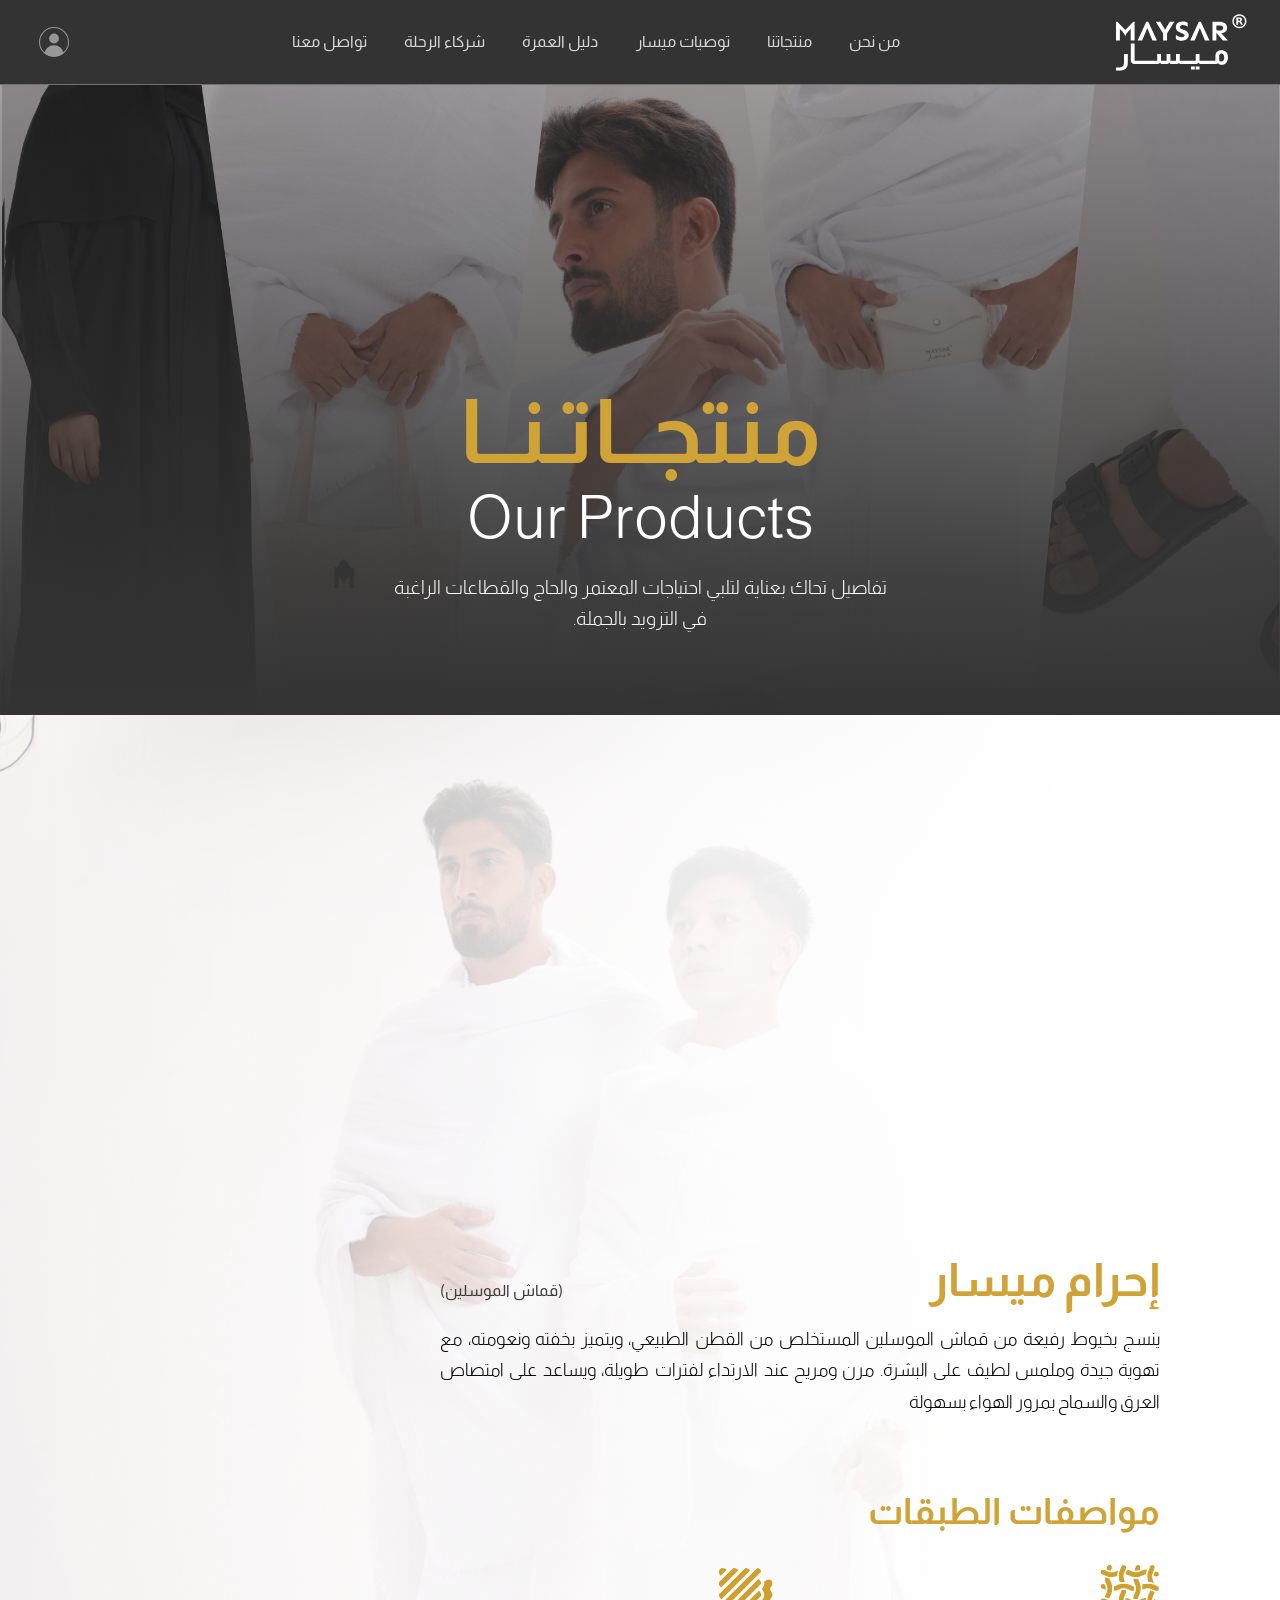
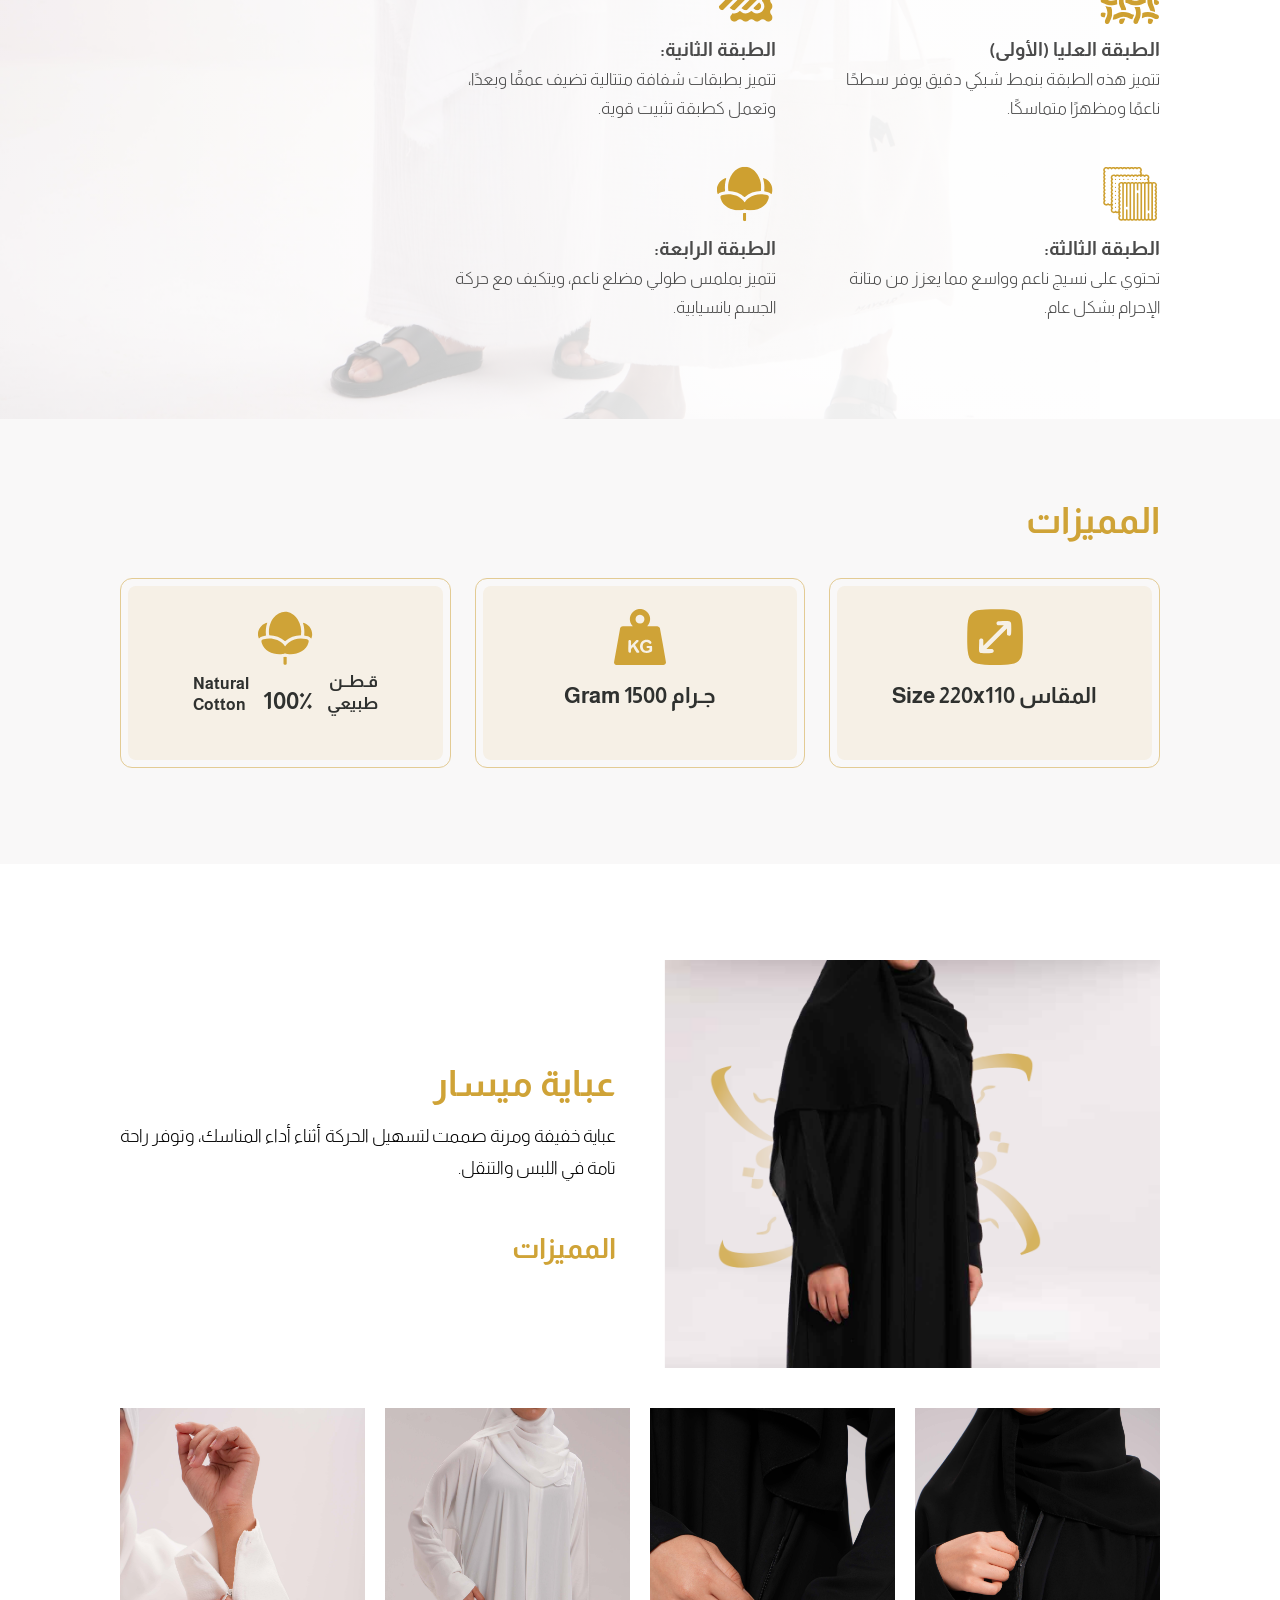
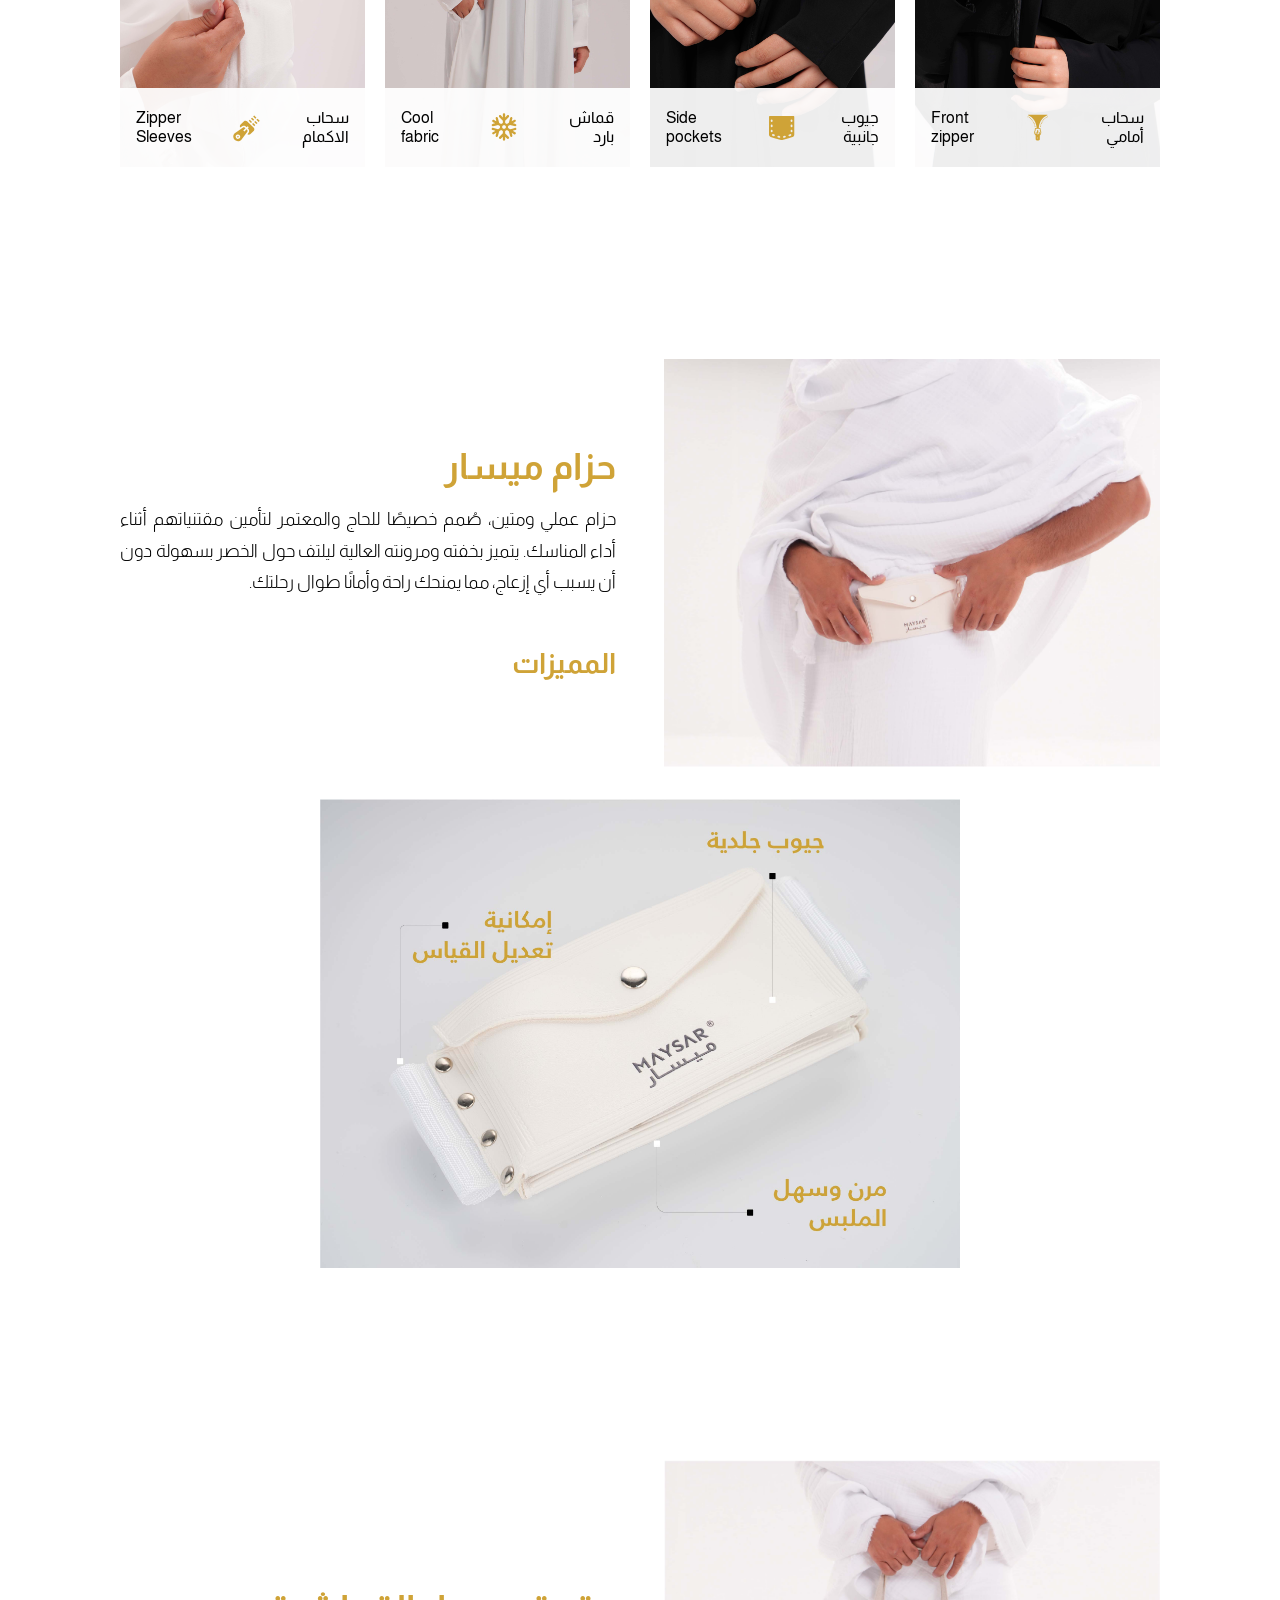
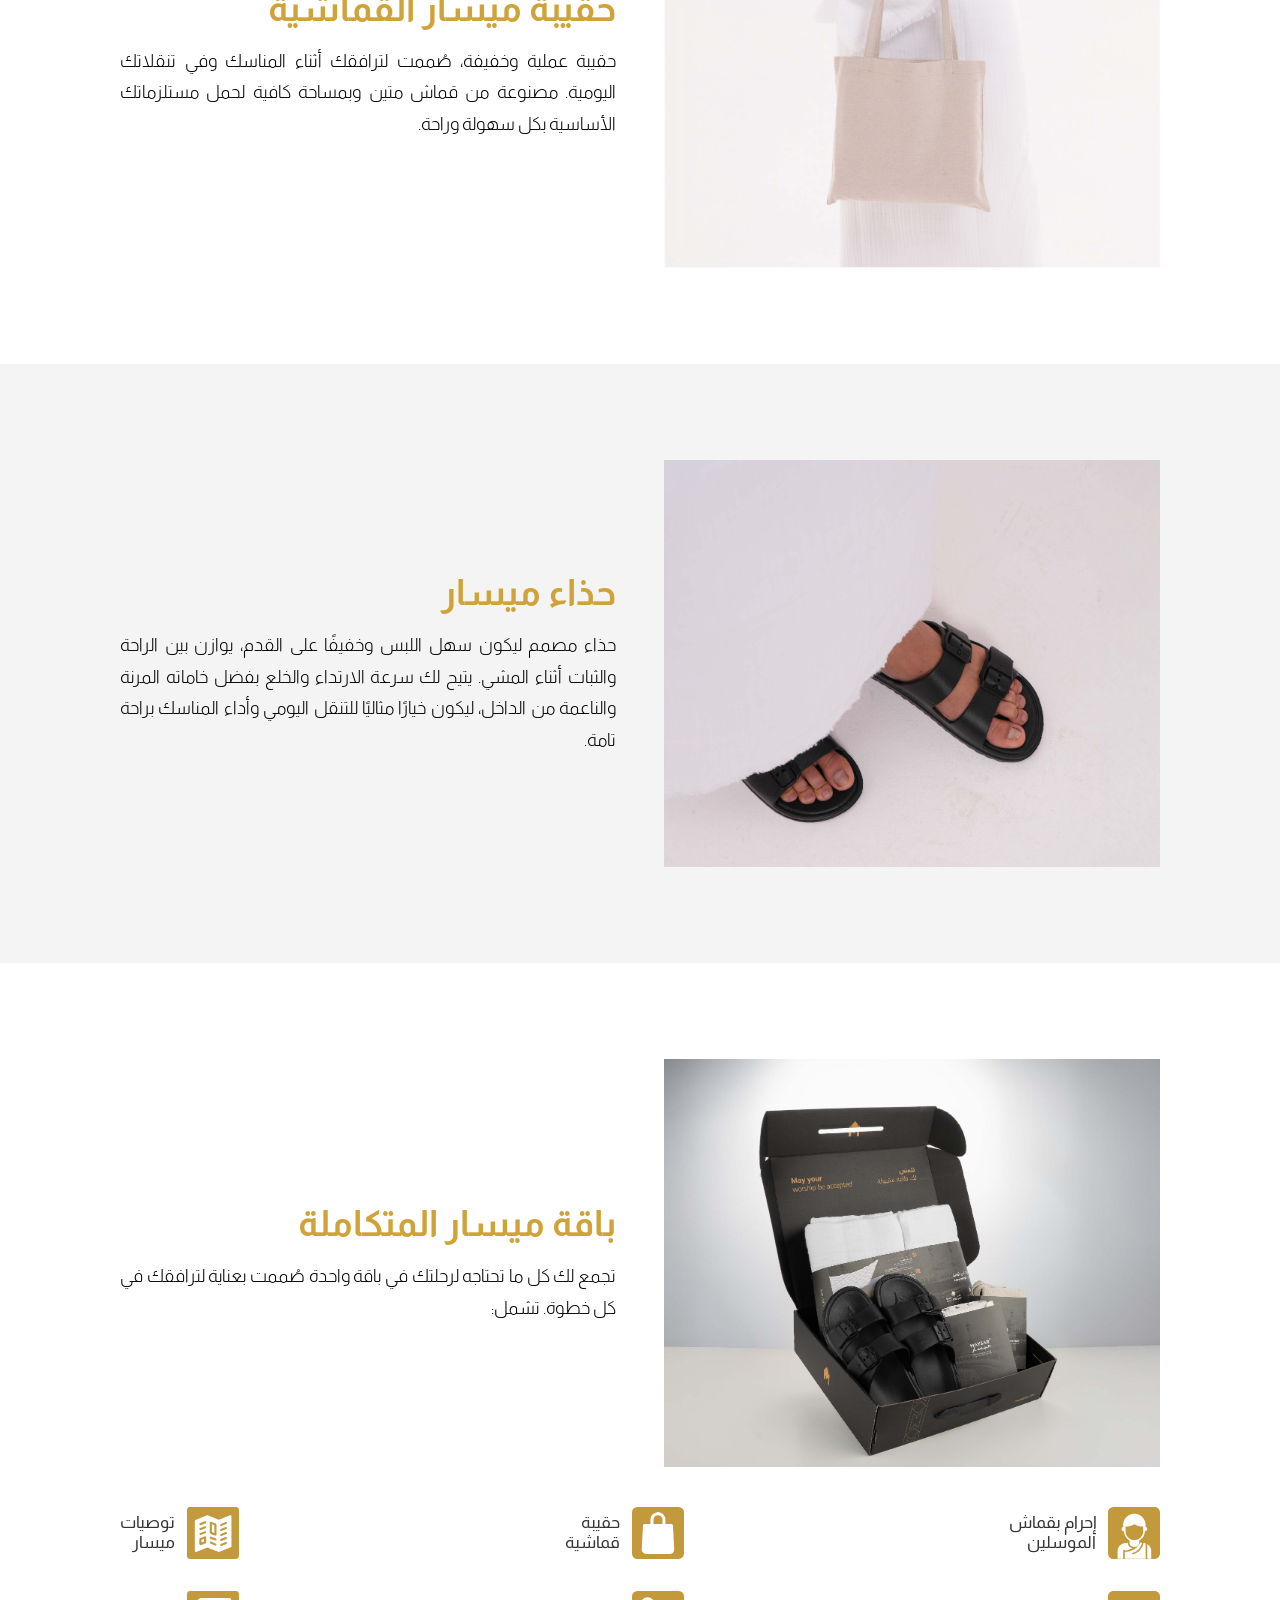
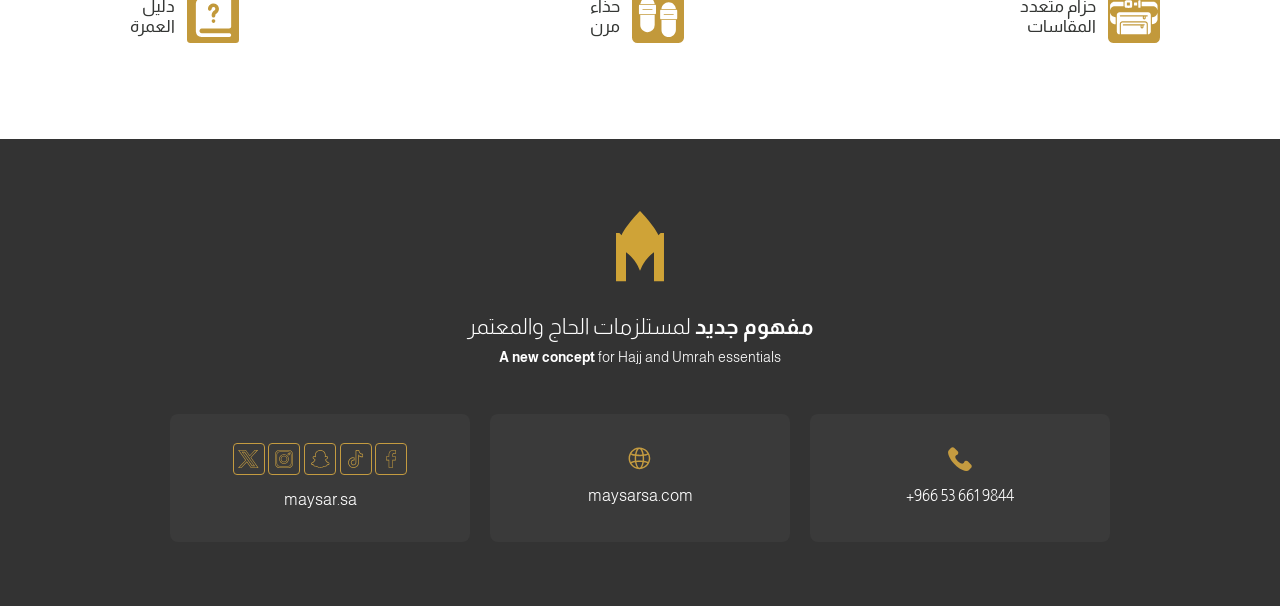
<file: products.html>
<!doctype html>
<html lang="ar" dir="rtl">
	<head>
		<meta charset="utf-8" />
		<meta name="viewport" content="width=device-width, initial-scale=1, viewport-fit=cover" />
		<meta name="color-scheme" content="light" />
		<title>منتجاتنا | ميسار</title>
		<meta
			name="description"
			content="منتجات ميسار: إحرام، عباية، حزام، حقيبة قماشية، حذاء، وباقة متكاملة لضيوف الرحمن."
		/>
		<link rel="preconnect" href="https://fonts.googleapis.com" />
		<link rel="preconnect" href="https://fonts.gstatic.com" crossorigin />
		<link href="https://fonts.googleapis.com/css2?family=Almarai:wght@300;400;700&display=swap" rel="stylesheet" />
		<link rel="icon" type="image/svg+xml" href="./images/favicon.svg" />
		<link rel="stylesheet" href="./style/products.css" />
	</head>
	<body>
		<svg width="0" height="0" style="position: absolute" aria-hidden="true" focusable="false">
			<defs>
				<symbol id="logo" viewBox="361.63 796.7 424.7 182.29">
					<path
						fill="#ffffff"
						d="M 450.37 870.65 L 454.79 860.04 L 462.33 841.63 L 469.87 860.04 L 474.18 870.65 L 478.76 881.86 L 493.42 881.86 L 465.38 821.25 L 459.19 821.25 L 431.15 881.86 L 445.81 881.86 Z M 450.37 870.65 "
					/>
					<path
						fill="#ffffff"
						d="M 513.17 881.88 L 525.93 881.88 L 525.93 859.15 L 549.19 821.69 L 534.55 821.69 L 519.46 847.02 L 504.46 821.69 L 489.82 821.69 L 513.17 859.78 Z M 513.17 881.88 "
					/>
					<path
						fill="#ffffff"
						d="M 565 822.81 C 561.77 824.34 559.14 826.46 557.14 829.19 C 555.13 831.92 554.13 835.11 554.13 838.76 C 554.13 842.29 554.95 845.51 556.6 848.41 C 558.25 851.32 561.41 853.67 566.07 855.46 L 575.33 859.06 C 577.06 859.72 578.66 860.54 580.13 861.53 C 581.6 862.52 582.33 863.79 582.33 865.35 C 582.33 867.32 581.44 868.8 579.64 869.79 C 577.84 870.78 575.69 871.27 573.17 871.27 C 569.58 871.27 566.2 870.62 563.02 869.3 C 559.85 867.98 556.95 866.36 554.31 864.45 L 554.31 876.75 C 556.7 878.49 559.52 879.96 562.75 881.16 C 565.98 882.36 569.37 882.95 572.9 882.95 C 577.09 882.95 580.91 882.17 584.36 880.62 C 587.8 879.06 590.55 876.92 592.62 874.2 C 594.68 871.47 595.72 868.31 595.72 864.71 C 595.72 861.43 594.73 858.49 592.75 855.91 C 590.78 853.34 587.69 851.15 583.5 849.36 L 576.14 846.3 C 573.62 845.29 571.5 844.27 569.76 843.25 C 568.02 842.23 567.15 840.73 567.15 838.76 C 567.15 837.26 567.65 836.03 568.64 835.07 C 569.62 834.12 570.88 833.4 572.41 832.92 C 573.93 832.44 575.48 832.2 577.04 832.2 C 580.15 832.2 582.93 832.77 585.39 833.91 C 587.84 835.04 590.15 836.27 592.3 837.59 L 592.3 825.29 C 590.33 824.02 587.9 822.92 585.03 821.96 C 582.16 821 578.98 820.52 575.51 820.52 C 571.73 820.52 568.23 821.29 565 822.81 "
					/>
					<path
						fill="#ffffff"
						d="M 619.42 870.65 L 619.47 870.65 L 623.89 860.04 L 623.84 860.04 L 631.38 841.63 L 638.92 860.04 L 638.97 860.04 L 643.27 870.65 L 643.23 870.65 L 647.81 881.86 L 662.45 881.86 L 634.43 821.25 L 628.24 821.25 L 600.2 881.86 L 614.86 881.86 Z M 619.42 870.65 "
					/>
					<path
						fill="#ffffff"
						d="M 684.6 833.37 L 694.93 833.37 C 698.16 833.37 700.9 834.01 703.15 835.3 C 705.39 836.59 706.52 838.7 706.52 841.63 C 706.52 844.33 705.45 846.41 703.32 847.87 C 701.2 849.34 698.34 850.07 694.75 850.07 C 692.95 850.07 691.17 849.94 689.41 849.67 C 687.64 849.4 686.04 849.03 684.6 848.55 Z M 684.6 857.26 L 705.53 881.87 L 721.96 881.87 L 700.32 858.7 C 703.67 858.46 706.79 857.64 709.66 856.23 C 712.54 854.82 714.86 852.85 716.62 850.3 C 718.39 847.75 719.27 844.72 719.27 841.18 C 719.27 837.83 718.63 834.94 717.34 832.52 C 716.05 830.09 714.32 828.07 712.13 826.45 C 709.94 824.84 707.5 823.64 704.81 822.86 C 702.12 822.08 699.36 821.69 696.55 821.69 L 672.11 821.69 L 672.11 881.87 L 684.6 881.87 Z M 684.6 857.26 "
					/>
					<path
						fill="#ffffff"
						d="M 421.48 881.87 L 421.48 821.25 L 417.25 821.25 L 391.56 848.01 L 365.87 821.25 L 361.63 821.25 L 361.63 881.87 L 374.13 881.87 L 374.13 845.21 C 374.15 845.24 374.15 845.24 374.18 845.26 C 375.25 846.12 376.29 847.01 377.34 847.92 C 380.79 850.94 383.97 854.34 386.48 858.32 C 386.62 858.55 386.79 858.78 386.91 859.02 C 388.42 861.5 389.55 863.81 390.39 865.72 C 390.65 866.3 390.98 866.9 391.16 867.41 C 391.3 867.77 391.42 868.11 391.56 868.42 C 391.7 868.11 391.81 867.77 391.95 867.41 C 392.14 866.9 392.46 866.3 392.72 865.72 C 393.56 863.81 394.7 861.5 396.21 859.02 C 396.33 858.78 396.49 858.55 396.63 858.32 C 399.14 854.34 402.33 850.94 405.78 847.92 C 406.82 847.01 407.87 846.12 408.94 845.26 C 408.96 845.24 408.96 845.24 408.98 845.21 L 408.98 881.87 Z M 421.48 881.87 "
					/>
					<path
						fill="#ffffff"
						d="M 387.43 953.68 C 387.43 961.96 384.03 966.76 377.07 968.2 C 375.84 968.46 374.49 968.59 373.02 968.64 L 361.63 968.64 L 361.63 978.9 C 363.68 978.9 370.13 978.89 372.17 978.93 C 374.94 978.99 377.73 978.93 380.46 978.39 C 382.81 977.92 385.11 977.14 387.26 976.08 C 389.19 975.13 390.99 973.93 392.57 972.48 C 397.27 968.29 399.64 962.29 399.64 954.68 L 399.64 925.06 L 387.43 925.06 Z M 387.43 953.68 "
					/>
					<path
						fill="#ffffff"
						d="M 707.23 946.16 C 705.54 948.51 703.42 949.68 700.74 949.68 C 698.11 949.68 695.71 948.56 693.64 946.39 L 693.64 930.9 C 693.64 928.76 694.3 927.13 695.67 925.87 C 696.84 924.59 698.37 923.99 700.39 923.99 C 703.12 923.99 705.28 924.94 706.98 926.92 C 708.89 929.29 709.84 932.6 709.84 936.79 C 709.84 940.62 708.96 943.77 707.23 946.16 M 714.8 918.52 L 714.78 918.52 C 711 915.31 706.35 913.68 700.93 913.68 C 695.39 913.68 690.95 914.93 687.74 917.4 C 683.62 920.47 681.52 925.01 681.52 930.9 L 681.52 945.37 C 681.52 945.81 681.38 946.19 681.08 946.49 C 680.71 946.86 680.27 947.05 679.78 947.05 L 630.36 947.05 L 630.36 925.06 L 618.23 925.06 L 618.23 945.09 C 618.23 945.65 618.02 946.09 617.53 946.56 C 617.28 946.88 616.86 947.05 616.18 947.05 L 566.95 947.05 L 566.95 925.06 L 554.75 925.06 L 554.75 945.37 C 554.75 946.56 554.26 947.05 553.07 947.05 L 536.65 947.05 L 536.65 946.23 C 536.72 945.49 536.74 944.93 536.74 944.55 L 536.74 925.06 L 524.55 925.06 L 524.55 945.37 C 524.55 946.56 524.06 947.05 522.87 947.05 L 506.4 947.05 C 506.45 946.46 506.45 945.72 506.45 944.84 L 506.45 925.06 L 494.25 925.06 L 494.25 945.37 C 494.25 946.56 493.76 947.05 492.57 947.05 L 428.07 947.05 L 428.07 947.04 L 423.16 947.04 C 422.39 947.04 422.09 946.71 421.86 946.39 C 421.62 946.15 421.49 945.8 421.49 945.36 L 421.49 891.52 L 409.29 891.52 L 409.29 946.9 C 409.29 949.95 410.46 952.55 412.74 954.64 C 414.69 956.48 417.02 957.44 419.65 957.44 L 425.28 957.44 L 425.28 957.45 L 496.09 957.45 C 499.18 957.45 501.77 956.26 503.81 953.91 L 506.68 957.45 L 526.39 957.45 C 529.48 957.45 532.06 956.26 534.11 953.91 L 536.97 957.45 L 556.59 957.45 C 559.66 957.45 562.27 956.26 564.36 953.96 L 567.18 957.45 L 620 957.45 C 623.07 957.45 625.68 956.26 627.77 953.93 L 630.94 957.45 L 683.11 957.45 C 685.8 957.45 688.16 956.56 690.11 954.82 C 693.07 958.36 697.07 960.15 702.02 960.15 C 707.84 960.15 712.66 957.87 716.31 953.33 C 720.06 948.72 721.96 942.86 721.96 935.88 C 721.96 928.43 719.55 922.59 714.8 918.52 "
					/>
					<path fill="#ffffff" d="M 618.14 975.12 L 630.36 975.12 L 630.36 965.57 L 618.14 965.57 Z M 618.14 975.12 " />
					<path fill="#ffffff" d="M 602.98 975.12 L 615.2 975.12 L 615.2 965.57 L 602.98 965.57 Z M 602.98 975.12 " />
					<path
						fill="#ffffff"
						d="M 743.93 830.37 C 735.69 818.66 743.85 802.57 758.07 802.04 L 760.01 802.08 C 773.46 803.14 781.12 818.13 773.85 829.63 C 767.04 840.47 751.29 840.85 743.93 830.37 M 779.12 829.57 C 786.34 814.02 774.41 796.7 757.41 797.48 C 739.48 798.33 729.8 819.25 740.62 833.64 C 750.83 847.18 771.99 844.95 779.12 829.57 "
					/>
					<path
						fill="#ffffff"
						d="M 754.86 818.2 L 754.86 812.18 C 754.9 812.1 754.96 812.1 755.03 812.1 C 756.06 811.98 758.79 812.08 759.69 812.52 C 761.09 813.18 761.25 815.37 760.73 816.66 C 759.84 818.75 756.65 818.07 754.86 818.2 M 760.41 824.89 C 761.55 826.91 762.45 829.17 763.53 831.23 L 763.64 831.34 L 770.05 831.34 C 770.05 831.23 770 831.13 769.96 831.05 C 768.85 828.66 767.56 825.98 766.29 823.7 C 765.49 822.27 764.33 820.73 762.64 820.33 C 762.62 820.22 762.64 820.27 762.71 820.22 C 762.9 820.12 763.26 820.03 763.49 819.93 C 766.44 818.62 767.41 816.03 766.97 812.91 C 766.38 808.81 762.71 807.91 759.14 807.7 L 748.72 807.71 L 748.72 831.26 L 748.81 831.34 L 754.78 831.34 L 754.86 831.26 L 754.86 822.38 C 756.19 822.42 757.56 822.21 758.74 822.92 C 759.46 823.34 760.01 824.17 760.41 824.89 "
					/>
				</symbol>
				<symbol id="mark" viewBox="492.62 5750.63 96.3 141.64">
					<path
						fill="#cfa337"
						d="M 512.73 5844.8 L 512.73 5833.3 C 512.77 5833.34 512.77 5833.34 512.8 5833.38 C 514.53 5834.76 516.21 5836.19 517.9 5837.64 C 520.86 5840.23 523.66 5842.96 526.25 5845.96 C 528.57 5848.58 530.7 5851.39 532.61 5854.38 C 532.76 5854.61 532.91 5854.83 533.02 5855.05 C 533.14 5855.21 533.21 5855.36 533.29 5855.51 C 535.72 5859.51 537.55 5863.22 538.9 5866.29 C 539.31 5867.22 539.84 5868.2 540.14 5869.02 C 540.36 5869.58 540.55 5870.14 540.77 5870.63 C 541 5870.14 541.19 5869.58 541.41 5869.02 C 541.71 5868.2 542.23 5867.22 542.64 5866.29 C 543.99 5863.22 545.83 5859.51 548.26 5855.51 C 548.34 5855.36 548.41 5855.21 548.52 5855.05 C 548.64 5854.83 548.79 5854.61 548.93 5854.38 C 550.84 5851.39 552.98 5848.58 555.3 5845.96 C 557.88 5842.96 560.69 5840.23 563.65 5837.64 C 565.34 5836.19 567.02 5834.76 568.74 5833.38 C 568.78 5833.34 568.78 5833.34 568.82 5833.3 L 568.82 5892.27 L 588.93 5892.27 L 588.93 5794.74 L 582.11 5794.74 L 580.2 5796.72 L 577.88 5799.15 C 567.32 5776.95 540.77 5750.63 540.77 5750.63 C 540.77 5750.63 514.23 5776.95 503.67 5799.15 L 501.35 5796.72 L 499.44 5794.74 L 492.62 5794.74 L 492.62 5892.27 L 512.73 5892.27 Z M 512.73 5844.8 "
					/>
				</symbol>
				<symbol id="i-phone" viewBox="517.64 6176.63 41.95 41.92">
					<path
						fill="#c49b40"
						d="M 550.69 6218.55 L 548.98 6218.55 C 547.32 6218.36 545.76 6217.94 544.18 6217.31 C 536.54 6214.25 529.01 6207.41 524.07 6200.87 C 521.24 6197.11 518.27 6191.97 517.81 6187.29 C 517.64 6185.6 517.89 6183.43 519.06 6182.25 L 523.15 6178.15 C 524.66 6176.63 527.35 6176.84 528.69 6178.18 L 534.53 6183.99 C 535.95 6185.41 536.02 6187.66 534.78 6189.2 C 534.29 6189.81 533.7 6190.13 532.97 6190.41 C 531.38 6191.01 530.2 6192.6 530.46 6194.34 C 530.66 6195.72 531.26 6196.95 532.01 6198.12 C 533.61 6200.62 535.73 6202.7 538.23 6204.28 C 539.21 6204.9 540.2 6205.39 541.32 6205.65 C 543 6206.05 544.77 6205.27 545.6 6203.77 L 546.18 6202.48 C 546.76 6201.44 547.82 6200.79 548.89 6200.64 C 550.12 6200.46 551.33 6200.8 552.21 6201.68 L 558.07 6207.54 C 559.59 6209.06 559.39 6211.78 558.08 6213.09 L 553.95 6217.22 C 553.08 6218.09 551.86 6218.41 550.69 6218.55 "
					/>
				</symbol>
				<symbol id="i-globe" viewBox="518.07 6350.29 48.42 42.61">
					<path
						fill="#c49b40"
						d="M 546.71 6386.36 C 550.24 6385.33 553.71 6382.85 555.71 6379.76 C 555.8 6379.63 556.16 6379.19 556.07 6379.06 C 554.02 6378.3 551.86 6377.72 549.69 6377.46 C 549.17 6380.56 548.34 6383.66 546.71 6386.36 M 534.11 6377.46 C 533.96 6377.34 530.86 6378.08 530.41 6378.2 C 529.79 6378.37 528.34 6378.72 527.84 6379 C 527.77 6379.04 527.69 6379.06 527.71 6379.17 C 529.84 6382.59 533.21 6385.23 537.09 6386.36 C 535.46 6383.66 534.64 6380.56 534.11 6377.46 M 547.12 6377.05 C 544.83 6376.89 542.55 6376.77 540.25 6376.81 L 536.69 6377.05 C 537.13 6379.86 537.94 6383.36 539.7 6385.63 C 541.59 6388.06 543.18 6387.14 544.58 6384.91 C 546.01 6382.65 546.73 6379.68 547.12 6377.05 M 536.41 6366.25 C 536.32 6366.26 536.3 6366.36 536.29 6366.43 C 536.18 6367.15 536.15 6368.17 536.12 6368.91 C 536.07 6370.64 536.12 6372.57 536.29 6374.29 C 536.29 6374.38 536.28 6374.48 536.37 6374.54 L 540.25 6374.25 L 543.63 6374.25 L 547.48 6374.5 C 547.64 6372.64 547.74 6370.77 547.68 6368.91 C 547.67 6368.68 547.61 6368.49 547.59 6368.28 C 547.58 6367.99 547.59 6366.38 547.44 6366.26 L 543.63 6366.55 L 540.25 6366.55 Z M 557.38 6364.07 C 557.29 6364 555.57 6364.64 555.28 6364.73 C 553.55 6365.24 551.79 6365.65 550 6365.91 C 550.26 6367.89 550.25 6369.89 550.25 6371.89 L 550 6374.89 C 551.79 6375.14 553.55 6375.55 555.28 6376.07 C 555.57 6376.16 557.29 6376.8 557.38 6376.73 C 558.97 6372.64 558.97 6368.16 557.38 6364.07 M 533.8 6365.91 C 532.02 6365.64 530.25 6365.24 528.53 6364.73 C 528.24 6364.64 526.51 6364 526.43 6364.07 C 524.83 6368.16 524.83 6372.64 526.43 6376.73 C 526.51 6376.8 528.24 6376.16 528.53 6376.07 C 530.25 6375.55 532.02 6375.15 533.8 6374.89 C 533.55 6372.91 533.55 6370.91 533.56 6368.91 Z M 549.69 6363.33 C 549.85 6363.47 553.23 6362.65 553.71 6362.52 C 554.25 6362.37 555.53 6362.04 555.96 6361.8 C 556.04 6361.76 556.12 6361.73 556.09 6361.63 C 553.96 6358.21 550.61 6355.56 546.71 6354.44 C 548.34 6357.14 549.17 6360.24 549.69 6363.33 M 537.09 6354.44 C 533.56 6355.47 530.1 6357.95 528.09 6361.04 C 528 6361.17 527.64 6361.61 527.74 6361.74 C 529.8 6362.49 531.94 6363.07 534.11 6363.33 C 534.64 6360.24 535.46 6357.14 537.09 6354.44 M 547.12 6363.74 C 546.73 6361.11 546.01 6358.16 544.58 6355.89 C 542.07 6351.9 539.91 6354.12 538.44 6357.35 C 537.54 6359.32 536.98 6361.6 536.69 6363.74 C 538.97 6363.91 541.25 6364.03 543.55 6363.98 Z M 540.76 6351.17 C 556.24 6350.29 566.49 6367.24 558.3 6380.5 C 550.64 6392.89 532.47 6392.62 525.21 6380 C 518.07 6367.61 526.58 6351.99 540.76 6351.17 "
					/>
				</symbol>
				<symbol id="s-x" viewBox="406.43 6531.27 36.55 31.84">
					<path
						fill="#c49b40"
						d="M 431.6 6558.83 L 434.68 6558.83 L 418 6535.54 L 414.93 6535.54 Z M 436.62 6559.83 L 431.09 6559.83 L 412.98 6534.54 L 418.52 6534.54 Z M 429.92 6562.1 L 441.04 6562.1 L 428.39 6544.44 L 439.78 6532.27 L 436.64 6532.27 L 427.04 6542.54 L 419.68 6532.27 L 408.56 6532.27 L 420.73 6549.27 L 408.74 6562.1 L 411.88 6562.1 L 422.1 6551.18 Z M 442.99 6563.11 L 429.41 6563.11 L 422 6552.75 L 412.32 6563.11 L 406.43 6563.11 L 419.44 6549.19 L 406.61 6531.27 L 420.2 6531.27 L 427.14 6540.96 L 436.2 6531.27 L 442.09 6531.27 L 429.69 6544.53 Z M 442.99 6563.11 "
					/>
				</symbol>
				<symbol id="s-ig" viewBox="467.34 6531.27 31.84 31.84">
					<path
						fill="#c49b40"
						d="M 475.81 6534.93 C 473.16 6534.93 471 6537.09 471 6539.74 L 471 6554.63 C 471 6557.29 473.16 6559.45 475.81 6559.45 L 490.7 6559.45 C 493.36 6559.45 495.52 6557.29 495.52 6554.63 L 495.52 6539.74 C 495.52 6537.09 493.36 6534.93 490.7 6534.93 Z M 490.7 6560.45 L 475.81 6560.45 C 472.61 6560.45 470 6557.84 470 6554.63 L 470 6539.74 C 470 6536.54 472.61 6533.93 475.81 6533.93 L 490.7 6533.93 C 493.91 6533.93 496.52 6536.54 496.52 6539.74 L 496.52 6554.63 C 496.52 6557.84 493.91 6560.45 490.7 6560.45 M 475.28 6532.27 C 471.45 6532.27 468.34 6535.38 468.34 6539.21 L 468.34 6555.16 C 468.34 6558.99 471.45 6562.1 475.28 6562.1 L 491.23 6562.1 C 495.06 6562.1 498.18 6558.99 498.18 6555.16 L 498.18 6539.21 C 498.18 6535.38 495.06 6532.27 491.23 6532.27 Z M 491.23 6563.11 L 475.28 6563.11 C 470.9 6563.11 467.34 6559.54 467.34 6555.16 L 467.34 6539.21 C 467.34 6534.83 470.9 6531.27 475.28 6531.27 L 491.23 6531.27 C 495.61 6531.27 499.18 6534.83 499.18 6539.21 L 499.18 6555.16 C 499.18 6559.54 495.61 6563.11 491.23 6563.11 "
					/>
					<path
						fill="#c49b40"
						d="M 483.27 6542.37 C 480.62 6542.37 478.46 6544.53 478.46 6547.18 C 478.46 6549.84 480.62 6552 483.27 6552 C 485.93 6552 488.09 6549.84 488.09 6547.18 C 488.09 6544.53 485.93 6542.37 483.27 6542.37 M 483.27 6553 C 480.07 6553 477.46 6550.39 477.46 6547.18 C 477.46 6543.98 480.07 6541.37 483.27 6541.37 C 486.48 6541.37 489.09 6543.98 489.09 6547.18 C 489.09 6550.39 486.48 6553 483.27 6553 M 483.27 6539.71 C 479.15 6539.71 475.8 6543.06 475.8 6547.18 C 475.8 6551.31 479.15 6554.66 483.27 6554.66 C 487.39 6554.66 490.75 6551.31 490.75 6547.18 C 490.75 6543.06 487.39 6539.71 483.27 6539.71 M 483.27 6555.66 C 478.6 6555.66 474.8 6551.86 474.8 6547.18 C 474.8 6542.51 478.6 6538.71 483.27 6538.71 C 487.95 6538.71 491.75 6542.51 491.75 6547.18 C 491.75 6551.86 487.95 6555.66 483.27 6555.66 "
					/>
					<path
						fill="#c49b40"
						d="M 491.78 6537.58 C 491.18 6537.58 490.69 6538.07 490.69 6538.68 C 490.69 6539.28 491.18 6539.77 491.78 6539.77 C 492.38 6539.77 492.88 6539.28 492.88 6538.68 C 492.88 6538.07 492.38 6537.58 491.78 6537.58 M 491.78 6540.77 C 490.62 6540.77 489.68 6539.83 489.68 6538.68 C 489.68 6537.52 490.62 6536.58 491.78 6536.58 C 492.94 6536.58 493.88 6537.52 493.88 6538.68 C 493.88 6539.83 492.94 6540.77 491.78 6540.77 "
					/>
				</symbol>
				<symbol id="s-snap" viewBox="522.32 6528.83 38.07 36.71">
					<path
						fill="#c49b40"
						d="M 528.84 6542.53 C 528.23 6542.53 527.67 6542.85 527.36 6543.37 C 526.91 6544.11 527.09 6545.06 527.79 6545.58 L 531.29 6548.2 L 531.29 6548.54 C 531.3 6548.71 531.3 6552.61 524.11 6556.11 C 523.91 6556.21 523.78 6556.39 523.77 6556.61 C 523.76 6556.73 523.78 6556.95 524.01 6557.11 C 524.65 6557.55 525.78 6558.18 527.48 6558.59 C 528.02 6558.71 528.46 6559.12 528.61 6559.66 L 528.79 6560.3 C 528.91 6560.72 529.3 6561.03 529.76 6561.05 C 533.71 6561.26 535.35 6562.15 536.79 6562.93 C 538.02 6563.61 539 6564.14 541.35 6564.14 C 543.7 6564.14 544.67 6563.61 545.91 6562.93 C 547.35 6562.15 548.98 6561.26 552.94 6561.05 C 553.39 6561.03 553.79 6560.71 553.91 6560.29 L 554.08 6559.67 C 554.24 6559.12 554.68 6558.71 555.23 6558.59 C 556.92 6558.18 558.04 6557.55 558.69 6557.11 L 558.69 6557.11 C 558.92 6556.95 558.94 6556.73 558.93 6556.61 C 558.91 6556.39 558.79 6556.21 558.59 6556.11 C 551.4 6552.61 551.4 6548.71 551.41 6548.54 L 551.41 6548.2 L 554.91 6545.58 C 555.34 6545.25 555.59 6544.77 555.59 6544.24 C 555.59 6543.93 555.5 6543.64 555.34 6543.36 C 554.96 6542.72 554.17 6542.39 553.43 6542.59 L 550.22 6543.39 L 550.56 6542.22 C 550.8 6541.41 550.92 6540.55 550.92 6539.67 C 550.92 6534.46 546.62 6530.23 541.35 6530.23 C 536.07 6530.23 531.78 6534.46 531.78 6539.67 C 531.78 6540.55 531.9 6541.41 532.13 6542.22 L 532.48 6543.39 L 529.27 6542.59 C 529.11 6542.55 528.98 6542.53 528.84 6542.53 M 541.35 6565.54 C 538.64 6565.54 537.42 6564.87 536.12 6564.16 C 534.75 6563.42 533.32 6562.64 529.69 6562.45 C 528.63 6562.4 527.73 6561.68 527.43 6560.67 L 527.27 6560.03 C 525.64 6559.58 524.27 6559 523.21 6558.26 C 522.63 6557.86 522.32 6557.2 522.37 6556.5 C 522.42 6555.79 522.84 6555.17 523.5 6554.85 C 528.64 6552.34 529.65 6549.75 529.84 6548.87 L 526.95 6546.7 C 525.68 6545.75 525.33 6544 526.16 6542.64 C 526.85 6541.5 528.18 6540.89 529.6 6541.22 L 530.52 6541.46 C 530.43 6540.88 530.38 6540.28 530.38 6539.67 C 530.38 6533.69 535.3 6528.83 541.35 6528.83 C 547.4 6528.83 552.32 6533.69 552.32 6539.67 C 552.32 6540.28 552.27 6540.88 552.17 6541.46 L 553.09 6541.23 C 554.42 6540.89 555.84 6541.47 556.54 6542.64 C 556.84 6543.12 556.99 6543.68 556.99 6544.24 C 556.99 6545.21 556.54 6546.1 555.75 6546.7 L 552.85 6548.87 C 553.05 6549.74 554.05 6552.34 559.2 6554.85 C 559.86 6555.17 560.28 6555.79 560.33 6556.51 C 560.38 6557.2 560.07 6557.86 559.49 6558.26 C 558.42 6559 557.06 6559.58 555.55 6559.95 L 555.27 6560.66 C 554.97 6561.68 554.07 6562.4 553.01 6562.45 C 549.38 6562.64 547.95 6563.42 546.58 6564.16 C 545.28 6564.87 544.05 6565.54 541.35 6565.54 "
					/>
				</symbol>
				<symbol id="s-tt" viewBox="583.51 6529.59 29.64 35.19">
					<path
						fill="#c49b40"
						d="M 599.62 6530.99 L 599.62 6530.99 Z M 594.99 6544.99 L 595 6544.99 Z M 594.38 6544.97 C 594.03 6544.97 593.67 6544.99 593.31 6545.03 C 589.1 6545.51 585.71 6548.91 585.24 6553.12 C 584.95 6555.79 585.76 6558.34 587.53 6560.31 C 589.27 6562.26 591.77 6563.38 594.39 6563.38 C 599.46 6563.38 603.59 6559.25 603.59 6554.18 L 603.59 6537.66 L 604.89 6539.83 C 604.91 6539.85 606.45 6542.2 611.75 6542.39 L 611.75 6538.41 C 606.89 6538.27 604.43 6534.48 604.2 6530.86 L 599.75 6530.98 L 599.75 6554.01 C 599.75 6556.97 597.51 6559.4 594.65 6559.53 C 593.07 6559.6 591.54 6558.98 590.46 6557.82 C 589.38 6556.66 588.88 6555.09 589.07 6553.51 C 589.36 6551.14 591.27 6549.2 593.62 6548.87 C 594.03 6548.81 594.45 6548.8 594.85 6548.84 L 594.85 6544.98 C 594.7 6544.98 594.54 6544.97 594.38 6544.97 M 594.39 6564.78 C 591.38 6564.78 588.5 6563.5 586.48 6561.25 C 584.45 6558.97 583.51 6556.03 583.85 6552.97 C 584.39 6548.11 588.3 6544.19 593.15 6543.64 C 593.8 6543.57 594.45 6543.56 595.08 6543.59 C 595.74 6543.63 596.25 6544.19 596.25 6544.86 L 596.25 6548.98 C 596.25 6549.34 596.1 6549.68 595.84 6549.92 C 595.57 6550.16 595.2 6550.29 594.84 6550.24 C 594.5 6550.2 594.16 6550.21 593.82 6550.26 C 592.08 6550.5 590.67 6551.93 590.46 6553.68 C 590.32 6554.85 590.69 6556.01 591.48 6556.87 C 592.28 6557.73 593.43 6558.19 594.58 6558.13 C 596.66 6558.04 598.35 6556.18 598.35 6554.01 L 598.35 6530.86 C 598.35 6530.16 598.92 6529.59 599.62 6529.59 L 604.31 6529.59 C 604.98 6529.59 605.55 6530.11 605.59 6530.77 C 605.79 6533.78 607.83 6536.91 611.94 6537.15 C 612.62 6537.19 613.15 6537.74 613.15 6538.41 L 613.15 6542.53 C 613.15 6542.87 613.01 6543.2 612.77 6543.44 C 612.52 6543.68 612.2 6543.76 611.86 6543.8 C 608.31 6543.7 606.18 6542.71 604.99 6541.85 L 604.98 6554.76 C 604.67 6560.34 600.04 6564.78 594.39 6564.78 "
					/>
				</symbol>
				<symbol id="s-fb" viewBox="644.03 6528.26 20.98 37.62">
					<path
						fill="#c49b40"
						d="M 663.56 6548.75 C 663.56 6548.76 663.56 6548.77 663.56 6548.79 C 663.56 6548.78 663.56 6548.76 663.56 6548.75 M 645.26 6548.82 L 645.27 6548.82 C 645.27 6548.82 645.27 6548.81 645.27 6548.8 C 645.27 6548.81 645.27 6548.82 645.26 6548.82 M 645.26 6548.82 C 645.26 6548.82 645.26 6548.83 645.26 6548.83 C 645.26 6548.83 645.26 6548.82 645.27 6548.82 Z M 652.05 6564.65 C 652.66 6564.65 653.28 6564.68 653.89 6564.7 C 654.94 6564.74 656.02 6564.79 656.99 6564.7 C 657.12 6564.68 657.27 6564.59 657.3 6564.54 L 657.29 6548.82 L 663.47 6548.82 C 663.5 6548.79 663.54 6548.74 663.55 6548.71 C 663.49 6547.73 663.53 6546.74 663.57 6545.78 C 663.61 6544.75 663.65 6543.68 663.56 6542.71 C 663.55 6542.66 663.5 6542.54 663.45 6542.49 L 657.29 6542.49 L 657.29 6537.69 C 657.29 6537.27 657.61 6536.47 657.91 6536.14 C 658.75 6535.2 660.48 6535.26 662.02 6535.32 C 662.65 6535.34 663.25 6535.37 663.64 6535.31 C 663.7 6535.3 663.76 6535.29 663.78 6535.14 C 663.87 6534.25 663.82 6533.23 663.78 6532.25 C 663.74 6531.33 663.7 6530.38 663.77 6529.49 C 663.74 6529.46 663.68 6529.44 663.64 6529.41 C 663.63 6529.41 663.62 6529.4 663.62 6529.4 L 658.06 6529.4 L 656.12 6529.78 C 653.62 6530.49 651.71 6532.5 651.05 6535.16 C 650.68 6536.61 650.71 6538.11 650.75 6539.71 C 650.76 6540.44 650.77 6541.2 650.75 6541.94 L 650.72 6542.49 L 645.3 6542.49 C 645.33 6542.5 645.27 6542.59 645.26 6542.64 C 645.17 6543.62 645.21 6544.71 645.25 6545.77 C 645.29 6546.75 645.34 6547.77 645.27 6548.73 C 645.29 6548.77 645.32 6548.8 645.36 6548.82 L 650.75 6548.82 L 650.75 6564.57 C 650.79 6564.61 650.86 6564.66 650.91 6564.69 C 651.28 6564.66 651.66 6564.65 652.05 6564.65 M 655.67 6565.89 C 655.06 6565.89 654.45 6565.86 653.84 6565.84 C 652.88 6565.8 651.89 6565.75 651 6565.82 C 650.66 6565.87 650.33 6565.69 650.11 6565.51 C 649.78 6565.26 649.61 6564.99 649.61 6564.72 L 649.61 6549.96 L 645.23 6549.96 C 644.86 6549.96 644.54 6549.63 644.42 6549.49 C 644.19 6549.23 644.1 6548.96 644.14 6548.71 C 644.2 6547.82 644.16 6546.8 644.12 6545.81 C 644.07 6544.72 644.03 6543.59 644.13 6542.54 C 644.18 6541.98 644.68 6541.35 645.3 6541.35 L 649.62 6541.35 C 649.63 6540.81 649.62 6540.27 649.61 6539.73 C 649.58 6538.13 649.55 6536.48 649.95 6534.88 C 650.71 6531.83 652.91 6529.51 655.86 6528.68 L 658 6528.26 L 663.93 6528.26 L 664.06 6528.35 C 664.11 6528.37 664.15 6528.39 664.19 6528.42 C 664.43 6528.55 664.83 6528.77 664.9 6529.36 L 664.91 6529.42 L 664.91 6529.48 C 664.84 6530.33 664.88 6531.28 664.92 6532.2 C 664.96 6533.22 665.01 6534.29 664.91 6535.26 C 664.84 6535.89 664.42 6536.34 663.81 6536.43 C 663.31 6536.51 662.66 6536.48 661.97 6536.46 C 660.82 6536.41 659.24 6536.35 658.75 6536.9 C 658.64 6537.02 658.43 6537.52 658.43 6537.69 L 658.43 6541.35 L 663.52 6541.35 C 664.2 6541.35 664.64 6542.1 664.69 6542.61 C 664.79 6543.65 664.74 6544.75 664.7 6545.82 C 664.66 6546.78 664.62 6547.77 664.69 6548.68 C 664.74 6549.05 664.46 6549.41 664.34 6549.55 C 664.18 6549.74 663.92 6549.96 663.59 6549.96 L 658.43 6549.96 L 658.43 6564.58 C 658.43 6565.28 657.75 6565.76 657.1 6565.82 C 656.64 6565.87 656.16 6565.89 655.67 6565.89 "
					/>
				</symbol>
				<clipPath id="user-clip"><circle cx="35.25" cy="35.25" r="34" /></clipPath>
			</defs>
		</svg>

		<header class="site-header">
			<div class="header__inner">
				<button
					class="icon-btn menu-btn"
					id="menuBtn"
					type="button"
					aria-expanded="false"
					aria-controls="nav"
					aria-label="فتح القائمة"
				>
					<svg viewBox="0 0 89.5 46" aria-hidden="true" focusable="false" id="menuIcon">
						<g fill="currentColor">
							<rect x="0" y="0" width="89.5" height="5.5" rx="2.75" />
							<rect x="0" y="20.5" width="89.5" height="5.5" rx="2.75" />
							<rect x="0" y="41" width="89.5" height="5.5" rx="2.75" />
						</g>
					</svg>
				</button>
				<a class="logo-h" href="./index.html" aria-label="ميسار — الصفحة الرئيسية"
					><svg class="logo-h__svg" viewBox="0 0 424.7 182.29" aria-hidden="true" focusable="false">
						<use href="#logo" /></svg
				></a>
				<a class="icon-btn account" href="https://maysarsa.com/" aria-label="حسابي">
					<svg viewBox="0 0 70.5 70.5" aria-hidden="true" focusable="false">
						<circle cx="35.25" cy="35.25" r="34" fill="none" stroke="currentColor" stroke-width="2.4" />
						<g clip-path="url(#user-clip)" fill="currentColor">
							<circle cx="35.25" cy="27" r="11.5" />
							<ellipse cx="35.25" cy="62" rx="22" ry="19" />
						</g>
					</svg>
				</a>
				<nav class="nav" id="nav" aria-label="القائمة الرئيسية">
					<ul>
						<li><a href="./about.html">من نحن</a></li>
						<li><a href="#top" aria-current="page">منتجاتنا</a></li>
						<li><a href="./recommendations.html">توصيات ميسار</a></li>
						<li><a href="./guide.html">دليل العمرة</a></li>
						<li><a href="./membership.html">شركاء الرحلة</a></li>
						<li><a href="./contact.html">تواصل معنا</a></li>
					</ul>
				</nav>
			</div>
		</header>

		<main id="top">
			<section class="p-hero" aria-labelledby="p-hero-title">
				<div class="p-hero__in">
					<h1 class="p-hero__title" id="p-hero-title">
						<span class="p-hero__ar" aria-label="منتجاتنا">منتجــاتـنــا</span>
						<span class="p-hero__en" lang="en">Our Products</span>
					</h1>
					<p class="p-hero__p">
						تفاصيل تحاك بعناية لتلبي احتياجات المعتمر والحاج والقطاعات الراغبة في التزويد بالجملة.
					</p>
				</div>
			</section>

			<section class="p-ihram" aria-labelledby="p-ihram-title">
				<div class="col p-text">
					<div class="p-ihram__head">
						<h2 class="p-title p-ihram__title" id="p-ihram-title">إحرام ميسار</h2>
						<span class="p-ihram__fabric">(قماش الموسلين)</span>
					</div>
					<p class="p-body">
						ينسج بخيوط رفيعة من قماش الموسلين المستخلص من القطن الطبيعي، ويتميز بخفته ونعومته، مع تهوية جيدة وملمس لطيف
						على البشرة. مرن ومريح عند الارتداء لفترات طويلة، ويساعد على امتصاص العرق والسماح بمرور الهواء بسهولة
					</p>

					<h2 class="p-title p-layers__title">مواصفات الطبقات</h2>
					<ul class="p-layers">
						<li class="p-layer">
							<img
								class="p-layer__icon"
								src="./images/products%20page/icons/layer1.svg"
								alt=""
								width="107"
								height="107"
							/>
							<h3 class="p-layer__name">الطبقة العليا (الأولى)</h3>
							<p class="p-layer__text">
								تتميز هذه الطبقة بنمط شبكي دقيق<br class="p-br" />
								يوفر سطحًا ناعمًا ومظهرًا متماسكًا.
							</p>
						</li>
						<li class="p-layer">
							<img
								class="p-layer__icon"
								src="./images/products%20page/icons/layer2.svg"
								alt=""
								width="120"
								height="118"
							/>
							<h3 class="p-layer__name">الطبقة الثانية:</h3>
							<p class="p-layer__text">
								تتميز بطبقات شفافة متتالية تضيف<br class="p-br" />
								عمقًا وبعدًا، وتعمل كطبقة تثبيت قوية.
							</p>
						</li>
						<li class="p-layer">
							<img
								class="p-layer__icon"
								src="./images/products%20page/icons/layer3.svg"
								alt=""
								width="124"
								height="124"
							/>
							<h3 class="p-layer__name">الطبقة الثالثة:</h3>
							<p class="p-layer__text">
								تحتوي على نسيج ناعم وواسع مما<br class="p-br" />
								يعزز من متانة الإحرام بشكل عام.
							</p>
						</li>
						<li class="p-layer">
							<img
								class="p-layer__icon"
								src="./images/products%20page/icons/layer4.svg"
								alt=""
								width="135"
								height="130"
							/>
							<h3 class="p-layer__name">الطبقة الرابعة:</h3>
							<p class="p-layer__text">
								تتميز بملمس طولي مضلع<br class="p-br" />
								ناعم، ويتكيف مع حركة الجسم بانسيابية.
							</p>
						</li>
					</ul>
				</div>
			</section>

			<section class="p-specs" aria-labelledby="p-specs-title">
				<div class="col">
					<h2 class="p-title p-specs__title" id="p-specs-title">المميزات</h2>
					<ul class="p-chips">
						<li class="p-chip">
							<img
								class="p-chip__icon p-chip__icon--size"
								src="./images/products%20page/icons/chip-size.svg"
								alt=""
								width="84"
								height="84"
							/>
							<p class="p-chip__label"><span>المقاس</span> <span lang="en">Size 220x110</span></p>
						</li>
						<li class="p-chip">
							<img
								class="p-chip__icon p-chip__icon--gram"
								src="./images/products%20page/icons/chip-gram.svg"
								alt=""
								width="88"
								height="95"
							/>
							<p class="p-chip__label"><span>جـرام</span> <span lang="en">Gram 1500</span></p>
						</li>
						<li class="p-chip p-chip--cotton">
							<img
								class="p-chip__icon p-chip__icon--cotton"
								src="./images/products%20page/icons/chip-cotton.svg"
								alt=""
								width="104"
								height="105"
							/>
							<p class="p-chip__label">
								<span class="p-chip__ar">قـطــن<br />طبيعي</span>
								<span class="p-chip__pct">100٪</span>
								<span class="p-chip__en" lang="en">Natural<br />Cotton</span>
							</p>
						</li>
					</ul>
				</div>
			</section>

			<section class="p-product p-abaya" aria-labelledby="p-abaya-title">
				<div class="col">
					<img
						class="p-photo p-abaya__photo"
						src="./images/products%20page/abaya.png"
						alt="عباية ميسار"
						width="1126"
						height="940"
						loading="lazy"
						decoding="async"
					/>
					<div class="p-text">
						<h2 class="p-title" id="p-abaya-title">عباية ميسار</h2>
						<p class="p-body">
							عباية خفيفة ومرنة صممت لتسهيل الحركة أثناء أداء المناسك، وتوفر راحة تامة في اللبس والتنقل.
						</p>
						<h3 class="p-title p-feat__title">المميزات</h3>
					</div>
					<ul class="p-tiles">
						<li class="p-tile">
							<img
								src="./images/products%20page/صور%20مواقع%20ميسار-02.jpg"
								alt=""
								width="1942"
								height="2862"
								loading="lazy"
								decoding="async"
							/>
							<p class="p-tile__cap">
								<span class="p-tile__ar">سحاب<br />أمامي</span>
								<img
									class="p-tile__icon"
									src="./images/products%20page/icons/t-zipper.svg"
									alt=""
									width="72"
									height="92"
								/>
								<span class="p-tile__en" lang="en">Front<br />zipper</span>
							</p>
						</li>
						<li class="p-tile">
							<img
								src="./images/products%20page/صور%20مواقع%20ميسار-05.jpg"
								alt=""
								width="1947"
								height="2860"
								loading="lazy"
								decoding="async"
							/>
							<p class="p-tile__cap">
								<span class="p-tile__ar">جيوب<br />جانبية</span>
								<img
									class="p-tile__icon"
									src="./images/products%20page/icons/t-pocket.svg"
									alt=""
									width="86"
									height="90"
								/>
								<span class="p-tile__en" lang="en">Side<br />pockets</span>
							</p>
						</li>
						<li class="p-tile">
							<img
								src="./images/products%20page/صور%20مواقع%20ميسار-03.jpg"
								alt=""
								width="1949"
								height="2859"
								loading="lazy"
								decoding="async"
							/>
							<p class="p-tile__cap">
								<span class="p-tile__ar">قماش<br />بارد</span>
								<img
									class="p-tile__icon"
									src="./images/products%20page/icons/t-snow.svg"
									alt=""
									width="88"
									height="90"
								/>
								<span class="p-tile__en" lang="en">Cool<br />fabric</span>
							</p>
						</li>
						<li class="p-tile">
							<img
								src="./images/products%20page/صور%20مواقع%20ميسار-04.jpg"
								alt=""
								width="1960"
								height="2850"
								loading="lazy"
								decoding="async"
							/>
							<p class="p-tile__cap">
								<span class="p-tile__ar">سحاب<br />الاكمام</span>
								<img
									class="p-tile__icon"
									src="./images/products%20page/icons/t-sleeve.svg"
									alt=""
									width="90"
									height="90"
								/>
								<span class="p-tile__en" lang="en">Zipper<br />Sleeves</span>
							</p>
						</li>
					</ul>
				</div>
			</section>

			<section class="p-product p-belt" aria-labelledby="p-belt-title">
				<div class="col">
					<img
						class="p-photo"
						src="./images/products%20page/صور%20مواقع%20ميسار-24.jpg"
						alt="حزام ميسار"
						width="2586"
						height="2110"
						loading="lazy"
						decoding="async"
					/>
					<div class="p-text">
						<h2 class="p-title" id="p-belt-title">حزام ميسار</h2>
						<p class="p-body">
							حزام عملي ومتين، صُمم خصيصًا للحاج والمعتمر لتأمين مقتنياتهم أثناء أداء المناسك. يتميز بخفته ومرونته
							العالية ليلتف حول الخصر بسهولة دون أن يسبب أي إزعاج، مما يمنحك راحة وأمانًا طوال رحلتك.
						</p>
						<h3 class="p-title p-feat__title">المميزات</h3>
					</div>
					<figure class="p-belt__diagram">
						<img
							src="./images/products%20page/صور%20مواقع%20ميسار-18.jpg"
							alt=""
							width="2532"
							height="1855"
							loading="lazy"
							decoding="async"
						/>
						<figcaption class="sr-only">جيوب جلدية، إمكانية تعديل القياس، مرن وسهل الملبس</figcaption>
					</figure>
				</div>
			</section>

			<section class="p-product p-bag" aria-labelledby="p-bag-title">
				<div class="col">
					<img
						class="p-photo"
						src="./images/products%20page/صور%20مواقع%20ميسار-19.jpg"
						alt="حقيبة ميسار القماشية"
						width="2674"
						height="2193"
						loading="lazy"
						decoding="async"
					/>
					<div class="p-text">
						<h2 class="p-title" id="p-bag-title">حقيبة ميسار القماشية</h2>
						<p class="p-body">
							حقيبة عملية وخفيفة، صُممت لترافقك أثناء المناسك وفي تنقلاتك اليومية. مصنوعة من قماش متين وبمساحة كافية
							لحمل مستلزماتك الأساسية بكل سهولة وراحة.
						</p>
					</div>
				</div>
			</section>

			<section class="p-product p-shoes" aria-labelledby="p-shoes-title">
				<div class="col">
					<img
						class="p-photo"
						src="./images/products%20page/صور%20مواقع%20ميسار-20.jpg"
						alt="حذاء ميسار"
						width="2650"
						height="2176"
						loading="lazy"
						decoding="async"
					/>
					<div class="p-text">
						<h2 class="p-title" id="p-shoes-title">حذاء ميسار</h2>
						<p class="p-body">
							حذاء مصمم ليكون سهل اللبس وخفيفًا على القدم، يوازن بين الراحة والثبات أثناء المشي. يتيح لك سرعة الارتداء
							والخلع بفضل خاماته المرنة والناعمة من الداخل، ليكون خيارًا مثاليًا للتنقل اليومي وأداء المناسك براحة تامة.
						</p>
					</div>
				</div>
			</section>

			<section class="p-product p-pack" aria-labelledby="p-pack-title">
				<div class="col">
					<img
						class="p-photo"
						src="./images/products%20page/صور%20مواقع%20ميسار-17.jpg"
						alt="باقة ميسار المتكاملة"
						width="2643"
						height="2179"
						loading="lazy"
						decoding="async"
					/>
					<div class="p-text">
						<h2 class="p-title" id="p-pack-title">باقة ميسار المتكاملة</h2>
						<p class="p-body">تجمع لك كل ما تحتاجه لرحلتك في باقة واحدة صُممت بعناية لترافقك في كل خطوة. تشمل:</p>
					</div>
					<ul class="p-pack__items">
						<li>
							<img src="./images/products%20page/icons/b-ihram.svg" alt="" width="78" height="78" /><span
								>إحرام بقماش<br />الموسلين</span
							>
						</li>
						<li>
							<img src="./images/products%20page/icons/b-bag.svg" alt="" width="78" height="78" /><span
								>حقيبة<br />قماشية</span
							>
						</li>
						<li>
							<img src="./images/products%20page/icons/b-book.svg" alt="" width="77" height="77" /><span
								>توصيات<br />ميسار</span
							>
						</li>
						<li>
							<img src="./images/products%20page/icons/b-belt.svg" alt="" width="78" height="78" /><span
								>حزام متعدد<br />المقاسات</span
							>
						</li>
						<li>
							<img src="./images/products%20page/icons/b-shoe.svg" alt="" width="78" height="78" /><span
								>حذاء<br />مرن</span
							>
						</li>
						<li>
							<img src="./images/products%20page/icons/b-guide.svg" alt="" width="77" height="77" /><span
								>دليل<br />العمرة</span
							>
						</li>
					</ul>
				</div>
			</section>
		</main>

		<footer class="site-footer" id="contact">
			<div class="col">
				<div class="foot__brand">
					<svg class="foot__mark" viewBox="0 0 96.3 141.64" aria-hidden="true" focusable="false">
						<use href="#mark" />
					</svg>
					<div class="tagline">
						<p class="tag-ar"><b>مفهوم جديد</b> لمستلزمات الحاج والمعتمر</p>
						<p class="tag-en" lang="en"><b>A new concept</b> for Hajj and Umrah essentials</p>
					</div>
				</div>
				<div class="contacts">
					<a class="contact" href="tel:+966536619844"
						><svg class="contact__icon" viewBox="0 0 41.95 41.92" aria-hidden="true" focusable="false">
							<use href="#i-phone" /></svg
						><span class="ltr">+966 53 661 9844</span></a
					>
					<a class="contact" href="https://maysarsa.com/" rel="noopener"
						><svg class="contact__icon" viewBox="0 0 48.42 42.61" aria-hidden="true" focusable="false">
							<use href="#i-globe" /></svg
						><span class="ltr">maysarsa.com</span></a
					>
					<div class="contact">
						<div class="socials">
							<a class="soc" href="https://x.com/maysar_sa" target="_blank" rel="noopener" aria-label="X"
								><svg class="soc__svg" viewBox="0 0 36.55 31.84" aria-hidden="true" focusable="false">
									<use href="#s-x" /></svg
							></a>
							<a
								class="soc"
								href="https://www.instagram.com/maysar.sa"
								target="_blank"
								rel="noopener"
								aria-label="Instagram"
								><svg class="soc__svg" viewBox="0 0 31.84 31.84" aria-hidden="true" focusable="false">
									<use href="#s-ig" /></svg
							></a>
							<a
								class="soc"
								href="https://www.snapchat.com/@maysar.sa"
								target="_blank"
								rel="noopener"
								aria-label="Snapchat"
								><svg class="soc__svg" viewBox="0 0 38.07 36.71" aria-hidden="true" focusable="false">
									<use href="#s-snap" /></svg
							></a>
							<a class="soc" href="https://www.tiktok.com/@maysar.sa" target="_blank" rel="noopener" aria-label="TikTok"
								><svg class="soc__svg" viewBox="0 0 29.64 35.19" aria-hidden="true" focusable="false">
									<use href="#s-tt" /></svg
							></a>
							<a class="soc" href="#" aria-label="Facebook"
								><svg class="soc__svg" viewBox="0 0 20.98 37.62" aria-hidden="true" focusable="false">
									<use href="#s-fb" /></svg
							></a>
						</div>
						<span class="ltr">maysar.sa</span>
					</div>
				</div>
			</div>
		</footer>

		<script>
			;(function () {
				var btn = document.getElementById('menuBtn'),
					nav = document.getElementById('nav')
				if (!btn || !nav) return
				function setOpen(open) {
					nav.classList.toggle('is-open', open)
					btn.setAttribute('aria-expanded', String(open))
					btn.setAttribute('aria-label', open ? 'إغلاق القائمة' : 'فتح القائمة')
				}
				btn.addEventListener('click', function () {
					setOpen(btn.getAttribute('aria-expanded') !== 'true')
				})
				nav.addEventListener('click', function (e) {
					if (e.target.closest('a')) setOpen(false)
				})
				document.addEventListener('keydown', function (e) {
					if (e.key === 'Escape') {
						setOpen(false)
						btn.focus()
					}
				})
				window.matchMedia('(min-width: 900px)').addEventListener('change', function (e) {
					if (e.matches) setOpen(false)
				})
			})()
		</script>
	</body>
</html>
</file>
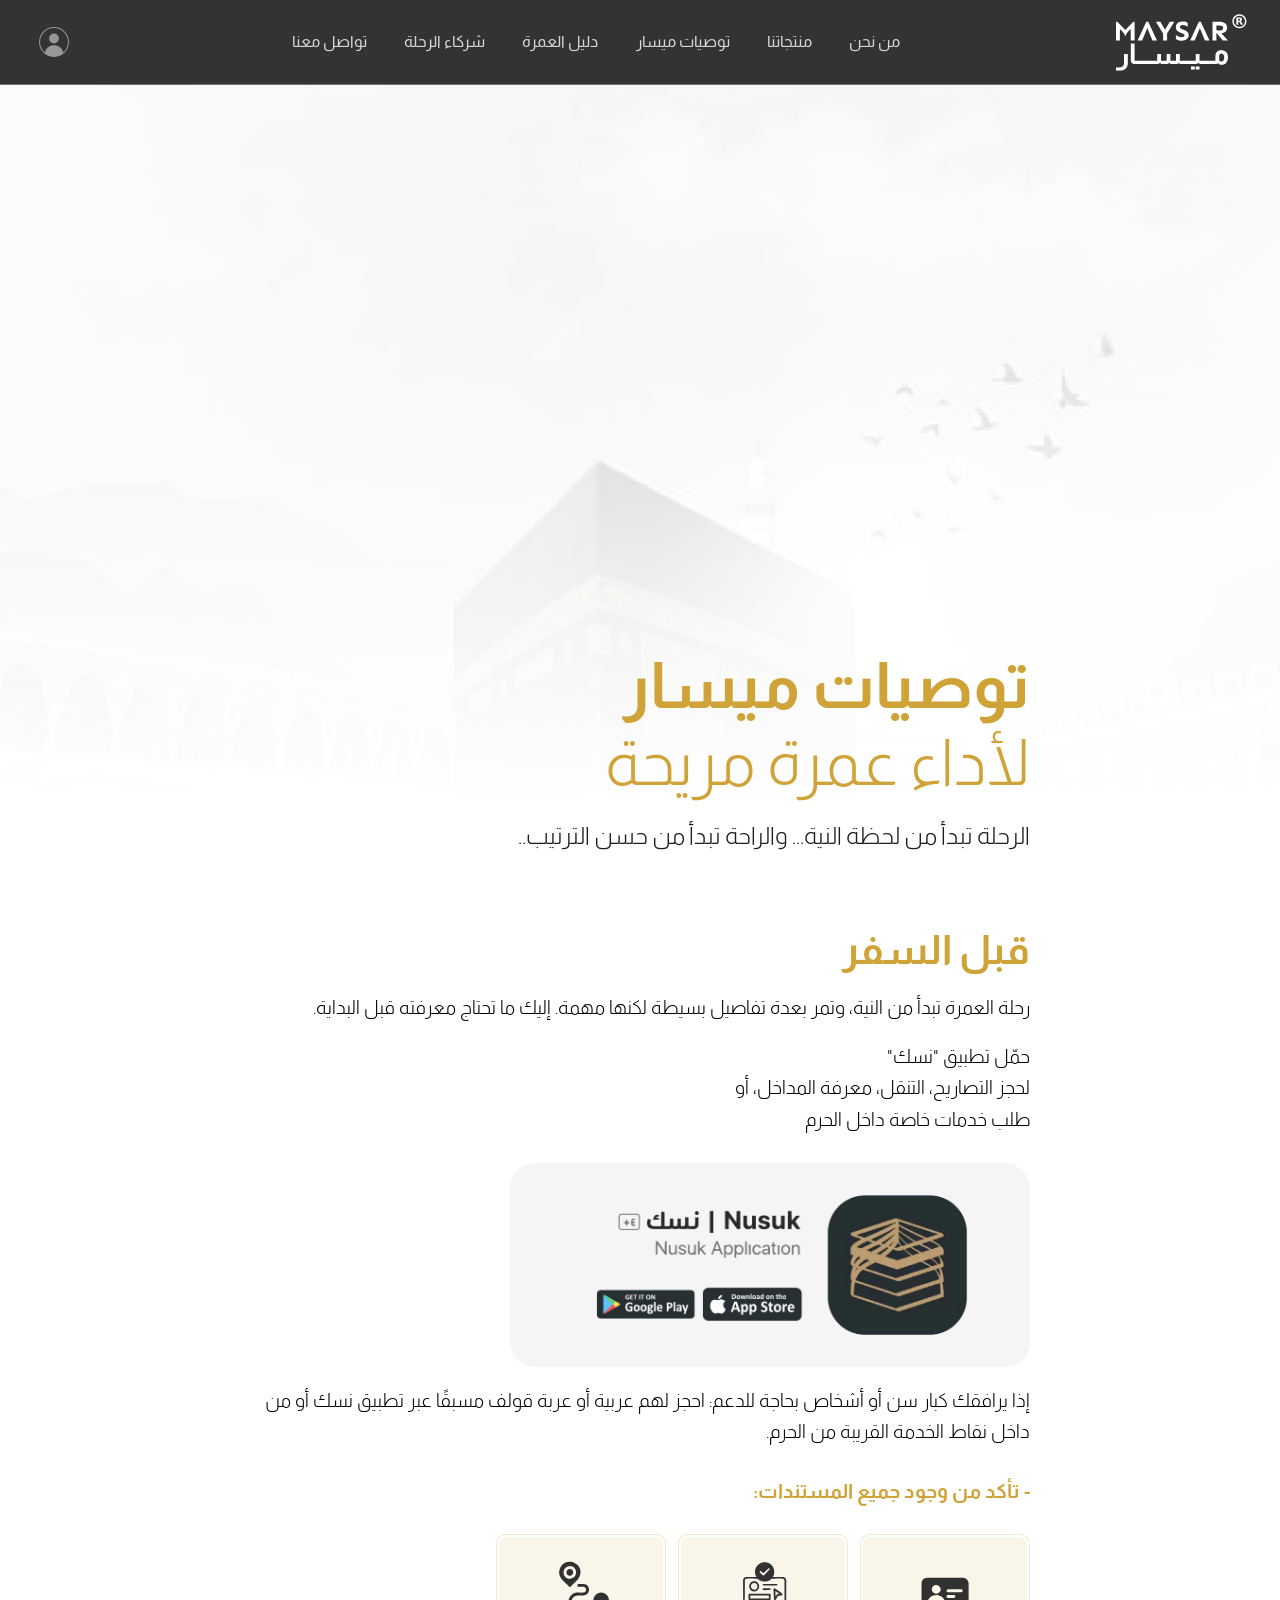
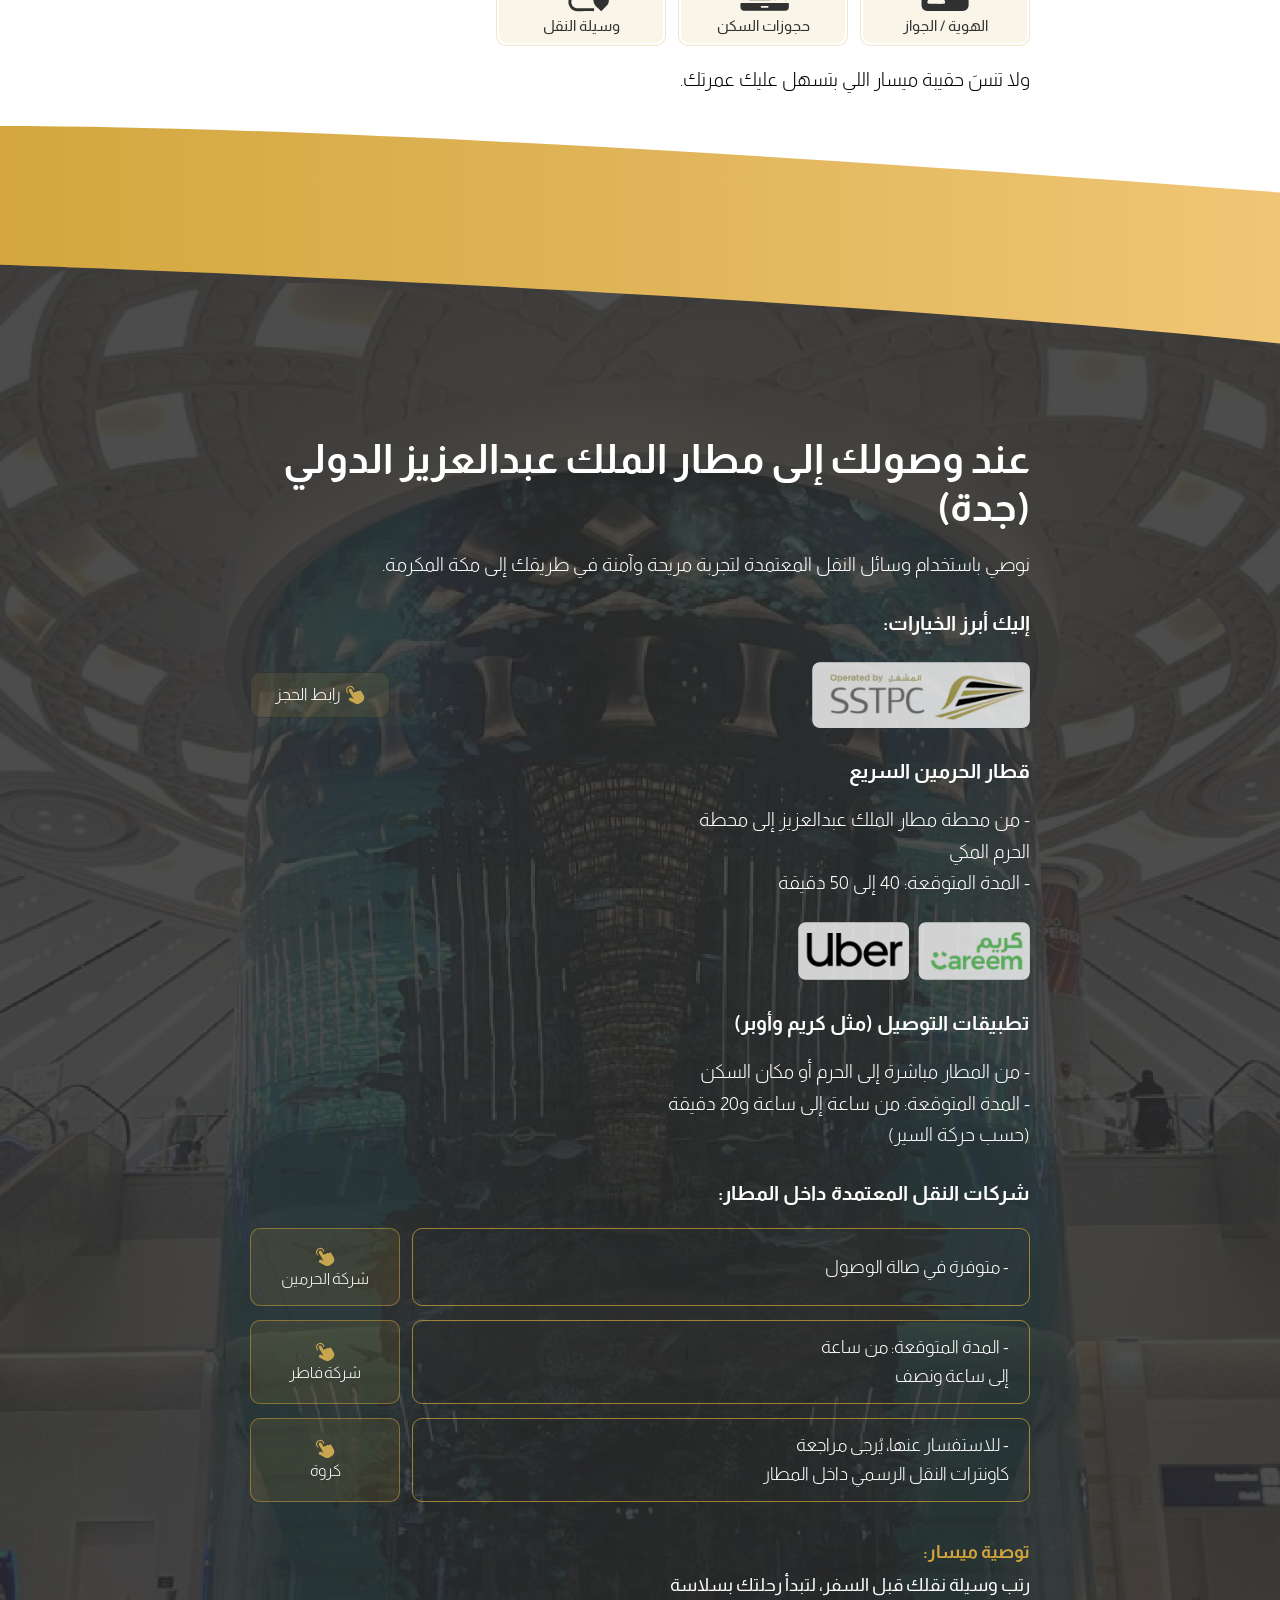
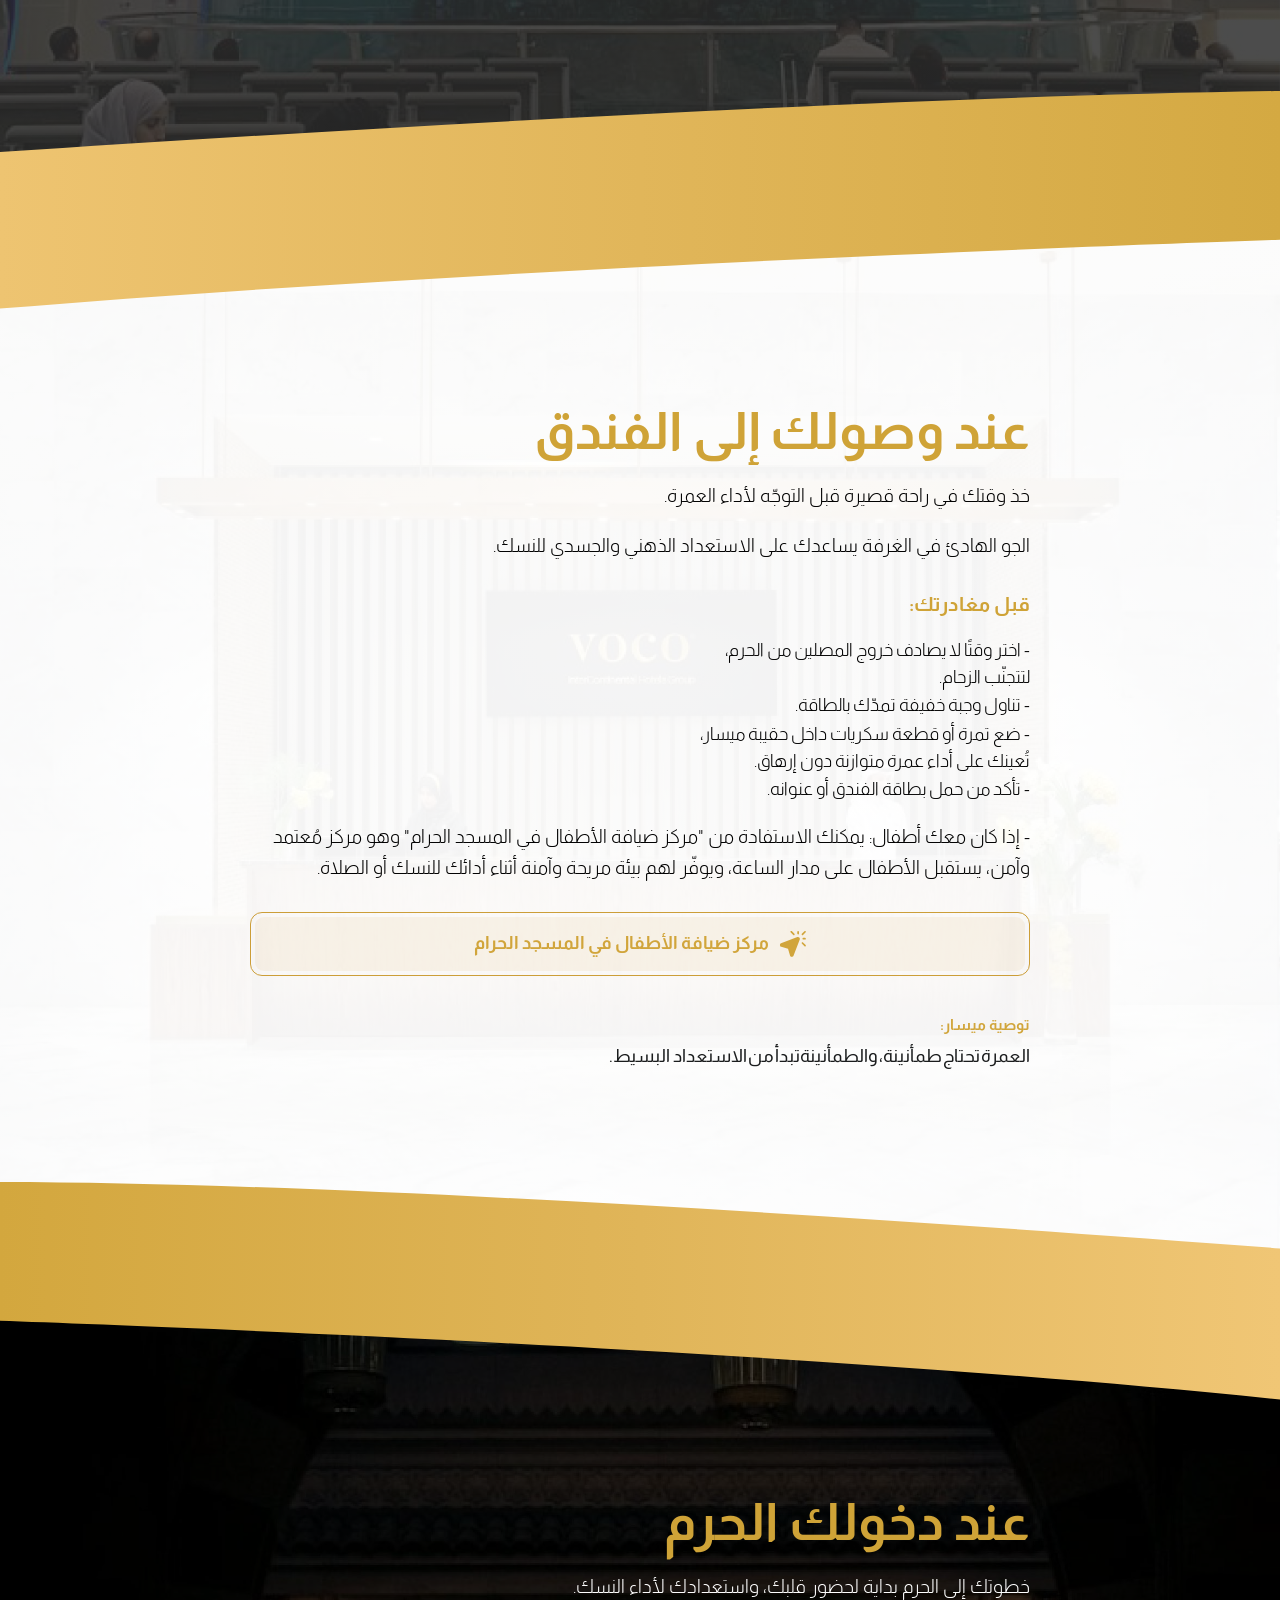
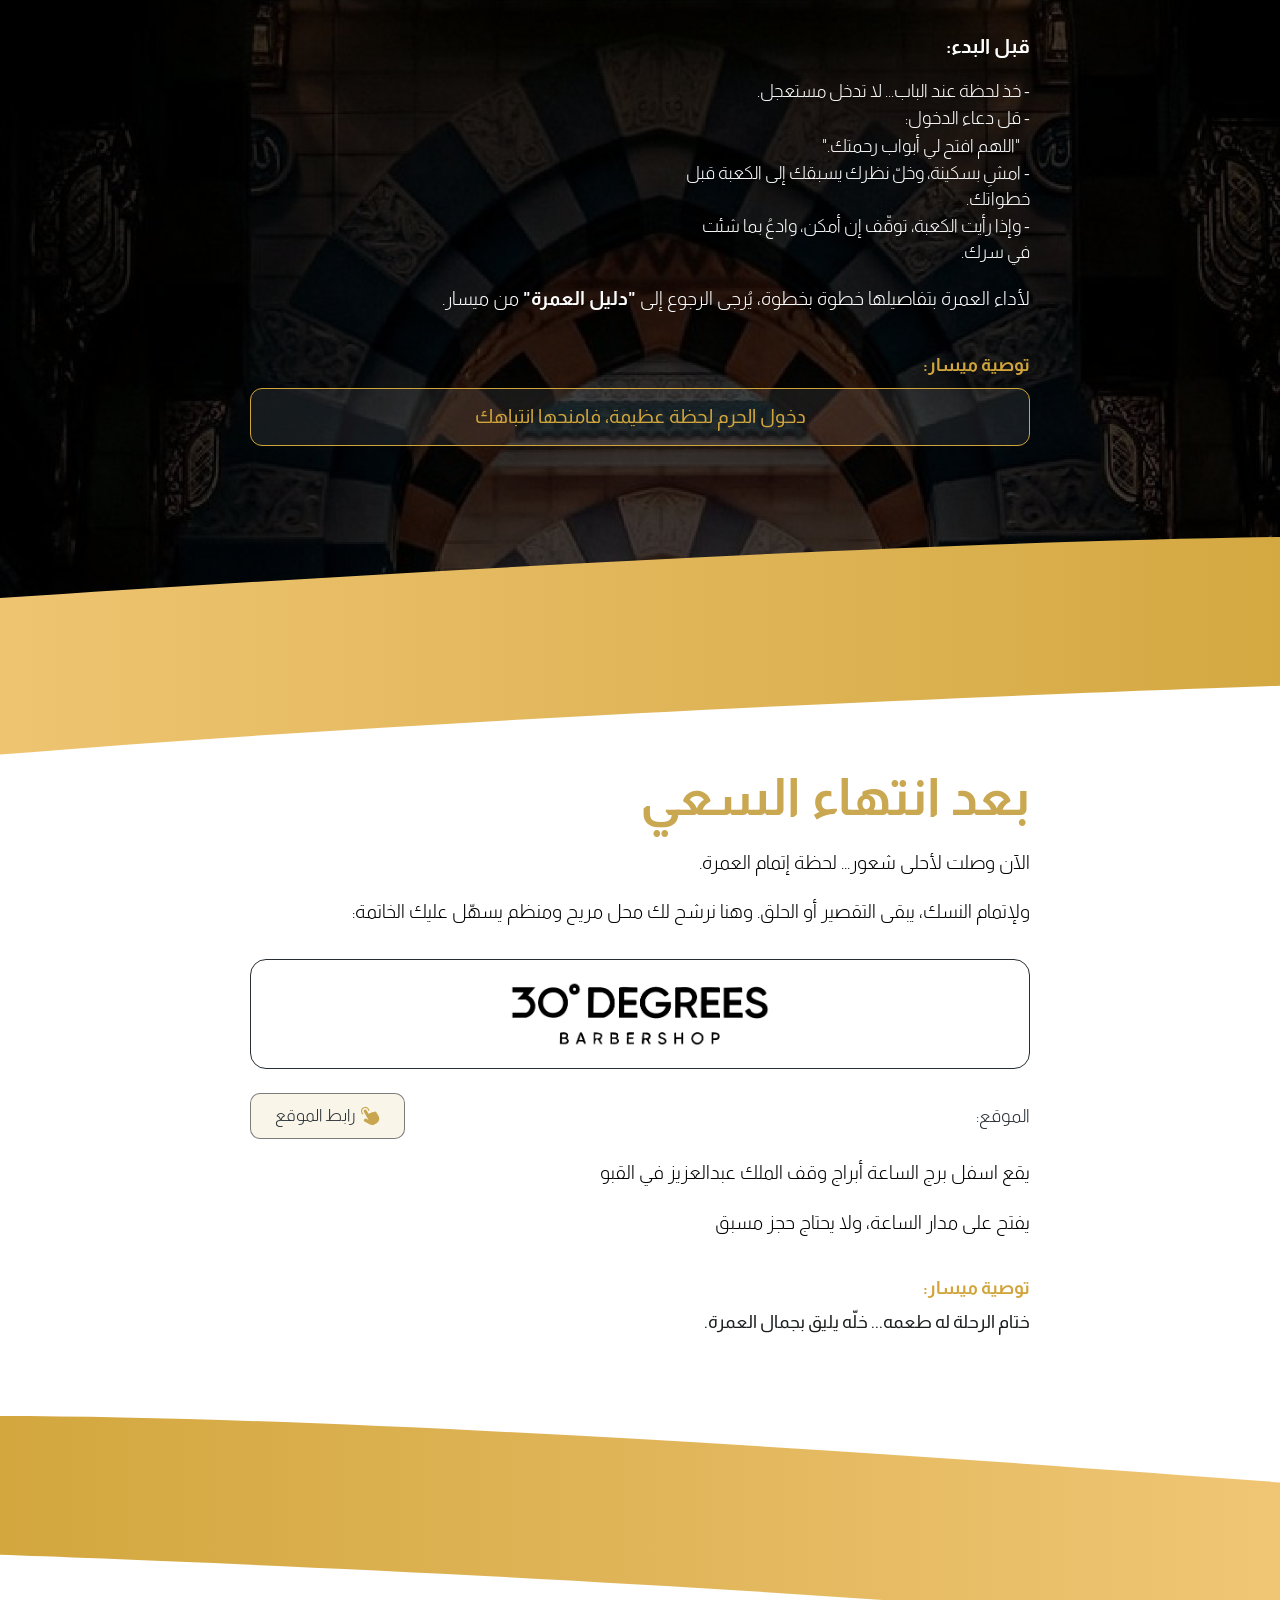
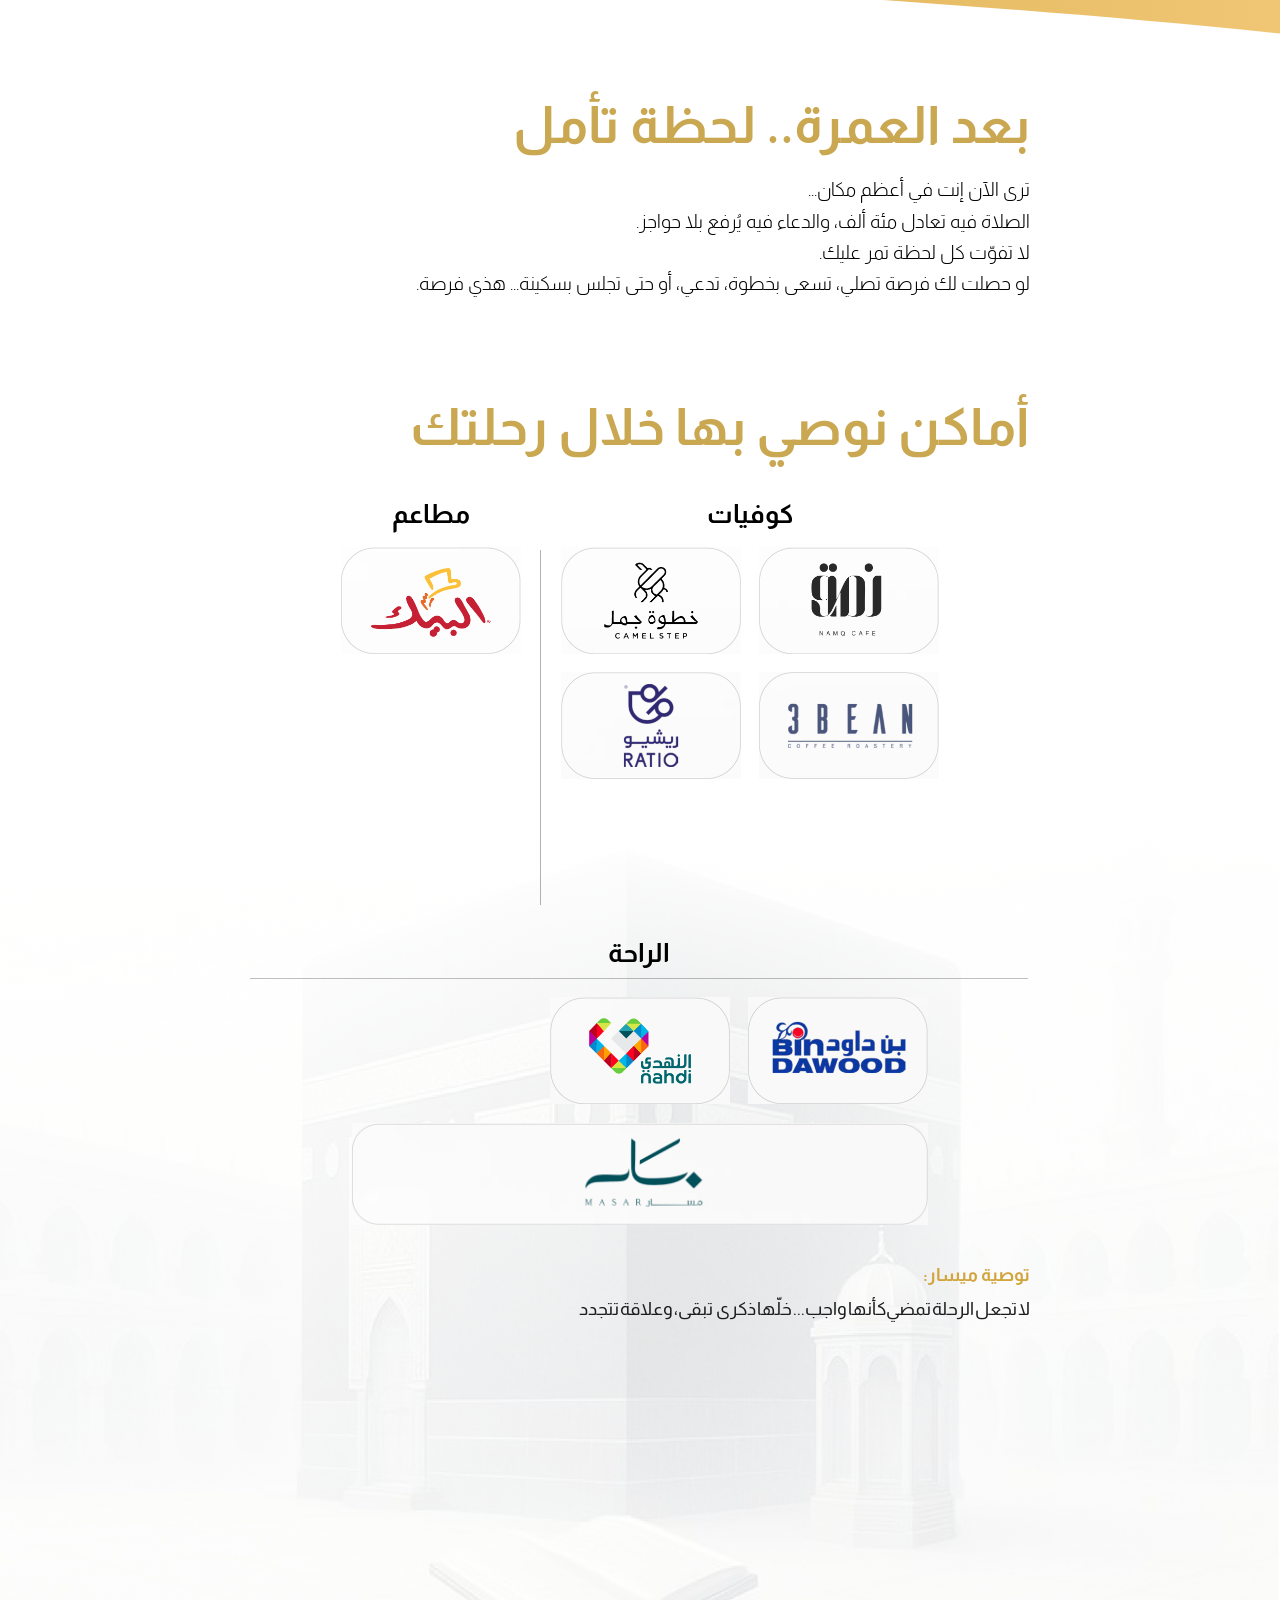
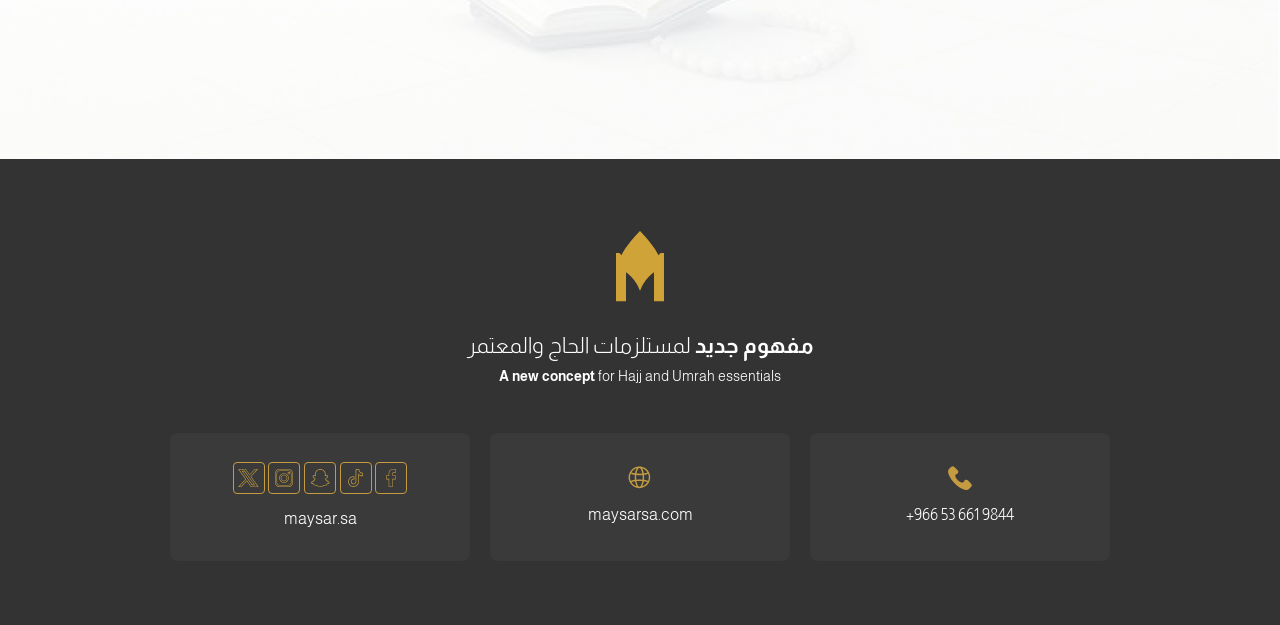
<file: recommendations.html>
<!doctype html>
<html lang="ar" dir="rtl">
	<head>
		<meta charset="utf-8" />
		<meta name="viewport" content="width=device-width, initial-scale=1, viewport-fit=cover" />
		<meta name="color-scheme" content="light" />
		<title>توصيات ميسار | ميسار</title>
		<meta
			name="description"
			content="توصيات ميسار لأداء عمرة مريحة: قبل السفر، الوصول إلى جدة، الفندق، دخول الحرم، بعد السعي، وأماكن نوصي بها."
		/>
		<link rel="preconnect" href="https://fonts.googleapis.com" />
		<link rel="preconnect" href="https://fonts.gstatic.com" crossorigin />
		<link href="https://fonts.googleapis.com/css2?family=Almarai:wght@300;400;700&display=swap" rel="stylesheet" />
		<link rel="icon" type="image/svg+xml" href="./images/favicon.svg" />
		<link rel="stylesheet" href="./style/recommendations.css" />
	</head>
	<body>
		<svg width="0" height="0" style="position: absolute" aria-hidden="true" focusable="false">
			<defs>
				<symbol id="logo" viewBox="361.63 796.7 424.7 182.29">
					<path
						fill="#ffffff"
						d="M 450.37 870.65 L 454.79 860.04 L 462.33 841.63 L 469.87 860.04 L 474.18 870.65 L 478.76 881.86 L 493.42 881.86 L 465.38 821.25 L 459.19 821.25 L 431.15 881.86 L 445.81 881.86 Z M 450.37 870.65 "
					/>
					<path
						fill="#ffffff"
						d="M 513.17 881.88 L 525.93 881.88 L 525.93 859.15 L 549.19 821.69 L 534.55 821.69 L 519.46 847.02 L 504.46 821.69 L 489.82 821.69 L 513.17 859.78 Z M 513.17 881.88 "
					/>
					<path
						fill="#ffffff"
						d="M 565 822.81 C 561.77 824.34 559.14 826.46 557.14 829.19 C 555.13 831.92 554.13 835.11 554.13 838.76 C 554.13 842.29 554.95 845.51 556.6 848.41 C 558.25 851.32 561.41 853.67 566.07 855.46 L 575.33 859.06 C 577.06 859.72 578.66 860.54 580.13 861.53 C 581.6 862.52 582.33 863.79 582.33 865.35 C 582.33 867.32 581.44 868.8 579.64 869.79 C 577.84 870.78 575.69 871.27 573.17 871.27 C 569.58 871.27 566.2 870.62 563.02 869.3 C 559.85 867.98 556.95 866.36 554.31 864.45 L 554.31 876.75 C 556.7 878.49 559.52 879.96 562.75 881.16 C 565.98 882.36 569.37 882.95 572.9 882.95 C 577.09 882.95 580.91 882.17 584.36 880.62 C 587.8 879.06 590.55 876.92 592.62 874.2 C 594.68 871.47 595.72 868.31 595.72 864.71 C 595.72 861.43 594.73 858.49 592.75 855.91 C 590.78 853.34 587.69 851.15 583.5 849.36 L 576.14 846.3 C 573.62 845.29 571.5 844.27 569.76 843.25 C 568.02 842.23 567.15 840.73 567.15 838.76 C 567.15 837.26 567.65 836.03 568.64 835.07 C 569.62 834.12 570.88 833.4 572.41 832.92 C 573.93 832.44 575.48 832.2 577.04 832.2 C 580.15 832.2 582.93 832.77 585.39 833.91 C 587.84 835.04 590.15 836.27 592.3 837.59 L 592.3 825.29 C 590.33 824.02 587.9 822.92 585.03 821.96 C 582.16 821 578.98 820.52 575.51 820.52 C 571.73 820.52 568.23 821.29 565 822.81 "
					/>
					<path
						fill="#ffffff"
						d="M 619.42 870.65 L 619.47 870.65 L 623.89 860.04 L 623.84 860.04 L 631.38 841.63 L 638.92 860.04 L 638.97 860.04 L 643.27 870.65 L 643.23 870.65 L 647.81 881.86 L 662.45 881.86 L 634.43 821.25 L 628.24 821.25 L 600.2 881.86 L 614.86 881.86 Z M 619.42 870.65 "
					/>
					<path
						fill="#ffffff"
						d="M 684.6 833.37 L 694.93 833.37 C 698.16 833.37 700.9 834.01 703.15 835.3 C 705.39 836.59 706.52 838.7 706.52 841.63 C 706.52 844.33 705.45 846.41 703.32 847.87 C 701.2 849.34 698.34 850.07 694.75 850.07 C 692.95 850.07 691.17 849.94 689.41 849.67 C 687.64 849.4 686.04 849.03 684.6 848.55 Z M 684.6 857.26 L 705.53 881.87 L 721.96 881.87 L 700.32 858.7 C 703.67 858.46 706.79 857.64 709.66 856.23 C 712.54 854.82 714.86 852.85 716.62 850.3 C 718.39 847.75 719.27 844.72 719.27 841.18 C 719.27 837.83 718.63 834.94 717.34 832.52 C 716.05 830.09 714.32 828.07 712.13 826.45 C 709.94 824.84 707.5 823.64 704.81 822.86 C 702.12 822.08 699.36 821.69 696.55 821.69 L 672.11 821.69 L 672.11 881.87 L 684.6 881.87 Z M 684.6 857.26 "
					/>
					<path
						fill="#ffffff"
						d="M 421.48 881.87 L 421.48 821.25 L 417.25 821.25 L 391.56 848.01 L 365.87 821.25 L 361.63 821.25 L 361.63 881.87 L 374.13 881.87 L 374.13 845.21 C 374.15 845.24 374.15 845.24 374.18 845.26 C 375.25 846.12 376.29 847.01 377.34 847.92 C 380.79 850.94 383.97 854.34 386.48 858.32 C 386.62 858.55 386.79 858.78 386.91 859.02 C 388.42 861.5 389.55 863.81 390.39 865.72 C 390.65 866.3 390.98 866.9 391.16 867.41 C 391.3 867.77 391.42 868.11 391.56 868.42 C 391.7 868.11 391.81 867.77 391.95 867.41 C 392.14 866.9 392.46 866.3 392.72 865.72 C 393.56 863.81 394.7 861.5 396.21 859.02 C 396.33 858.78 396.49 858.55 396.63 858.32 C 399.14 854.34 402.33 850.94 405.78 847.92 C 406.82 847.01 407.87 846.12 408.94 845.26 C 408.96 845.24 408.96 845.24 408.98 845.21 L 408.98 881.87 Z M 421.48 881.87 "
					/>
					<path
						fill="#ffffff"
						d="M 387.43 953.68 C 387.43 961.96 384.03 966.76 377.07 968.2 C 375.84 968.46 374.49 968.59 373.02 968.64 L 361.63 968.64 L 361.63 978.9 C 363.68 978.9 370.13 978.89 372.17 978.93 C 374.94 978.99 377.73 978.93 380.46 978.39 C 382.81 977.92 385.11 977.14 387.26 976.08 C 389.19 975.13 390.99 973.93 392.57 972.48 C 397.27 968.29 399.64 962.29 399.64 954.68 L 399.64 925.06 L 387.43 925.06 Z M 387.43 953.68 "
					/>
					<path
						fill="#ffffff"
						d="M 707.23 946.16 C 705.54 948.51 703.42 949.68 700.74 949.68 C 698.11 949.68 695.71 948.56 693.64 946.39 L 693.64 930.9 C 693.64 928.76 694.3 927.13 695.67 925.87 C 696.84 924.59 698.37 923.99 700.39 923.99 C 703.12 923.99 705.28 924.94 706.98 926.92 C 708.89 929.29 709.84 932.6 709.84 936.79 C 709.84 940.62 708.96 943.77 707.23 946.16 M 714.8 918.52 L 714.78 918.52 C 711 915.31 706.35 913.68 700.93 913.68 C 695.39 913.68 690.95 914.93 687.74 917.4 C 683.62 920.47 681.52 925.01 681.52 930.9 L 681.52 945.37 C 681.52 945.81 681.38 946.19 681.08 946.49 C 680.71 946.86 680.27 947.05 679.78 947.05 L 630.36 947.05 L 630.36 925.06 L 618.23 925.06 L 618.23 945.09 C 618.23 945.65 618.02 946.09 617.53 946.56 C 617.28 946.88 616.86 947.05 616.18 947.05 L 566.95 947.05 L 566.95 925.06 L 554.75 925.06 L 554.75 945.37 C 554.75 946.56 554.26 947.05 553.07 947.05 L 536.65 947.05 L 536.65 946.23 C 536.72 945.49 536.74 944.93 536.74 944.55 L 536.74 925.06 L 524.55 925.06 L 524.55 945.37 C 524.55 946.56 524.06 947.05 522.87 947.05 L 506.4 947.05 C 506.45 946.46 506.45 945.72 506.45 944.84 L 506.45 925.06 L 494.25 925.06 L 494.25 945.37 C 494.25 946.56 493.76 947.05 492.57 947.05 L 428.07 947.05 L 428.07 947.04 L 423.16 947.04 C 422.39 947.04 422.09 946.71 421.86 946.39 C 421.62 946.15 421.49 945.8 421.49 945.36 L 421.49 891.52 L 409.29 891.52 L 409.29 946.9 C 409.29 949.95 410.46 952.55 412.74 954.64 C 414.69 956.48 417.02 957.44 419.65 957.44 L 425.28 957.44 L 425.28 957.45 L 496.09 957.45 C 499.18 957.45 501.77 956.26 503.81 953.91 L 506.68 957.45 L 526.39 957.45 C 529.48 957.45 532.06 956.26 534.11 953.91 L 536.97 957.45 L 556.59 957.45 C 559.66 957.45 562.27 956.26 564.36 953.96 L 567.18 957.45 L 620 957.45 C 623.07 957.45 625.68 956.26 627.77 953.93 L 630.94 957.45 L 683.11 957.45 C 685.8 957.45 688.16 956.56 690.11 954.82 C 693.07 958.36 697.07 960.15 702.02 960.15 C 707.84 960.15 712.66 957.87 716.31 953.33 C 720.06 948.72 721.96 942.86 721.96 935.88 C 721.96 928.43 719.55 922.59 714.8 918.52 "
					/>
					<path fill="#ffffff" d="M 618.14 975.12 L 630.36 975.12 L 630.36 965.57 L 618.14 965.57 Z M 618.14 975.12 " />
					<path fill="#ffffff" d="M 602.98 975.12 L 615.2 975.12 L 615.2 965.57 L 602.98 965.57 Z M 602.98 975.12 " />
					<path
						fill="#ffffff"
						d="M 743.93 830.37 C 735.69 818.66 743.85 802.57 758.07 802.04 L 760.01 802.08 C 773.46 803.14 781.12 818.13 773.85 829.63 C 767.04 840.47 751.29 840.85 743.93 830.37 M 779.12 829.57 C 786.34 814.02 774.41 796.7 757.41 797.48 C 739.48 798.33 729.8 819.25 740.62 833.64 C 750.83 847.18 771.99 844.95 779.12 829.57 "
					/>
					<path
						fill="#ffffff"
						d="M 754.86 818.2 L 754.86 812.18 C 754.9 812.1 754.96 812.1 755.03 812.1 C 756.06 811.98 758.79 812.08 759.69 812.52 C 761.09 813.18 761.25 815.37 760.73 816.66 C 759.84 818.75 756.65 818.07 754.86 818.2 M 760.41 824.89 C 761.55 826.91 762.45 829.17 763.53 831.23 L 763.64 831.34 L 770.05 831.34 C 770.05 831.23 770 831.13 769.96 831.05 C 768.85 828.66 767.56 825.98 766.29 823.7 C 765.49 822.27 764.33 820.73 762.64 820.33 C 762.62 820.22 762.64 820.27 762.71 820.22 C 762.9 820.12 763.26 820.03 763.49 819.93 C 766.44 818.62 767.41 816.03 766.97 812.91 C 766.38 808.81 762.71 807.91 759.14 807.7 L 748.72 807.71 L 748.72 831.26 L 748.81 831.34 L 754.78 831.34 L 754.86 831.26 L 754.86 822.38 C 756.19 822.42 757.56 822.21 758.74 822.92 C 759.46 823.34 760.01 824.17 760.41 824.89 "
					/>
				</symbol>
				<symbol id="mark" viewBox="492.62 5750.63 96.3 141.64">
					<path
						fill="#cfa337"
						d="M 512.73 5844.8 L 512.73 5833.3 C 512.77 5833.34 512.77 5833.34 512.8 5833.38 C 514.53 5834.76 516.21 5836.19 517.9 5837.64 C 520.86 5840.23 523.66 5842.96 526.25 5845.96 C 528.57 5848.58 530.7 5851.39 532.61 5854.38 C 532.76 5854.61 532.91 5854.83 533.02 5855.05 C 533.14 5855.21 533.21 5855.36 533.29 5855.51 C 535.72 5859.51 537.55 5863.22 538.9 5866.29 C 539.31 5867.22 539.84 5868.2 540.14 5869.02 C 540.36 5869.58 540.55 5870.14 540.77 5870.63 C 541 5870.14 541.19 5869.58 541.41 5869.02 C 541.71 5868.2 542.23 5867.22 542.64 5866.29 C 543.99 5863.22 545.83 5859.51 548.26 5855.51 C 548.34 5855.36 548.41 5855.21 548.52 5855.05 C 548.64 5854.83 548.79 5854.61 548.93 5854.38 C 550.84 5851.39 552.98 5848.58 555.3 5845.96 C 557.88 5842.96 560.69 5840.23 563.65 5837.64 C 565.34 5836.19 567.02 5834.76 568.74 5833.38 C 568.78 5833.34 568.78 5833.34 568.82 5833.3 L 568.82 5892.27 L 588.93 5892.27 L 588.93 5794.74 L 582.11 5794.74 L 580.2 5796.72 L 577.88 5799.15 C 567.32 5776.95 540.77 5750.63 540.77 5750.63 C 540.77 5750.63 514.23 5776.95 503.67 5799.15 L 501.35 5796.72 L 499.44 5794.74 L 492.62 5794.74 L 492.62 5892.27 L 512.73 5892.27 Z M 512.73 5844.8 "
					/>
				</symbol>
				<symbol id="i-phone" viewBox="517.64 6176.63 41.95 41.92">
					<path
						fill="#c49b40"
						d="M 550.69 6218.55 L 548.98 6218.55 C 547.32 6218.36 545.76 6217.94 544.18 6217.31 C 536.54 6214.25 529.01 6207.41 524.07 6200.87 C 521.24 6197.11 518.27 6191.97 517.81 6187.29 C 517.64 6185.6 517.89 6183.43 519.06 6182.25 L 523.15 6178.15 C 524.66 6176.63 527.35 6176.84 528.69 6178.18 L 534.53 6183.99 C 535.95 6185.41 536.02 6187.66 534.78 6189.2 C 534.29 6189.81 533.7 6190.13 532.97 6190.41 C 531.38 6191.01 530.2 6192.6 530.46 6194.34 C 530.66 6195.72 531.26 6196.95 532.01 6198.12 C 533.61 6200.62 535.73 6202.7 538.23 6204.28 C 539.21 6204.9 540.2 6205.39 541.32 6205.65 C 543 6206.05 544.77 6205.27 545.6 6203.77 L 546.18 6202.48 C 546.76 6201.44 547.82 6200.79 548.89 6200.64 C 550.12 6200.46 551.33 6200.8 552.21 6201.68 L 558.07 6207.54 C 559.59 6209.06 559.39 6211.78 558.08 6213.09 L 553.95 6217.22 C 553.08 6218.09 551.86 6218.41 550.69 6218.55 "
					/>
				</symbol>
				<symbol id="i-globe" viewBox="518.07 6350.29 48.42 42.61">
					<path
						fill="#c49b40"
						d="M 546.71 6386.36 C 550.24 6385.33 553.71 6382.85 555.71 6379.76 C 555.8 6379.63 556.16 6379.19 556.07 6379.06 C 554.02 6378.3 551.86 6377.72 549.69 6377.46 C 549.17 6380.56 548.34 6383.66 546.71 6386.36 M 534.11 6377.46 C 533.96 6377.34 530.86 6378.08 530.41 6378.2 C 529.79 6378.37 528.34 6378.72 527.84 6379 C 527.77 6379.04 527.69 6379.06 527.71 6379.17 C 529.84 6382.59 533.21 6385.23 537.09 6386.36 C 535.46 6383.66 534.64 6380.56 534.11 6377.46 M 547.12 6377.05 C 544.83 6376.89 542.55 6376.77 540.25 6376.81 L 536.69 6377.05 C 537.13 6379.86 537.94 6383.36 539.7 6385.63 C 541.59 6388.06 543.18 6387.14 544.58 6384.91 C 546.01 6382.65 546.73 6379.68 547.12 6377.05 M 536.41 6366.25 C 536.32 6366.26 536.3 6366.36 536.29 6366.43 C 536.18 6367.15 536.15 6368.17 536.12 6368.91 C 536.07 6370.64 536.12 6372.57 536.29 6374.29 C 536.29 6374.38 536.28 6374.48 536.37 6374.54 L 540.25 6374.25 L 543.63 6374.25 L 547.48 6374.5 C 547.64 6372.64 547.74 6370.77 547.68 6368.91 C 547.67 6368.68 547.61 6368.49 547.59 6368.28 C 547.58 6367.99 547.59 6366.38 547.44 6366.26 L 543.63 6366.55 L 540.25 6366.55 Z M 557.38 6364.07 C 557.29 6364 555.57 6364.64 555.28 6364.73 C 553.55 6365.24 551.79 6365.65 550 6365.91 C 550.26 6367.89 550.25 6369.89 550.25 6371.89 L 550 6374.89 C 551.79 6375.14 553.55 6375.55 555.28 6376.07 C 555.57 6376.16 557.29 6376.8 557.38 6376.73 C 558.97 6372.64 558.97 6368.16 557.38 6364.07 M 533.8 6365.91 C 532.02 6365.64 530.25 6365.24 528.53 6364.73 C 528.24 6364.64 526.51 6364 526.43 6364.07 C 524.83 6368.16 524.83 6372.64 526.43 6376.73 C 526.51 6376.8 528.24 6376.16 528.53 6376.07 C 530.25 6375.55 532.02 6375.15 533.8 6374.89 C 533.55 6372.91 533.55 6370.91 533.56 6368.91 Z M 549.69 6363.33 C 549.85 6363.47 553.23 6362.65 553.71 6362.52 C 554.25 6362.37 555.53 6362.04 555.96 6361.8 C 556.04 6361.76 556.12 6361.73 556.09 6361.63 C 553.96 6358.21 550.61 6355.56 546.71 6354.44 C 548.34 6357.14 549.17 6360.24 549.69 6363.33 M 537.09 6354.44 C 533.56 6355.47 530.1 6357.95 528.09 6361.04 C 528 6361.17 527.64 6361.61 527.74 6361.74 C 529.8 6362.49 531.94 6363.07 534.11 6363.33 C 534.64 6360.24 535.46 6357.14 537.09 6354.44 M 547.12 6363.74 C 546.73 6361.11 546.01 6358.16 544.58 6355.89 C 542.07 6351.9 539.91 6354.12 538.44 6357.35 C 537.54 6359.32 536.98 6361.6 536.69 6363.74 C 538.97 6363.91 541.25 6364.03 543.55 6363.98 Z M 540.76 6351.17 C 556.24 6350.29 566.49 6367.24 558.3 6380.5 C 550.64 6392.89 532.47 6392.62 525.21 6380 C 518.07 6367.61 526.58 6351.99 540.76 6351.17 "
					/>
				</symbol>
				<symbol id="s-x" viewBox="406.43 6531.27 36.55 31.84">
					<path
						fill="#c49b40"
						d="M 431.6 6558.83 L 434.68 6558.83 L 418 6535.54 L 414.93 6535.54 Z M 436.62 6559.83 L 431.09 6559.83 L 412.98 6534.54 L 418.52 6534.54 Z M 429.92 6562.1 L 441.04 6562.1 L 428.39 6544.44 L 439.78 6532.27 L 436.64 6532.27 L 427.04 6542.54 L 419.68 6532.27 L 408.56 6532.27 L 420.73 6549.27 L 408.74 6562.1 L 411.88 6562.1 L 422.1 6551.18 Z M 442.99 6563.11 L 429.41 6563.11 L 422 6552.75 L 412.32 6563.11 L 406.43 6563.11 L 419.44 6549.19 L 406.61 6531.27 L 420.2 6531.27 L 427.14 6540.96 L 436.2 6531.27 L 442.09 6531.27 L 429.69 6544.53 Z M 442.99 6563.11 "
					/>
				</symbol>
				<symbol id="s-ig" viewBox="467.34 6531.27 31.84 31.84">
					<path
						fill="#c49b40"
						d="M 475.81 6534.93 C 473.16 6534.93 471 6537.09 471 6539.74 L 471 6554.63 C 471 6557.29 473.16 6559.45 475.81 6559.45 L 490.7 6559.45 C 493.36 6559.45 495.52 6557.29 495.52 6554.63 L 495.52 6539.74 C 495.52 6537.09 493.36 6534.93 490.7 6534.93 Z M 490.7 6560.45 L 475.81 6560.45 C 472.61 6560.45 470 6557.84 470 6554.63 L 470 6539.74 C 470 6536.54 472.61 6533.93 475.81 6533.93 L 490.7 6533.93 C 493.91 6533.93 496.52 6536.54 496.52 6539.74 L 496.52 6554.63 C 496.52 6557.84 493.91 6560.45 490.7 6560.45 M 475.28 6532.27 C 471.45 6532.27 468.34 6535.38 468.34 6539.21 L 468.34 6555.16 C 468.34 6558.99 471.45 6562.1 475.28 6562.1 L 491.23 6562.1 C 495.06 6562.1 498.18 6558.99 498.18 6555.16 L 498.18 6539.21 C 498.18 6535.38 495.06 6532.27 491.23 6532.27 Z M 491.23 6563.11 L 475.28 6563.11 C 470.9 6563.11 467.34 6559.54 467.34 6555.16 L 467.34 6539.21 C 467.34 6534.83 470.9 6531.27 475.28 6531.27 L 491.23 6531.27 C 495.61 6531.27 499.18 6534.83 499.18 6539.21 L 499.18 6555.16 C 499.18 6559.54 495.61 6563.11 491.23 6563.11 "
					/>
					<path
						fill="#c49b40"
						d="M 483.27 6542.37 C 480.62 6542.37 478.46 6544.53 478.46 6547.18 C 478.46 6549.84 480.62 6552 483.27 6552 C 485.93 6552 488.09 6549.84 488.09 6547.18 C 488.09 6544.53 485.93 6542.37 483.27 6542.37 M 483.27 6553 C 480.07 6553 477.46 6550.39 477.46 6547.18 C 477.46 6543.98 480.07 6541.37 483.27 6541.37 C 486.48 6541.37 489.09 6543.98 489.09 6547.18 C 489.09 6550.39 486.48 6553 483.27 6553 M 483.27 6539.71 C 479.15 6539.71 475.8 6543.06 475.8 6547.18 C 475.8 6551.31 479.15 6554.66 483.27 6554.66 C 487.39 6554.66 490.75 6551.31 490.75 6547.18 C 490.75 6543.06 487.39 6539.71 483.27 6539.71 M 483.27 6555.66 C 478.6 6555.66 474.8 6551.86 474.8 6547.18 C 474.8 6542.51 478.6 6538.71 483.27 6538.71 C 487.95 6538.71 491.75 6542.51 491.75 6547.18 C 491.75 6551.86 487.95 6555.66 483.27 6555.66 "
					/>
					<path
						fill="#c49b40"
						d="M 491.78 6537.58 C 491.18 6537.58 490.69 6538.07 490.69 6538.68 C 490.69 6539.28 491.18 6539.77 491.78 6539.77 C 492.38 6539.77 492.88 6539.28 492.88 6538.68 C 492.88 6538.07 492.38 6537.58 491.78 6537.58 M 491.78 6540.77 C 490.62 6540.77 489.68 6539.83 489.68 6538.68 C 489.68 6537.52 490.62 6536.58 491.78 6536.58 C 492.94 6536.58 493.88 6537.52 493.88 6538.68 C 493.88 6539.83 492.94 6540.77 491.78 6540.77 "
					/>
				</symbol>
				<symbol id="s-snap" viewBox="522.32 6528.83 38.07 36.71">
					<path
						fill="#c49b40"
						d="M 528.84 6542.53 C 528.23 6542.53 527.67 6542.85 527.36 6543.37 C 526.91 6544.11 527.09 6545.06 527.79 6545.58 L 531.29 6548.2 L 531.29 6548.54 C 531.3 6548.71 531.3 6552.61 524.11 6556.11 C 523.91 6556.21 523.78 6556.39 523.77 6556.61 C 523.76 6556.73 523.78 6556.95 524.01 6557.11 C 524.65 6557.55 525.78 6558.18 527.48 6558.59 C 528.02 6558.71 528.46 6559.12 528.61 6559.66 L 528.79 6560.3 C 528.91 6560.72 529.3 6561.03 529.76 6561.05 C 533.71 6561.26 535.35 6562.15 536.79 6562.93 C 538.02 6563.61 539 6564.14 541.35 6564.14 C 543.7 6564.14 544.67 6563.61 545.91 6562.93 C 547.35 6562.15 548.98 6561.26 552.94 6561.05 C 553.39 6561.03 553.79 6560.71 553.91 6560.29 L 554.08 6559.67 C 554.24 6559.12 554.68 6558.71 555.23 6558.59 C 556.92 6558.18 558.04 6557.55 558.69 6557.11 L 558.69 6557.11 C 558.92 6556.95 558.94 6556.73 558.93 6556.61 C 558.91 6556.39 558.79 6556.21 558.59 6556.11 C 551.4 6552.61 551.4 6548.71 551.41 6548.54 L 551.41 6548.2 L 554.91 6545.58 C 555.34 6545.25 555.59 6544.77 555.59 6544.24 C 555.59 6543.93 555.5 6543.64 555.34 6543.36 C 554.96 6542.72 554.17 6542.39 553.43 6542.59 L 550.22 6543.39 L 550.56 6542.22 C 550.8 6541.41 550.92 6540.55 550.92 6539.67 C 550.92 6534.46 546.62 6530.23 541.35 6530.23 C 536.07 6530.23 531.78 6534.46 531.78 6539.67 C 531.78 6540.55 531.9 6541.41 532.13 6542.22 L 532.48 6543.39 L 529.27 6542.59 C 529.11 6542.55 528.98 6542.53 528.84 6542.53 M 541.35 6565.54 C 538.64 6565.54 537.42 6564.87 536.12 6564.16 C 534.75 6563.42 533.32 6562.64 529.69 6562.45 C 528.63 6562.4 527.73 6561.68 527.43 6560.67 L 527.27 6560.03 C 525.64 6559.58 524.27 6559 523.21 6558.26 C 522.63 6557.86 522.32 6557.2 522.37 6556.5 C 522.42 6555.79 522.84 6555.17 523.5 6554.85 C 528.64 6552.34 529.65 6549.75 529.84 6548.87 L 526.95 6546.7 C 525.68 6545.75 525.33 6544 526.16 6542.64 C 526.85 6541.5 528.18 6540.89 529.6 6541.22 L 530.52 6541.46 C 530.43 6540.88 530.38 6540.28 530.38 6539.67 C 530.38 6533.69 535.3 6528.83 541.35 6528.83 C 547.4 6528.83 552.32 6533.69 552.32 6539.67 C 552.32 6540.28 552.27 6540.88 552.17 6541.46 L 553.09 6541.23 C 554.42 6540.89 555.84 6541.47 556.54 6542.64 C 556.84 6543.12 556.99 6543.68 556.99 6544.24 C 556.99 6545.21 556.54 6546.1 555.75 6546.7 L 552.85 6548.87 C 553.05 6549.74 554.05 6552.34 559.2 6554.85 C 559.86 6555.17 560.28 6555.79 560.33 6556.51 C 560.38 6557.2 560.07 6557.86 559.49 6558.26 C 558.42 6559 557.06 6559.58 555.55 6559.95 L 555.27 6560.66 C 554.97 6561.68 554.07 6562.4 553.01 6562.45 C 549.38 6562.64 547.95 6563.42 546.58 6564.16 C 545.28 6564.87 544.05 6565.54 541.35 6565.54 "
					/>
				</symbol>
				<symbol id="s-tt" viewBox="583.51 6529.59 29.64 35.19">
					<path
						fill="#c49b40"
						d="M 599.62 6530.99 L 599.62 6530.99 Z M 594.99 6544.99 L 595 6544.99 Z M 594.38 6544.97 C 594.03 6544.97 593.67 6544.99 593.31 6545.03 C 589.1 6545.51 585.71 6548.91 585.24 6553.12 C 584.95 6555.79 585.76 6558.34 587.53 6560.31 C 589.27 6562.26 591.77 6563.38 594.39 6563.38 C 599.46 6563.38 603.59 6559.25 603.59 6554.18 L 603.59 6537.66 L 604.89 6539.83 C 604.91 6539.85 606.45 6542.2 611.75 6542.39 L 611.75 6538.41 C 606.89 6538.27 604.43 6534.48 604.2 6530.86 L 599.75 6530.98 L 599.75 6554.01 C 599.75 6556.97 597.51 6559.4 594.65 6559.53 C 593.07 6559.6 591.54 6558.98 590.46 6557.82 C 589.38 6556.66 588.88 6555.09 589.07 6553.51 C 589.36 6551.14 591.27 6549.2 593.62 6548.87 C 594.03 6548.81 594.45 6548.8 594.85 6548.84 L 594.85 6544.98 C 594.7 6544.98 594.54 6544.97 594.38 6544.97 M 594.39 6564.78 C 591.38 6564.78 588.5 6563.5 586.48 6561.25 C 584.45 6558.97 583.51 6556.03 583.85 6552.97 C 584.39 6548.11 588.3 6544.19 593.15 6543.64 C 593.8 6543.57 594.45 6543.56 595.08 6543.59 C 595.74 6543.63 596.25 6544.19 596.25 6544.86 L 596.25 6548.98 C 596.25 6549.34 596.1 6549.68 595.84 6549.92 C 595.57 6550.16 595.2 6550.29 594.84 6550.24 C 594.5 6550.2 594.16 6550.21 593.82 6550.26 C 592.08 6550.5 590.67 6551.93 590.46 6553.68 C 590.32 6554.85 590.69 6556.01 591.48 6556.87 C 592.28 6557.73 593.43 6558.19 594.58 6558.13 C 596.66 6558.04 598.35 6556.18 598.35 6554.01 L 598.35 6530.86 C 598.35 6530.16 598.92 6529.59 599.62 6529.59 L 604.31 6529.59 C 604.98 6529.59 605.55 6530.11 605.59 6530.77 C 605.79 6533.78 607.83 6536.91 611.94 6537.15 C 612.62 6537.19 613.15 6537.74 613.15 6538.41 L 613.15 6542.53 C 613.15 6542.87 613.01 6543.2 612.77 6543.44 C 612.52 6543.68 612.2 6543.76 611.86 6543.8 C 608.31 6543.7 606.18 6542.71 604.99 6541.85 L 604.98 6554.76 C 604.67 6560.34 600.04 6564.78 594.39 6564.78 "
					/>
				</symbol>
				<symbol id="s-fb" viewBox="644.03 6528.26 20.98 37.62">
					<path
						fill="#c49b40"
						d="M 663.56 6548.75 C 663.56 6548.76 663.56 6548.77 663.56 6548.79 C 663.56 6548.78 663.56 6548.76 663.56 6548.75 M 645.26 6548.82 L 645.27 6548.82 C 645.27 6548.82 645.27 6548.81 645.27 6548.8 C 645.27 6548.81 645.27 6548.82 645.26 6548.82 M 645.26 6548.82 C 645.26 6548.82 645.26 6548.83 645.26 6548.83 C 645.26 6548.83 645.26 6548.82 645.27 6548.82 Z M 652.05 6564.65 C 652.66 6564.65 653.28 6564.68 653.89 6564.7 C 654.94 6564.74 656.02 6564.79 656.99 6564.7 C 657.12 6564.68 657.27 6564.59 657.3 6564.54 L 657.29 6548.82 L 663.47 6548.82 C 663.5 6548.79 663.54 6548.74 663.55 6548.71 C 663.49 6547.73 663.53 6546.74 663.57 6545.78 C 663.61 6544.75 663.65 6543.68 663.56 6542.71 C 663.55 6542.66 663.5 6542.54 663.45 6542.49 L 657.29 6542.49 L 657.29 6537.69 C 657.29 6537.27 657.61 6536.47 657.91 6536.14 C 658.75 6535.2 660.48 6535.26 662.02 6535.32 C 662.65 6535.34 663.25 6535.37 663.64 6535.31 C 663.7 6535.3 663.76 6535.29 663.78 6535.14 C 663.87 6534.25 663.82 6533.23 663.78 6532.25 C 663.74 6531.33 663.7 6530.38 663.77 6529.49 C 663.74 6529.46 663.68 6529.44 663.64 6529.41 C 663.63 6529.41 663.62 6529.4 663.62 6529.4 L 658.06 6529.4 L 656.12 6529.78 C 653.62 6530.49 651.71 6532.5 651.05 6535.16 C 650.68 6536.61 650.71 6538.11 650.75 6539.71 C 650.76 6540.44 650.77 6541.2 650.75 6541.94 L 650.72 6542.49 L 645.3 6542.49 C 645.33 6542.5 645.27 6542.59 645.26 6542.64 C 645.17 6543.62 645.21 6544.71 645.25 6545.77 C 645.29 6546.75 645.34 6547.77 645.27 6548.73 C 645.29 6548.77 645.32 6548.8 645.36 6548.82 L 650.75 6548.82 L 650.75 6564.57 C 650.79 6564.61 650.86 6564.66 650.91 6564.69 C 651.28 6564.66 651.66 6564.65 652.05 6564.65 M 655.67 6565.89 C 655.06 6565.89 654.45 6565.86 653.84 6565.84 C 652.88 6565.8 651.89 6565.75 651 6565.82 C 650.66 6565.87 650.33 6565.69 650.11 6565.51 C 649.78 6565.26 649.61 6564.99 649.61 6564.72 L 649.61 6549.96 L 645.23 6549.96 C 644.86 6549.96 644.54 6549.63 644.42 6549.49 C 644.19 6549.23 644.1 6548.96 644.14 6548.71 C 644.2 6547.82 644.16 6546.8 644.12 6545.81 C 644.07 6544.72 644.03 6543.59 644.13 6542.54 C 644.18 6541.98 644.68 6541.35 645.3 6541.35 L 649.62 6541.35 C 649.63 6540.81 649.62 6540.27 649.61 6539.73 C 649.58 6538.13 649.55 6536.48 649.95 6534.88 C 650.71 6531.83 652.91 6529.51 655.86 6528.68 L 658 6528.26 L 663.93 6528.26 L 664.06 6528.35 C 664.11 6528.37 664.15 6528.39 664.19 6528.42 C 664.43 6528.55 664.83 6528.77 664.9 6529.36 L 664.91 6529.42 L 664.91 6529.48 C 664.84 6530.33 664.88 6531.28 664.92 6532.2 C 664.96 6533.22 665.01 6534.29 664.91 6535.26 C 664.84 6535.89 664.42 6536.34 663.81 6536.43 C 663.31 6536.51 662.66 6536.48 661.97 6536.46 C 660.82 6536.41 659.24 6536.35 658.75 6536.9 C 658.64 6537.02 658.43 6537.52 658.43 6537.69 L 658.43 6541.35 L 663.52 6541.35 C 664.2 6541.35 664.64 6542.1 664.69 6542.61 C 664.79 6543.65 664.74 6544.75 664.7 6545.82 C 664.66 6546.78 664.62 6547.77 664.69 6548.68 C 664.74 6549.05 664.46 6549.41 664.34 6549.55 C 664.18 6549.74 663.92 6549.96 663.59 6549.96 L 658.43 6549.96 L 658.43 6564.58 C 658.43 6565.28 657.75 6565.76 657.1 6565.82 C 656.64 6565.87 656.16 6565.89 655.67 6565.89 "
					/>
				</symbol>

				<clipPath id="user-clip"><circle cx="35.25" cy="35.25" r="34" /></clipPath>
			</defs>
		</svg>

		<header class="site-header">
			<div class="header__inner">
				<button
					class="icon-btn menu-btn"
					id="menuBtn"
					type="button"
					aria-expanded="false"
					aria-controls="nav"
					aria-label="فتح القائمة"
				>
					<svg viewBox="0 0 89.5 46" aria-hidden="true" focusable="false" id="menuIcon">
						<g fill="currentColor">
							<rect x="0" y="0" width="89.5" height="5.5" rx="2.75" />
							<rect x="0" y="20.5" width="89.5" height="5.5" rx="2.75" />
							<rect x="0" y="41" width="89.5" height="5.5" rx="2.75" />
						</g>
					</svg>
				</button>
				<a class="logo-h" href="./index.html" aria-label="ميسار — الصفحة الرئيسية"
					><svg class="logo-h__svg" viewBox="0 0 424.7 182.29" aria-hidden="true" focusable="false">
						<use href="#logo" /></svg
				></a>
				<a class="icon-btn account" href="https://maysarsa.com/" aria-label="حسابي">
					<svg viewBox="0 0 70.5 70.5" aria-hidden="true" focusable="false">
						<circle cx="35.25" cy="35.25" r="34" fill="none" stroke="currentColor" stroke-width="2.4" />
						<g clip-path="url(#user-clip)" fill="currentColor">
							<circle cx="35.25" cy="27" r="11.5" />
							<ellipse cx="35.25" cy="62" rx="22" ry="19" />
						</g>
					</svg>
				</a>
				<nav class="nav" id="nav" aria-label="القائمة الرئيسية">
					<ul>
						<li><a href="./about.html">من نحن</a></li>
						<li><a href="./products.html">منتجاتنا</a></li>
						<li><a href="#top" aria-current="page">توصيات ميسار</a></li>
						<li><a href="./guide.html">دليل العمرة</a></li>
						<li><a href="./membership.html">شركاء الرحلة</a></li>
						<li><a href="./contact.html">تواصل معنا</a></li>
					</ul>
				</nav>
			</div>
		</header>

		<main id="top">
			<section class="r-hero" aria-labelledby="r-hero-title">
				<div class="col r-col">
					<h1 class="r-hero__title b1" id="r-hero-title"><b>توصيات ميسار</b> <span>لأداء عمرة مريحة</span></h1>
					<p class="r-hero__sub b2">
						<span class="ln">الرحلة تبدأ من لحظة النية...</span> <span class="ln">والراحة تبدأ من حسن الترتيب..</span>
					</p>
					<h2 class="r-h2 r-before__title b3">قبل السفر</h2>
					<p class="r-p r-p--a b4">
						<span class="ln">رحلة العمرة تبدأ من النية، وتمر بعدة تفاصيل</span>
						<span class="ln">بسيطة لكنها مهمة. إليك ما تحتاج معرفته قبل</span> <span class="ln">البداية.</span>
					</p>
					<p class="r-p r-p--b r-p--start b5">
						<span class="ln">حمّل تطبيق "نسك"</span> <span class="ln">لحجز التصاريح، التنقل، معرفة المداخل، أو</span>
						<span class="ln">طلب خدمات خاصة داخل الحرم</span>
					</p>
					<div class="r-nusuk b6">
						<span class="r-nusuk__box"
							><a
								class="r-nusuk__store r-nusuk__store--gp"
								href="https://play.google.com/store/apps/details?id=com.moh.nusukapp"
								target="_blank"
								rel="noopener"
								aria-label="تطبيق نسك على Google Play"
							></a
							><a
								class="r-nusuk__store r-nusuk__store--as"
								href="https://apps.apple.com/app/nusuk-%D9%86%D8%B3%D9%83/id6469515422?l=ar"
								target="_blank"
								rel="noopener"
								aria-label="تطبيق نسك على App Store"
							></a
						><img
							src="./images/recommindtions/logos/nusuk.webp"
							alt="تطبيق نسك | Nusuk Application — متوفر على Google Play و App Store"
							width="2200"
							height="862"
							loading="lazy"
							decoding="async"
						/></span>
					</div>
					<p class="r-p r-p--b b7">
						<span class="ln">إذا يرافقك كبار سن أو أشخاص بحاجة للدعم:</span>
						<span class="ln ln--tight">احجز لهم عربية أو عربة قولف مسبقًا عبر تطبيق</span>
						<span class="ln">نسك أو من داخل نقاط الخدمة القريبة من</span> <span class="ln">الحرم.</span>
					</p>
					<h3 class="r-label r-docs__title b8">- تأكد من وجود جميع المستندات:</h3>
					<ul class="r-docs b9">
						<li class="r-doc">
							<img class="r-doc__icon r-doc__icon--id" src="./images/recommindtions/icons/doc-id.svg" alt="" /><span
								>الهوية / الجواز</span
							>
						</li>
						<li class="r-doc">
							<img
								class="r-doc__icon r-doc__icon--hotel"
								src="./images/recommindtions/icons/doc-hotel.svg"
								alt=""
							/><span>حجوزات السكن</span>
						</li>
						<li class="r-doc">
							<img
								class="r-doc__icon r-doc__icon--transport"
								src="./images/recommindtions/icons/doc-transport.svg"
								alt=""
							/><span>وسيلة النقل</span>
						</li>
					</ul>
					<p class="r-p r-p--b b10">
						<span class="ln">ولا تنسَ حقيبة ميسار اللي بتسهل عليك</span> <span class="ln">عمرتك.</span>
					</p>
				</div>
			</section>
			<div class="r-wave r-wave--air" aria-hidden="true">
				<svg viewBox="0 0 1080 393.1" preserveAspectRatio="none" focusable="false">
					<defs>
						<linearGradient id="r-g-air">
							<stop offset="0" stop-color="#d3a73e" />
							<stop offset="0.5" stop-color="#e0b559" />
							<stop offset="1" stop-color="#f0c675" />
						</linearGradient>
					</defs>
					<path
						fill="url(#r-g-air)"
						d="M0 250.88C143.56 261.62 692.07 306.64 1080 393.11V120.03C731.32 63.2 284.13 0.71 0 0Z"
					/>
				</svg>
			</div>
			<section class="r-air r-dark" aria-labelledby="r-air-title">
				<div class="col r-col">
					<h2 class="r-h2 r-air__title b11" id="r-air-title">
						<span class="ln">عند وصولك إلى مطار</span> <span class="ln">الملك عبدالعزيز الدولي (جدة)</span>
					</h2>
					<p class="r-p r-p--c b12">
						<span class="ln">نوصي باستخدام وسائل النقل المعتمدة لتجربة</span>
						<span class="ln">مريحة وآمنة في طريقك إلى مكة المكرمة.</span>
					</p>
					<h3 class="r-label r-label--w b13">إليك أبرز الخيارات:</h3>
					<div class="r-opt r-opt--train b14">
						<img
							class="r-logo r-logo--sstpc"
							src="./images/recommindtions/logos/sstpc.webp"
							alt="قطار الحرمين السريع — SSTPC"
							width="1020"
							height="309"
							loading="lazy"
							decoding="async"
						/><a class="r-pill r-pill--dark" href="https://sar.hhr.sa/ar/site-map" target="_blank" rel="noopener"
							><img class="r-hand" src="./images/recommindtions/icons/hand.svg" alt="" width="36" height="36" /><span
								>رابط الحجز</span
							></a
						>
					</div>
					<h3 class="r-label r-label--w b15">قطار الحرمين السريع</h3>
					<p class="r-p r-p--c r-p--start b16">
						<span class="ln">- من محطة مطار الملك عبدالعزيز إلى محطة</span> <span class="ln">الحرم المكي</span>
						<span class="ln">- المدة المتوقعة: 40 إلى 50 دقيقة</span>
					</p>
					<div class="r-opt r-opt--apps b17">
						<img
							class="r-logo"
							src="./images/recommindtions/logos/careem.webp"
							alt="Careem — كريم"
							width="525"
							height="273"
							loading="lazy"
							decoding="async"
						/><img
							class="r-logo"
							src="./images/recommindtions/logos/uber.webp"
							alt="Uber"
							width="522"
							height="273"
							loading="lazy"
							decoding="async"
						/>
					</div>
					<h3 class="r-label r-label--w b18">تطبيقات التوصيل (مثل كريم وأوبر)</h3>
					<p class="r-p r-p--c r-p--start b19">
						<span class="ln">- من المطار مباشرة إلى الحرم أو مكان السكن</span>
						<span class="ln">- المدة المتوقعة: من ساعة إلى ساعة و20 دقيقة</span>
						<span class="ln">(حسب حركة السير)</span>
					</p>
					<h3 class="r-label r-label--w b20">شركات النقل المعتمدة داخل المطار:</h3>
					<ul class="r-cos b21">
						<li class="r-co">
							<p class="r-co__info"><span class="ln">- متوفرة في صالة الوصول</span></p>
							<a class="r-co__link" href="https://www.alharamain.travel/" target="_blank" rel="noopener"
								><img class="r-hand" src="./images/recommindtions/icons/hand.svg" alt="" width="36" height="36" /><span
									>شركة الحرمين</span
								></a
							>
						</li>
						<li class="r-co">
							<p class="r-co__info">
								<span class="ln">- المدة المتوقعة: من ساعة</span> <span class="ln">إلى ساعة ونصف</span>
							</p>
							<a class="r-co__link" href="https://fatertransport.com/" target="_blank" rel="noopener"
								><img class="r-hand" src="./images/recommindtions/icons/hand.svg" alt="" width="36" height="36" /><span
									>شركة فاطر</span
								></a
							>
						</li>
						<li class="r-co">
							<p class="r-co__info">
								<span class="ln">- للاستفسار عنها، يُرجى مراجعة</span>
								<span class="ln">كاونترات النقل الرسمي داخل المطار</span>
							</p>
							<a class="r-co__link" href="https://carwah.com/ar" target="_blank" rel="noopener"
								><img class="r-hand" src="./images/recommindtions/icons/hand.svg" alt="" width="36" height="36" /><span
									>كروة</span
								></a
							>
						</li>
					</ul>
					<h3 class="r-tip__title r-tip__title--air b22">توصية ميسار:</h3>
					<p class="r-tip r-tip--air b23">رتب وسيلة نقلك قبل السفر، لتبدأ رحلتك بسلاسة</p>
				</div>
			</section>
			<div class="r-wave r-wave--hotel" aria-hidden="true">
				<svg viewBox="0 0 1080 440.24" preserveAspectRatio="none" focusable="false">
					<defs>
						<linearGradient id="r-g-hotel">
							<stop offset="0" stop-color="#eec471" />
							<stop offset="0.5" stop-color="#e1b65a" />
							<stop offset="1" stop-color="#d4a942" />
						</linearGradient>
					</defs>
					<path
						fill="url(#r-g-hotel)"
						d="M0 123.56V440.24C381.66 364.75 853.16 319.71 1080 300.89V0C775.09 10.86 355.66 67.35 0 123.56Z"
					/>
				</svg>
			</div>
			<section class="r-hotel" aria-labelledby="r-hotel-title">
				<div class="col r-col">
					<h2 class="r-h2 r-hotel__title b24" id="r-hotel-title">
						<span class="ln">عند وصولك</span> <span class="ln">إلى الفندق</span>
					</h2>
					<p class="r-p r-p--d b25">
						<span class="ln ln--tight">خذ وقتك في راحة قصيرة قبل التوجّه لأداء العمرة.</span>
					</p>
					<p class="r-p r-p--d b26">
						<span class="ln">الجو الهادئ في الغرفة يساعدك على الاستعداد</span>
						<span class="ln">الذهني والجسدي للنسك.</span>
					</p>
					<h3 class="r-label b27">قبل مغادرتك:</h3>
					<ul class="r-list r-p--d b28">
						<li>
							<span class="ln">- اختر وقتًا لا يصادف خروج المصلين من الحرم،</span>
							<span class="ln">لتتجنّب الزحام.</span>
						</li>
						<li><span class="ln">- تناول وجبة خفيفة تمدّك بالطاقة.</span></li>
						<li>
							<span class="ln">- ضع تمرة أو قطعة سكريات داخل حقيبة ميسار،</span>
							<span class="ln">تُعينك على أداء عمرة متوازنة دون إرهاق.</span>
						</li>
						<li><span class="ln">- تأكد من حمل بطاقة الفندق أو عنوانه.</span></li>
					</ul>
					<p class="r-p r-p--d b29">
						<span class="ln">- إذا كان معك أطفال: يمكنك الاستفادة من "مركز</span>
						<span class="ln">ضيافة الأطفال في المسجد الحرام" وهو مركز</span>
						<span class="ln">مُعتمد وآمن، يستقبل الأطفال على مدار الساعة،</span>
						<span class="ln">ويوفّر لهم بيئة مريحة وآمنة أثناء أدائك للنسك أو</span> <span class="ln">الصلاة.</span>
					</p>
					<div class="r-btn-wrap b30">
						<a class="r-btn" href="https://www.instagram.com/makkahchildcare/" target="_blank" rel="noopener"
							><img
								class="r-btn__icon"
								src="./images/recommindtions/icons/kids.svg"
								alt=""
								width="51"
								height="51"
							/><span>مركز ضيافة الأطفال في المسجد الحرام</span></a
						>
					</div>
					<h3 class="r-tip__title b31">توصية ميسار:</h3>
					<p class="r-tip r-tip--hotel b32">
						<span class="ln">العمرة تحتاج طمأنينة، والطمأنينة تبدأ من الاستعداد</span> <span class="ln">البسيط.</span>
					</p>
				</div>
			</section>
			<div class="r-wave r-wave--haram" aria-hidden="true">
				<svg viewBox="0 0 1080 393.1" preserveAspectRatio="none" focusable="false">
					<defs>
						<linearGradient id="r-g-haram">
							<stop offset="0" stop-color="#d3a73e" />
							<stop offset="0.5" stop-color="#e0b559" />
							<stop offset="1" stop-color="#f0c675" />
						</linearGradient>
					</defs>
					<path
						fill="url(#r-g-haram)"
						d="M0 250.88C143.56 261.62 692.07 306.64 1080 393.11V120.03C731.32 63.2 284.13 0.71 0 0Z"
					/>
				</svg>
			</div>
			<section class="r-haram r-dark" aria-labelledby="r-haram-title">
				<div class="col r-col">
					<h2 class="r-h2 r-haram__title b33" id="r-haram-title">
						<span class="ln">عند</span> <span class="ln">دخولك الحرم</span>
					</h2>
					<p class="r-p r-p--e b34">
						<span class="ln">خطوتك إلى الحرم بداية لحضور قلبك، واستعدادك</span> <span class="ln">لأداء النسك.</span>
					</p>
					<h3 class="r-label r-label--w r-label--s b35">قبل البدء:</h3>
					<ul class="r-list r-p--e b36">
						<li><span class="ln">- خذ لحظة عند الباب... لا تدخل مستعجل.</span></li>
						<li><span class="ln">- قل دعاء الدخول:</span></li>
						<li>
							<span class="ln"><span class="r-indent">"اللهم افتح لي أبواب رحمتك."</span></span>
						</li>
						<li>
							<span class="ln">- امشِ بسكينة، وخلّ نظرك يسبقك إلى الكعبة قبل</span> <span class="ln">خطواتك.</span>
						</li>
						<li>
							<span class="ln">- وإذا رأيت الكعبة، توقّف إن أمكن، وادعُ بما شئت</span> <span class="ln">في سرك.</span>
						</li>
					</ul>
					<p class="r-p r-p--e b37">
						<span class="ln">لأداء العمرة بتفاصيلها خطوة بخطوة، يُرجى الرجوع</span>
						<span class="ln"
							>إلى <a class="r-inline-link" href="./guide.html"><b>"دليل العمرة"</b></a> من ميسار.</span
						>
					</p>
					<h3 class="r-tip__title r-tip__title--haram b38">توصية ميسار:</h3>
					<div class="r-quote b39"><p>دخول الحرم لحظة عظيمة، فامنحها انتباهك</p></div>
				</div>
			</section>
			<div class="r-wave r-wave--sai" aria-hidden="true">
				<svg viewBox="0 0 1080 440.24" preserveAspectRatio="none" focusable="false">
					<defs>
						<linearGradient id="r-g-sai">
							<stop offset="0" stop-color="#eec471" />
							<stop offset="0.5" stop-color="#e1b65a" />
							<stop offset="1" stop-color="#d4a942" />
						</linearGradient>
					</defs>
					<path
						fill="url(#r-g-sai)"
						d="M0 123.56V440.24C381.66 364.75 853.16 319.71 1080 300.89V0C775.09 10.86 355.66 67.35 0 123.56Z"
					/>
				</svg>
			</div>
			<section class="r-sai" aria-labelledby="r-sai-title">
				<div class="col r-col">
					<h2 class="r-h2 r-sai__title b40" id="r-sai-title">
						<span class="ln">بعد</span> <span class="ln">انتهاء السعي</span>
					</h2>
					<p class="r-p r-p--f b41"><span class="ln">الآن وصلت لأحلى شعور... لحظة إتمام العمرة.</span></p>
					<p class="r-p r-p--f b42">
						<span class="ln">ولإتمام النسك، يبقى التقصير أو الحلق. وهنا نرشح</span>
						<span class="ln">لك محل مريح ومنظم يسهّل عليك الخاتمة:</span>
					</p>
					<div class="r-barber b43">
						<img
							src="./images/recommindtions/logos/thirty-degrees.png"
							alt="30° Degrees Barbershop"
							width="1182"
							height="300"
							loading="lazy"
							decoding="async"
						/>
					</div>
					<div class="r-loc b44">
						<span class="r-loc__label">الموقع:</span
						><a class="r-pill r-pill--light" href="https://www.google.com/maps/place/30+Degrees+Barbershop/@21.4199329,39.8184813,4438m/data=!3m1!1e3!4m6!3m5!1s0x15c205c10a06467b:0x3ecdcd86c8c7c1f8!8m2!3d21.4199327!4d39.8261432!16s%2Fg%2F11wr4mf_4w" target="_blank" rel="noopener"
							><img class="r-hand" src="./images/recommindtions/icons/hand.svg" alt="" width="36" height="36" /><span
								>رابط الموقع</span
							></a
						>
					</div>
					<p class="r-p r-p--f b45">
						<span class="ln">يقع اسفل برج الساعة أبراج وقف الملك عبدالعزيز</span> <span class="ln">في القبو</span>
					</p>
					<p class="r-p r-p--f b46"><span class="ln">يفتح على مدار الساعة، ولا يحتاج حجز مسبق</span></p>
					<h3 class="r-tip__title r-tip__title--sai b47">توصية ميسار:</h3>
					<p class="r-tip r-tip--sai b48">ختام الرحلة له طعمه... خلّه يليق بجمال العمرة.</p>
				</div>
			</section>
			<div class="r-wave r-wave--end" aria-hidden="true">
				<svg viewBox="0 0 1080 393.1" preserveAspectRatio="none" focusable="false">
					<defs>
						<linearGradient id="r-g-end">
							<stop offset="0" stop-color="#d3a73e" />
							<stop offset="0.5" stop-color="#e0b559" />
							<stop offset="1" stop-color="#f0c675" />
						</linearGradient>
					</defs>
					<path
						fill="url(#r-g-end)"
						d="M0 250.88C143.56 261.62 692.07 306.64 1080 393.11V120.03C731.32 63.2 284.13 0.71 0 0Z"
					/>
				</svg>
			</div>
			<section class="r-end" aria-labelledby="r-end-title">
				<div class="col r-col">
					<h2 class="r-h2 r-end__title b49" id="r-end-title">
						<span class="ln">بعد العمرة..</span> <span class="ln">لحظة تأمل</span>
					</h2>
					<p class="r-p r-p--g b50"><span class="ln">ترى الآن إنت في أعظم مكان...</span></p>
					<p class="r-p r-p--g r-p--joined b51">
						<span class="ln">الصلاة فيه تعادل مئة ألف، والدعاء فيه يُرفع بلا</span> <span class="ln">حواجز.</span>
					</p>
					<p class="r-p r-p--g r-p--joined b52"><span class="ln">لا تفوّت كل لحظة تمر عليك.</span></p>
					<p class="r-p r-p--g r-p--joined b53">
						<span class="ln">لو حصلت لك فرصة تصلي، تسعى بخطوة، تدعي،</span>
						<span class="ln">أو حتى تجلس بسكينة... هذي فرصة.</span>
					</p>
					<h2 class="r-h2 r-places__title b54">
						<span class="ln">أماكن نوصي</span> <span class="ln">بها خلال رحلتك</span>
					</h2>
					<div class="r-places b55">
						<div class="r-places__cols">
							<section class="r-group r-group--cafes" aria-labelledby="r-cafes">
								<h3 class="r-group__title" id="r-cafes">كوفيات</h3>
								<ul class="r-tiles r-tiles--2">
									<li>
										<img
											src="./images/recommindtions/logos/v-namq.png"
											alt="نمق — NAMQ Cafe"
											width="702"
											height="417"
											loading="lazy"
											decoding="async"
										/>
									</li>
									<li>
										<img
											src="./images/recommindtions/logos/v-camelstep.png"
											alt="خطوة جمل — Camel Step"
											width="702"
											height="417"
											loading="lazy"
											decoding="async"
										/>
									</li>
									<li>
										<img
											src="./images/recommindtions/logos/v-3bean.png"
											alt="3BEAN Coffee Roastery"
											width="702"
											height="417"
											loading="lazy"
											decoding="async"
										/>
									</li>
									<li>
										<img
											src="./images/recommindtions/logos/v-ratio.png"
											alt="ريشيو — RATIO"
											width="702"
											height="417"
											loading="lazy"
											decoding="async"
										/>
									</li>
									<li>
										<img
											src="./images/recommindtions/logos/v-keycafe.png"
											alt="KEY CAFE"
											width="702"
											height="417"
											loading="lazy"
											decoding="async"
										/>
									</li>
									<li>
										<img
											src="./images/recommindtions/logos/v-brew92.png"
											alt="برو ٩٢ — BREW92°"
											width="702"
											height="417"
											loading="lazy"
											decoding="async"
										/>
									</li>
								</ul>
							</section>
							<section class="r-group r-group--food" aria-labelledby="r-food">
								<h3 class="r-group__title" id="r-food">مطاعم</h3>
								<ul class="r-tiles">
									<li>
										<img
											src="./images/recommindtions/logos/v-albaik.png"
											alt="البيك"
											width="702"
											height="417"
											loading="lazy"
											decoding="async"
										/>
									</li>
									<li>
										<img
											src="./images/recommindtions/logos/v-altazaj.png"
											alt="الطازج"
											width="702"
											height="417"
											loading="lazy"
											decoding="async"
										/>
									</li>
									<li>
										<img
											src="./images/recommindtions/logos/v-alromansiah.png"
											alt="الرومانسية — alRomansiah"
											width="702"
											height="417"
											loading="lazy"
											decoding="async"
										/>
									</li>
								</ul>
							</section>
						</div>
						<section class="r-group r-group--rest" aria-labelledby="r-rest">
							<h3 class="r-group__title" id="r-rest">الراحة</h3>
							<ul class="r-tiles r-tiles--3">
								<li>
									<img
										src="./images/recommindtions/logos/v-bindawood.png"
										alt="بن داود — BinDawood"
										width="702"
										height="417"
										loading="lazy"
										decoding="async"
									/>
								</li>
								<li>
									<img
										src="./images/recommindtions/logos/v-nahdi.png"
										alt="النهدي — nahdi"
										width="702"
										height="417"
										loading="lazy"
										decoding="async"
									/>
								</li>
								<li>
									<img
										src="./images/recommindtions/logos/v-aqdamy.png"
										alt="أقدامي — AQDAMY"
										width="702"
										height="417"
										loading="lazy"
										decoding="async"
									/>
								</li>
								<li class="r-tile--wide">
									<img
										src="./images/recommindtions/logos/v-masar.png"
										alt="مسار — MASAR"
										width="2367"
										height="420"
										loading="lazy"
										decoding="async"
									/>
								</li>
							</ul>
						</section>
					</div>
					<h3 class="r-tip__title r-tip__title--end b56">توصية ميسار:</h3>
					<p class="r-tip r-tip--end b57">
						<span class="ln">لا تجعل الرحلة تمضي كأنها واجب... خلّها ذكرى</span>
						<span class="ln">تبقى، وعلاقة تتجدد</span>
					</p>
				</div>
			</section>
		</main>

		<footer class="site-footer" id="contact">
			<div class="col">
				<div class="foot__brand">
					<svg class="foot__mark" viewBox="0 0 96.3 141.64" aria-hidden="true" focusable="false">
						<use href="#mark" />
					</svg>
					<div class="tagline">
						<p class="tag-ar"><b>مفهوم جديد</b> لمستلزمات الحاج والمعتمر</p>
						<p class="tag-en" lang="en"><b>A new concept</b> for Hajj and Umrah essentials</p>
					</div>
				</div>
				<div class="contacts">
					<a class="contact" href="tel:+966536619844"
						><svg class="contact__icon" viewBox="0 0 41.95 41.92" aria-hidden="true" focusable="false">
							<use href="#i-phone" /></svg
						><span class="ltr">+966 53 661 9844</span></a
					>
					<a class="contact" href="https://maysarsa.com/" rel="noopener"
						><svg class="contact__icon" viewBox="0 0 48.42 42.61" aria-hidden="true" focusable="false">
							<use href="#i-globe" /></svg
						><span class="ltr">maysarsa.com</span></a
					>
					<div class="contact">
						<div class="socials">
							<a class="soc" href="https://x.com/maysar_sa" target="_blank" rel="noopener" aria-label="X"
								><svg class="soc__svg" viewBox="0 0 36.55 31.84" aria-hidden="true" focusable="false">
									<use href="#s-x" /></svg
							></a>
							<a
								class="soc"
								href="https://www.instagram.com/maysar.sa"
								target="_blank"
								rel="noopener"
								aria-label="Instagram"
								><svg class="soc__svg" viewBox="0 0 31.84 31.84" aria-hidden="true" focusable="false">
									<use href="#s-ig" /></svg
							></a>
							<a
								class="soc"
								href="https://www.snapchat.com/@maysar.sa"
								target="_blank"
								rel="noopener"
								aria-label="Snapchat"
								><svg class="soc__svg" viewBox="0 0 38.07 36.71" aria-hidden="true" focusable="false">
									<use href="#s-snap" /></svg
							></a>
							<a class="soc" href="https://www.tiktok.com/@maysar.sa" target="_blank" rel="noopener" aria-label="TikTok"
								><svg class="soc__svg" viewBox="0 0 29.64 35.19" aria-hidden="true" focusable="false">
									<use href="#s-tt" /></svg
							></a>
							<a class="soc" href="#" aria-label="Facebook"
								><svg class="soc__svg" viewBox="0 0 20.98 37.62" aria-hidden="true" focusable="false">
									<use href="#s-fb" /></svg
							></a>
						</div>
						<span class="ltr">maysar.sa</span>
					</div>
				</div>
			</div>
		</footer>

		<script>
			;(function () {
				var btn = document.getElementById('menuBtn'),
					nav = document.getElementById('nav')
				if (!btn || !nav) return
				function setOpen(open) {
					nav.classList.toggle('is-open', open)
					btn.setAttribute('aria-expanded', String(open))
					btn.setAttribute('aria-label', open ? 'إغلاق القائمة' : 'فتح القائمة')
				}
				btn.addEventListener('click', function () {
					setOpen(btn.getAttribute('aria-expanded') !== 'true')
				})
				nav.addEventListener('click', function (e) {
					if (e.target.closest('a')) setOpen(false)
				})
				document.addEventListener('keydown', function (e) {
					if (e.key === 'Escape') {
						setOpen(false)
						btn.focus()
					}
				})
				window.matchMedia('(min-width: 900px)').addEventListener('change', function (e) {
					if (e.matches) setOpen(false)
				})
			})()
		</script>
	</body>
</html>
</file>
<file: style/index.css>
/* =====================================================================
     IMAGES — everything below was taken from the design PDF.
     When the designer sends final files, swap them here:
       • Hero photo ........ --hero-image  (any url(...) works, e.g. url("hero.jpg"))
       • Card icons ........ the six <img class="qcard__icon"> tags in the HTML
     ===================================================================== */
:root {
	--hero-image: url("[data-uri]");
}

/* ---------- Colors: sampled from the PDF (no additions, no dark mode) ---------- */
:root {
	--gold: #d1a53b; /* headings, button label, card labels */
	--gold-2: #cfa337; /* feature icons + feature card border */
	--gold-3: #c49b40; /* footer icons */
	--cream: #faf3e2; /* buttons */
	--edge: #f2eee1; /* button + card border */
	--surface: #f8f8f8; /* feature card inner */
	--dark: #333333; /* header, footer */
	--dark-2: #3a3a3a; /* footer boxes */
	--ink: #000000; /* body text */
	--hdr-icon: #979797; /* header user + menu icons */
	--hdr-logo: #d6d6d6; /* header logo */
	--hdr-line: #757071;
	--white: #ffffff;

	--font: "Almarai", "Segoe UI", Tahoma, Arial, sans-serif;

	/* 1 design unit = 1/1080 of the mobile artboard. Everything on mobile is
       expressed in these units, so the page matches the PDF at any phone width. */
	--k: calc(min(100vw, 560px) / 1080);
	--bw: max(1px, calc(var(--k) * 4));

	color-scheme: light;
	box-sizing: border-box;
	padding-top: env(safe-area-inset-top, 0px);
	padding-bottom: env(safe-area-inset-bottom, 0px);
}

*,
*::before,
*::after {
	box-sizing: border-box;
}
html {
	background: var(--dark);
	scroll-padding-top: calc(env(safe-area-inset-top, 0px) + 96px);
	-webkit-text-size-adjust: 100%;
}
@media (prefers-reduced-motion: no-preference) {
	html {
		scroll-behavior: smooth;
	}
}
body {
	margin: 0;
	background: var(--white);
	color: var(--ink);
	font-family: var(--font);
	font-weight: 300;
	line-height: 1.6;
}
a {
	color: inherit;
	text-decoration: none;
}
button {
	font: inherit;
	color: inherit;
	cursor: pointer;
}
img,
svg {
	display: block;
	max-width: none;
}
ul {
	list-style: none;
	margin: 0;
	padding: 0;
}
h1,
h2,
h3,
p {
	margin: 0;
}
:focus-visible {
	outline: 3px solid var(--gold);
	outline-offset: 3px;
	border-radius: 6px;
}
.sr-only {
	position: absolute;
	width: 1px;
	height: 1px;
	margin: -1px;
	overflow: hidden;
	clip: rect(0 0 0 0);
	white-space: nowrap;
}
svg {
	overflow: visible;
}

.col {
	width: min(100%, 560px);
	margin-inline: auto;
}

/* ---------- Header ---------- */
.site-header {
	position: sticky;
	top: env(safe-area-inset-top, 0px);
	z-index: 50;
	background: var(--dark);
	border-bottom: 1px solid var(--hdr-line);
}
.header__inner {
	position: relative;
	width: min(100%, 560px);
	margin-inline: auto;
	height: max(56px, calc(var(--k) * 186));
	padding-inline-start: max(0px, calc(var(--k) * 115 - 22px));
	padding-inline-end: max(0px, calc(var(--k) * 121.7 - 22px));
	display: grid;
	grid-template-columns: 1fr auto 1fr;
	align-items: center;
}
.icon-btn {
	width: 44px;
	height: 44px;
	display: grid;
	place-items: center;
	background: none;
	border: 0;
	padding: 0;
	border-radius: 50%;
	color: var(--hdr-icon);
}
.icon-btn:hover {
	color: var(--white);
}
.menu-btn {
	justify-self: start;
}
.account {
	justify-self: end;
}
.menu-btn svg {
	width: max(26px, calc(var(--k) * 89.5));
	height: auto;
}
.account svg {
	width: max(26px, calc(var(--k) * 70.5));
	height: auto;
}
.logo-h {
	justify-self: center;
	color: var(--hdr-logo);
}
.logo-h__svg {
	width: max(96px, calc(var(--k) * 157.5));
	height: auto;
	aspect-ratio: 424.7 / 182.3;
}

.nav {
	position: absolute;
	inset-inline: 0;
	top: 100%;
	background: var(--dark);
	border-top: 1px solid rgba(255, 255, 255, 0.12);
	padding: 6px 24px 18px;
	visibility: hidden;
	opacity: 0;
	transform: translateY(-6px);
	transition:
		opacity 0.2s,
		transform 0.2s,
		visibility 0.2s;
}
.nav.is-open {
	visibility: visible;
	opacity: 1;
	transform: none;
}
.nav a {
	display: block;
	padding: 13px 4px;
	color: var(--white);
	font-weight: 400;
	border-bottom: 1px solid rgba(255, 255, 255, 0.1);
}
.nav a:hover {
	color: var(--gold);
}

/* ---------- Hero ---------- */
.hero {
	position: relative;
	display: flex;
	align-items: flex-end;
	justify-content: center;
	min-height: calc(var(--k) * 1268);
	padding: 0 20px calc(var(--k) * 262);
	color: var(--white);
	text-align: center;
	/* same crop as the PDF: dark veil over the photo */
	background:
		linear-gradient(rgba(26, 26, 26, 0.72), rgba(26, 26, 26, 0.72)),
		var(--hero-image) 65.78% 5.84% / 166.05% auto no-repeat,
		var(--dark);
}
.hero__content {
	display: grid;
	justify-items: center;
}
.logo-hero {
	color: var(--white);
}
.logo-hero__svg {
	width: calc(var(--k) * 424.7);
	height: auto;
	aspect-ratio: 424.7 / 182.3;
	transform: translateX(
		7.57%
	); /* keeps the wordmark centered; the (R) hangs off the side */
}
.tagline {
	margin-top: calc(var(--k) * 100);
}
.tag-ar {
	font-size: max(15px, calc(var(--k) * 57));
	line-height: calc(var(--k) * 58);
	font-weight: 300;
}
.tag-en {
	font-size: max(11px, calc(var(--k) * 33));
	line-height: calc(var(--k) * 58);
	font-weight: 300;
	direction: ltr;
}
.tagline b {
	font-weight: 700;
}
@media (prefers-reduced-motion: no-preference) {
	.hero__content {
		animation: rise 0.9s cubic-bezier(0.2, 0.7, 0.2, 1) both;
	}
	@keyframes rise {
		from {
			opacity: 0;
			transform: translateY(16px);
		}
		to {
			opacity: 1;
			transform: none;
		}
	}
}

/* ---------- Buttons ---------- */
.btn {
	display: flex;
	align-items: center;
	justify-content: center;
	gap: calc(var(--k) * 45);
	width: 100%;
	min-height: calc(var(--k) * 160);
	padding: 8px calc(var(--k) * 40);
	background: var(--cream);
	border: var(--bw) solid var(--edge);
	border-radius: calc(var(--k) * 25);
	transition: background-color 0.2s;
}
.btn:hover {
	background: #f6ecd0;
}
.btn__icon {
	width: calc(var(--k) * 91.8);
	height: auto;
	aspect-ratio: 1;
	flex: none;
}
.btn__label {
	color: var(--gold);
	font-weight: 700;
	font-size: calc(var(--k) * 60);
	line-height: 1.4;
}
.btn--dark .btn__label {
	color: var(--ink);
	font-weight: 400;
	font-size: calc(var(--k) * 48);
	line-height: calc(var(--k) * 54);
}
.btn--dark {
	gap: calc(var(--k) * 21);
}
.btn--dark .btn__label {
	text-align: start;
}
.btn--dark .btn__label span {
	display: block;
}

.pad-a {
	padding-inline: calc(var(--k) * 104.5);
}
.pad-b {
	padding-inline: calc(var(--k) * 138);
}
.pad-c {
	padding-inline: calc(var(--k) * 135);
}

.platform {
	padding-top: calc(var(--k) * 158);
}

/* ---------- Section headings ---------- */
.h2 {
	color: var(--gold);
	font-weight: 700;
	font-size: calc(var(--k) * 70);
	line-height: calc(var(--k) * 91);
}

/* ---------- Quick links ---------- */
.about {
	padding-top: calc(var(--k) * 176);
}
.about .h2 {
	margin-bottom: calc(var(--k) * 124);
}
.quick {
	display: grid;
	grid-template-columns: 1fr 1fr;
	column-gap: calc(var(--k) * 40);
	row-gap: calc(var(--k) * 124);
}
.qcard {
	position: relative;
	display: grid;
	place-items: center;
	height: 100%;
	min-height: calc(var(--k) * 158);
	padding: 6px 8px;
	background: var(--white);
	border: var(--bw) solid var(--edge);
	border-radius: calc(var(--k) * 25);
	color: var(--gold);
	font-weight: 700;
	font-size: calc(var(--k) * 60);
	line-height: 1.3;
	text-align: center;
	transition: border-color 0.2s;
}
.qcard:hover {
	border-color: var(--gold);
}
.qcard__icon {
	position: absolute;
	left: 50%;
	bottom: calc(100% - var(--k) * 36);
	width: calc(var(--k) * var(--w));
	height: auto;
	aspect-ratio: 1;
	transform: translateX(-50%);
}

/* ---------- Features ---------- */
.features-sec {
	padding-top: calc(var(--k) * 190);
}
.features-sec .h2 {
	margin-bottom: calc(var(--k) * 87);
}
.features {
	display: grid;
	row-gap: calc(var(--k) * 94);
}
.feature {
	padding: calc(var(--k) * 16);
	border: max(1px, calc(var(--k) * 1.5)) solid var(--gold-2);
	border-radius: calc(var(--k) * 15);
	background: var(--white);
}
.feature__in {
	height: 100%;
	background: var(--surface);
	border-radius: calc(var(--k) * 12);
	padding: calc(var(--k) * 92) calc(var(--k) * 75) calc(var(--k) * 82);
}
.feature__head {
	display: flex;
	align-items: center;
	gap: calc(var(--k) * 32);
}
.feature__icon {
	width: calc(var(--k) * 87);
	height: auto;
	aspect-ratio: 1;
	flex: none;
}
.feature__title {
	color: var(--gold);
	font-weight: 400;
	font-size: calc(var(--k) * 60);
	line-height: 1.3;
}
.feature__text {
	margin-top: calc(var(--k) * 22);
	font-size: max(14px, calc(var(--k) * 43));
	line-height: calc(var(--k) * 58);
	font-weight: 300;
}

/* ---------- Membership ---------- */
.member {
	padding-top: calc(var(--k) * 166);
	padding-bottom: calc(var(--k) * 339);
}
.member .h2 {
	margin-bottom: calc(var(--k) * 90);
}
.member .btn {
	min-height: calc(var(--k) * 162);
}

/* ---------- Footer ---------- */
.site-footer {
	background: var(--dark);
	color: var(--white);
	padding: calc(var(--k) * 161) 0 calc(var(--k) * 159);
}
.foot__brand {
	display: grid;
	justify-items: center;
	text-align: center;
}
.foot__mark {
	width: calc(var(--k) * 96.3);
	height: auto;
	aspect-ratio: 96.3 / 141.6;
}
.foot__brand .tagline {
	margin-top: calc(var(--k) * 68);
}
.foot__brand .tag-ar {
	font-size: max(14px, calc(var(--k) * 50));
	line-height: calc(var(--k) * 50);
}
.foot__brand .tag-en {
	font-size: max(10.5px, calc(var(--k) * 29));
	line-height: calc(var(--k) * 52);
}
.contacts {
	display: grid;
	gap: calc(var(--k) * 17);
	width: calc(var(--k) * 651);
	margin: calc(var(--k) * 77) auto 0;
}
.contact {
	display: flex;
	flex-direction: column;
	align-items: center;
	justify-content: center;
	gap: calc(var(--k) * 22);
	min-height: calc(var(--k) * 155);
	padding: calc(var(--k) * 28) 10px;
	background: var(--dark-2);
	border-radius: calc(var(--k) * 13);
	font-weight: 300;
	font-size: max(13px, calc(var(--k) * 40));
	line-height: 1.5;
}
a.contact {
	transition: background-color 0.2s;
}
a.contact:hover {
	background: #444;
}
.contact__icon {
	height: calc(var(--k) * 42);
	width: auto;
}
.ltr {
	direction: ltr;
	unicode-bidi: isolate;
}
.socials {
	display: flex;
	gap: calc(var(--k) * 8);
	direction: ltr;
}
.soc {
	width: calc(var(--k) * 51);
	height: calc(var(--k) * 51);
	min-width: 26px;
	min-height: 26px;
	display: grid;
	place-items: center;
	border: max(1px, calc(var(--k) * 1)) solid var(--gold-3);
	border-radius: calc(var(--k) * 6);
	transition: background-color 0.2s;
}
.soc:hover {
	background: rgba(196, 155, 64, 0.18);
}
.soc__svg {
	height: calc(var(--k) * 30);
	width: auto;
	max-width: 70%;
}

/* =====================================================================
     ≥ 760px — same design, wider layout
     ===================================================================== */
@media (min-width: 760px) {
	:root {
		--k: 0.46px;
	}
	.col {
		width: min(100%, 1120px);
		padding-inline: 40px;
	}
	.pad-a,
	.pad-b,
	.pad-c {
		padding-inline: 0;
	}

	.header__inner {
		width: min(100%, 1280px);
		padding-inline: 32px;
	}
	.logo-h__svg {
		width: 120px;
	}
	.account svg {
		width: 30px;
	}
	.menu-btn svg {
		width: 30px;
	}

	.hero {
		min-height: clamp(560px, 82svh, 800px);
		padding-bottom: clamp(56px, 11svh, 120px);
		background:
			linear-gradient(rgba(26, 26, 26, 0.72), rgba(26, 26, 26, 0.72)),
			var(--hero-image) 50% 13% / cover no-repeat,
			var(--dark);
	}
	.logo-hero__svg {
		width: 330px;
	}
	.tagline {
		margin-top: 44px;
	}
	.tag-ar {
		font-size: 27px;
		line-height: 44px;
	}
	.tag-en {
		font-size: 16px;
		line-height: 30px;
	}

	.platform {
		padding-top: 64px;
		display: flex;
		justify-content: center;
	}
	.btn {
		width: auto;
		min-width: 420px;
		min-height: 76px;
		border-radius: 12px;
		gap: 22px;
	}
	.btn__icon {
		width: 40px;
	}
	.btn__label {
		font-size: 24px;
	}
	.btn--dark .btn__label {
		font-size: 22px;
		line-height: 30px;
	}
	.btn--dark .btn__label span {
		display: inline;
	}

	.about {
		padding-top: 80px;
	}
	.h2 {
		font-size: 34px;
		line-height: 1.3;
	}
	.about .h2 {
		margin-bottom: 64px;
	}
	.quick {
		grid-template-columns: repeat(3, 1fr);
		column-gap: 28px;
		row-gap: 62px;
	}
	.qcard {
		min-height: 92px;
		border-radius: 12px;
		font-size: 26px;
	}
	.qcard__icon {
		bottom: calc(100% - 20px);
		width: calc(var(--w) * 0.5px);
	}

	.features-sec {
		padding-top: 88px;
	}
	.features-sec .h2 {
		margin-bottom: 40px;
	}
	.features {
		grid-template-columns: repeat(3, 1fr);
		column-gap: 28px;
	}
	.feature {
		padding: 8px;
		border-radius: 8px;
	}
	.feature__in {
		padding: 40px 32px 44px;
		border-radius: 6px;
	}
	.feature__icon {
		width: 44px;
	}
	.feature__head {
		gap: 16px;
	}
	.feature__title {
		font-size: 26px;
	}
	.feature__text {
		margin-top: 14px;
		font-size: 18px;
		line-height: 1.85;
	}

	.member {
		padding-top: 88px;
		padding-bottom: 104px;
	}
	.member .h2 {
		margin-bottom: 40px;
	}
	.member .btn {
		min-height: 84px;
		min-width: 460px;
	}

	.site-footer {
		padding: 72px 0 64px;
	}
	.foot__mark {
		width: 48px;
	}
	.foot__brand .tagline {
		margin-top: 28px;
	}
	.foot__brand .tag-ar {
		font-size: 22px;
		line-height: 34px;
	}
	.foot__brand .tag-en {
		font-size: 14px;
		line-height: 26px;
	}
	.contacts {
		width: min(100%, 940px);
		grid-template-columns: repeat(3, 1fr);
		gap: 20px;
		margin-top: 44px;
	}
	.contact {
		min-height: 128px;
		gap: 12px;
		padding: 20px 12px;
		border-radius: 8px;
		font-size: 16px;
		line-height: 26px;
	}
	.contact__icon {
		height: 24px;
	}
	.soc {
		width: 32px;
		height: 32px;
		border-radius: 4px;
	}
	.soc__svg {
		height: 18px;
	}
}

/* ≥ 900px — menu becomes a bar */
@media (min-width: 900px) {
	:root {
		--header-h: 84px;
	}
	.header__inner {
		height: 84px;
		grid-template-columns: auto 1fr auto;
		column-gap: 32px;
	}
	.menu-btn {
		display: none;
	}
	.logo-h {
		grid-column: 1;
		grid-row: 1;
	}
	.logo-h__svg {
		width: 132px;
	}
	.nav {
		grid-column: 2;
		grid-row: 1;
		position: static;
		visibility: visible;
		opacity: 1;
		transform: none;
		background: none;
		border: 0;
		padding: 0;
	}
	.nav ul {
		display: flex;
		justify-content: center;
		gap: clamp(14px, 2.6vw, 38px);
	}
	.nav a {
		border: 0;
		padding: 8px 2px;
		position: relative;
		font-size: 15.5px;
		color: var(--hdr-logo);
	}
	.nav a::after {
		content: "";
		position: absolute;
		inset-inline: 2px;
		bottom: 2px;
		height: 2px;
		background: var(--gold);
		transform: scaleX(0);
		transition: transform 0.2s;
	}
	.nav a:hover::after {
		transform: scaleX(1);
	}
	.account {
		grid-column: 3;
		grid-row: 1;
	}
}

/* ---------- Feature cards (same component as the about page) ---------- */
.ln {
	display: block;
	word-spacing: -0.06em;
	text-align: justify;
	text-align-last: justify;
}
.ln:last-child {
	text-align-last: auto;
}
.ab-cards {
	display: grid;
}
.ab-card {
	border: 1px solid var(--gold-2);
	border-radius: calc(var(--k) * 15);
	background: var(--white);
}
.ab-card__in {
	height: 100%;
	border-radius: calc(var(--k) * 15);
	background: rgba(45, 45, 44, 0.03);
}
.ab-card__head {
	display: flex;
	align-items: center;
}
.ab-card__icon {
	flex: none;
	height: auto;
	color: var(--gold-2);
}
.ab-card__title {
	color: var(--gold-2);
	font-weight: 400;
	font-size: calc(var(--k) * 58);
	line-height: 1.2;
	white-space: nowrap;
}
.ab-card__text {
	font-weight: 300;
	font-size: calc(var(--k) * 40);
	line-height: calc(var(--k) * 58);
}

/* mobile: sizes and vertical positions measured from the home-page PDF */
@media (max-width: 759px) {
	.hero {
		padding-bottom: calc(var(--k) * 266.7);
	}
	.hero .tagline {
		margin-top: calc(var(--k) * 103.3);
	}
	.hero .tag-ar,
	.hero .tag-en {
		line-height: 1.2;
	}
	.hero .tag-ar {
		font-weight: 400;
		font-size: calc(var(--k) * 44);
	}
	.hero .tag-en {
		margin-top: calc(var(--k) * 11);
		font-size: calc(var(--k) * 36.8);
	}

	.platform {
		padding-top: calc(var(--k) * 156);
	}
	.platform .btn {
		min-height: calc(var(--k) * 162);
	}
	.platform .btn__label {
		font-size: calc(var(--k) * 53);
		line-height: 1.2;
	}

	.h2 {
		line-height: 1.2;
	}
	.about {
		padding-top: calc(var(--k) * 175.6);
	}
	.about .h2 {
		margin-bottom: calc(var(--k) * 121.4);
		font-size: calc(var(--k) * 75);
	}
	.quick {
		row-gap: calc(var(--k) * 120);
	}
	.qcard {
		min-height: calc(var(--k) * 162);
		font-size: calc(var(--k) * 57);
		line-height: 1.2;
	}

	.features-sec {
		padding: calc(var(--k) * 181.6) 0 0;
	}
	.features-sec .h2,
	.member .h2 {
		font-size: calc(var(--k) * 81.1);
	}
	.features-sec .h2 {
		margin-bottom: calc(var(--k) * 85.4);
		padding-inline-start: calc(var(--k) * 149.7);
	}
	.ab-card {
		margin-inline: calc(var(--k) * 140.1) calc(var(--k) * 137.9);
		/* the 1px border is part of the measured outer box */
		padding: calc(var(--k) * 15.4 - 1px) calc(var(--k) * 19.3 - 1px) calc(var(--k) * 17 - 1px) calc(var(--k) * 16.9 - 1px);
	}
	.ab-card2 {
		margin-top: calc(var(--k) * 95.1);
	}
	.ab-card3 {
		margin-top: calc(var(--k) * 103.8);
	}
	.ab-card__in {
		padding-bottom: calc(var(--k) * 81.5);
	}
	.ab-card__head {
		padding-top: calc(var(--k) * var(--it));
		padding-inline-start: calc(var(--k) * var(--ir));
		gap: calc(var(--k) * var(--ig));
	}
	.ab-card__icon {
		width: calc(var(--k) * var(--iw));
	}
	.ab-card__text {
		margin-top: calc(var(--k) * var(--tt));
		padding-inline: calc(var(--k) * 85.2) calc(var(--k) * 84);
	}
	.ab-card1 {
		--it: 94.4;
		--ir: 76.1;
		--ig: 34;
		--iw: 87;
		--tt: 20.4;
	}
	.ab-card2 {
		--it: 70.2;
		--ir: 87.7;
		--ig: 16;
		--iw: 88.2;
		--tt: 43.5;
	}
	.ab-card3 {
		--it: 77;
		--ir: 84.7;
		--ig: 19;
		--iw: 87.4;
		--tt: 37.7;
	}

	.member {
		padding: calc(var(--k) * 158.2) calc(var(--k) * 130) calc(var(--k) * 339.1) calc(var(--k) * 142);
	}
	.member .h2 {
		margin-bottom: calc(var(--k) * 89.2);
		padding-inline-start: calc(var(--k) * 23.6);
	}
	.member .btn {
		min-height: calc(var(--k) * 161);
		gap: calc(var(--k) * 40);
	}
	.btn--dark .btn__label {
		font-size: calc(var(--k) * 45);
	}
}

@media (min-width: 760px) {
	.ln {
		display: inline;
		word-spacing: normal;
		text-align-last: auto;
	}
	.ab-cards {
		grid-template-columns: repeat(3, minmax(0, 1fr));
		gap: 28px;
	}
	.ab-card {
		padding: 8px;
		border-radius: 10px;
	}
	.ab-card__in {
		padding: 40px 32px 44px;
		border-radius: 8px;
	}
	.ab-card__head {
		gap: 16px;
	}
	.ab-card__icon {
		width: 46px;
	}
	.ab-card__title {
		font-size: 28px;
	}
	.ab-card__text {
		margin-top: 20px;
		font-size: 18px;
		line-height: 1.85;
	}
}
/* tablets: three cards don't fit side by side yet */
@media (min-width: 760px) and (max-width: 979px) {
	.ab-cards {
		grid-template-columns: minmax(0, 1fr);
		max-width: 620px;
		margin-inline: auto;
	}
}

/* mobile footer: measured from the home-page PDF */
@media (max-width: 759px) {
	.site-footer {
		padding-bottom: calc(var(--k) * 153.6);
	}
	.foot__brand .tagline {
		margin-top: calc(var(--k) * 74.8);
	}
	.foot__brand .tag-ar,
	.foot__brand .tag-en {
		line-height: 1.2;
	}
	.foot__brand .tag-ar {
		font-weight: 400;
		font-size: calc(var(--k) * 38.6);
	}
	.foot__brand .tag-en {
		margin-top: calc(var(--k) * 9.7);
		font-size: calc(var(--k) * 32.3);
	}
	.contacts {
		gap: calc(var(--k) * 19);
		margin-top: calc(var(--k) * 83.8);
	}
	.contact {
		gap: calc(var(--k) * 12.2);
		min-height: calc(var(--k) * 153);
		padding: calc(var(--k) * 11) 10px 0;
		font-size: calc(var(--k) * 38.6);
		line-height: 1.2;
	}
	.contact:last-child {
		margin-top: calc(var(--k) * 6);
	}
}
</file>
<file: style/about.css>
/* =====================================================================
     IMAGES — everything below was taken from the design PDF.
     When the designer sends final files, swap them here:
       • Hero photo ........ --hero-image  (any url(...) works, e.g. url("hero.jpg"))
       • Card icons ........ the six <img class="qcard__icon"> tags in the HTML
     ===================================================================== */
:root {
	--photo-image: url('../images/about/hero.jpg');
	--kaaba-image: url('../images/about/kaaba.jpg');
}

/* ---------- Colors: sampled from the PDF (no additions, no dark mode) ---------- */
:root {
	--gold: #d1a53b; /* headings, button label, card labels */
	--gold-2: #cfa337; /* feature icons + feature card border */
	--gold-3: #c49b40; /* footer icons */
	--cream: #faf3e2; /* buttons */
	--edge: #f2eee1; /* button + card border */
	--surface: #f8f8f8; /* feature card inner */
	--dark: #333333; /* header, footer */
	--dark-2: #3a3a3a; /* footer boxes */
	--ink: #000000; /* body text */
	--hdr-icon: #979797; /* header user + menu icons */
	--hdr-logo: #d6d6d6; /* header logo */
	--hdr-line: #757071;
	--white: #ffffff;

	--font: 'Almarai', 'Segoe UI', Tahoma, Arial, sans-serif;

	/* 1 design unit = 1/1080 of the mobile artboard. Everything on mobile is
       expressed in these units, so the page matches the PDF at any phone width. */
	--k: calc(min(100vw, 560px) / 1080);
	--bw: max(1px, calc(var(--k) * 4));

	color-scheme: light;
	box-sizing: border-box;
	padding-top: env(safe-area-inset-top, 0px);
	padding-bottom: env(safe-area-inset-bottom, 0px);
}

*,
*::before,
*::after {
	box-sizing: border-box;
}
html {
	background: var(--dark);
	scroll-padding-top: calc(env(safe-area-inset-top, 0px) + 96px);
	-webkit-text-size-adjust: 100%;
}
@media (prefers-reduced-motion: no-preference) {
	html {
		scroll-behavior: smooth;
	}
}
body {
	margin: 0;
	background: var(--white);
	color: var(--ink);
	font-family: var(--font);
	font-weight: 300;
	line-height: 1.6;
}
a {
	color: inherit;
	text-decoration: none;
}
button {
	font: inherit;
	color: inherit;
	cursor: pointer;
}
img,
svg {
	display: block;
	max-width: none;
}
ul {
	list-style: none;
	margin: 0;
	padding: 0;
}
h1,
h2,
h3,
p {
	margin: 0;
}
:focus-visible {
	outline: 3px solid var(--gold);
	outline-offset: 3px;
	border-radius: 6px;
}
.sr-only {
	position: absolute;
	width: 1px;
	height: 1px;
	margin: -1px;
	overflow: hidden;
	clip: rect(0 0 0 0);
	white-space: nowrap;
}
svg {
	overflow: visible;
}

.col {
	width: min(100%, 560px);
	margin-inline: auto;
}

/* ---------- Header ---------- */
.site-header {
	position: sticky;
	top: env(safe-area-inset-top, 0px);
	z-index: 50;
	background: var(--dark);
	border-bottom: 1px solid var(--hdr-line);
}
.header__inner {
	position: relative;
	width: min(100%, 560px);
	margin-inline: auto;
	height: max(56px, calc(var(--k) * 186));
	padding-inline-start: max(0px, calc(var(--k) * 115 - 22px));
	padding-inline-end: max(0px, calc(var(--k) * 121.7 - 22px));
	display: grid;
	grid-template-columns: 1fr auto 1fr;
	align-items: center;
}
.icon-btn {
	width: 44px;
	height: 44px;
	display: grid;
	place-items: center;
	background: none;
	border: 0;
	padding: 0;
	border-radius: 50%;
	color: var(--hdr-icon);
}
.icon-btn:hover {
	color: var(--white);
}
.menu-btn {
	justify-self: start;
}
.account {
	justify-self: end;
}
.menu-btn svg {
	width: max(26px, calc(var(--k) * 89.5));
	height: auto;
}
.account svg {
	width: max(26px, calc(var(--k) * 70.5));
	height: auto;
}
.logo-h {
	justify-self: center;
	color: var(--hdr-logo);
}
.logo-h__svg {
	width: max(96px, calc(var(--k) * 157.5));
	height: auto;
	aspect-ratio: 424.7 / 182.3;
}

.nav {
	position: absolute;
	inset-inline: 0;
	top: 100%;
	background: var(--dark);
	border-top: 1px solid rgba(255, 255, 255, 0.12);
	padding: 6px 24px 18px;
	visibility: hidden;
	opacity: 0;
	transform: translateY(-6px);
	transition:
		opacity 0.2s,
		transform 0.2s,
		visibility 0.2s;
}
.nav.is-open {
	visibility: visible;
	opacity: 1;
	transform: none;
}
.nav a {
	display: block;
	padding: 13px 4px;
	color: var(--white);
	font-weight: 400;
	border-bottom: 1px solid rgba(255, 255, 255, 0.1);
}
.nav a:hover {
	color: var(--gold);
}

/* ---------- Hero ---------- */
.hero {
	position: relative;
	display: flex;
	align-items: flex-end;
	justify-content: center;
	min-height: calc(var(--k) * 1268);
	padding: 0 20px calc(var(--k) * 262);
	color: var(--white);
	text-align: center;
	/* same crop as the PDF: dark veil over the photo */
	background:
		linear-gradient(rgba(26, 26, 26, 0.72), rgba(26, 26, 26, 0.72)),
		var(--hero-image) 65.78% 5.84% / 166.05% auto no-repeat,
		var(--dark);
}
.hero__content {
	display: grid;
	justify-items: center;
}
.logo-hero {
	color: var(--white);
}
.logo-hero__svg {
	width: calc(var(--k) * 424.7);
	height: auto;
	aspect-ratio: 424.7 / 182.3;
	transform: translateX(7.57%); /* keeps the wordmark centered; the (R) hangs off the side */
}
.tagline {
	margin-top: calc(var(--k) * 100);
}
.tag-ar {
	font-size: max(15px, calc(var(--k) * 57));
	line-height: calc(var(--k) * 58);
	font-weight: 300;
}
.tag-en {
	font-size: max(11px, calc(var(--k) * 33));
	line-height: calc(var(--k) * 58);
	font-weight: 300;
	direction: ltr;
}
.tagline b {
	font-weight: 700;
}
@media (prefers-reduced-motion: no-preference) {
	.hero__content {
		animation: rise 0.9s cubic-bezier(0.2, 0.7, 0.2, 1) both;
	}
	@keyframes rise {
		from {
			opacity: 0;
			transform: translateY(16px);
		}
		to {
			opacity: 1;
			transform: none;
		}
	}
}

/* ---------- Buttons ---------- */
.btn {
	display: flex;
	align-items: center;
	justify-content: center;
	gap: calc(var(--k) * 45);
	width: 100%;
	min-height: calc(var(--k) * 160);
	padding: 8px calc(var(--k) * 40);
	background: var(--cream);
	border: var(--bw) solid var(--edge);
	border-radius: calc(var(--k) * 25);
	transition: background-color 0.2s;
}
.btn:hover {
	background: #f6ecd0;
}
.btn__icon {
	width: calc(var(--k) * 91.8);
	height: auto;
	aspect-ratio: 1;
	flex: none;
}
.btn__label {
	color: var(--gold);
	font-weight: 700;
	font-size: calc(var(--k) * 60);
	line-height: 1.4;
}
.btn--dark .btn__label {
	color: var(--ink);
	font-weight: 400;
	font-size: calc(var(--k) * 48);
	line-height: calc(var(--k) * 54);
}
.btn--dark {
	gap: calc(var(--k) * 21);
}
.btn--dark .btn__label {
	text-align: start;
}
.btn--dark .btn__label span {
	display: block;
}

.pad-a {
	padding-inline: calc(var(--k) * 104.5);
}
.pad-b {
	padding-inline: calc(var(--k) * 138);
}
.pad-c {
	padding-inline: calc(var(--k) * 135);
}

.platform {
	padding-top: calc(var(--k) * 158);
}

/* ---------- Section headings ---------- */
.h2 {
	color: var(--gold);
	font-weight: 700;
	font-size: calc(var(--k) * 70);
	line-height: calc(var(--k) * 91);
}

/* ---------- Quick links ---------- */
.about {
	padding-top: calc(var(--k) * 176);
}
.about .h2 {
	margin-bottom: calc(var(--k) * 124);
}
.quick {
	display: grid;
	grid-template-columns: 1fr 1fr;
	column-gap: calc(var(--k) * 40);
	row-gap: calc(var(--k) * 124);
}
.qcard {
	position: relative;
	display: grid;
	place-items: center;
	height: 100%;
	min-height: calc(var(--k) * 158);
	padding: 6px 8px;
	background: var(--white);
	border: var(--bw) solid var(--edge);
	border-radius: calc(var(--k) * 25);
	color: var(--gold);
	font-weight: 700;
	font-size: calc(var(--k) * 60);
	line-height: 1.3;
	text-align: center;
	transition: border-color 0.2s;
}
.qcard:hover {
	border-color: var(--gold);
}
.qcard__icon {
	position: absolute;
	left: 50%;
	bottom: calc(100% - var(--k) * 36);
	width: calc(var(--k) * var(--w));
	height: auto;
	aspect-ratio: 1;
	transform: translateX(-50%);
}

/* ---------- Features ---------- */
.features-sec {
	padding-top: calc(var(--k) * 190);
}
.features-sec .h2 {
	margin-bottom: calc(var(--k) * 87);
}
.features {
	display: grid;
	row-gap: calc(var(--k) * 94);
}
.feature {
	padding: calc(var(--k) * 16);
	border: max(1px, calc(var(--k) * 1.5)) solid var(--gold-2);
	border-radius: calc(var(--k) * 15);
	background: var(--white);
}
.feature__in {
	height: 100%;
	background: var(--surface);
	border-radius: calc(var(--k) * 12);
	padding: calc(var(--k) * 92) calc(var(--k) * 75) calc(var(--k) * 82);
}
.feature__head {
	display: flex;
	align-items: center;
	gap: calc(var(--k) * 32);
}
.feature__icon {
	width: calc(var(--k) * 87);
	height: auto;
	aspect-ratio: 1;
	flex: none;
}
.feature__title {
	color: var(--gold);
	font-weight: 400;
	font-size: calc(var(--k) * 60);
	line-height: 1.3;
}
.feature__text {
	margin-top: calc(var(--k) * 22);
	font-size: max(14px, calc(var(--k) * 43));
	line-height: calc(var(--k) * 58);
	font-weight: 300;
}

/* ---------- Membership ---------- */
.member {
	padding-top: calc(var(--k) * 166);
	padding-bottom: calc(var(--k) * 339);
}
.member .h2 {
	margin-bottom: calc(var(--k) * 90);
}
.member .btn {
	min-height: calc(var(--k) * 162);
}

/* ---------- Footer ---------- */
.site-footer {
	background: var(--dark);
	color: var(--white);
	padding: calc(var(--k) * 161) 0 calc(var(--k) * 159);
}
.foot__brand {
	display: grid;
	justify-items: center;
	text-align: center;
}
.foot__mark {
	width: calc(var(--k) * 96.3);
	height: auto;
	aspect-ratio: 96.3 / 141.6;
}
.foot__brand .tagline {
	margin-top: calc(var(--k) * 68);
}
.foot__brand .tag-ar {
	font-size: max(14px, calc(var(--k) * 50));
	line-height: calc(var(--k) * 50);
}
.foot__brand .tag-en {
	font-size: max(10.5px, calc(var(--k) * 29));
	line-height: calc(var(--k) * 52);
}
.contacts {
	display: grid;
	gap: calc(var(--k) * 17);
	width: calc(var(--k) * 651);
	margin: calc(var(--k) * 77) auto 0;
}
.contact {
	display: flex;
	flex-direction: column;
	align-items: center;
	justify-content: center;
	gap: calc(var(--k) * 22);
	min-height: calc(var(--k) * 155);
	padding: calc(var(--k) * 28) 10px;
	background: var(--dark-2);
	border-radius: calc(var(--k) * 13);
	font-weight: 300;
	font-size: max(13px, calc(var(--k) * 40));
	line-height: 1.5;
}
a.contact {
	transition: background-color 0.2s;
}
a.contact:hover {
	background: #444;
}
.contact__icon {
	height: calc(var(--k) * 42);
	width: auto;
}
.ltr {
	direction: ltr;
	unicode-bidi: isolate;
}
.socials {
	display: flex;
	gap: calc(var(--k) * 8);
	direction: ltr;
}
.soc {
	width: calc(var(--k) * 51);
	height: calc(var(--k) * 51);
	min-width: 26px;
	min-height: 26px;
	display: grid;
	place-items: center;
	border: max(1px, calc(var(--k) * 1)) solid var(--gold-3);
	border-radius: calc(var(--k) * 6);
	transition: background-color 0.2s;
}
.soc:hover {
	background: rgba(196, 155, 64, 0.18);
}
.soc__svg {
	height: calc(var(--k) * 30);
	width: auto;
	max-width: 70%;
}

/* =====================================================================
     ≥ 760px — same design, wider layout
     ===================================================================== */
@media (min-width: 760px) {
	:root {
		--k: 0.46px;
	}
	.col {
		width: min(100%, 1120px);
		padding-inline: 40px;
	}
	.pad-a,
	.pad-b,
	.pad-c {
		padding-inline: 0;
	}

	.header__inner {
		width: min(100%, 1280px);
		padding-inline: 32px;
	}
	.logo-h__svg {
		width: 120px;
	}
	.account svg {
		width: 30px;
	}
	.menu-btn svg {
		width: 30px;
	}

	.hero {
		min-height: clamp(560px, 82svh, 800px);
		padding-bottom: clamp(56px, 11svh, 120px);
		background:
			linear-gradient(rgba(26, 26, 26, 0.72), rgba(26, 26, 26, 0.72)),
			var(--hero-image) 50% 13% / cover no-repeat,
			var(--dark);
	}
	.logo-hero__svg {
		width: 330px;
	}
	.tagline {
		margin-top: 44px;
	}
	.tag-ar {
		font-size: 27px;
		line-height: 44px;
	}
	.tag-en {
		font-size: 16px;
		line-height: 30px;
	}

	.platform {
		padding-top: 64px;
		display: flex;
		justify-content: center;
	}
	.btn {
		width: auto;
		min-width: 420px;
		min-height: 76px;
		border-radius: 12px;
		gap: 22px;
	}
	.btn__icon {
		width: 40px;
	}
	.btn__label {
		font-size: 24px;
	}
	.btn--dark .btn__label {
		font-size: 22px;
		line-height: 30px;
	}
	.btn--dark .btn__label span {
		display: inline;
	}

	.about {
		padding-top: 80px;
	}
	.h2 {
		font-size: 34px;
		line-height: 1.3;
	}
	.about .h2 {
		margin-bottom: 64px;
	}
	.quick {
		grid-template-columns: repeat(3, 1fr);
		column-gap: 28px;
		row-gap: 62px;
	}
	.qcard {
		min-height: 92px;
		border-radius: 12px;
		font-size: 26px;
	}
	.qcard__icon {
		bottom: calc(100% - 20px);
		width: calc(var(--w) * 0.5px);
	}

	.features-sec {
		padding-top: 88px;
	}
	.features-sec .h2 {
		margin-bottom: 40px;
	}
	.features {
		grid-template-columns: repeat(3, 1fr);
		column-gap: 28px;
	}
	.feature {
		padding: 8px;
		border-radius: 8px;
	}
	.feature__in {
		padding: 40px 32px 44px;
		border-radius: 6px;
	}
	.feature__icon {
		width: 44px;
	}
	.feature__head {
		gap: 16px;
	}
	.feature__title {
		font-size: 26px;
	}
	.feature__text {
		margin-top: 14px;
		font-size: 18px;
		line-height: 1.85;
	}

	.member {
		padding-top: 88px;
		padding-bottom: 104px;
	}
	.member .h2 {
		margin-bottom: 40px;
	}
	.member .btn {
		min-height: 84px;
		min-width: 460px;
	}

	.site-footer {
		padding: 72px 0 64px;
	}
	.foot__mark {
		width: 48px;
	}
	.foot__brand .tagline {
		margin-top: 28px;
	}
	.foot__brand .tag-ar {
		font-size: 22px;
		line-height: 34px;
	}
	.foot__brand .tag-en {
		font-size: 14px;
		line-height: 26px;
	}
	.contacts {
		width: min(100%, 940px);
		grid-template-columns: repeat(3, 1fr);
		gap: 20px;
		margin-top: 44px;
	}
	.contact {
		min-height: 128px;
		gap: 12px;
		padding: 20px 12px;
		border-radius: 8px;
		font-size: 16px;
		line-height: 26px;
	}
	.contact__icon {
		height: 24px;
	}
	.soc {
		width: 32px;
		height: 32px;
		border-radius: 4px;
	}
	.soc__svg {
		height: 18px;
	}
}

/* ≥ 900px — menu becomes a bar */
@media (min-width: 900px) {
	:root {
		--header-h: 84px;
	}
	.header__inner {
		height: 84px;
		grid-template-columns: auto 1fr auto;
		column-gap: 32px;
	}
	.menu-btn {
		display: none;
	}
	.logo-h {
		grid-column: 1;
		grid-row: 1;
	}
	.logo-h__svg {
		width: 132px;
	}
	.nav {
		grid-column: 2;
		grid-row: 1;
		position: static;
		visibility: visible;
		opacity: 1;
		transform: none;
		background: none;
		border: 0;
		padding: 0;
	}
	.nav ul {
		display: flex;
		justify-content: center;
		gap: clamp(14px, 2.6vw, 38px);
	}
	.nav a {
		border: 0;
		padding: 8px 2px;
		position: relative;
		font-size: 15.5px;
		color: var(--hdr-logo);
	}
	.nav a::after {
		content: '';
		position: absolute;
		inset-inline: 2px;
		bottom: 2px;
		height: 2px;
		background: var(--gold);
		transform: scaleX(0);
		transition: transform 0.2s;
	}
	.nav a:hover::after {
		transform: scaleX(1);
	}
	.account {
		grid-column: 3;
		grid-row: 1;
	}
}

/* ---------- About page: innovation hero ----------
   Rebuilt from the PDF's own measurements (1080 x 1096 artboard):
   full-bleed photo (1477x1110, offset -239/-7) under a 47% #f7f7f7 veil,
   1px gold outline, and two text lines centred at x = 62.75%.
   Physical left/right are used on purpose (NOT inset-inline-*), so the RTL page
   can't mirror it. Everything is a % of the frame so it scales as one piece. */
.innov-hero {
	background: #eeefef;
}
.innov-hero__frame {
	position: relative;
	overflow: hidden;
	width: min(100%, 640px);
	margin-inline: auto;
	aspect-ratio: 1080 / 1096;
	container-type: inline-size;
	direction: ltr;
}
.innov-hero__bg {
	position: absolute;
	inset: 0;
}
.innov-hero__photo {
	position: absolute;
	left: -22.13%;
	top: -0.64%;
	width: 136.76%;
	height: 101.28%;
	background: var(--photo-image) 0 0 / 100% 100% no-repeat;
}
.innov-hero__veil {
	position: absolute;
	inset: 0;
	background: rgba(247, 247, 247, 0.471);
}
.innov-hero__mark {
	position: absolute;
	z-index: 1;
	overflow: visible;
	left: 33.7%;
	top: 18.34%;
	width: 56.57%;
	height: 81.48%;
	color: var(--gold-2);
}
.innov-hero__mark path {
	fill: none;
	stroke: currentColor;
	stroke-width: 1px;
	vector-effect: non-scaling-stroke;
}
.innov-hero__text {
	position: absolute;
	inset: 0;
	z-index: 2;
	direction: rtl;
	pointer-events: none;
}
.innov-hero__ar,
.innov-hero__en {
	position: absolute;
	left: 62.75%;
	transform: translateX(-50%);
	margin: 0;
	white-space: nowrap;
	text-align: center;
}
.innov-hero__ar {
	top: 50.4%;
	color: var(--gold);
	font-weight: 700;
	line-height: 1.3;
	font-size: min(6.48vw, 41.5px);
	font-size: 6.48cqw;
}
.innov-hero__en {
	top: 60.66%;
	color: var(--ink);
	font-weight: 300;
	line-height: 1.4;
	direction: ltr;
	font-size: min(4.26vw, 27.3px);
	font-size: 4.26cqw;
}
/* wide screens: the frame is narrower than the page, so melt the photo's edges into the page */
@media (min-width: 641px) {
	.innov-hero__bg {
		-webkit-mask-image: linear-gradient(90deg, transparent, #000 10%, #000 90%, transparent);
		mask-image: linear-gradient(90deg, transparent, #000 10%, #000 90%, transparent);
	}
}

/* tagline bar: white on #cdcdcd, both lines centred (as in the PDF) */
.tagline-bar {
	background: #cdcdcd;
	padding: calc(var(--k) * 92) 0 calc(var(--k) * 85);
	text-align: center;
}
.tagline-bar .tag-ar,
.tagline-bar .tag-en {
	color: #646464;
}
.tagline-bar b {
	color: var(--white);
}
/* mobile: the two lines form one 727-unit-wide lockup, as in the PDF */
@media (max-width: 759px) {
	.tagline-bar {
		padding: calc(var(--k) * 89.3) 0 calc(var(--k) * 91.8);
	}
	.tagline-bar .tag-ar,
	.tagline-bar .tag-en {
		font-weight: 400;
		line-height: 1.2;
	}
	.tagline-bar .tag-ar {
		font-size: calc(var(--k) * 44);
	}
	.tagline-bar .tag-en {
		margin-top: calc(var(--k) * 15);
		font-weight: 300;
		font-size: calc(var(--k) * 36.8);
	}
}

/* ---------- About page body: measured from the PDF (1080-wide artboard) ---------- */
.ab-h {
	color: var(--gold-2);
	font-weight: 700;
	font-size: calc(var(--k) * 81.1);
	line-height: 1.2;
}
.ab-p,
.ab-card__text,
.kaaba-sec__quote {
	font-weight: 300;
}
.ln {
	display: block;
	word-spacing: -0.06em;
	text-align: justify;
	text-align-last: justify;
}
.ln:last-child {
	text-align-last: auto;
}
.ab-p {
	padding-inline: calc(var(--k) * 152.8) calc(var(--k) * 161.3);
	font-size: calc(var(--k) * 40);
	line-height: calc(var(--k) * 58);
}
.ab-cards {
	display: grid;
}
.ab-card {
	border: 1px solid var(--gold-2);
	border-radius: calc(var(--k) * 15);
	background: var(--white);
}
.ab-card__in {
	height: 100%;
	border-radius: calc(var(--k) * 15);
	background: rgba(45, 45, 44, 0.03);
}
.ab-card__head {
	display: flex;
	align-items: center;
}
.ab-card__icon {
	flex: none;
	height: auto;
	color: var(--gold-2);
}
.ab-card__title {
	color: var(--gold-2);
	font-weight: 400;
	font-size: calc(var(--k) * 58);
	line-height: 1.2;
	white-space: nowrap;
}
.ab-card__text {
	font-size: calc(var(--k) * 40);
	line-height: calc(var(--k) * 58);
}

.kaaba-sec {
	background:
		linear-gradient(var(--gold-2), var(--gold-2)) 0 0 / 100% calc(var(--k) * 40) no-repeat,
		linear-gradient(
				rgba(0, 0, 0, 0.568) 0%,
				rgba(0, 0, 0, 0.686) 11%,
				rgba(0, 0, 0, 0.711) 22%,
				rgba(0, 0, 0, 0.741) 33%,
				rgba(0, 0, 0, 0.770) 44%,
				rgba(0, 0, 0, 0.796) 56%,
				rgba(0, 0, 0, 0.826) 67%,
				rgba(0, 0, 0, 0.855) 78%,
				rgba(0, 0, 0, 0.885) 89%,
				rgba(0, 0, 0, 0.911) 100%
			)
			0 calc(var(--k) * 20) / 100% calc(var(--k) * 1077) no-repeat,
		var(--kaaba-image) 50% calc(var(--k) * 20) / calc(var(--k) * 1914) calc(var(--k) * 1077) no-repeat,
		#000;
}
.kaaba-sec__quote {
	color: var(--gold-2);
}

/* mobile: sizes and vertical positions measured from the PDF */
@media (max-width: 759px) {
	.ab-who .ab-h {
		margin-top: calc(var(--k) * 233.38);
		padding-inline-start: calc(var(--k) * 147.8);
	}
	.ab-p1 {
		margin-top: calc(var(--k) * 89.2);
	}
	.ab-p + .ab-p {
		margin-top: calc(var(--k) * 58);
	}
	.ab-feat .ab-h {
		margin-top: calc(var(--k) * 239.28);
		padding-inline-start: calc(var(--k) * 139.6);
	}
	.ab-cards {
		margin-top: calc(var(--k) * 85.7);
	}
	.ab-card {
		margin-inline: calc(var(--k) * 130) calc(var(--k) * 148);
		/* the 1px border is part of the measured outer box */
		padding: calc(var(--k) * 15.4 - 1px) calc(var(--k) * 19.3 - 1px) calc(var(--k) * 17 - 1px) calc(var(--k) * 16.9 - 1px);
	}
	.ab-card2 {
		margin-top: calc(var(--k) * 95);
	}
	.ab-card3 {
		margin-top: calc(var(--k) * 103.9);
	}
	.ab-card__in {
		padding-bottom: calc(var(--k) * 81.5);
	}
	.ab-card__head {
		padding-top: calc(var(--k) * var(--it));
		padding-inline-start: calc(var(--k) * var(--ir));
		gap: calc(var(--k) * var(--ig));
	}
	.ab-card__icon {
		width: calc(var(--k) * var(--iw));
	}
	.ab-card__text {
		margin-top: calc(var(--k) * var(--tt));
		padding-inline: calc(var(--k) * 85.2) calc(var(--k) * 84);
	}
	.ab-card1 {
		--it: 94.4;
		--ir: 76.1;
		--ig: 34;
		--iw: 87;
		--tt: 20.4;
	}
	.ab-card2 {
		--it: 70.2;
		--ir: 87.7;
		--ig: 16;
		--iw: 88.2;
		--tt: 43.5;
	}
	.ab-card3 {
		--it: 77;
		--ir: 84.7;
		--ig: 19;
		--iw: 87.4;
		--tt: 37.7;
	}
	.kaaba-sec {
		margin-top: calc(var(--k) * 261.7);
		padding: calc(var(--k) * 785) 0 calc(var(--k) * 80);
	}
	.kaaba-sec__quote {
		padding-inline: calc(var(--k) * 144.7) calc(var(--k) * 159.2);
		font-size: calc(var(--k) * 44);
		line-height: calc(var(--k) * 58);
	}
}

@media (min-width: 760px) {
	.ln {
		display: inline;
		word-spacing: normal;
		text-align-last: auto;
	}
	.ab-h {
		font-size: clamp(34px, 3.4vw, 44px);
		text-align: center;
	}
	.ab-who {
		max-width: 780px;
		margin-inline: auto;
		padding-top: 96px;
		text-align: center;
	}
	.ab-who .ab-h {
		margin-bottom: 36px;
	}
	.ab-p {
		font-size: 19px;
		line-height: 1.85;
	}
	.ab-p + .ab-p {
		margin-top: 22px;
	}
	.ab-feat {
		padding-top: 96px;
	}
	.ab-feat .ab-h {
		margin-bottom: 44px;
	}
	.ab-cards {
		grid-template-columns: repeat(3, minmax(0, 1fr));
		gap: 28px;
	}
	.ab-card {
		padding: 8px;
		border-radius: 10px;
	}
	.ab-card__in {
		padding: 40px 32px 44px;
		border-radius: 8px;
	}
	.ab-card__head {
		gap: 16px;
	}
	.ab-card__icon {
		width: 46px;
	}
	.ab-card__title {
		font-size: 28px;
	}
	.ab-card__text {
		margin-top: 20px;
		font-size: 18px;
		line-height: 1.85;
	}
	.kaaba-sec {
		margin-top: 112px;
		padding: clamp(340px, 34vw, 480px) 0 72px;
		background:
			linear-gradient(var(--gold-2), var(--gold-2)) 0 0 / 100% 12px no-repeat,
			linear-gradient(rgba(0, 0, 0, 0.45), rgba(0, 0, 0, 0.7) 50%, rgba(0, 0, 0, 0.88))
				0 0 / 100% 100% no-repeat,
			var(--kaaba-image) 50% 30% / cover no-repeat,
			#000;
	}
	.kaaba-sec__quote {
		max-width: 760px;
		margin-inline: auto;
		font-size: 22px;
		line-height: 1.85;
		text-align: center;
	}
}
/* tablets: three cards don't fit side by side yet */
@media (min-width: 760px) and (max-width: 979px) {
	.ab-cards {
		grid-template-columns: minmax(0, 1fr);
		max-width: 620px;
		margin-inline: auto;
	}
}

/* mobile footer: measured from the home-page PDF */
@media (max-width: 759px) {
	.site-footer {
		padding-bottom: calc(var(--k) * 153.6);
	}
	.foot__brand .tagline {
		margin-top: calc(var(--k) * 74.8);
	}
	.foot__brand .tag-ar,
	.foot__brand .tag-en {
		line-height: 1.2;
	}
	.foot__brand .tag-ar {
		font-weight: 400;
		font-size: calc(var(--k) * 38.6);
	}
	.foot__brand .tag-en {
		margin-top: calc(var(--k) * 9.7);
		font-size: calc(var(--k) * 32.3);
	}
	.contacts {
		gap: calc(var(--k) * 19);
		margin-top: calc(var(--k) * 83.8);
	}
	.contact {
		gap: calc(var(--k) * 12.2);
		min-height: calc(var(--k) * 153);
		padding: calc(var(--k) * 11) 10px 0;
		font-size: calc(var(--k) * 38.6);
		line-height: 1.2;
	}
	.contact:last-child {
		margin-top: calc(var(--k) * 6);
	}
}
</file>
<file: style/contact.css>
/* =====================================================================
     Shared site styles (same as the other pages), then the guide page.
     ===================================================================== */
/* ---------- Colors: sampled from the PDF (no additions, no dark mode) ---------- */
:root {
	--gold: #d1a53b; /* headings, button label, card labels */
	--gold-2: #cfa337; /* feature icons + feature card border */
	--gold-3: #c49b40; /* footer icons */
	--cream: #faf3e2; /* buttons */
	--edge: #f2eee1; /* button + card border */
	--surface: #f8f8f8; /* feature card inner */
	--dark: #333333; /* header, footer */
	--dark-2: #3a3a3a; /* footer boxes */
	--ink: #000000; /* body text */
	--hdr-icon: #979797; /* header user + menu icons */
	--hdr-logo: #d6d6d6; /* header logo */
	--hdr-line: #757071;
	--white: #ffffff;

	--font: 'Almarai', 'Segoe UI', Tahoma, Arial, sans-serif;

	/* 1 design unit = 1/1080 of the mobile artboard. Everything on mobile is
       expressed in these units, so the page matches the PDF at any phone width. */
	--k: calc(min(100vw, 560px) / 1080);
	--bw: max(1px, calc(var(--k) * 4));

	color-scheme: light;
	box-sizing: border-box;
	padding-top: env(safe-area-inset-top, 0px);
	padding-bottom: env(safe-area-inset-bottom, 0px);
}

*,
*::before,
*::after {
	box-sizing: border-box;
}
html {
	background: var(--dark);
	scroll-padding-top: calc(env(safe-area-inset-top, 0px) + 96px);
	-webkit-text-size-adjust: 100%;
}
@media (prefers-reduced-motion: no-preference) {
	html {
		scroll-behavior: smooth;
	}
}
body {
	margin: 0;
	background: var(--white);
	color: var(--ink);
	font-family: var(--font);
	font-weight: 300;
	line-height: 1.6;
}
a {
	color: inherit;
	text-decoration: none;
}
button {
	font: inherit;
	color: inherit;
	cursor: pointer;
}
img,
svg {
	display: block;
	max-width: none;
}
ul {
	list-style: none;
	margin: 0;
	padding: 0;
}
h1,
h2,
h3,
p {
	margin: 0;
}
:focus-visible {
	outline: 3px solid var(--gold);
	outline-offset: 3px;
	border-radius: 6px;
}
.sr-only {
	position: absolute;
	width: 1px;
	height: 1px;
	margin: -1px;
	overflow: hidden;
	clip: rect(0 0 0 0);
	white-space: nowrap;
}
svg {
	overflow: visible;
}

.col {
	width: min(100%, 560px);
	margin-inline: auto;
}

/* ---------- Header ---------- */
.site-header {
	position: sticky;
	top: env(safe-area-inset-top, 0px);
	z-index: 50;
	background: var(--dark);
	border-bottom: 1px solid var(--hdr-line);
}
.header__inner {
	position: relative;
	width: min(100%, 560px);
	margin-inline: auto;
	height: max(56px, calc(var(--k) * 186));
	padding-inline-start: max(0px, calc(var(--k) * 115 - 22px));
	padding-inline-end: max(0px, calc(var(--k) * 121.7 - 22px));
	display: grid;
	grid-template-columns: 1fr auto 1fr;
	align-items: center;
}
.icon-btn {
	width: 44px;
	height: 44px;
	display: grid;
	place-items: center;
	background: none;
	border: 0;
	padding: 0;
	border-radius: 50%;
	color: var(--hdr-icon);
}
.icon-btn:hover {
	color: var(--white);
}
.menu-btn {
	justify-self: start;
}
.account {
	justify-self: end;
}
.menu-btn svg {
	width: max(26px, calc(var(--k) * 89.5));
	height: auto;
}
.account svg {
	width: max(26px, calc(var(--k) * 70.5));
	height: auto;
}
.logo-h {
	justify-self: center;
	color: var(--hdr-logo);
}
.logo-h__svg {
	width: max(96px, calc(var(--k) * 157.5));
	height: auto;
	aspect-ratio: 424.7 / 182.3;
}

.nav {
	position: absolute;
	inset-inline: 0;
	top: 100%;
	background: var(--dark);
	border-top: 1px solid rgba(255, 255, 255, 0.12);
	padding: 6px 24px 18px;
	visibility: hidden;
	opacity: 0;
	transform: translateY(-6px);
	transition:
		opacity 0.2s,
		transform 0.2s,
		visibility 0.2s;
}
.nav.is-open {
	visibility: visible;
	opacity: 1;
	transform: none;
}
.nav a {
	display: block;
	padding: 13px 4px;
	color: var(--white);
	font-weight: 400;
	border-bottom: 1px solid rgba(255, 255, 255, 0.1);
}
.nav a:hover {
	color: var(--gold);
}

/* ---------- Hero ---------- */
.hero {
	position: relative;
	display: flex;
	align-items: flex-end;
	justify-content: center;
	min-height: calc(var(--k) * 1268);
	padding: 0 20px calc(var(--k) * 262);
	color: var(--white);
	text-align: center;
	/* same crop as the PDF: dark veil over the photo */
	background:
		linear-gradient(rgba(26, 26, 26, 0.72), rgba(26, 26, 26, 0.72)),
		var(--hero-image) 65.78% 5.84% / 166.05% auto no-repeat,
		var(--dark);
	background-repeat: no-repeat;
}
.hero__content {
	display: grid;
	justify-items: center;
}
.logo-hero {
	color: var(--white);
}
.logo-hero__svg {
	width: calc(var(--k) * 424.7);
	height: auto;
	aspect-ratio: 424.7 / 182.3;
	transform: translateX(7.57%); /* keeps the wordmark centered; the (R) hangs off the side */
}
.tagline {
	margin-top: calc(var(--k) * 100);
}
.tag-ar {
	font-size: max(15px, calc(var(--k) * 57));
	line-height: calc(var(--k) * 58);
	font-weight: 300;
}
.tag-en {
	font-size: max(11px, calc(var(--k) * 33));
	line-height: calc(var(--k) * 58);
	font-weight: 300;
	direction: ltr;
}
.tagline b {
	font-weight: 700;
}
@media (prefers-reduced-motion: no-preference) {
	.hero__content {
		animation: rise 0.9s cubic-bezier(0.2, 0.7, 0.2, 1) both;
	}
	@keyframes rise {
		from {
			opacity: 0;
			transform: translateY(16px);
		}
		to {
			opacity: 1;
			transform: none;
		}
	}
}

/* ---------- Buttons ---------- */
.btn {
	display: flex;
	align-items: center;
	justify-content: center;
	gap: calc(var(--k) * 45);
	width: 100%;
	min-height: calc(var(--k) * 160);
	padding: 8px calc(var(--k) * 40);
	background: var(--cream);
	border: var(--bw) solid var(--edge);
	border-radius: calc(var(--k) * 25);
	transition: background-color 0.2s;
}
.btn:hover {
	background: #f6ecd0;
}
.btn__icon {
	width: calc(var(--k) * 91.8);
	height: auto;
	aspect-ratio: 1;
	flex: none;
}
.btn__label {
	color: var(--gold);
	font-weight: 700;
	font-size: calc(var(--k) * 60);
	line-height: 1.4;
}
.btn--dark .btn__label {
	color: var(--ink);
	font-weight: 400;
	font-size: calc(var(--k) * 48);
	line-height: calc(var(--k) * 54);
}
.btn--dark {
	gap: calc(var(--k) * 21);
}
.btn--dark .btn__label {
	text-align: start;
}
.btn--dark .btn__label span {
	display: block;
}

.pad-a {
	padding-inline: calc(var(--k) * 104.5);
}
.pad-b {
	padding-inline: calc(var(--k) * 138);
}
.pad-c {
	padding-inline: calc(var(--k) * 135);
}

.platform {
	padding-top: calc(var(--k) * 158);
}

/* ---------- Section headings ---------- */
.h2 {
	color: var(--gold);
	font-weight: 700;
	font-size: calc(var(--k) * 70);
	line-height: calc(var(--k) * 91);
}

/* ---------- Quick links ---------- */
.about {
	padding-top: calc(var(--k) * 176);
}
.about .h2 {
	margin-bottom: calc(var(--k) * 124);
}
.quick {
	display: grid;
	grid-template-columns: 1fr 1fr;
	column-gap: calc(var(--k) * 40);
	row-gap: calc(var(--k) * 124);
}
.qcard {
	position: relative;
	display: grid;
	place-items: center;
	height: 100%;
	min-height: calc(var(--k) * 158);
	padding: 6px 8px;
	background: var(--white);
	border: var(--bw) solid var(--edge);
	border-radius: calc(var(--k) * 25);
	color: var(--gold);
	font-weight: 700;
	font-size: calc(var(--k) * 60);
	line-height: 1.3;
	text-align: center;
	transition: border-color 0.2s;
}
.qcard:hover {
	border-color: var(--gold);
}
.qcard__icon {
	position: absolute;
	left: 50%;
	bottom: calc(100% - var(--k) * 36);
	width: calc(var(--k) * var(--w));
	height: auto;
	aspect-ratio: 1;
	transform: translateX(-50%);
}

/* ---------- Features ---------- */
.features-sec {
	padding-top: calc(var(--k) * 190);
}
.features-sec .h2 {
	margin-bottom: calc(var(--k) * 87);
}
.features {
	display: grid;
	row-gap: calc(var(--k) * 94);
}
.feature {
	padding: calc(var(--k) * 16);
	border: max(1px, calc(var(--k) * 1.5)) solid var(--gold-2);
	border-radius: calc(var(--k) * 15);
	background: var(--white);
}
.feature__in {
	height: 100%;
	background: var(--surface);
	border-radius: calc(var(--k) * 12);
	padding: calc(var(--k) * 92) calc(var(--k) * 75) calc(var(--k) * 82);
}
.feature__head {
	display: flex;
	align-items: center;
	gap: calc(var(--k) * 32);
}
.feature__icon {
	width: calc(var(--k) * 87);
	height: auto;
	aspect-ratio: 1;
	flex: none;
}
.feature__title {
	color: var(--gold);
	font-weight: 400;
	font-size: calc(var(--k) * 60);
	line-height: 1.3;
}
.feature__text {
	margin-top: calc(var(--k) * 22);
	font-size: max(14px, calc(var(--k) * 43));
	line-height: calc(var(--k) * 58);
	font-weight: 300;
}

/* ---------- Membership ---------- */
.member {
	padding-top: calc(var(--k) * 166);
	padding-bottom: calc(var(--k) * 339);
}
.member .h2 {
	margin-bottom: calc(var(--k) * 90);
}
.member .btn {
	min-height: calc(var(--k) * 162);
}

/* ---------- Footer ---------- */
.site-footer {
	background: var(--dark);
	color: var(--white);
	padding: calc(var(--k) * 161) 0 calc(var(--k) * 159);
}
.foot__brand {
	display: grid;
	justify-items: center;
	text-align: center;
}
.foot__mark {
	width: calc(var(--k) * 96.3);
	height: auto;
	aspect-ratio: 96.3 / 141.6;
}
.foot__brand .tagline {
	margin-top: calc(var(--k) * 68);
}
.foot__brand .tag-ar {
	font-size: max(14px, calc(var(--k) * 50));
	line-height: calc(var(--k) * 50);
}
.foot__brand .tag-en {
	font-size: max(10.5px, calc(var(--k) * 29));
	line-height: calc(var(--k) * 52);
}
.contacts {
	display: grid;
	gap: calc(var(--k) * 17);
	width: calc(var(--k) * 651);
	margin: calc(var(--k) * 77) auto 0;
}
.contact {
	display: flex;
	flex-direction: column;
	align-items: center;
	justify-content: center;
	gap: calc(var(--k) * 22);
	min-height: calc(var(--k) * 155);
	padding: calc(var(--k) * 28) 10px;
	background: var(--dark-2);
	border-radius: calc(var(--k) * 13);
	font-weight: 300;
	font-size: max(13px, calc(var(--k) * 40));
	line-height: 1.5;
}
a.contact {
	transition: background-color 0.2s;
}
a.contact:hover {
	background: #444;
}
.contact__icon {
	height: calc(var(--k) * 42);
	width: auto;
}
.ltr {
	direction: ltr;
	unicode-bidi: isolate;
}
.socials {
	display: flex;
	gap: calc(var(--k) * 8);
	direction: ltr;
}
.soc {
	width: calc(var(--k) * 51);
	height: calc(var(--k) * 51);
	min-width: 26px;
	min-height: 26px;
	display: grid;
	place-items: center;
	border: max(1px, calc(var(--k) * 1)) solid var(--gold-3);
	border-radius: calc(var(--k) * 6);
	transition: background-color 0.2s;
}
.soc:hover {
	background: rgba(196, 155, 64, 0.18);
}
.soc__svg {
	height: calc(var(--k) * 30);
	width: auto;
	max-width: 70%;
}

/* =====================================================================
     ≥ 760px — same design, wider layout
     ===================================================================== */
@media (min-width: 760px) {
	:root {
		--k: 0.46px;
	}
	.col {
		width: min(100%, 1120px);
		padding-inline: 40px;
	}
	.pad-a,
	.pad-b,
	.pad-c {
		padding-inline: 0;
	}

	.header__inner {
		width: min(100%, 1280px);
		padding-inline: 32px;
	}
	.logo-h__svg {
		width: 120px;
	}
	.account svg {
		width: 30px;
	}
	.menu-btn svg {
		width: 30px;
	}

	.hero {
		min-height: clamp(560px, 82svh, 800px);
		padding-bottom: clamp(56px, 11svh, 120px);
		background:
			linear-gradient(rgba(26, 26, 26, 0.72), rgba(26, 26, 26, 0.72)),
			var(--hero-image) 50% 13% / cover no-repeat,
			var(--dark);
	}
	.logo-hero__svg {
		width: 330px;
	}
	.tagline {
		margin-top: 44px;
	}
	.tag-ar {
		font-size: 27px;
		line-height: 44px;
	}
	.tag-en {
		font-size: 16px;
		line-height: 30px;
	}

	.platform {
		padding-top: 64px;
		display: flex;
		justify-content: center;
	}
	.btn {
		width: auto;
		min-width: 420px;
		min-height: 76px;
		border-radius: 12px;
		gap: 22px;
	}
	.btn__icon {
		width: 40px;
	}
	.btn__label {
		font-size: 24px;
	}
	.btn--dark .btn__label {
		font-size: 22px;
		line-height: 30px;
	}
	.btn--dark .btn__label span {
		display: inline;
	}

	.about {
		padding-top: 80px;
	}
	.h2 {
		font-size: 34px;
		line-height: 1.3;
	}
	.about .h2 {
		margin-bottom: 64px;
	}
	.quick {
		grid-template-columns: repeat(3, 1fr);
		column-gap: 28px;
		row-gap: 62px;
	}
	.qcard {
		min-height: 92px;
		border-radius: 12px;
		font-size: 26px;
	}
	.qcard__icon {
		bottom: calc(100% - 20px);
		width: calc(var(--w) * 0.5px);
	}

	.features-sec {
		padding-top: 88px;
	}
	.features-sec .h2 {
		margin-bottom: 40px;
	}
	.features {
		grid-template-columns: repeat(3, 1fr);
		column-gap: 28px;
	}
	.feature {
		padding: 8px;
		border-radius: 8px;
	}
	.feature__in {
		padding: 40px 32px 44px;
		border-radius: 6px;
	}
	.feature__icon {
		width: 44px;
	}
	.feature__head {
		gap: 16px;
	}
	.feature__title {
		font-size: 26px;
	}
	.feature__text {
		margin-top: 14px;
		font-size: 18px;
		line-height: 1.85;
	}

	.member {
		padding-top: 88px;
		padding-bottom: 104px;
	}
	.member .h2 {
		margin-bottom: 40px;
	}
	.member .btn {
		min-height: 84px;
		min-width: 460px;
	}

	.site-footer {
		padding: 72px 0 64px;
	}
	.foot__mark {
		width: 48px;
	}
	.foot__brand .tagline {
		margin-top: 28px;
	}
	.foot__brand .tag-ar {
		font-size: 22px;
		line-height: 34px;
	}
	.foot__brand .tag-en {
		font-size: 14px;
		line-height: 26px;
	}
	.contacts {
		width: min(100%, 940px);
		grid-template-columns: repeat(3, 1fr);
		gap: 20px;
		margin-top: 44px;
	}
	.contact {
		min-height: 128px;
		gap: 12px;
		padding: 20px 12px;
		border-radius: 8px;
		font-size: 16px;
		line-height: 26px;
	}
	.contact__icon {
		height: 24px;
	}
	.soc {
		width: 32px;
		height: 32px;
		border-radius: 4px;
	}
	.soc__svg {
		height: 18px;
	}
}

/* ≥ 900px — menu becomes a bar */
@media (min-width: 900px) {
	:root {
		--header-h: 84px;
	}
	.header__inner {
		height: 84px;
		grid-template-columns: auto 1fr auto;
		column-gap: 32px;
	}
	.menu-btn {
		display: none;
	}
	.logo-h {
		grid-column: 1;
		grid-row: 1;
	}
	.logo-h__svg {
		width: 132px;
	}
	.nav {
		grid-column: 2;
		grid-row: 1;
		position: static;
		visibility: visible;
		opacity: 1;
		transform: none;
		background: none;
		border: 0;
		padding: 0;
	}
	.nav ul {
		display: flex;
		justify-content: center;
		gap: clamp(14px, 2.6vw, 38px);
	}
	.nav a {
		border: 0;
		padding: 8px 2px;
		position: relative;
		font-size: 15.5px;
		color: var(--hdr-logo);
	}
	.nav a::after {
		content: '';
		position: absolute;
		inset-inline: 2px;
		bottom: 2px;
		height: 2px;
		background: var(--gold);
		transform: scaleX(0);
		transition: transform 0.2s;
	}
	.nav a:hover::after {
		transform: scaleX(1);
	}
	.account {
		grid-column: 3;
		grid-row: 1;
	}
}

/* ---------- Contact page (تواصل مع ميسار) ----------
     Mobile values are design units (--k) measured from the PDF artboard. */
.c-hero {
	display: flow-root;
	color: var(--white);
	background:
		linear-gradient(
				rgba(51, 51, 51, 0.004) calc(var(--k) * -45),
				rgba(51, 51, 51, 0.118) calc(var(--k) * 110),
				rgba(51, 51, 51, 0.227) calc(var(--k) * 266),
				rgba(51, 51, 51, 0.333) calc(var(--k) * 422),
				rgba(51, 51, 51, 0.435) calc(var(--k) * 577),
				rgba(51, 51, 51, 0.533) calc(var(--k) * 732),
				rgba(51, 51, 51, 0.624) calc(var(--k) * 888),
				rgba(51, 51, 51, 0.71) calc(var(--k) * 1044),
				rgba(51, 51, 51, 0.788) calc(var(--k) * 1199),
				rgba(51, 51, 51, 0.859) calc(var(--k) * 1354),
				rgba(51, 51, 51, 0.918) calc(var(--k) * 1510),
				rgba(51, 51, 51, 0.969) calc(var(--k) * 1666),
				var(--dark) calc(var(--k) * 1813)
			)
			0 0 / 100% 100% no-repeat,
		url('../images/contact-hero.jpg') calc(var(--k) * -123.98) calc(var(--k) * -180.71) / calc(var(--k) * 1296.1)
			calc(var(--k) * 2322.3) no-repeat,
		var(--dark);
}
.col.c-col {
	width: min(100%, 560px);
}
.ln {
	display: block;
	word-spacing: -0.09em;
	text-align: justify;
	text-align-last: justify;
}
.ln:last-child {
	text-align-last: auto;
}
.c-title {
	padding-inline-start: calc(var(--k) * 131.2);
	color: var(--gold-2);
	font-size: calc(var(--k) * 102);
	line-height: 1.2;
	font-weight: 700;
	white-space: nowrap;
}
.c-title .ln {
	text-align-last: auto;
	word-spacing: normal;
}
.c-intro {
	padding: 0 calc(var(--k) * 141.6) 0 calc(var(--k) * 233.6);
	font-size: calc(var(--k) * 51);
	line-height: 1.2;
	font-weight: 300;
}
.c-icon img {
	display: block;
	width: auto;
	height: 100%;
}
.c-icon--mail {
	height: calc(var(--k) * 56);
	padding-inline-start: calc(var(--k) * 153);
}
.c-icon--mobile {
	height: calc(var(--k) * 71);
	padding-inline-start: calc(var(--k) * 156);
}
.c-icon--send {
	height: calc(var(--k) * 64);
	padding-inline-start: calc(var(--k) * 141);
}
.c-icon--web {
	height: calc(var(--k) * 67);
	padding-inline-start: calc(var(--k) * 144);
}
.c-label,
.c-value {
	padding-inline-start: calc(var(--k) * 141.6);
	font-size: calc(var(--k) * 51);
	line-height: 1.2;
	white-space: nowrap;
}
.c-label {
	color: var(--gold-2);
	font-weight: 700;
}
.c-value {
	font-weight: 300;
}
.c-value a {
	color: inherit;
}
.c-value a:hover {
	color: var(--gold);
}

/* =====================================================================
     ≥ 760px — same design, wider layout
     ===================================================================== */
@media (min-width: 760px) {
	/* desktop: photo fills the left half, contact details sit beside it */
	.c-hero {
		position: relative;
		padding: 72px 0 88px;
		background: var(--dark);
	}
	.c-hero::before {
		content: '';
		position: absolute;
		inset: 0 auto 0 0;
		width: 50%;
		background: url('../images/contact-hero.jpg') 50% 22% / cover no-repeat;
		-webkit-mask-image: linear-gradient(to left, transparent, #000 35%);
		mask-image: linear-gradient(to left, transparent, #000 35%);
	}
	.c-hero .col {
		position: relative;
		width: min(100%, 1120px);
	}
	.c-hero .col > * {
		max-width: 50%;
	}
	.col.c-col {
		width: min(100%, 1120px);
		padding-inline: 40px;
	}
	.ln {
		display: inline;
		word-spacing: normal;
		text-align-last: auto;
	}
	.c-title,
	.c-intro,
	.c-label,
	.c-value,
	.c-icon {
		padding-inline: 0;
	}
	.c-title {
		font-size: clamp(56px, 6vw, 76px);
	}
	.c-intro {
		max-width: 560px;
		margin-top: 20px;
		font-size: 22px;
		line-height: 1.6;
	}
	.c-icon {
		margin-top: 28px;
		height: 30px !important;
	}
	.c-icon--mail {
		margin-top: 44px;
	}
	.c-label,
	.c-value {
		font-size: 22px;
		line-height: 1.6;
	}
	.c-label {
		margin-top: 8px;
	}
}

/* mobile: vertical positions measured from the PDF (generated) */
@media (max-width: 759px) {
	.cb1 {
		margin-top: calc(var(--k) * 911.04);
	}
	.cb2 {
		margin-top: calc(var(--k) * 91.31);
	}
	.cb3 {
		margin-top: calc(var(--k) * 190.25);
	}
	.cb4 {
		margin-top: calc(var(--k) * 7.97);
	}
	.cb5 {
		margin-top: calc(var(--k) * -1.02);
	}
	.cb6 {
		margin-top: calc(var(--k) * 41.65);
	}
	.cb7 {
		margin-top: calc(var(--k) * 10.77);
	}
	.cb8 {
		margin-top: calc(var(--k) * -1.02);
	}
	.cb9 {
		margin-top: calc(var(--k) * 47.85);
	}
	.cb10 {
		margin-top: calc(var(--k) * 11.57);
	}
	.cb11 {
		margin-top: calc(var(--k) * -1.02);
	}
	.cb12 {
		margin-top: calc(var(--k) * 43.05);
	}
	.cb13 {
		margin-top: calc(var(--k) * 13.37);
	}
	.cb14 {
		margin-top: calc(var(--k) * -1.02);
	}
	.c-hero {
		padding-bottom: calc(var(--k) * 173.25);
	}
}

/* mobile footer: measured from the home-page PDF */
@media (max-width: 759px) {
	.site-footer {
		padding-bottom: calc(var(--k) * 153.6);
	}
	.foot__brand .tagline {
		margin-top: calc(var(--k) * 74.8);
	}
	.foot__brand .tag-ar,
	.foot__brand .tag-en {
		line-height: 1.2;
	}
	.foot__brand .tag-ar {
		font-weight: 400;
		font-size: calc(var(--k) * 38.6);
	}
	.foot__brand .tag-en {
		margin-top: calc(var(--k) * 9.7);
		font-size: calc(var(--k) * 32.3);
	}
	.contacts {
		gap: calc(var(--k) * 19);
		margin-top: calc(var(--k) * 83.8);
	}
	.contact {
		gap: calc(var(--k) * 12.2);
		min-height: calc(var(--k) * 153);
		padding: calc(var(--k) * 11) 10px 0;
		font-size: calc(var(--k) * 38.6);
		line-height: 1.2;
	}
	.contact:last-child {
		margin-top: calc(var(--k) * 6);
	}
}
</file>
<file: style/form.css>
/* ---------- Registration form (shared by membership + contact) ---------- */
:root {
	--m-gold-soft: #cfa337;
	--m-paper: #fefaf3;
	--m-field-line: #e0dcd6;
	--m-opt-line: #d7d4cd;
	--m-q: #474744;
	--m-label: #2b2b2a;
}
.m-form {
	padding: calc(var(--k) * 333.7) 0 calc(var(--k) * 224);
	background: var(--m-paper);
}
.m-form .col {
	padding: 0 calc(var(--k) * 124) 0 calc(var(--k) * 113);
}
.m-form__title {
	margin-inline-start: calc(var(--k) * 2);
	color: var(--m-gold-soft);
	font-size: calc(var(--k) * 102);
	line-height: 1.2;
	font-weight: 700;
}
.m-form__sub {
	margin-top: calc(var(--k) * 72.5);
	margin-inline-start: calc(var(--k) * -1.2);
	color: var(--dark);
	font-size: calc(var(--k) * 51);
	line-height: 1.2;
	font-weight: 300;
	text-align: justify;
}
.f {
	--fs: calc(var(--k) * 36);
	--line: max(1px, calc(var(--k) * 2.4));
	margin-top: calc(var(--k) * 240.5);
	color: var(--m-label);
	font-size: var(--fs);
	line-height: 1.2;
	font-weight: 400;
}
.f-field + .f-field {
	margin-top: calc(var(--k) * 69);
}
.f-label {
	display: block;
	padding: 0;
	font-weight: 400;
}
.f-req {
	color: var(--gold);
}
.f-input {
	display: block;
	width: 100%;
	height: calc(var(--k) * 149);
	padding: calc(var(--k) * 65) 0 calc(var(--k) * 36);
	border: 0;
	border-bottom: var(--line) solid var(--m-field-line);
	border-radius: 0;
	background: transparent;
	color: #222;
	font: inherit;
	font-size: calc(var(--k) * 40);
	line-height: 1.2;
}
.f-input::placeholder {
	color: #757575;
	opacity: 1;
}
.f-input[type='tel'] {
	direction: ltr;
	text-align: left; /* phone numbers read left-to-right, as in the design */
}
.f-input:focus {
	outline: none;
	border-bottom-color: var(--gold);
}
.f-group {
	margin: 0;
	padding: 0;
	border: 0;
	min-width: 0;
}
.f-group legend {
	padding: 0;
	float: right;
	width: 100%;
}
.f-group--q {
	margin-top: calc(var(--k) * 60.2);
}
.f-group:not(.f-group--q) {
	margin-top: calc(var(--k) * 46.5);
}
.f-q {
	color: var(--m-q);
	font-size: calc(var(--k) * 33);
}
.f-opts {
	clear: both;
	display: flex;
	flex-wrap: wrap;
	gap: calc(var(--k) * 24);
	padding-top: calc(var(--k) * 52.4);
}
.f-group:not(.f-group--q) .f-opts {
	padding-top: calc(var(--k) * 21.8);
}
.f-opt {
	position: relative;
	display: grid;
	place-items: center;
	height: calc(var(--k) * 107.8);
	padding-inline: calc(var(--k) * 46);
	min-width: calc(var(--k) * 171);
	border: var(--line) solid var(--m-field-line);
	cursor: pointer;
	transition:
		background-color 0.15s,
		border-color 0.15s,
		color 0.15s;
}
.f-opt--wide {
	width: calc(var(--k) * 272);
	height: calc(var(--k) * 107);
	border-color: var(--m-opt-line);
	color: var(--m-q);
	font-size: calc(var(--k) * 33);
}
.f-group--q .f-opts {
	padding-inline-start: calc(var(--k) * 5);
}
.f-opt input {
	position: absolute;
	opacity: 0;
	pointer-events: none;
}
.f-opt:hover {
	border-color: var(--gold);
}
.f-opt:has(input:checked) {
	border-color: #000;
	background: #000;
	color: var(--white);
}
.f-opt:has(input:focus-visible) {
	outline: 3px solid var(--gold);
	outline-offset: 3px;
}
.f-check {
	display: flex;
	align-items: flex-start;
	gap: calc(var(--k) * 27);
	margin-top: calc(var(--k) * 67.2);
	cursor: pointer;
}
.f-check input {
	appearance: none;
	flex: none;
	width: calc(var(--k) * 43);
	height: calc(var(--k) * 43);
	min-width: 16px;
	min-height: 16px;
	margin: calc(var(--k) * 29.5) 0 0;
	border: var(--line) solid #767676;
	border-radius: calc(var(--k) * 6);
	background: var(--white);
	cursor: pointer;
}
.f-check input:checked {
	border-color: #000;
	background: #000
		url("data:image/svg+xml,%3Csvg xmlns='http://www.w3.org/2000/svg' viewBox='0 0 16 16'%3E%3Cpath fill='none' stroke='%23fff' stroke-width='2.2' stroke-linecap='round' stroke-linejoin='round' d='m3.5 8.5 3 3 6-7'/%3E%3C/svg%3E")
		center / 80% no-repeat;
}
.f-submit {
	display: block;
	width: calc(100% + var(--k) * 1);
	height: calc(var(--k) * 148);
	margin-top: calc(var(--k) * 92);
	border: 0;
	border-radius: 0;
	background: #000;
	color: var(--white);
	font-size: calc(var(--k) * 37);
	font-weight: 700;
	transition: background-color 0.2s;
}
.f-submit:hover {
	background: #222;
}
.f-submit:disabled {
	opacity: 0.6;
	cursor: progress;
}
.f-hp {
	position: absolute;
	width: 1px;
	height: 1px;
	overflow: hidden;
	clip: rect(0 0 0 0);
	white-space: nowrap;
}
.f-status {
	margin-top: calc(var(--k) * 40);
	font-size: max(14px, calc(var(--k) * 37));
	line-height: 1.5;
	text-align: center;
}
.f-status:empty {
	display: none;
}
.f-status.is-ok {
	color: #2e7d32;
}
.f-status.is-err {
	color: #b3261e;
}

@media (min-width: 760px) {
	.m-form {
		padding: 110px 0 120px;
	}
	.m-form .col {
		max-width: 800px;
		padding-inline: 40px;
	}
	.m-form__title {
		margin: 0;
		font-size: 48px;
	}
	.m-form__sub {
		margin: 24px 0 0;
		font-size: 20px;
		line-height: 1.6;
	}
	.f-field + .f-field {
		margin-top: 32px;
	}
	.f-input {
		height: 64px;
		padding: 24px 0 12px;
		font-size: 18px;
	}
	.f-group--q {
		margin-top: 32px;
	}
	.f-group:not(.f-group--q) {
		margin-top: 28px;
	}
	.f-q,
	.f-opt--wide {
		font-size: 16px;
	}
	.f-opts {
		gap: 12px;
		padding-top: 16px;
	}
	.f-group:not(.f-group--q) .f-opts {
		padding-top: 12px;
	}
	.f-opt {
		height: 52px;
		padding-inline: 24px;
		min-width: 110px;
	}
	.f-opt--wide {
		width: 150px;
		height: 52px;
	}
	.f-group--q .f-opts {
		padding-inline-start: 0;
	}
	.f-check {
		gap: 12px;
		margin-top: 32px;
	}
	.f-check input {
		width: 20px;
		height: 20px;
		margin-top: 3px;
		border-radius: 4px;
	}
	.f-submit {
		width: 100%;
		height: 64px;
		margin-top: 40px;
		font-size: 18px;
	}
}
</file>
<file: style/guide.css>
/* =====================================================================
     Shared site styles (same as the other pages), then the guide page.
     ===================================================================== */
/* ---------- Colors: sampled from the PDF (no additions, no dark mode) ---------- */
:root {
	--gold: #d1a53b; /* headings, button label, card labels */
	--gold-2: #cfa337; /* feature icons + feature card border */
	--gold-3: #c49b40; /* footer icons */
	--cream: #faf3e2; /* buttons */
	--edge: #f2eee1; /* button + card border */
	--surface: #f8f8f8; /* feature card inner */
	--dark: #333333; /* header, footer */
	--dark-2: #3a3a3a; /* footer boxes */
	--ink: #000000; /* body text */
	--hdr-icon: #979797; /* header user + menu icons */
	--hdr-logo: #d6d6d6; /* header logo */
	--hdr-line: #757071;
	--white: #ffffff;

	--font: 'Almarai', 'Segoe UI', Tahoma, Arial, sans-serif;

	/* 1 design unit = 1/1080 of the mobile artboard. Everything on mobile is
       expressed in these units, so the page matches the PDF at any phone width. */
	--k: calc(min(100vw, 560px) / 1080);
	--bw: max(1px, calc(var(--k) * 4));

	color-scheme: light;
	box-sizing: border-box;
	padding-top: env(safe-area-inset-top, 0px);
	padding-bottom: env(safe-area-inset-bottom, 0px);
}

*,
*::before,
*::after {
	box-sizing: border-box;
}
html {
	background: var(--dark);
	scroll-padding-top: calc(env(safe-area-inset-top, 0px) + 96px);
	-webkit-text-size-adjust: 100%;
}
@media (prefers-reduced-motion: no-preference) {
	html {
		scroll-behavior: smooth;
	}
}
body {
	margin: 0;
	background: var(--white);
	color: var(--ink);
	font-family: var(--font);
	font-weight: 300;
	line-height: 1.6;
}
a {
	color: inherit;
	text-decoration: none;
}
button {
	font: inherit;
	color: inherit;
	cursor: pointer;
}
img,
svg {
	display: block;
	max-width: none;
}
ul {
	list-style: none;
	margin: 0;
	padding: 0;
}
h1,
h2,
h3,
p {
	margin: 0;
}
:focus-visible {
	outline: 3px solid var(--gold);
	outline-offset: 3px;
	border-radius: 6px;
}
.sr-only {
	position: absolute;
	width: 1px;
	height: 1px;
	margin: -1px;
	overflow: hidden;
	clip: rect(0 0 0 0);
	white-space: nowrap;
}
svg {
	overflow: visible;
}

.col {
	width: min(100%, 560px);
	margin-inline: auto;
}

/* ---------- Header ---------- */
.site-header {
	position: sticky;
	top: env(safe-area-inset-top, 0px);
	z-index: 50;
	background: var(--dark);
	border-bottom: 1px solid var(--hdr-line);
}
.header__inner {
	position: relative;
	width: min(100%, 560px);
	margin-inline: auto;
	height: max(56px, calc(var(--k) * 186));
	padding-inline-start: max(0px, calc(var(--k) * 115 - 22px));
	padding-inline-end: max(0px, calc(var(--k) * 121.7 - 22px));
	display: grid;
	grid-template-columns: 1fr auto 1fr;
	align-items: center;
}
.icon-btn {
	width: 44px;
	height: 44px;
	display: grid;
	place-items: center;
	background: none;
	border: 0;
	padding: 0;
	border-radius: 50%;
	color: var(--hdr-icon);
}
.icon-btn:hover {
	color: var(--white);
}
.menu-btn {
	justify-self: start;
}
.account {
	justify-self: end;
}
.menu-btn svg {
	width: max(26px, calc(var(--k) * 89.5));
	height: auto;
}
.account svg {
	width: max(26px, calc(var(--k) * 70.5));
	height: auto;
}
.logo-h {
	justify-self: center;
	color: var(--hdr-logo);
}
.logo-h__svg {
	width: max(96px, calc(var(--k) * 157.5));
	height: auto;
	aspect-ratio: 424.7 / 182.3;
}

.nav {
	position: absolute;
	inset-inline: 0;
	top: 100%;
	background: var(--dark);
	border-top: 1px solid rgba(255, 255, 255, 0.12);
	padding: 6px 24px 18px;
	visibility: hidden;
	opacity: 0;
	transform: translateY(-6px);
	transition:
		opacity 0.2s,
		transform 0.2s,
		visibility 0.2s;
}
.nav.is-open {
	visibility: visible;
	opacity: 1;
	transform: none;
}
.nav a {
	display: block;
	padding: 13px 4px;
	color: var(--white);
	font-weight: 400;
	border-bottom: 1px solid rgba(255, 255, 255, 0.1);
}
.nav a:hover {
	color: var(--gold);
}

/* ---------- Hero ---------- */
.hero {
	position: relative;
	display: flex;
	align-items: flex-end;
	justify-content: center;
	min-height: calc(var(--k) * 1268);
	padding: 0 20px calc(var(--k) * 262);
	color: var(--white);
	text-align: center;
	/* same crop as the PDF: dark veil over the photo */
	background:
		linear-gradient(rgba(26, 26, 26, 0.72), rgba(26, 26, 26, 0.72)),
		var(--hero-image) 65.78% 5.84% / 166.05% auto no-repeat,
		var(--dark);
	background-repeat: no-repeat;
}
.hero__content {
	display: grid;
	justify-items: center;
}
.logo-hero {
	color: var(--white);
}
.logo-hero__svg {
	width: calc(var(--k) * 424.7);
	height: auto;
	aspect-ratio: 424.7 / 182.3;
	transform: translateX(7.57%); /* keeps the wordmark centered; the (R) hangs off the side */
}
.tagline {
	margin-top: calc(var(--k) * 100);
}
.tag-ar {
	font-size: max(15px, calc(var(--k) * 57));
	line-height: calc(var(--k) * 58);
	font-weight: 300;
}
.tag-en {
	font-size: max(11px, calc(var(--k) * 33));
	line-height: calc(var(--k) * 58);
	font-weight: 300;
	direction: ltr;
}
.tagline b {
	font-weight: 700;
}
@media (prefers-reduced-motion: no-preference) {
	.hero__content {
		animation: rise 0.9s cubic-bezier(0.2, 0.7, 0.2, 1) both;
	}
	@keyframes rise {
		from {
			opacity: 0;
			transform: translateY(16px);
		}
		to {
			opacity: 1;
			transform: none;
		}
	}
}

/* ---------- Buttons ---------- */
.btn {
	display: flex;
	align-items: center;
	justify-content: center;
	gap: calc(var(--k) * 45);
	width: 100%;
	min-height: calc(var(--k) * 160);
	padding: 8px calc(var(--k) * 40);
	background: var(--cream);
	border: var(--bw) solid var(--edge);
	border-radius: calc(var(--k) * 25);
	transition: background-color 0.2s;
}
.btn:hover {
	background: #f6ecd0;
}
.btn__icon {
	width: calc(var(--k) * 91.8);
	height: auto;
	aspect-ratio: 1;
	flex: none;
}
.btn__label {
	color: var(--gold);
	font-weight: 700;
	font-size: calc(var(--k) * 60);
	line-height: 1.4;
}
.btn--dark .btn__label {
	color: var(--ink);
	font-weight: 400;
	font-size: calc(var(--k) * 48);
	line-height: calc(var(--k) * 54);
}
.btn--dark {
	gap: calc(var(--k) * 21);
}
.btn--dark .btn__label {
	text-align: start;
}
.btn--dark .btn__label span {
	display: block;
}

.pad-a {
	padding-inline: calc(var(--k) * 104.5);
}
.pad-b {
	padding-inline: calc(var(--k) * 138);
}
.pad-c {
	padding-inline: calc(var(--k) * 135);
}

.platform {
	padding-top: calc(var(--k) * 158);
}

/* ---------- Section headings ---------- */
.h2 {
	color: var(--gold);
	font-weight: 700;
	font-size: calc(var(--k) * 70);
	line-height: calc(var(--k) * 91);
}

/* ---------- Quick links ---------- */
.about {
	padding-top: calc(var(--k) * 176);
}
.about .h2 {
	margin-bottom: calc(var(--k) * 124);
}
.quick {
	display: grid;
	grid-template-columns: 1fr 1fr;
	column-gap: calc(var(--k) * 40);
	row-gap: calc(var(--k) * 124);
}
.qcard {
	position: relative;
	display: grid;
	place-items: center;
	height: 100%;
	min-height: calc(var(--k) * 158);
	padding: 6px 8px;
	background: var(--white);
	border: var(--bw) solid var(--edge);
	border-radius: calc(var(--k) * 25);
	color: var(--gold);
	font-weight: 700;
	font-size: calc(var(--k) * 60);
	line-height: 1.3;
	text-align: center;
	transition: border-color 0.2s;
}
.qcard:hover {
	border-color: var(--gold);
}
.qcard__icon {
	position: absolute;
	left: 50%;
	bottom: calc(100% - var(--k) * 36);
	width: calc(var(--k) * var(--w));
	height: auto;
	aspect-ratio: 1;
	transform: translateX(-50%);
}

/* ---------- Features ---------- */
.features-sec {
	padding-top: calc(var(--k) * 190);
}
.features-sec .h2 {
	margin-bottom: calc(var(--k) * 87);
}
.features {
	display: grid;
	row-gap: calc(var(--k) * 94);
}
.feature {
	padding: calc(var(--k) * 16);
	border: max(1px, calc(var(--k) * 1.5)) solid var(--gold-2);
	border-radius: calc(var(--k) * 15);
	background: var(--white);
}
.feature__in {
	height: 100%;
	background: var(--surface);
	border-radius: calc(var(--k) * 12);
	padding: calc(var(--k) * 92) calc(var(--k) * 75) calc(var(--k) * 82);
}
.feature__head {
	display: flex;
	align-items: center;
	gap: calc(var(--k) * 32);
}
.feature__icon {
	width: calc(var(--k) * 87);
	height: auto;
	aspect-ratio: 1;
	flex: none;
}
.feature__title {
	color: var(--gold);
	font-weight: 400;
	font-size: calc(var(--k) * 60);
	line-height: 1.3;
}
.feature__text {
	margin-top: calc(var(--k) * 22);
	font-size: max(14px, calc(var(--k) * 43));
	line-height: calc(var(--k) * 58);
	font-weight: 300;
}

/* ---------- Membership ---------- */
.member {
	padding-top: calc(var(--k) * 166);
	padding-bottom: calc(var(--k) * 339);
}
.member .h2 {
	margin-bottom: calc(var(--k) * 90);
}
.member .btn {
	min-height: calc(var(--k) * 162);
}

/* ---------- Footer ---------- */
.site-footer {
	background: var(--dark);
	color: var(--white);
	padding: calc(var(--k) * 161) 0 calc(var(--k) * 159);
}
.foot__brand {
	display: grid;
	justify-items: center;
	text-align: center;
}
.foot__mark {
	width: calc(var(--k) * 96.3);
	height: auto;
	aspect-ratio: 96.3 / 141.6;
}
.foot__brand .tagline {
	margin-top: calc(var(--k) * 68);
}
.foot__brand .tag-ar {
	font-size: max(14px, calc(var(--k) * 50));
	line-height: calc(var(--k) * 50);
}
.foot__brand .tag-en {
	font-size: max(10.5px, calc(var(--k) * 29));
	line-height: calc(var(--k) * 52);
}
.contacts {
	display: grid;
	gap: calc(var(--k) * 17);
	width: calc(var(--k) * 651);
	margin: calc(var(--k) * 77) auto 0;
}
.contact {
	display: flex;
	flex-direction: column;
	align-items: center;
	justify-content: center;
	gap: calc(var(--k) * 22);
	min-height: calc(var(--k) * 155);
	padding: calc(var(--k) * 28) 10px;
	background: var(--dark-2);
	border-radius: calc(var(--k) * 13);
	font-weight: 300;
	font-size: max(13px, calc(var(--k) * 40));
	line-height: 1.5;
}
a.contact {
	transition: background-color 0.2s;
}
a.contact:hover {
	background: #444;
}
.contact__icon {
	height: calc(var(--k) * 42);
	width: auto;
}
.ltr {
	direction: ltr;
	unicode-bidi: isolate;
}
.socials {
	display: flex;
	gap: calc(var(--k) * 8);
	direction: ltr;
}
.soc {
	width: calc(var(--k) * 51);
	height: calc(var(--k) * 51);
	min-width: 26px;
	min-height: 26px;
	display: grid;
	place-items: center;
	border: max(1px, calc(var(--k) * 1)) solid var(--gold-3);
	border-radius: calc(var(--k) * 6);
	transition: background-color 0.2s;
}
.soc:hover {
	background: rgba(196, 155, 64, 0.18);
}
.soc__svg {
	height: calc(var(--k) * 30);
	width: auto;
	max-width: 70%;
}

/* =====================================================================
     ≥ 760px — same design, wider layout
     ===================================================================== */
@media (min-width: 760px) {
	:root {
		--k: 0.46px;
	}
	.col {
		width: min(100%, 1120px);
		padding-inline: 40px;
	}
	.pad-a,
	.pad-b,
	.pad-c {
		padding-inline: 0;
	}

	.header__inner {
		width: min(100%, 1280px);
		padding-inline: 32px;
	}
	.logo-h__svg {
		width: 120px;
	}
	.account svg {
		width: 30px;
	}
	.menu-btn svg {
		width: 30px;
	}

	.hero {
		min-height: clamp(560px, 82svh, 800px);
		padding-bottom: clamp(56px, 11svh, 120px);
		background:
			linear-gradient(rgba(26, 26, 26, 0.72), rgba(26, 26, 26, 0.72)),
			var(--hero-image) 50% 13% / cover no-repeat,
			var(--dark);
	}
	.logo-hero__svg {
		width: 330px;
	}
	.tagline {
		margin-top: 44px;
	}
	.tag-ar {
		font-size: 27px;
		line-height: 44px;
	}
	.tag-en {
		font-size: 16px;
		line-height: 30px;
	}

	.platform {
		padding-top: 64px;
		display: flex;
		justify-content: center;
	}
	.btn {
		width: auto;
		min-width: 420px;
		min-height: 76px;
		border-radius: 12px;
		gap: 22px;
	}
	.btn__icon {
		width: 40px;
	}
	.btn__label {
		font-size: 24px;
	}
	.btn--dark .btn__label {
		font-size: 22px;
		line-height: 30px;
	}
	.btn--dark .btn__label span {
		display: inline;
	}

	.about {
		padding-top: 80px;
	}
	.h2 {
		font-size: 34px;
		line-height: 1.3;
	}
	.about .h2 {
		margin-bottom: 64px;
	}
	.quick {
		grid-template-columns: repeat(3, 1fr);
		column-gap: 28px;
		row-gap: 62px;
	}
	.qcard {
		min-height: 92px;
		border-radius: 12px;
		font-size: 26px;
	}
	.qcard__icon {
		bottom: calc(100% - 20px);
		width: calc(var(--w) * 0.5px);
	}

	.features-sec {
		padding-top: 88px;
	}
	.features-sec .h2 {
		margin-bottom: 40px;
	}
	.features {
		grid-template-columns: repeat(3, 1fr);
		column-gap: 28px;
	}
	.feature {
		padding: 8px;
		border-radius: 8px;
	}
	.feature__in {
		padding: 40px 32px 44px;
		border-radius: 6px;
	}
	.feature__icon {
		width: 44px;
	}
	.feature__head {
		gap: 16px;
	}
	.feature__title {
		font-size: 26px;
	}
	.feature__text {
		margin-top: 14px;
		font-size: 18px;
		line-height: 1.85;
	}

	.member {
		padding-top: 88px;
		padding-bottom: 104px;
	}
	.member .h2 {
		margin-bottom: 40px;
	}
	.member .btn {
		min-height: 84px;
		min-width: 460px;
	}

	.site-footer {
		padding: 72px 0 64px;
	}
	.foot__mark {
		width: 48px;
	}
	.foot__brand .tagline {
		margin-top: 28px;
	}
	.foot__brand .tag-ar {
		font-size: 22px;
		line-height: 34px;
	}
	.foot__brand .tag-en {
		font-size: 14px;
		line-height: 26px;
	}
	.contacts {
		width: min(100%, 940px);
		grid-template-columns: repeat(3, 1fr);
		gap: 20px;
		margin-top: 44px;
	}
	.contact {
		min-height: 128px;
		gap: 12px;
		padding: 20px 12px;
		border-radius: 8px;
		font-size: 16px;
		line-height: 26px;
	}
	.contact__icon {
		height: 24px;
	}
	.soc {
		width: 32px;
		height: 32px;
		border-radius: 4px;
	}
	.soc__svg {
		height: 18px;
	}
}

/* ≥ 900px — menu becomes a bar */
@media (min-width: 900px) {
	:root {
		--header-h: 84px;
	}
	.header__inner {
		height: 84px;
		grid-template-columns: auto 1fr auto;
		column-gap: 32px;
	}
	.menu-btn {
		display: none;
	}
	.logo-h {
		grid-column: 1;
		grid-row: 1;
	}
	.logo-h__svg {
		width: 132px;
	}
	.nav {
		grid-column: 2;
		grid-row: 1;
		position: static;
		visibility: visible;
		opacity: 1;
		transform: none;
		background: none;
		border: 0;
		padding: 0;
	}
	.nav ul {
		display: flex;
		justify-content: center;
		gap: clamp(14px, 2.6vw, 38px);
	}
	.nav a {
		border: 0;
		padding: 8px 2px;
		position: relative;
		font-size: 15.5px;
		color: var(--hdr-logo);
	}
	.nav a::after {
		content: '';
		position: absolute;
		inset-inline: 2px;
		bottom: 2px;
		height: 2px;
		background: var(--gold);
		transform: scaleX(0);
		transition: transform 0.2s;
	}
	.nav a:hover::after {
		transform: scaleX(1);
	}
	.account {
		grid-column: 3;
		grid-row: 1;
	}
}

/* ---------- Umrah guide page (دليل العمرة) ----------
     Mobile values are design units (--k) measured from the PDF artboard.
     Body copy sits on a 58-unit line grid; a blank line between groups = 1 line. */
:root {
	--g-gold: #cfa337;
	--g-btn-gold: #cc9e38;
	--g-teal: #00928c;
	--g-img-hero: url('../images/guide/صور%20مواقع%20ميسار-22.jpg');
	--g-img-ihram: url('../images/guide/صور%20مواقع%20ميسار-21.jpg');
	--g-img-tawaf: url('../images/guide/صور%20مواقع%20ميسار-16.jpg');
	--g-img-sai: url('../images/guide/صور%20مواقع%20ميسار-15.jpg');
	--g-img-halq: url('../images/guide/صور%20مواقع%20ميسار-14.jpg');
	--g-img-end: url('../images/guide/صور%20مواقع%20ميسار-12.jpg');
}

/* ---------- shared ---------- */
.g-text {
	--fs: calc(var(--k) * 40);
	--lh: calc(var(--k) * 58);
	padding: 0 calc(var(--k) * 167) 0 calc(var(--k) * 175);
}
.g-body,
.g-hero__intro {
	font-size: var(--fs);
	line-height: var(--lh);
	font-weight: 300;
	text-align: justify;
}
.g-body strong {
	font-weight: 400;
}
/* mobile: keep the design's line breaks, each line justified like the PDF */
.ln {
	display: block;
	white-space: nowrap;
	word-spacing: -0.08em; /* headroom so every design line fits; justify re-fills it */
	text-align: justify;
	text-align-last: justify;
}
.ln:last-child,
.g-list .ln,
.g-more .ln {
	text-align-last: auto;
}
.g-label {
	font-size: var(--fs);
	line-height: var(--lh);
	font-weight: 700;
	color: var(--g-gold);
}
.g-label--ink {
	color: #000;
}
.g-body > * + .g-label,
.g-body > .g-gap {
	margin-top: var(--lh);
}
.g-title {
	font-size: calc(var(--k) * 108.63);
	line-height: 1.2;
	font-weight: 700;
}
.g-sec--dark {
	color: var(--white);
}

/* ---------- Hero ---------- */
.g-hero {
	padding: calc(var(--k) * 946.6) 0 calc(var(--k) * 264.5);
	color: #000;
	background:
		linear-gradient(
				rgba(255, 255, 255, 0.745) calc(var(--k) * -188),
				rgba(255, 255, 255, 0.804) calc(var(--k) * -104),
				rgba(255, 255, 255, 0.804) calc(var(--k) * -20),
				rgba(255, 255, 255, 0.808) calc(var(--k) * 149),
				rgba(255, 255, 255, 0.816) calc(var(--k) * 318),
				rgba(255, 255, 255, 0.827) calc(var(--k) * 487),
				rgba(255, 255, 255, 0.843) calc(var(--k) * 656),
				rgba(255, 255, 255, 0.867) calc(var(--k) * 824),
				rgba(255, 255, 255, 0.89) calc(var(--k) * 993),
				rgba(255, 255, 255, 0.922) calc(var(--k) * 1162),
				rgba(255, 255, 255, 0.961) calc(var(--k) * 1331),
				rgba(255, 255, 255, 0.992) calc(var(--k) * 1449),
				#fff calc(var(--k) * 1501)
			)
			0 0 / 100% 100% no-repeat,
		var(--g-img-hero) calc(var(--k) * 5.43) calc(var(--k) * -421.17) / calc(var(--k) * 1080) calc(var(--k) * 1919.4)
			no-repeat,
		var(--white);
}
.g-hero__title {
	margin-inline-start: calc(var(--k) * 4.4);
	color: var(--g-gold);
	font-size: calc(var(--k) * 98.06);
	line-height: 1.2;
}
.g-hero__title b,
.g-hero__title span {
	display: block;
}
.g-hero__title span {
	font-weight: 300;
}
.g-hero__intro {
	margin-top: calc(var(--k) * 80.56);
}
.g-prep__title {
	margin-top: calc(var(--k) * 127.24);
	color: var(--g-gold);
	font-size: calc(var(--k) * 72);
	line-height: 1.2;
	font-weight: 700;
}
.g-hero .g-body {
	margin-top: calc(var(--k) * 54.36);
}

/* ---------- Gold waves: overlap the sections they sit between ---------- */
.g-wave {
	position: relative;
	z-index: 2;
	height: calc(var(--k) * var(--h));
	margin: calc(var(--k) * var(--mt) * -1) 0 calc(var(--k) * var(--mb) * -1);
	pointer-events: none;
}
.g-wave svg {
	display: block;
	width: 100%;
	height: 100%;
}
.g-wave--1 {
	--h: 408.77;
	--mt: 244.89;
	--mb: 163.88;
}
.g-wave--2 {
	--h: 486.68;
	--mt: 255.55;
	--mb: 231.13;
}
.g-wave--3 {
	--h: 393.09;
	--mt: 188.71;
	--mb: 204.38;
}
.g-wave--4 {
	--h: 486.67;
	--mt: 172.92;
	--mb: 313.75;
}

/* ---------- Ihram (dark) ---------- */
.g-ihram {
	padding: calc(var(--k) * 134.3) 0 calc(var(--k) * 367.5);
	background:
		linear-gradient(rgba(0, 0, 0, 0.7), rgba(0, 0, 0, 0.7)),
		var(--g-img-ihram) calc(var(--k) * -17.26) calc(var(--k) * 2.57) / calc(var(--k) * 1123.3) calc(var(--k) * 2037.2)
			no-repeat,
		var(--white);
}
.g-ihram__title {
	margin-inline-start: calc(var(--k) * -5.7);
	font-size: calc(var(--k) * 132.37);
}
.g-ihram .g-body {
	margin-top: calc(var(--k) * 22.36);
}
.g-list li {
	margin-inline-start: calc(var(--k) * 11.2);
	text-align: start;
}
.g-list li::before {
	content: '• ';
	font-weight: 700;
}

/* ---------- Tawaf ---------- */
.g-tawaf {
	padding: calc(var(--k) * 199.67) 0 calc(var(--k) * 245.8);
	color: #000;
	background:
		linear-gradient(
				transparent calc(var(--k) * -23),
				rgba(255, 255, 255, 0.373) calc(var(--k) * -23),
				rgba(255, 255, 255, 0.804) calc(var(--k) * 72),
				rgba(255, 255, 255, 0.804) calc(var(--k) * 360),
				rgba(255, 255, 255, 0.808) calc(var(--k) * 551),
				rgba(255, 255, 255, 0.816) calc(var(--k) * 743),
				rgba(255, 255, 255, 0.831) calc(var(--k) * 935),
				rgba(255, 255, 255, 0.851) calc(var(--k) * 1126),
				rgba(255, 255, 255, 0.878) calc(var(--k) * 1318),
				rgba(255, 255, 255, 0.914) calc(var(--k) * 1509),
				rgba(255, 255, 255, 0.957) calc(var(--k) * 1701),
				rgba(255, 255, 255, 0.988) calc(var(--k) * 1835),
				#fff calc(var(--k) * 1894)
			)
			0 0 / 100% 100% no-repeat,
		var(--g-img-tawaf) calc(var(--k) * -1.99) calc(var(--k) * -24.72) / calc(var(--k) * 1080) calc(var(--k) * 1909.5)
			no-repeat,
		var(--white);
}
.g-tawaf__title {
	margin-inline-start: calc(var(--k) * -14.4);
	color: #404040;
}
.g-tawaf .g-body {
	margin-top: calc(var(--k) * 41.9);
}

/* ---------- Sa'i (dark) ---------- */
.g-sai {
	padding: calc(var(--k) * 213.77) 0 calc(var(--k) * 235.9);
	background:
		linear-gradient(rgba(0, 0, 0, 0.7), rgba(0, 0, 0, 0.7)),
		var(--g-img-sai) calc(var(--k) * -410.89) calc(var(--k) * 21.07) / calc(var(--k) * 1833.1) calc(var(--k) * 2443.2)
			no-repeat,
		var(--white);
}
.g-sai__title {
	margin-inline-start: calc(var(--k) * -1.2);
	color: #fcfcfc;
}
.g-sai .g-body {
	margin-top: calc(var(--k) * 84.7);
}

/* ---------- Halq ---------- */
.g-halq {
	padding: calc(var(--k) * 239.57) 0 calc(var(--k) * 205.9);
	color: #000;
	background:
		linear-gradient(
				transparent calc(var(--k) * 125),
				rgba(255, 255, 255, 0.21) calc(var(--k) * 125),
				rgba(255, 255, 255, 0.804) calc(var(--k) * 204),
				rgba(255, 255, 255, 0.804) calc(var(--k) * 444),
				rgba(255, 255, 255, 0.808) calc(var(--k) * 604),
				rgba(255, 255, 255, 0.816) calc(var(--k) * 763),
				rgba(255, 255, 255, 0.831) calc(var(--k) * 923),
				rgba(255, 255, 255, 0.851) calc(var(--k) * 1083),
				rgba(255, 255, 255, 0.878) calc(var(--k) * 1242),
				rgba(255, 255, 255, 0.914) calc(var(--k) * 1402),
				rgba(255, 255, 255, 0.957) calc(var(--k) * 1562),
				rgba(255, 255, 255, 0.988) calc(var(--k) * 1674),
				#fff calc(var(--k) * 1707)
			)
			0 0 / 100% 100% no-repeat,
		var(--g-img-halq) calc(var(--k) * -71.56) calc(var(--k) * 75.75) / calc(var(--k) * 1235.7) calc(var(--k) * 1631.4)
			no-repeat,
		var(--white);
}
.g-halq__title {
	margin-inline-start: calc(var(--k) * -7);
	color: #333;
}
.g-halq .g-body {
	margin-top: calc(var(--k) * 138.8);
}

/* ---------- Closing ---------- */
.g-end {
	padding: calc(var(--k) * 50.5) 0 calc(var(--k) * 586.9);
	color: #000;
	background:
		linear-gradient(
				#fff,
				rgba(255, 255, 255, 0.886) calc(var(--k) * 101),
				rgba(255, 255, 255, 0.776) calc(var(--k) * 202),
				rgba(255, 255, 255, 0.58) calc(var(--k) * 405),
				rgba(255, 255, 255, 0.42) calc(var(--k) * 608),
				rgba(255, 255, 255, 0.29) calc(var(--k) * 811),
				rgba(255, 255, 255, 0.192) calc(var(--k) * 1014),
				rgba(255, 255, 255, 0.125) calc(var(--k) * 1217),
				rgba(255, 255, 255, 0.082) calc(var(--k) * 1420),
				rgba(255, 255, 255, 0.059) calc(var(--k) * 1623)
			)
			0 0 / 100% 100% no-repeat,
		var(--g-img-end) calc(var(--k) * -2.47) calc(var(--k) * -258.63) / calc(var(--k) * 1089.66) calc(var(--k) * 1960.5)
			no-repeat,
		var(--white);
}
.g-end__title {
	color: var(--g-gold);
	font-size: calc(var(--k) * 47);
	line-height: 1.2;
	font-weight: 700;
}
.g-end .g-body {
	margin-top: calc(var(--k) * 3.1);
}
.g-more {
	margin: calc(var(--k) * 71.8) calc(var(--k) * -17.4) 0 calc(var(--k) * -16.2);
	padding: calc(var(--k) * 35.2) calc(var(--k) * 69.2) calc(var(--k) * 16.7) calc(var(--k) * 62.2);
	border-radius: calc(var(--k) * 18.34);
	background: rgba(0, 146, 140, 0.11);
	font-size: var(--fs);
	line-height: var(--lh);
	font-weight: 300;
}
.g-more .g-btn {
	margin: calc(var(--k) * 44.8) calc(var(--k) * -51.2) 0 calc(var(--k) * -44.2);
}

/* ---------- Calculator / link buttons ---------- */
.g-btn {
	--c: var(--g-btn-gold);
	--fill: rgba(204, 158, 56, 0.09);
	position: relative;
	isolation: isolate;
	display: flex;
	align-items: center;
	justify-content: center;
	gap: calc(var(--k) * var(--gap, 16));
	height: calc(var(--k) * 88.1);
	margin: calc(var(--k) * 34.9) calc(var(--k) * 0.6) 0 calc(var(--k) * 1.8);
	padding-left: calc(var(--k) * var(--pl, 0));
	border: 1px solid var(--c);
	border-radius: calc(var(--k) * 18.34);
	color: var(--c);
	font-size: var(--fs);
	line-height: 1.2;
	font-weight: 700;
	transition: background-color 0.2s;
}
.g-btn::before {
	content: '';
	position: absolute;
	inset: calc(var(--k) * 6.3);
	z-index: -1;
	border-radius: calc(var(--k) * 18.34);
	background: var(--fill);
}
.g-btn:hover {
	background: var(--fill);
}
.g-btn--gold {
	--pl: 26.4;
}
.g-btn--light {
	--fill: rgba(255, 255, 255, 0.09);
	--gap: 9.8;
	border-color: #f4f4f4;
	margin-top: calc(var(--k) * 22.9);
}
.g-btn--teal {
	--c: var(--g-teal);
	--fill: rgba(0, 146, 140, 0.11);
	--gap: 19.4;
	--pl: 20;
}
.g-btn__icon {
	flex: none;
	width: calc(var(--k) * var(--w));
	height: auto;
}
.g-btn__icon--tawaf {
	--w: 78;
}
.g-btn__icon--sai {
	--w: 60;
}
.g-btn__icon--teal {
	--w: 73.3;
}

/* =====================================================================
     ≥ 760px — same design, wider column and larger type
     ===================================================================== */
@media (min-width: 760px) {
	.ln {
		display: inline;
		white-space: normal;
		word-spacing: normal;
	}
	.col.g-text {
		width: min(100%, 860px);
		--fs: 19px;
		--lh: 31px;
		padding-inline: 40px;
	}
	.g-hero {
		background:
			linear-gradient(
					rgba(255, 255, 255, 0.76),
					rgba(255, 255, 255, 0.81) 25%,
					rgba(255, 255, 255, 0.87) 55%,
					rgba(255, 255, 255, 0.97) 80%,
					#fff 92%
				)
				0 0 / 100% 100% no-repeat,
			var(--g-img-hero) 50% 22% / cover no-repeat,
			var(--white);
	}
	.g-hero__title {
		margin: 0;
		font-size: 58px;
	}
	.g-hero__intro {
		margin-top: 32px;
	}
	.g-prep__title {
		margin-top: 56px;
		font-size: 36px;
	}
	.g-hero .g-body {
		margin-top: 24px;
	}
	.g-title {
		margin-inline-start: 0;
		font-size: 54px;
	}
	.g-ihram__title {
		font-size: 66px;
	}
	.g-ihram .g-body,
	.g-tawaf .g-body,
	.g-sai .g-body,
	.g-halq .g-body {
		margin-top: 28px;
	}
	.g-ihram,
	.g-sai {
		background:
			linear-gradient(rgba(0, 0, 0, 0.7), rgba(0, 0, 0, 0.7)),
			var(--g-img-ihram) 50% 25% / cover no-repeat,
			var(--white);
	}
	.g-sai {
		background-image: linear-gradient(rgba(0, 0, 0, 0.7), rgba(0, 0, 0, 0.7)), var(--g-img-sai);
		background-position:
			0 0,
			50% 50%;
	}
	.g-tawaf,
	.g-halq {
		background:
			linear-gradient(
					rgba(255, 255, 255, 0.4),
					rgba(255, 255, 255, 0.8) 8%,
					rgba(255, 255, 255, 0.82) 45%,
					rgba(255, 255, 255, 0.9) 75%,
					rgba(255, 255, 255, 0.98) 96%
				)
				0 0 / 100% 100% no-repeat,
			var(--g-img-tawaf) 50% 25% / cover no-repeat,
			var(--white);
	}
	.g-halq {
		background-image:
			linear-gradient(
				rgba(255, 255, 255, 0.4),
				rgba(255, 255, 255, 0.8) 10%,
				rgba(255, 255, 255, 0.82) 45%,
				rgba(255, 255, 255, 0.9) 75%,
				rgba(255, 255, 255, 0.98) 96%
			),
			var(--g-img-halq);
	}
	.g-end {
		padding-bottom: clamp(360px, 36vw, 560px);
		background:
			linear-gradient(
					#fff,
					rgba(255, 255, 255, 0.886) 7%,
					rgba(255, 255, 255, 0.776) 14%,
					rgba(255, 255, 255, 0.58) 27%,
					rgba(255, 255, 255, 0.42) 41%,
					rgba(255, 255, 255, 0.29) 55%,
					rgba(255, 255, 255, 0.19) 69%,
					rgba(255, 255, 255, 0.125) 82%,
					rgba(255, 255, 255, 0.08) 96%
				)
				0 0 / 100% 100% no-repeat,
			var(--g-img-end) 50% 82% / cover no-repeat,
			var(--white);
	}
	.g-end__title {
		font-size: 26px;
	}
	.g-end .g-body {
		margin-top: 8px;
	}
	.g-more {
		margin: 40px 0 0;
		padding: 24px 32px 12px;
		border-radius: 12px;
		text-align: center;
	}
	.g-more .g-btn {
		margin: 20px -20px 0;
	}
	.g-btn,
	.g-btn--light {
		height: 60px;
		margin: 28px 0 0;
		padding-left: 0;
		gap: 12px;
		border-radius: 12px;
		font-size: 19px;
	}
	.g-btn::before {
		inset: 4px;
		border-radius: 9px;
	}
	.g-btn__icon {
		width: calc(var(--w) * 0.5px);
	}
}

/* mobile footer: measured from the home-page PDF */
@media (max-width: 759px) {
	.site-footer {
		padding-bottom: calc(var(--k) * 153.6);
	}
	.foot__brand .tagline {
		margin-top: calc(var(--k) * 74.8);
	}
	.foot__brand .tag-ar,
	.foot__brand .tag-en {
		line-height: 1.2;
	}
	.foot__brand .tag-ar {
		font-weight: 400;
		font-size: calc(var(--k) * 38.6);
	}
	.foot__brand .tag-en {
		margin-top: calc(var(--k) * 9.7);
		font-size: calc(var(--k) * 32.3);
	}
	.contacts {
		gap: calc(var(--k) * 19);
		margin-top: calc(var(--k) * 83.8);
	}
	.contact {
		gap: calc(var(--k) * 12.2);
		min-height: calc(var(--k) * 153);
		padding: calc(var(--k) * 11) 10px 0;
		font-size: calc(var(--k) * 38.6);
		line-height: 1.2;
	}
	.contact:last-child {
		margin-top: calc(var(--k) * 6);
	}
}
</file>
<file: style/membership.css>
/* =====================================================================
     IMAGES — everything below was taken from the design PDF.
     When the designer sends final files, swap them here:
       • Hero photo ........ --hero-image  (any url(...) works, e.g. url("hero.jpg"))
       • Card icons ........ the six <img class="qcard__icon"> tags in the HTML
     ===================================================================== */
:root {
	/* --hero-image: url('[data-uri]'); */
	--hero-image: url('../images/membership_hero.jpg');
	--kaaba-image: url('../images/kabaa_spinning.jpg');
	/* --kaaba-image: url('[data-uri]'); */
}

/* ---------- Colors: sampled from the PDF (no additions, no dark mode) ---------- */
:root {
	--gold: #d1a53b; /* headings, button label, card labels */
	--gold-2: #cfa337; /* feature icons + feature card border */
	--gold-3: #c49b40; /* footer icons */
	--cream: #faf3e2; /* buttons */
	--edge: #f2eee1; /* button + card border */
	--surface: #f8f8f8; /* feature card inner */
	--dark: #333333; /* header, footer */
	--dark-2: #3a3a3a; /* footer boxes */
	--ink: #000000; /* body text */
	--hdr-icon: #979797; /* header user + menu icons */
	--hdr-logo: #d6d6d6; /* header logo */
	--hdr-line: #757071;
	--white: #ffffff;

	--font: 'Almarai', 'Segoe UI', Tahoma, Arial, sans-serif;

	/* 1 design unit = 1/1080 of the mobile artboard. Everything on mobile is
       expressed in these units, so the page matches the PDF at any phone width. */
	--k: calc(min(100vw, 560px) / 1080);
	--bw: max(1px, calc(var(--k) * 4));

	color-scheme: light;
	box-sizing: border-box;
	padding-top: env(safe-area-inset-top, 0px);
	padding-bottom: env(safe-area-inset-bottom, 0px);
}

*,
*::before,
*::after {
	box-sizing: border-box;
}
html {
	background: var(--dark);
	scroll-padding-top: calc(env(safe-area-inset-top, 0px) + 96px);
	-webkit-text-size-adjust: 100%;
}
@media (prefers-reduced-motion: no-preference) {
	html {
		scroll-behavior: smooth;
	}
}
body {
	margin: 0;
	background: var(--white);
	color: var(--ink);
	font-family: var(--font);
	font-weight: 300;
	line-height: 1.6;
}
a {
	color: inherit;
	text-decoration: none;
}
button {
	font: inherit;
	color: inherit;
	cursor: pointer;
}
img,
svg {
	display: block;
	max-width: none;
}
ul {
	list-style: none;
	margin: 0;
	padding: 0;
}
h1,
h2,
h3,
p {
	margin: 0;
}
:focus-visible {
	outline: 3px solid var(--gold);
	outline-offset: 3px;
	border-radius: 6px;
}
.sr-only {
	position: absolute;
	width: 1px;
	height: 1px;
	margin: -1px;
	overflow: hidden;
	clip: rect(0 0 0 0);
	white-space: nowrap;
}
svg {
	overflow: visible;
}

.col {
	width: min(100%, 560px);
	margin-inline: auto;
}

/* ---------- Header ---------- */
.site-header {
	position: sticky;
	top: env(safe-area-inset-top, 0px);
	z-index: 50;
	background: var(--dark);
	border-bottom: 1px solid var(--hdr-line);
}
.header__inner {
	position: relative;
	width: min(100%, 560px);
	margin-inline: auto;
	height: max(56px, calc(var(--k) * 186));
	padding-inline-start: max(0px, calc(var(--k) * 115 - 22px));
	padding-inline-end: max(0px, calc(var(--k) * 121.7 - 22px));
	display: grid;
	grid-template-columns: 1fr auto 1fr;
	align-items: center;
}
.icon-btn {
	width: 44px;
	height: 44px;
	display: grid;
	place-items: center;
	background: none;
	border: 0;
	padding: 0;
	border-radius: 50%;
	color: var(--hdr-icon);
}
.icon-btn:hover {
	color: var(--white);
}
.menu-btn {
	justify-self: start;
}
.account {
	justify-self: end;
}
.menu-btn svg {
	width: max(26px, calc(var(--k) * 89.5));
	height: auto;
}
.account svg {
	width: max(26px, calc(var(--k) * 70.5));
	height: auto;
}
.logo-h {
	justify-self: center;
	color: var(--hdr-logo);
}
.logo-h__svg {
	width: max(96px, calc(var(--k) * 157.5));
	height: auto;
	aspect-ratio: 424.7 / 182.3;
}

.nav {
	position: absolute;
	inset-inline: 0;
	top: 100%;
	background: var(--dark);
	border-top: 1px solid rgba(255, 255, 255, 0.12);
	padding: 6px 24px 18px;
	visibility: hidden;
	opacity: 0;
	transform: translateY(-6px);
	transition:
		opacity 0.2s,
		transform 0.2s,
		visibility 0.2s;
}
.nav.is-open {
	visibility: visible;
	opacity: 1;
	transform: none;
}
.nav a {
	display: block;
	padding: 13px 4px;
	color: var(--white);
	font-weight: 400;
	border-bottom: 1px solid rgba(255, 255, 255, 0.1);
}
.nav a:hover {
	color: var(--gold);
}

/* ---------- Hero ---------- */
.hero {
	position: relative;
	display: flex;
	align-items: flex-end;
	justify-content: center;
	min-height: calc(var(--k) * 1268);
	padding: 0 20px calc(var(--k) * 262);
	color: var(--white);
	text-align: center;
	/* same crop as the PDF: dark veil over the photo */
	background:
		linear-gradient(rgba(26, 26, 26, 0.72), rgba(26, 26, 26, 0.72)),
		var(--hero-image) 65.78% 5.84% / 166.05% auto no-repeat,
		var(--dark);
	background-repeat: no-repeat;
}
.hero__content {
	display: grid;
	justify-items: center;
}
.logo-hero {
	color: var(--white);
}
.logo-hero__svg {
	width: calc(var(--k) * 424.7);
	height: auto;
	aspect-ratio: 424.7 / 182.3;
	transform: translateX(7.57%); /* keeps the wordmark centered; the (R) hangs off the side */
}
.tagline {
	margin-top: calc(var(--k) * 100);
}
.tag-ar {
	font-size: max(15px, calc(var(--k) * 57));
	line-height: calc(var(--k) * 58);
	font-weight: 300;
}
.tag-en {
	font-size: max(11px, calc(var(--k) * 33));
	line-height: calc(var(--k) * 58);
	font-weight: 300;
	direction: ltr;
}
.tagline b {
	font-weight: 700;
}
@media (prefers-reduced-motion: no-preference) {
	.hero__content {
		animation: rise 0.9s cubic-bezier(0.2, 0.7, 0.2, 1) both;
	}
	@keyframes rise {
		from {
			opacity: 0;
			transform: translateY(16px);
		}
		to {
			opacity: 1;
			transform: none;
		}
	}
}

/* ---------- Buttons ---------- */
.btn {
	display: flex;
	align-items: center;
	justify-content: center;
	gap: calc(var(--k) * 45);
	width: 100%;
	min-height: calc(var(--k) * 160);
	padding: 8px calc(var(--k) * 40);
	background: var(--cream);
	border: var(--bw) solid var(--edge);
	border-radius: calc(var(--k) * 25);
	transition: background-color 0.2s;
}
.btn:hover {
	background: #f6ecd0;
}
.btn__icon {
	width: calc(var(--k) * 91.8);
	height: auto;
	aspect-ratio: 1;
	flex: none;
}
.btn__label {
	color: var(--gold);
	font-weight: 700;
	font-size: calc(var(--k) * 60);
	line-height: 1.4;
}
.btn--dark .btn__label {
	color: var(--ink);
	font-weight: 400;
	font-size: calc(var(--k) * 48);
	line-height: calc(var(--k) * 54);
}
.btn--dark {
	gap: calc(var(--k) * 21);
}
.btn--dark .btn__label {
	text-align: start;
}
.btn--dark .btn__label span {
	display: block;
}

.pad-a {
	padding-inline: calc(var(--k) * 104.5);
}
.pad-b {
	padding-inline: calc(var(--k) * 138);
}
.pad-c {
	padding-inline: calc(var(--k) * 135);
}

.platform {
	padding-top: calc(var(--k) * 158);
}

/* ---------- Section headings ---------- */
.h2 {
	color: var(--gold);
	font-weight: 700;
	font-size: calc(var(--k) * 70);
	line-height: calc(var(--k) * 91);
}

/* ---------- Quick links ---------- */
.about {
	padding-top: calc(var(--k) * 176);
}
.about .h2 {
	margin-bottom: calc(var(--k) * 124);
}
.quick {
	display: grid;
	grid-template-columns: 1fr 1fr;
	column-gap: calc(var(--k) * 40);
	row-gap: calc(var(--k) * 124);
}
.qcard {
	position: relative;
	display: grid;
	place-items: center;
	height: 100%;
	min-height: calc(var(--k) * 158);
	padding: 6px 8px;
	background: var(--white);
	border: var(--bw) solid var(--edge);
	border-radius: calc(var(--k) * 25);
	color: var(--gold);
	font-weight: 700;
	font-size: calc(var(--k) * 60);
	line-height: 1.3;
	text-align: center;
	transition: border-color 0.2s;
}
.qcard:hover {
	border-color: var(--gold);
}
.qcard__icon {
	position: absolute;
	left: 50%;
	bottom: calc(100% - var(--k) * 36);
	width: calc(var(--k) * var(--w));
	height: auto;
	aspect-ratio: 1;
	transform: translateX(-50%);
}

/* ---------- Features ---------- */
.features-sec {
	padding-top: calc(var(--k) * 190);
}
.features-sec .h2 {
	margin-bottom: calc(var(--k) * 87);
}
.features {
	display: grid;
	row-gap: calc(var(--k) * 94);
}
.feature {
	padding: calc(var(--k) * 16);
	border: max(1px, calc(var(--k) * 1.5)) solid var(--gold-2);
	border-radius: calc(var(--k) * 15);
	background: var(--white);
}
.feature__in {
	height: 100%;
	background: var(--surface);
	border-radius: calc(var(--k) * 12);
	padding: calc(var(--k) * 92) calc(var(--k) * 75) calc(var(--k) * 82);
}
.feature__head {
	display: flex;
	align-items: center;
	gap: calc(var(--k) * 32);
}
.feature__icon {
	width: calc(var(--k) * 87);
	height: auto;
	aspect-ratio: 1;
	flex: none;
}
.feature__title {
	color: var(--gold);
	font-weight: 400;
	font-size: calc(var(--k) * 60);
	line-height: 1.3;
}
.feature__text {
	margin-top: calc(var(--k) * 22);
	font-size: max(14px, calc(var(--k) * 43));
	line-height: calc(var(--k) * 58);
	font-weight: 300;
}

/* ---------- Membership ---------- */
.member {
	padding-top: calc(var(--k) * 166);
	padding-bottom: calc(var(--k) * 339);
}
.member .h2 {
	margin-bottom: calc(var(--k) * 90);
}
.member .btn {
	min-height: calc(var(--k) * 162);
}

/* ---------- Footer ---------- */
.site-footer {
	background: var(--dark);
	color: var(--white);
	padding: calc(var(--k) * 161) 0 calc(var(--k) * 159);
}
.foot__brand {
	display: grid;
	justify-items: center;
	text-align: center;
}
.foot__mark {
	width: calc(var(--k) * 96.3);
	height: auto;
	aspect-ratio: 96.3 / 141.6;
}
.foot__brand .tagline {
	margin-top: calc(var(--k) * 68);
}
.foot__brand .tag-ar {
	font-size: max(14px, calc(var(--k) * 50));
	line-height: calc(var(--k) * 50);
}
.foot__brand .tag-en {
	font-size: max(10.5px, calc(var(--k) * 29));
	line-height: calc(var(--k) * 52);
}
.contacts {
	display: grid;
	gap: calc(var(--k) * 17);
	width: calc(var(--k) * 651);
	margin: calc(var(--k) * 77) auto 0;
}
.contact {
	display: flex;
	flex-direction: column;
	align-items: center;
	justify-content: center;
	gap: calc(var(--k) * 22);
	min-height: calc(var(--k) * 155);
	padding: calc(var(--k) * 28) 10px;
	background: var(--dark-2);
	border-radius: calc(var(--k) * 13);
	font-weight: 300;
	font-size: max(13px, calc(var(--k) * 40));
	line-height: 1.5;
}
a.contact {
	transition: background-color 0.2s;
}
a.contact:hover {
	background: #444;
}
.contact__icon {
	height: calc(var(--k) * 42);
	width: auto;
}
.ltr {
	direction: ltr;
	unicode-bidi: isolate;
}
.socials {
	display: flex;
	gap: calc(var(--k) * 8);
	direction: ltr;
}
.soc {
	width: calc(var(--k) * 51);
	height: calc(var(--k) * 51);
	min-width: 26px;
	min-height: 26px;
	display: grid;
	place-items: center;
	border: max(1px, calc(var(--k) * 1)) solid var(--gold-3);
	border-radius: calc(var(--k) * 6);
	transition: background-color 0.2s;
}
.soc:hover {
	background: rgba(196, 155, 64, 0.18);
}
.soc__svg {
	height: calc(var(--k) * 30);
	width: auto;
	max-width: 70%;
}

/* =====================================================================
     ≥ 760px — same design, wider layout
     ===================================================================== */
@media (min-width: 760px) {
	:root {
		--k: 0.46px;
	}
	.col {
		width: min(100%, 1120px);
		padding-inline: 40px;
	}
	.pad-a,
	.pad-b,
	.pad-c {
		padding-inline: 0;
	}

	.header__inner {
		width: min(100%, 1280px);
		padding-inline: 32px;
	}
	.logo-h__svg {
		width: 120px;
	}
	.account svg {
		width: 30px;
	}
	.menu-btn svg {
		width: 30px;
	}

	.hero {
		min-height: clamp(560px, 82svh, 800px);
		padding-bottom: clamp(56px, 11svh, 120px);
		background:
			linear-gradient(rgba(26, 26, 26, 0.72), rgba(26, 26, 26, 0.72)),
			var(--hero-image) 50% 13% / cover no-repeat,
			var(--dark);
	}
	.logo-hero__svg {
		width: 330px;
	}
	.tagline {
		margin-top: 44px;
	}
	.tag-ar {
		font-size: 27px;
		line-height: 44px;
	}
	.tag-en {
		font-size: 16px;
		line-height: 30px;
	}

	.platform {
		padding-top: 64px;
		display: flex;
		justify-content: center;
	}
	.btn {
		width: auto;
		min-width: 420px;
		min-height: 76px;
		border-radius: 12px;
		gap: 22px;
	}
	.btn__icon {
		width: 40px;
	}
	.btn__label {
		font-size: 24px;
	}
	.btn--dark .btn__label {
		font-size: 22px;
		line-height: 30px;
	}
	.btn--dark .btn__label span {
		display: inline;
	}

	.about {
		padding-top: 80px;
	}
	.h2 {
		font-size: 34px;
		line-height: 1.3;
	}
	.about .h2 {
		margin-bottom: 64px;
	}
	.quick {
		grid-template-columns: repeat(3, 1fr);
		column-gap: 28px;
		row-gap: 62px;
	}
	.qcard {
		min-height: 92px;
		border-radius: 12px;
		font-size: 26px;
	}
	.qcard__icon {
		bottom: calc(100% - 20px);
		width: calc(var(--w) * 0.5px);
	}

	.features-sec {
		padding-top: 88px;
	}
	.features-sec .h2 {
		margin-bottom: 40px;
	}
	.features {
		grid-template-columns: repeat(3, 1fr);
		column-gap: 28px;
	}
	.feature {
		padding: 8px;
		border-radius: 8px;
	}
	.feature__in {
		padding: 40px 32px 44px;
		border-radius: 6px;
	}
	.feature__icon {
		width: 44px;
	}
	.feature__head {
		gap: 16px;
	}
	.feature__title {
		font-size: 26px;
	}
	.feature__text {
		margin-top: 14px;
		font-size: 18px;
		line-height: 1.85;
	}

	.member {
		padding-top: 88px;
		padding-bottom: 104px;
	}
	.member .h2 {
		margin-bottom: 40px;
	}
	.member .btn {
		min-height: 84px;
		min-width: 460px;
	}

	.site-footer {
		padding: 72px 0 64px;
	}
	.foot__mark {
		width: 48px;
	}
	.foot__brand .tagline {
		margin-top: 28px;
	}
	.foot__brand .tag-ar {
		font-size: 22px;
		line-height: 34px;
	}
	.foot__brand .tag-en {
		font-size: 14px;
		line-height: 26px;
	}
	.contacts {
		width: min(100%, 940px);
		grid-template-columns: repeat(3, 1fr);
		gap: 20px;
		margin-top: 44px;
	}
	.contact {
		min-height: 128px;
		gap: 12px;
		padding: 20px 12px;
		border-radius: 8px;
		font-size: 16px;
		line-height: 26px;
	}
	.contact__icon {
		height: 24px;
	}
	.soc {
		width: 32px;
		height: 32px;
		border-radius: 4px;
	}
	.soc__svg {
		height: 18px;
	}
}

/* ≥ 900px — menu becomes a bar */
@media (min-width: 900px) {
	:root {
		--header-h: 84px;
	}
	.header__inner {
		height: 84px;
		grid-template-columns: auto 1fr auto;
		column-gap: 32px;
	}
	.menu-btn {
		display: none;
	}
	.logo-h {
		grid-column: 1;
		grid-row: 1;
	}
	.logo-h__svg {
		width: 132px;
	}
	.nav {
		grid-column: 2;
		grid-row: 1;
		position: static;
		visibility: visible;
		opacity: 1;
		transform: none;
		background: none;
		border: 0;
		padding: 0;
	}
	.nav ul {
		display: flex;
		justify-content: center;
		gap: clamp(14px, 2.6vw, 38px);
	}
	.nav a {
		border: 0;
		padding: 8px 2px;
		position: relative;
		font-size: 15.5px;
		color: var(--hdr-logo);
	}
	.nav a::after {
		content: '';
		position: absolute;
		inset-inline: 2px;
		bottom: 2px;
		height: 2px;
		background: var(--gold);
		transform: scaleX(0);
		transition: transform 0.2s;
	}
	.nav a:hover::after {
		transform: scaleX(1);
	}
	.account {
		grid-column: 3;
		grid-row: 1;
	}
}

/* =====================================================================
     Membership page (شركاء الرحلة)
     Mobile values are design units (--k) measured from the PDF artboard;
     line-height 1.2 matches the PDF leading, so a "blank line" = 1.2em.
     ===================================================================== */
:root {
	--m-cream: #fcf6ec;
	--m-gold: #d69f1c;
	--m-gold-soft: #cfa337;
	--m-pattern: #d2972f;
	--m-night: #272727;
	--m-paper: #fefaf3;
	--m-card: #fefdfc;
	--m-card-line: #e0e0e0;
	--m-light: #f2f4f4;
	--m-field-line: #e0dcd6;
	--m-opt-line: #d7d4cd;
	--m-q: #474744;
	--m-label: #2b2b2a;
}

/* ---------- Hero ---------- */
.m-hero {
	position: relative;
	height: calc(var(--k) * 2204);
	overflow: hidden;
	color: var(--white);
	background:
		linear-gradient(rgba(33, 33, 33, 0.4), rgba(33, 33, 33, 0.4)),
		var(--hero-image) calc(var(--k) * -354) calc(var(--k) * -210.6) / calc(var(--k) * 1677.5) calc(var(--k) * 2515.6)
			no-repeat,
		#a29fa0;
}
.m-hero__in {
	position: relative;
	height: 100%;
	width: min(100%, 1120px);
	margin-inline: auto;
}
.m-hero__title {
	position: absolute;
	top: calc(var(--k) * 640.5);
	inset-inline-start: calc(var(--k) * 133.8);
	font-size: calc(var(--k) * 102);
	line-height: 1.2;
	font-weight: 300;
}
.m-hero__title b,
.m-hero__title span {
	display: block;
}
.m-hero__title b {
	font-weight: 700;
}
.m-badge {
	position: absolute;
	top: calc(var(--k) * 1469);
	inset-inline-start: calc(var(--k) * 133.8);
	display: grid;
	justify-items: start;
	font-size: calc(var(--k) * 51);
	line-height: 1.2;
}
.m-badge__icon {
	width: calc(var(--k) * 100);
	height: auto;
	aspect-ratio: 100 / 127;
	margin-inline-start: calc(var(--k) * 6.2);
	opacity: 0.8;
}
.m-badge__title {
	margin-top: calc(var(--k) * 12.3);
	font-weight: 700;
}
.m-badge__sub {
	margin-top: calc(var(--k) * 12.7);
	font-weight: 300;
}

/* ---------- Gold wave (overlaps hero + Kaaba) ---------- */
.m-wave {
	--wh: calc(var(--k) * 398);
	position: relative;
	z-index: 2;
	height: var(--wh);
	margin-top: calc(var(--wh) * -0.4146);
	margin-bottom: calc(var(--wh) * -0.5854);
	pointer-events: none;
}
.m-wave svg {
	width: 100%;
	height: 100%;
}

/* ---------- Kaaba ---------- */
.m-kaaba {
	position: relative;
	height: calc(var(--k) * 1525.5);
	background:
		linear-gradient(rgba(252, 246, 236, 0) calc(var(--k) * 796), rgba(252, 246, 236, 0.97) calc(var(--k) * 1525.5)),
		linear-gradient(rgba(51, 51, 51, 0.81), rgba(51, 51, 51, 0) calc(var(--k) * 1451)),
		var(--kaaba-image) calc(var(--k) * -5) 0 / calc(var(--k) * 1138.4) calc(var(--k) * 1524.6) no-repeat,
		var(--m-cream);
}
.m-kaaba__logo {
	position: absolute;
	top: calc(var(--k) * 1000);
	left: calc(var(--k) * 390);
	width: calc(var(--k) * 376);
	height: auto;
	aspect-ratio: 424.7 / 182.29;
	opacity: 0.8;
}

/* ---------- Story (cream) ---------- */
.m-story {
	background: var(--m-cream);
	font-size: calc(var(--k) * 51);
	line-height: 1.2;
	font-weight: 300;
}
.m-story p {
	margin-top: 1.2em;
	text-align: justify;
}
.m-story b {
	font-weight: 700;
}
.m-intro {
	padding: calc(var(--k) * 108.2) calc(var(--k) * 126.4) 0 calc(var(--k) * 170.8);
}
.m-intro__title {
	color: var(--m-gold);
	font-weight: 700;
	font-size: inherit;
	line-height: inherit;
}
.m-story .m-intro__lead {
	font-weight: 400;
}
.m-first {
	padding: calc(var(--k) * 157.4) calc(var(--k) * 136.5) 0 calc(var(--k) * 160.6);
}
.m-first p:first-child {
	margin-top: 0;
}
.m-first b {
	color: var(--m-gold);
}

/* slanted band of gift boxes, washed with cream toward both edges */
.m-bags {
	position: relative;
	height: calc(var(--k) * 688);
	margin-top: calc(var(--k) * 162.4);
	overflow: hidden;
	clip-path: polygon(0 18.97%, 100% 0, 100% 80.96%, 0 100%);
}
.m-bags__img {
	position: absolute;
	left: calc(var(--k) * -9.34);
	top: calc(var(--k) * -386.4);
	width: calc(var(--k) * 1089.1);
	height: calc(var(--k) * 1951.4);
	max-width: none;
}
.m-bags::after {
	content: '';
	position: absolute;
	inset: 0;
	background: linear-gradient(
		173.1deg,
		rgba(252, 246, 236, 1) 15.94%,
		rgba(252, 246, 236, 0.86) 22.75%,
		rgba(252, 246, 236, 0.74) 29.56%,
		rgba(252, 246, 236, 0.62) 36.37%,
		rgba(252, 246, 236, 0.55) 43.18%,
		rgba(252, 246, 236, 0.54) 50%,
		rgba(252, 246, 236, 0.555) 56.8%,
		rgba(252, 246, 236, 0.62) 63.6%,
		rgba(252, 246, 236, 0.68) 70.4%,
		rgba(252, 246, 236, 0.83) 77.2%,
		rgba(252, 246, 236, 0.97) 84.04%
	);
}

/* ---------- Membership perks ---------- */
.m-perks {
	padding: calc(var(--k) * 1012.5) 0 calc(var(--k) * 157.3);
	background: linear-gradient(var(--m-cream) calc(var(--k) * 698.5), var(--white) calc(var(--k) * 1080.5));
}
.m-perks__title {
	padding-inline-start: calc(var(--k) * 104.7);
	font-size: calc(var(--k) * 89);
	line-height: 1.2;
	font-weight: 700;
}
.m-cards {
	display: grid;
	row-gap: calc(var(--k) * 55);
	margin: calc(var(--k) * 83.2) calc(var(--k) * 101) 0 calc(var(--k) * 108);
}
.m-card {
	padding: calc(var(--k) * 41) calc(var(--k) * 93.5) calc(var(--k) * 58) calc(var(--k) * 101.9);
	background: var(--m-card);
	border: 1px solid var(--m-card-line);
	border-radius: calc(var(--k) * 23);
}
.m-card__icon {
	display: block;
	width: calc(var(--k) * 127);
	height: auto;
	aspect-ratio: 1;
	margin-inline-start: calc(var(--k) * -20);
	border-radius: 50%;
	background: var(--m-cream);
	color: var(--m-gold);
}
.m-card__title {
	margin-top: calc(var(--k) * 24.6);
	font-size: calc(var(--k) * 47.77);
	line-height: 1.2;
	font-weight: 700;
}
.m-card__text,
.m-card__example {
	font-size: calc(var(--k) * 42.32);
	line-height: 1.2;
	font-weight: 300;
}
.m-card__text {
	margin-top: calc(var(--k) * 18.1);
	text-align: justify;
}
.m-card__example {
	margin-top: calc(var(--k) * 44.6);
}
.m-bubble {
	position: relative;
	margin: calc(var(--k) * 16.5) calc(var(--k) * -2.5) calc(var(--k) * 15) calc(var(--k) * -4);
	padding: calc(var(--k) * 31) calc(var(--k) * 66.5) calc(var(--k) * 33) calc(var(--k) * 55);
	background: var(--m-gold);
	color: var(--white);
	border-radius: calc(var(--k) * 55.6);
	font-size: calc(var(--k) * 37.47);
	line-height: 1.2;
	font-weight: 300;
	text-align: justify;
}
.m-bubble__tail {
	position: absolute;
	right: calc(var(--k) * -19.78);
	bottom: calc(var(--k) * -7.16);
	width: calc(var(--k) * 82);
	height: calc(var(--k) * 67);
	fill: var(--m-gold);
}
.m-cta {
	margin: calc(var(--k) * 62.7) calc(var(--k) * 101.5) 0 calc(var(--k) * 107.3);
}
.m-cta .btn {
	min-height: calc(var(--k) * 158);
	gap: calc(var(--k) * 37.4);
}
.m-cta .btn__label {
	font-size: calc(var(--k) * 45);
	line-height: calc(var(--k) * 54);
}

/* ---------- Gifting (dark) ---------- */
.m-gift {
	position: relative;
	overflow: hidden;
	padding: calc(var(--k) * 236.6) 0 calc(var(--k) * 677.1);
	background: var(--m-night);
	color: var(--m-light);
	font-size: calc(var(--k) * 51);
	line-height: 1.2;
	font-weight: 300;
}
.m-gift .col {
	position: relative;
	z-index: 1;
	padding: 0 calc(var(--k) * 139) 0 calc(var(--k) * 158.1);
}
.m-gift__title {
	margin-inline-start: calc(var(--k) * -17.9);
	white-space: nowrap;
	color: var(--m-gold);
	font-size: calc(var(--k) * 134);
	line-height: 1.2;
	font-weight: 700;
}
.m-gift__title span {
	font-size: calc(var(--k) * 70);
	font-weight: 300;
}
.m-gift__p {
	margin-top: calc(var(--k) * 108.4);
	text-align: justify;
}
.m-gift__h3 {
	margin-top: 2.4em;
	color: var(--m-gold);
	font-size: inherit;
	line-height: inherit;
	font-weight: 700;
}
.m-gift__list {
	margin-top: 1.2em;
}
.m-gift__list li {
	text-align: justify;
}
.m-gift__list li + li {
	margin-top: 1.2em;
}
.m-gift__list li::before {
	content: '•';
	margin-inline-end: 0.22em;
	font-weight: 700;
}
.m-gift__note {
	margin-top: 2.4em;
	color: var(--m-gold-soft);
	font-weight: 400;
	text-align: justify;
}
.m-gift__box {
	position: absolute;
	left: 0;
	bottom: 0;
	width: calc(var(--k) * 555);
	height: auto;
	aspect-ratio: 555 / 553.5;
}

/* ---------- Gold band with Kiswa pattern ---------- */
.m-promise {
	min-height: calc(var(--k) * 887);
	padding: calc(var(--k) * 213.8) 0 calc(var(--k) * 183.6);
	background: var(--m-gold) url('../images/membership_pattern.svg') calc(var(--k) * -158.684) calc(var(--k) * 21.02) /
		calc(var(--k) * 337.129) calc(var(--k) * 504.694) repeat;
	color: var(--white);
	font-size: calc(var(--k) * 51);
	line-height: 1.2;
	font-weight: 400;
}
.m-promise .col {
	padding: 0 calc(var(--k) * 139.6) 0 calc(var(--k) * 157.5);
}
.m-promise p {
	text-align: justify;
}
.m-promise p + p {
	margin-top: 2.4em;
}

/* =====================================================================
     ≥ 760px — same design, wider layout
     ===================================================================== */
@media (min-width: 760px) {
	/* wide screens: show the whole figure (not a face crop). The photo is
	   centred on a backdrop of the studio's own colour, edges faded into it. */
	.m-hero {
		isolation: isolate;
		height: clamp(560px, 78svh, 820px);
		background: #a29fa0;
	}
	.m-hero::before,
	.m-hero::after {
		content: '';
		position: absolute;
		z-index: -1;
	}
	.m-hero::before {
		inset: 0;
		background:
			linear-gradient(rgba(33, 33, 33, 0.4), rgba(33, 33, 33, 0.4)), linear-gradient(#f3eeee, #f6f2f3 70%, #efeaeb);
	}
	.m-hero::after {
		top: 50%;
		left: 32%;
		height: 116%;
		aspect-ratio: 3495 / 5241;
		transform: translate(-32%, -50%);
		background:
			linear-gradient(rgba(33, 33, 33, 0.4), rgba(33, 33, 33, 0.4)),
			var(--hero-image) center / 100% 100% no-repeat;
		-webkit-mask-image: linear-gradient(to right, transparent, #000 22%, #000 78%, transparent);
		mask-image: linear-gradient(to right, transparent, #000 22%, #000 78%, transparent);
	}
	.m-hero__in {
		padding-inline: 40px;
	}
	.m-hero__title {
		top: auto;
		bottom: 52%;
		inset-inline-start: 40px;
		font-size: clamp(48px, 5.4vw, 72px);
	}
	.m-badge {
		top: 58%;
		inset-inline-start: 40px;
		font-size: 22px;
	}
	.m-badge__icon {
		width: 46px;
		margin-inline-start: 3px;
	}
	.m-badge__title {
		margin-top: 8px;
	}
	.m-badge__sub {
		margin-top: 4px;
	}
	.m-wave {
		--wh: clamp(130px, 17vw, 260px);
	}
	.m-kaaba {
		height: clamp(420px, 56vw, 760px);
		background:
			linear-gradient(rgba(252, 246, 236, 0) 60%, rgba(252, 246, 236, 0.97) 100%),
			linear-gradient(rgba(51, 51, 51, 0.81), rgba(51, 51, 51, 0) 95%),
			var(--kaaba-image) 50% 55% / cover no-repeat,
			var(--m-cream);
	}
	.m-kaaba__logo {
		top: 70%;
		left: 50%;
		width: clamp(180px, 20vw, 260px);
		transform: translateX(-39.9%);
	}
	.m-story {
		font-size: 20px;
		line-height: 1.6;
	}
	.m-story p {
		margin-top: 1em;
	}
	.m-intro,
	.m-first {
		max-width: 720px;
		padding: 0;
	}
	.m-intro {
		padding-top: 56px;
	}
	.m-intro__title {
		font-size: 26px;
	}
	.m-first {
		padding-top: 72px;
	}
	.m-bags {
		height: clamp(320px, 36vw, 520px);
		margin-top: 72px;
		clip-path: polygon(0 12.08vw, 100% 0, 100% calc(100% - 12.08vw), 0 100%);
	}
	.m-bags__img {
		inset: 0;
		width: 100%;
		height: 100%;
		object-fit: cover;
		object-position: 50% 40%;
	}
	.m-bags::after {
		background: linear-gradient(
			rgba(252, 246, 236, 1) 0,
			rgba(252, 246, 236, 0.74) 20%,
			rgba(252, 246, 236, 0.55) 40%,
			rgba(252, 246, 236, 0.555) 60%,
			rgba(252, 246, 236, 0.68) 80%,
			rgba(252, 246, 236, 0.97) 100%
		);
	}
	.m-perks {
		padding: 140px 0 96px;
		background: linear-gradient(var(--m-cream) 60px, var(--white) 140px);
	}
	.m-perks__title {
		padding: 0;
		font-size: 34px;
	}
	.m-cards {
		grid-template-columns: repeat(2, 1fr);
		gap: 24px;
		margin: 40px 0 0;
		grid-auto-rows: 1fr; /* every card takes the height of the tallest one */
	}
	.m-card {
		padding: 22px 28px 30px;
		border-radius: 12px;
	}
	.m-card__icon {
		width: 60px;
		margin-inline-start: -6px;
	}
	.m-card__title {
		margin-top: 14px;
		font-size: 21px;
	}
	.m-card__text,
	.m-card__example {
		font-size: 17px;
		line-height: 1.6;
	}
	.m-card__text {
		margin-top: 8px;
	}
	.m-card__example {
		margin-top: 14px;
	}
	.m-bubble {
		margin: 8px 0 8px;
		padding: 14px 24px 16px 22px;
		border-radius: 26px;
		font-size: 16px;
		line-height: 1.5;
	}
	.m-bubble__tail {
		right: -9px;
		bottom: -3.4px;
		width: 39px;
		height: 32px;
	}
	.m-cta {
		display: flex;
		justify-content: center;
		margin: 48px 0 0;
	}
	.m-cta .btn {
		min-height: 84px;
		min-width: 460px;
		gap: 22px;
	}
	.m-cta .btn__label {
		font-size: 22px;
		line-height: 30px;
	}
	.m-gift {
		padding: 96px 0 120px;
		font-size: 20px;
		line-height: 1.6;
	}
	.m-gift .col {
		padding-inline: 40px;
	}
	.m-gift .col > * {
		max-width: 600px;
	}
	.m-gift__title {
		margin: 0;
		font-size: 64px;
	}
	.m-gift__title span {
		font-size: 32px;
	}
	.m-gift__p {
		margin-top: 32px;
	}
	.m-gift__h3 {
		margin-top: 2em;
	}
	.m-gift__list,
	.m-gift__list li + li {
		margin-top: 0.8em;
	}
	.m-gift__note {
		margin-top: 2em;
	}
	.m-gift__box {
		width: clamp(260px, 34vw, 480px);
	}
	.m-promise {
		padding: 96px 0;
		background-position: -158.684px 21.02px;
		background-size: 337.129px 504.694px;
		font-size: 22px;
		line-height: 1.6;
	}
	.m-promise .col {
		padding-inline: 40px;
	}
	.m-promise p {
		max-width: 720px;
	}
	.m-promise p + p {
		margin-top: 1.6em;
	}
	.f {
		--fs: 17px;
		--line: 1.5px;
		margin-top: 56px;
	}
}

@media (min-width: 1100px) {
	.m-cards {
		grid-template-columns: repeat(3, 1fr);
	}
}

@media (min-width: 760px) and (max-width: 1099px) {
	.m-gift {
		padding-bottom: calc(clamp(260px, 34vw, 480px) + 24px);
	}
}

/* mobile footer: measured from the home-page PDF */
@media (max-width: 759px) {
	.site-footer {
		padding-bottom: calc(var(--k) * 153.6);
	}
	.foot__brand .tagline {
		margin-top: calc(var(--k) * 74.8);
	}
	.foot__brand .tag-ar,
	.foot__brand .tag-en {
		line-height: 1.2;
	}
	.foot__brand .tag-ar {
		font-weight: 400;
		font-size: calc(var(--k) * 38.6);
	}
	.foot__brand .tag-en {
		margin-top: calc(var(--k) * 9.7);
		font-size: calc(var(--k) * 32.3);
	}
	.contacts {
		gap: calc(var(--k) * 19);
		margin-top: calc(var(--k) * 83.8);
	}
	.contact {
		gap: calc(var(--k) * 12.2);
		min-height: calc(var(--k) * 153);
		padding: calc(var(--k) * 11) 10px 0;
		font-size: calc(var(--k) * 38.6);
		line-height: 1.2;
	}
	.contact:last-child {
		margin-top: calc(var(--k) * 6);
	}
}
</file>
